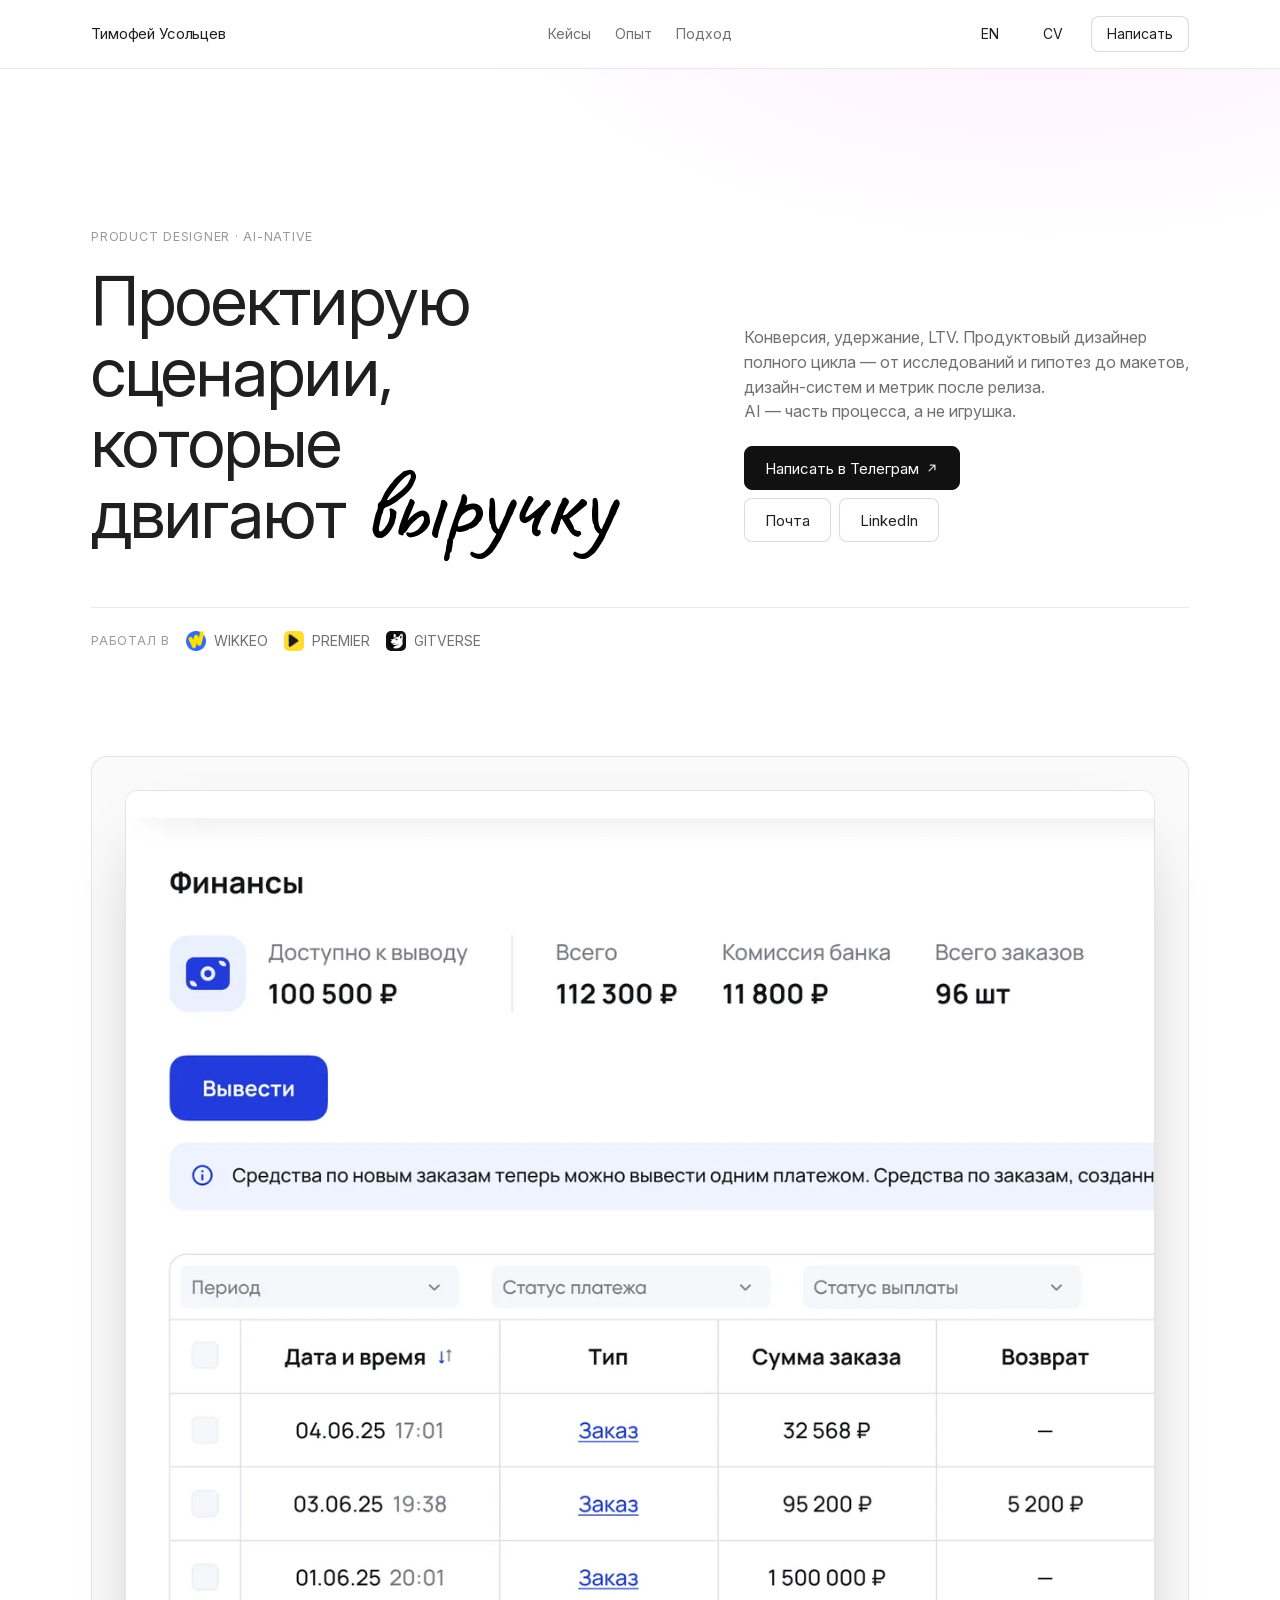
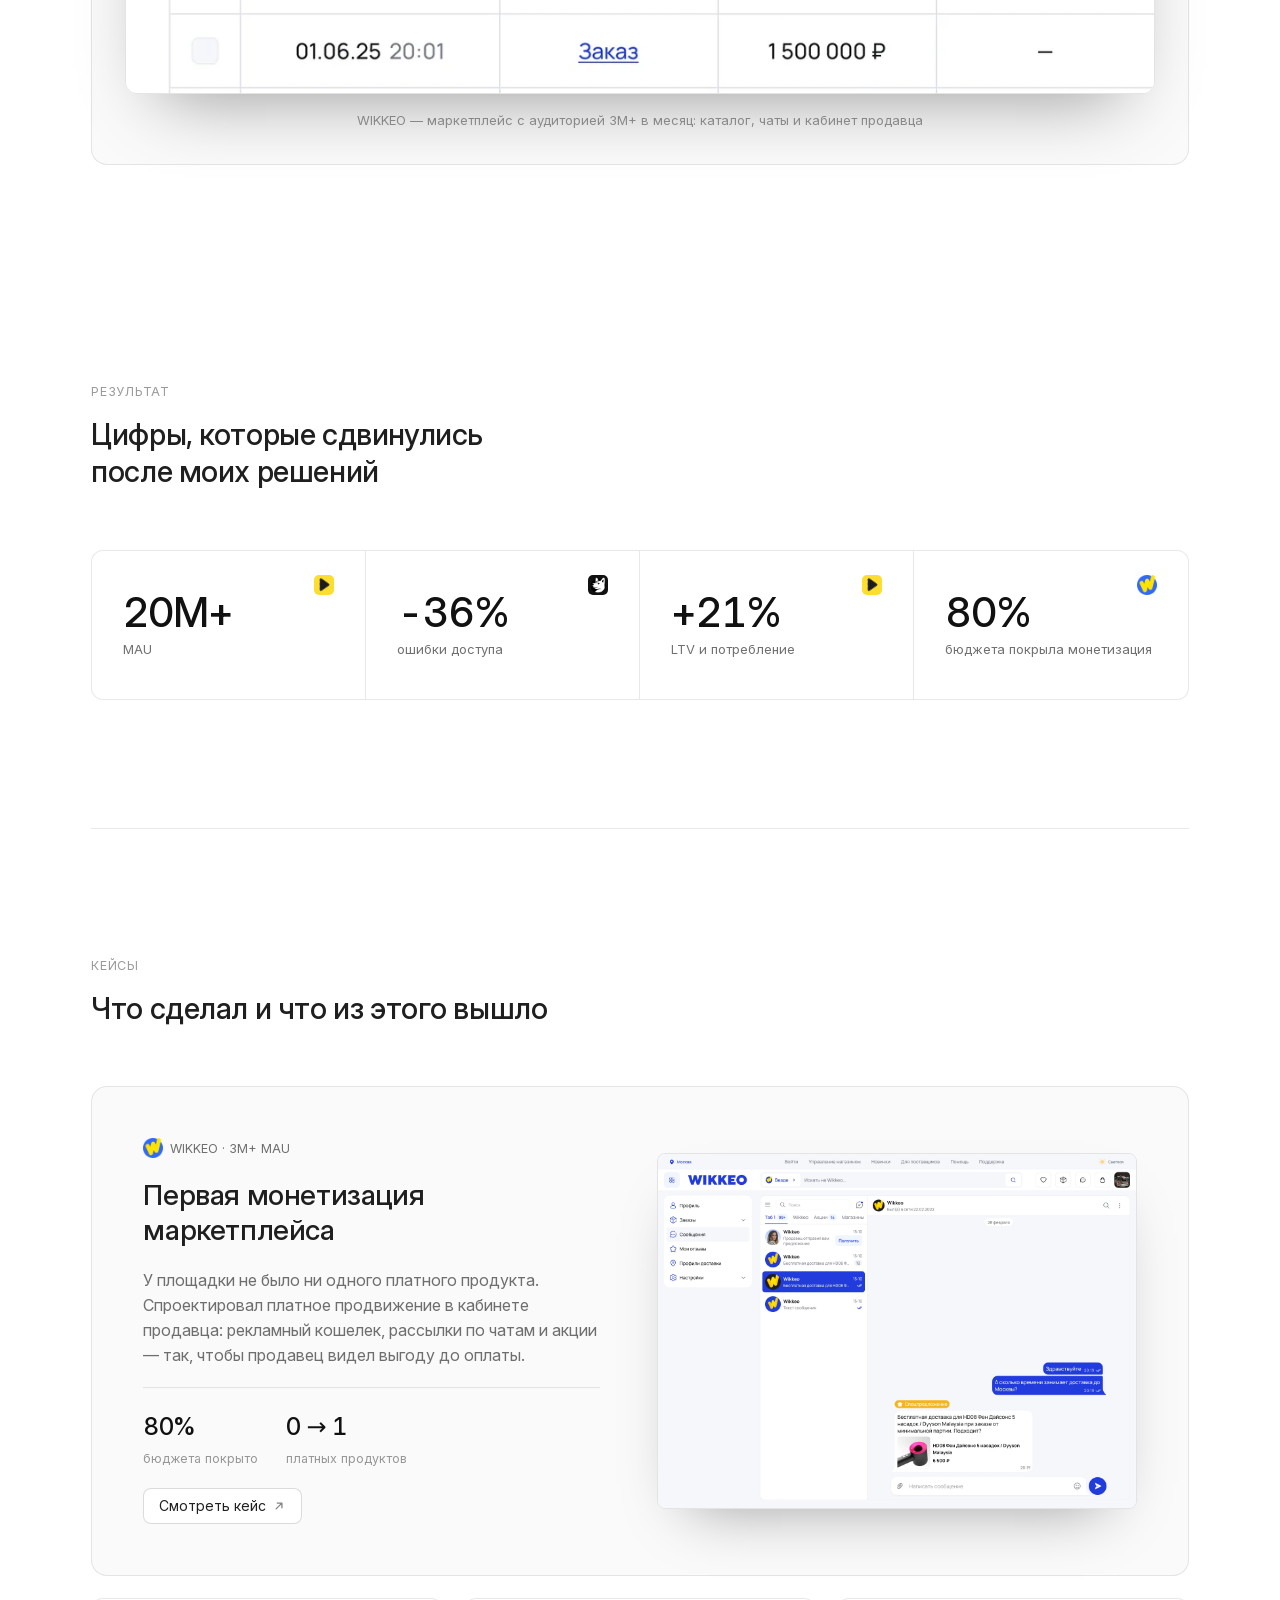
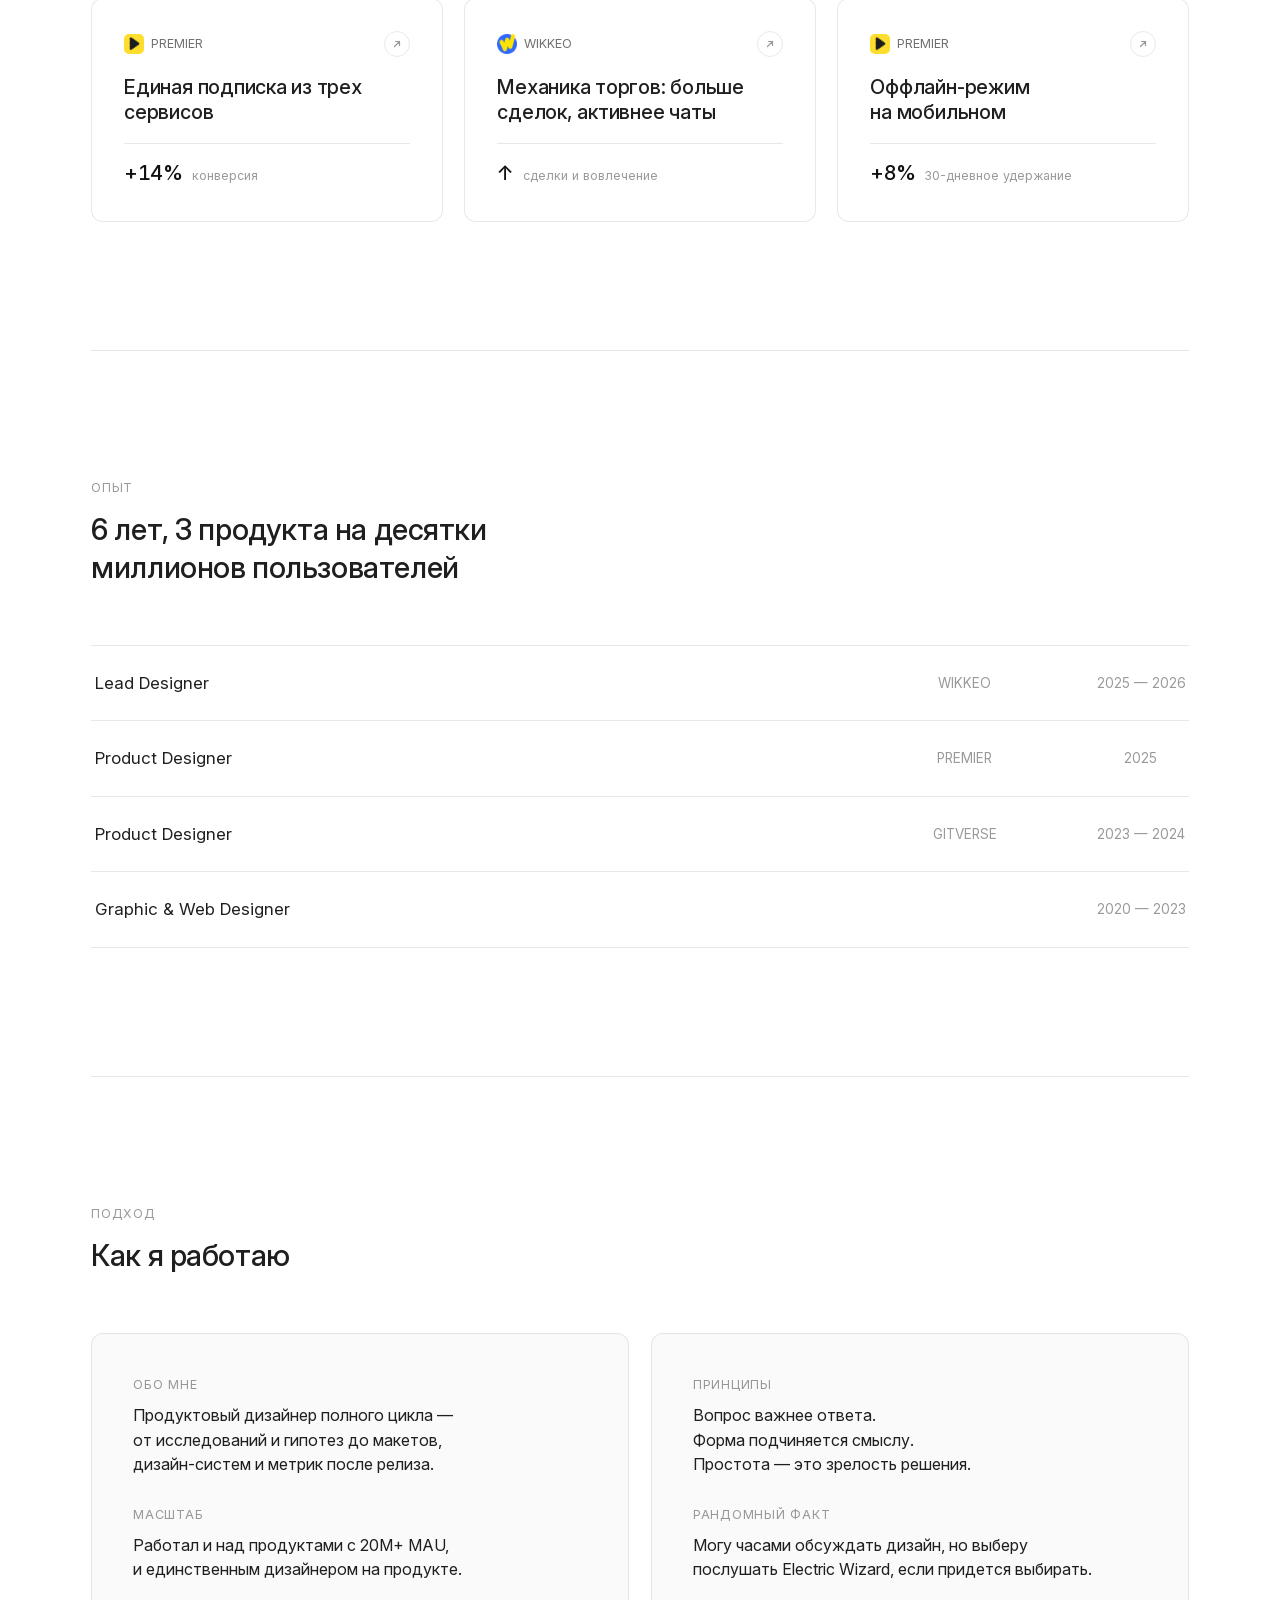
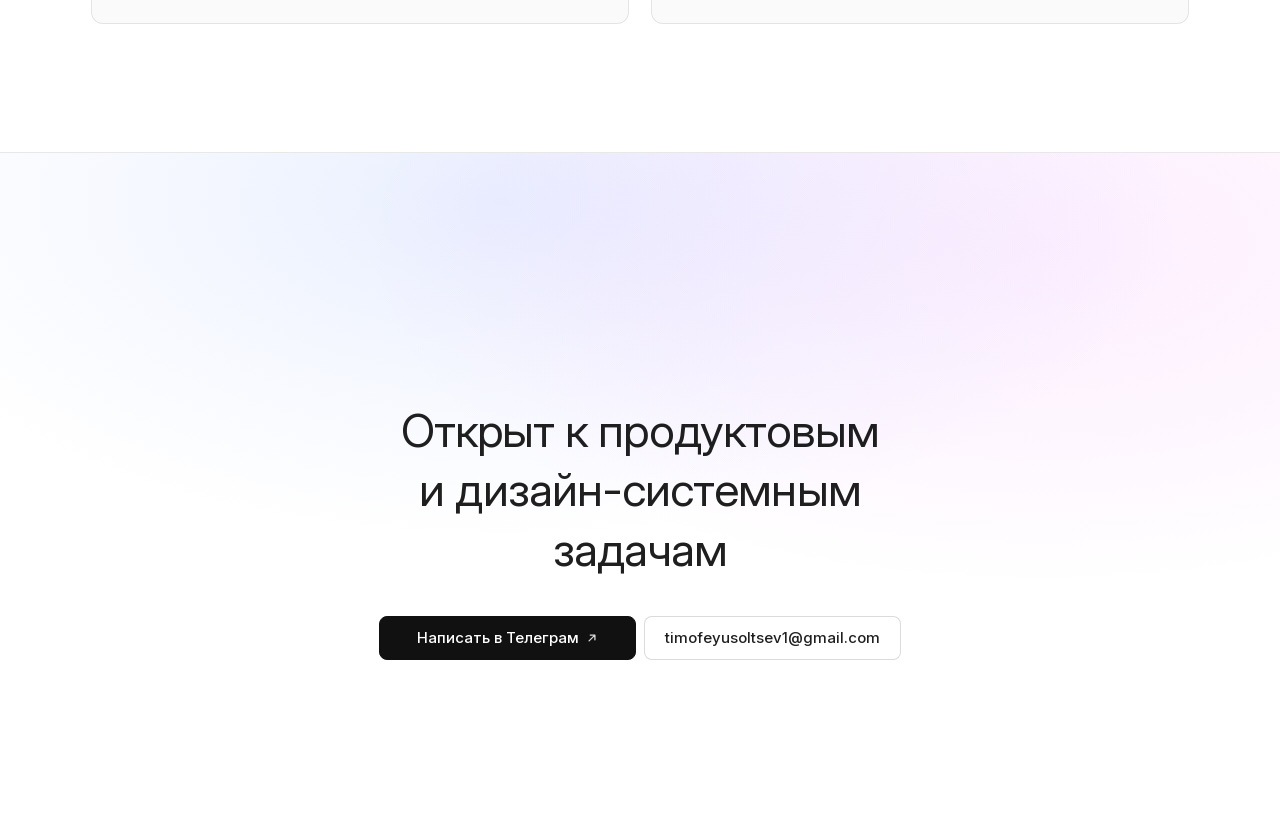
<file: index.html>
<!DOCTYPE html>
<html lang="ru" data-font="inter">
<head>
<meta charset="utf-8">
<meta name="viewport" content="width=device-width, initial-scale=1">
<title>Тимофей Усольцев</title>
<meta name="description" content="Продуктовый дизайнер полного цикла. PREMIER (20M+ MAU), WIKKEO, GITVERSE. Конверсия, удержание, LTV — от исследований и гипотез до макетов, дизайн-систем и метрик после релиза.">
<script>document.documentElement.classList.add('js')</script>

<meta property="og:type" content="profile">
<meta property="og:title" content="Проектирую сценарии, которые двигают выручку">
<meta property="og:description" content="20M+ MAU · LTV +21% · конверсия ×3 · отток −11%">
<meta property="og:locale" content="ru_RU">
<meta property="og:site_name" content="Продуктовый дизайнер">
<!-- Превью ссылки. Адрес абсолютный — он же меняется вместе с og:url
     при переезде на usoltsev.design. -->
<meta property="og:image" content="https://timofeyusoltsev.github.io/assets/og/og-home.png">
<meta property="og:image:width" content="1200">
<meta property="og:image:height" content="630">
<meta property="og:image:alt" content="Проектирую сценарии, которые двигают выручку. 20M+ MAU, LTV +21%, конверсия ×3, отток −11%">
<meta name="twitter:card" content="summary_large_image">

<link rel="canonical" href="https://timofeyusoltsev.github.io/">
<meta property="og:url" content="https://timofeyusoltsev.github.io/">
<link rel="alternate" hreflang="ru" href="https://timofeyusoltsev.github.io/">
<link rel="alternate" hreflang="en" href="https://timofeyusoltsev.github.io/en/">
<link rel="alternate" hreflang="x-default" href="https://timofeyusoltsev.github.io/en/">
<link rel="icon" href="/favicon-32.png" sizes="32x32" type="image/png">
<link rel="icon" href="/favicon-96.png" sizes="96x96" type="image/png">
<link rel="apple-touch-icon" href="/apple-touch-icon.png">
<link rel="preload" href="assets/fonts/inter-cyrillic.woff2" as="font" type="font/woff2" crossorigin>
<link rel="preload" href="assets/fonts/caveat-cyrillic.woff2" as="font" type="font/woff2" crossorigin>
<link rel="stylesheet" href="site.css?v=ed82edd1">
<!-- Figma capture bridge: loaded only when the page is opened with a
     #figmacapture=... hash, so the third-party script never ships to visitors. -->
<script>
if (location.hash.includes('figmacapture')) {
  const s = document.createElement('script');
  s.src = 'https://mcp.figma.com/mcp/html-to-design/capture.js';
  s.async = true;
  document.head.appendChild(s);
}
</script>
<!-- Разметка для поиска: помогает связать сайт с именем и профилями.
     Только проверяемые факты — ничего сверх того, что есть на странице. -->
<script type="application/ld+json">
{
  "@context": "https://schema.org",
  "@type": "Person",
  "name": "Тимофей Усольцев",
  "alternateName": "Timofey Usoltsev",
  "jobTitle": "Продуктовый дизайнер",
  "url": "https://timofeyusoltsev.github.io/",
  "sameAs": [
    "https://www.linkedin.com/in/timofey-usoltsev/",
    "https://t.me/norse_tm"
  ]
}
</script>
</head>
<body>

<!-- ═══ NAV ═══ -->
<nav class="nav">
  <div class="nav__in">
    <a class="nav__name" href="#top"><span class="nm-full">Тимофей Усольцев</span><span class="nm-short">Т. Усольцев</span></a>
    <div class="nav__links">
      <a href="#cases">Кейсы</a>
      <a href="#exp">Опыт</a>
      <a href="#approach">Подход</a>
    </div>
    <div class="nav__acts">
      <a class="btn btn--bare btn--lang" href="/en/" hreflang="en" lang="en" title="Переключить на английский">EN</a>
      <a class="btn btn--bare" href="https://drive.google.com/file/d/1oHrbRZ41Jqhdutdr8XZwaJY3U4UAe5Hu/view?usp=sharing" target="_blank" rel="noopener">CV</a>
      <a class="btn" href="https://t.me/norse_tm" target="_blank" rel="noopener">Написать</a>
    </div>
  </div>
</nav>

<main id="top">

  <!-- ═══ HERO ═══ -->
  <header class="hero">
    <div class="wrap hero__in rv">
      <div>
        <span class="eyebrow">Product Designer · AI-native</span>
        <h1>Проектирую<br>сценарии,<br>которые<br>двигают <span class="script">выручку</span></h1>
      </div>
      <div class="hero__side">
        <p class="t2 measure">Конверсия, удержание, LTV.<br class="mb"> Продуктовый дизайнер полного цикла —
        от исследований и гипотез до макетов, дизайн-систем и метрик после релиза.<br>
        AI — часть процесса, а не игрушка.</p>
        <div class="hero__acts">
          <a class="btn btn--primary btn--lg" href="https://t.me/norse_tm" target="_blank" rel="noopener">
            Написать в Телеграм
            <svg viewBox="0 0 24 24" fill="none" stroke="currentColor" stroke-width="2.2" stroke-linecap="round" stroke-linejoin="round" aria-hidden="true"><path d="M7 17 17 7M9 7h8v8"/></svg>
          </a>
          <div class="hero__acts__row">
            <a class="btn btn--lg" href="mailto:timofeyusoltsev1@gmail.com">Почта</a>
            <a class="btn btn--lg" href="https://www.linkedin.com/in/timofey-usoltsev/" target="_blank" rel="noopener">LinkedIn</a>
          </div>
        </div>
      </div>
    </div>

    <div class="wrap">
      <div class="at rv">
        <span class="eyebrow">Работал в</span>
        <a class="at__co" href="https://wikkeo.com" target="_blank" rel="noopener">
          <img class="mark mark--img" src="assets/logo-wikkeo.png" alt="" aria-hidden="true">WIKKEO
        </a>
        <a class="at__co" href="https://premier.one" target="_blank" rel="noopener">
          <span class="mark mark--pr" aria-hidden="true"><img src="assets/logo-premier.png" alt=""></span>PREMIER
        </a>
        <a class="at__co" href="https://dsworks.ru" target="_blank" rel="noopener">
          <span class="mark mark--plate" aria-hidden="true"><img src="assets/logo-gitverse.png" alt=""></span>GITVERSE
        </a>
      </div>

      <!-- Визуал ведет в кейс: у карточек кейсов ниже стрелка и переход,
           и блок с названием продукта обязан говорить на том же языке —
           иначе он читается как кейс, который почему-то не открывается. -->
      <figure class="showcase rv">
        <a class="showcase__shot" href="case-wikkeo-monetization.html">
          <picture>
            <!-- На телефоне страница целиком ужалась бы в 0.16 натуральной
                 величины. Отдаем кадр без сайдбара: заголовок, деньги,
                 действие и структура таблицы читаются. -->
            <source media="(max-width:700px)" srcset="assets/hero-wikkeo-m.webp"
                    width="1507" height="1324">
            <img src="assets/hero-wikkeo.webp" width="1920" height="1230"
                 alt="Кабинет продавца WIKKEO: раздел «Финансы» с балансом и выводом средств">
          </picture>
        </a>
        <figcaption>WIKKEO — маркетплейс с аудиторией 3M+ в месяц: каталог, чаты и кабинет продавца</figcaption>
      </figure>
    </div>
  </header>

  <!-- ═══ METRICS ═══ -->
  <section class="sec wrap">
    <div class="sec__head rv">
      <span class="eyebrow">Результат</span>
      <h2>Цифры, которые сдвинулись<br>после моих решений</h2>
    </div>
    <div class="stats rv">
      <div><b>20M+</b><span>MAU</span>
        <span class="mark mark--pr" aria-hidden="true"><img src="assets/logo-premier.png" alt=""></span></div>
      <div><b>-36%</b><span>ошибки доступа</span>
        <span class="mark mark--plate" aria-hidden="true"><img src="assets/logo-gitverse.png" alt=""></span></div>
      <div><b>+21%</b><span>LTV и потребление</span>
        <span class="mark mark--pr" aria-hidden="true"><img src="assets/logo-premier.png" alt=""></span></div>
      <div><b>80%</b><span>бюджета покрыла монетизация</span>
        <img class="mark mark--img" src="assets/logo-wikkeo.png" alt="" aria-hidden="true"></div>
    </div>
  </section>

  <!-- ═══ CASES ═══ -->
  <section class="sec sec--line wrap" id="cases">
    <div class="sec__head rv">
      <span class="eyebrow">Кейсы</span>
      <h2>Что сделал и что из этого вышло</h2>
    </div>

    <article class="feature rv">
      <div class="feature__body">
        <span class="case__co"><img class="mark mark--img" src="assets/logo-wikkeo.png" alt="" aria-hidden="true">WIKKEO · 3M+ MAU</span>
        <h3 class="feature__ttl">Первая монетизация маркетплейса</h3>
        <p class="t2">У площадки не было ни одного платного продукта. Спроектировал платное
        продвижение в кабинете продавца: рекламный кошелек, рассылки по чатам и акции —
        так, чтобы продавец видел выгоду до оплаты.</p>
        <div class="feature__stats">
          <div><b>80%</b><span>бюджета покрыто</span></div>
          <div><b>0 → 1</b><span>платных продуктов</span></div>
        </div>
        <a class="btn" href="case-wikkeo-monetization.html" style="align-self:flex-start">
          Смотреть кейс
          <svg viewBox="0 0 24 24" fill="none" stroke="currentColor" stroke-width="2.2" stroke-linecap="round" stroke-linejoin="round" aria-hidden="true"><path d="M7 17 17 7M9 7h8v8"/></svg>
        </a>
      </div>
      <div class="feature__media">
        <img src="assets/wikkeo-cabinet.webp" width="728" height="540"
             alt="Кабинет продавца WIKKEO: раздел продвижения с рассылкой по чатам">
      </div>
    </article>

    <div class="cases stg">
      <a class="case" href="case-premier-subscription.html">
        <div class="case__top">
          <span class="case__co"><span class="mark mark--pr" aria-hidden="true"><img src="assets/logo-premier.png" alt=""></span>PREMIER</span>
          <span class="case__go" aria-hidden="true"><svg viewBox="0 0 24 24" fill="none" stroke="currentColor" stroke-width="2.4" stroke-linecap="round" stroke-linejoin="round"><path d="M7 17 17 7M9 7h8v8"/></svg></span>
        </div>
        <h3 class="case__ttl">Единая подписка из трех сервисов</h3>
        <div class="case__foot"><b>+14%</b><span>конверсия</span></div>
      </a>

      <a class="case" href="case-wikkeo-bargaining.html">
        <div class="case__top">
          <span class="case__co"><img class="mark mark--img" src="assets/logo-wikkeo.png" alt="" aria-hidden="true">WIKKEO</span>
          <span class="case__go" aria-hidden="true"><svg viewBox="0 0 24 24" fill="none" stroke="currentColor" stroke-width="2.4" stroke-linecap="round" stroke-linejoin="round"><path d="M7 17 17 7M9 7h8v8"/></svg></span>
        </div>
        <h3 class="case__ttl">Механика торгов: больше сделок, активнее чаты</h3>
        <div class="case__foot"><b>↑</b><span>сделки и вовлечение</span></div>
      </a>

      <a class="case" href="case-premier-offline.html">
        <div class="case__top">
          <span class="case__co"><span class="mark mark--pr" aria-hidden="true"><img src="assets/logo-premier.png" alt=""></span>PREMIER</span>
          <span class="case__go" aria-hidden="true"><svg viewBox="0 0 24 24" fill="none" stroke="currentColor" stroke-width="2.4" stroke-linecap="round" stroke-linejoin="round"><path d="M7 17 17 7M9 7h8v8"/></svg></span>
        </div>
        <h3 class="case__ttl">Оффлайн-режим на мобильном</h3>
        <div class="case__foot"><b>+8%</b><span>30-дневное удержание</span></div>
      </a>
    </div>
  </section>

  <!-- ═══ EXPERIENCE ═══ -->
  <section class="sec sec--line wrap" id="exp">
    <div class="sec__head rv">
      <span class="eyebrow">Опыт</span>
      <h2>6 лет, 3 продукта на десятки миллионов пользователей</h2>
    </div>
    <ul class="exp stg">
      <li>
        <span class="role">Lead Designer</span>
        <span class="exp__meta"><span class="place">WIKKEO</span><span class="yr">2025 — 2026</span></span>
      </li>
      <li>
        <span class="role">Product Designer</span>
        <span class="exp__meta"><span class="place">PREMIER</span><span class="yr">2025</span></span>
      </li>
      <li>
        <span class="role">Product Designer</span>
        <span class="exp__meta"><span class="place">GITVERSE</span><span class="yr">2023 — 2024</span></span>
      </li>
      <li>
        <span class="role">Graphic &amp; Web Designer</span>
        <span class="exp__meta"><span class="yr">2020 — 2023</span></span>
      </li>
    </ul>
  </section>

  <!-- ═══ APPROACH ═══ -->
  <section class="sec sec--line wrap" id="approach">
    <div class="sec__head rv">
      <span class="eyebrow">Подход</span>
      <h2>Как я работаю</h2>
    </div>

    <div class="duo stg">
      <div class="panel">
        <div class="panel__grp">
          <span class="eyebrow">Обо мне</span>
          <p>Продуктовый дизайнер полного цикла — <br class="nb">от исследований и гипотез до макетов, <br class="nb">дизайн-систем и метрик после релиза.</p>
        </div>
        <div class="panel__grp">
          <span class="eyebrow">Масштаб</span>
          <p>Работал и над продуктами с 20M+ MAU, <br class="nb">и единственным дизайнером на продукте.</p>
        </div>
      </div>

      <div class="panel">
        <div class="panel__grp">
          <span class="eyebrow">Принципы</span>
          <p>Вопрос важнее ответа.<br>Форма подчиняется смыслу.<br>Простота — это зрелость решения.</p>
        </div>
        <div class="panel__grp">
          <span class="eyebrow">Рандомный факт</span>
          <p>Могу часами обсуждать дизайн, но выберу <br class="nb">послушать Electric Wizard, если придется выбирать.</p>
        </div>
      </div>
    </div>
  </section>

  <!-- ═══ CTA ═══ -->
  <section class="ctaband" id="contact">
    <div class="wrap">
      <div class="cta rv">
        <h2>Открыт к продуктовым<br>и дизайн-системным<br>задачам</h2>
        <div class="hero__acts" style="justify-content:center">
          <a class="btn btn--primary btn--lg" href="https://t.me/norse_tm" target="_blank" rel="noopener">
            Написать в Телеграм
            <svg viewBox="0 0 24 24" fill="none" stroke="currentColor" stroke-width="2.2" stroke-linecap="round" stroke-linejoin="round" aria-hidden="true"><path d="M7 17 17 7M9 7h8v8"/></svg>
          </a>
          <a class="btn btn--lg" href="mailto:timofeyusoltsev1@gmail.com">timofeyusoltsev1@gmail.com</a>
        </div>
      </div>
    </div>
  </section>

  <div class="wrap">
    <footer class="foot">
      <span>© 2026 Тимофей Усольцев</span>
      <span>Сделано руками</span>
    </footer>
  </div>

</main>

<script src="site.js?v=440fd595" defer></script>
</body>
</html>
</file>
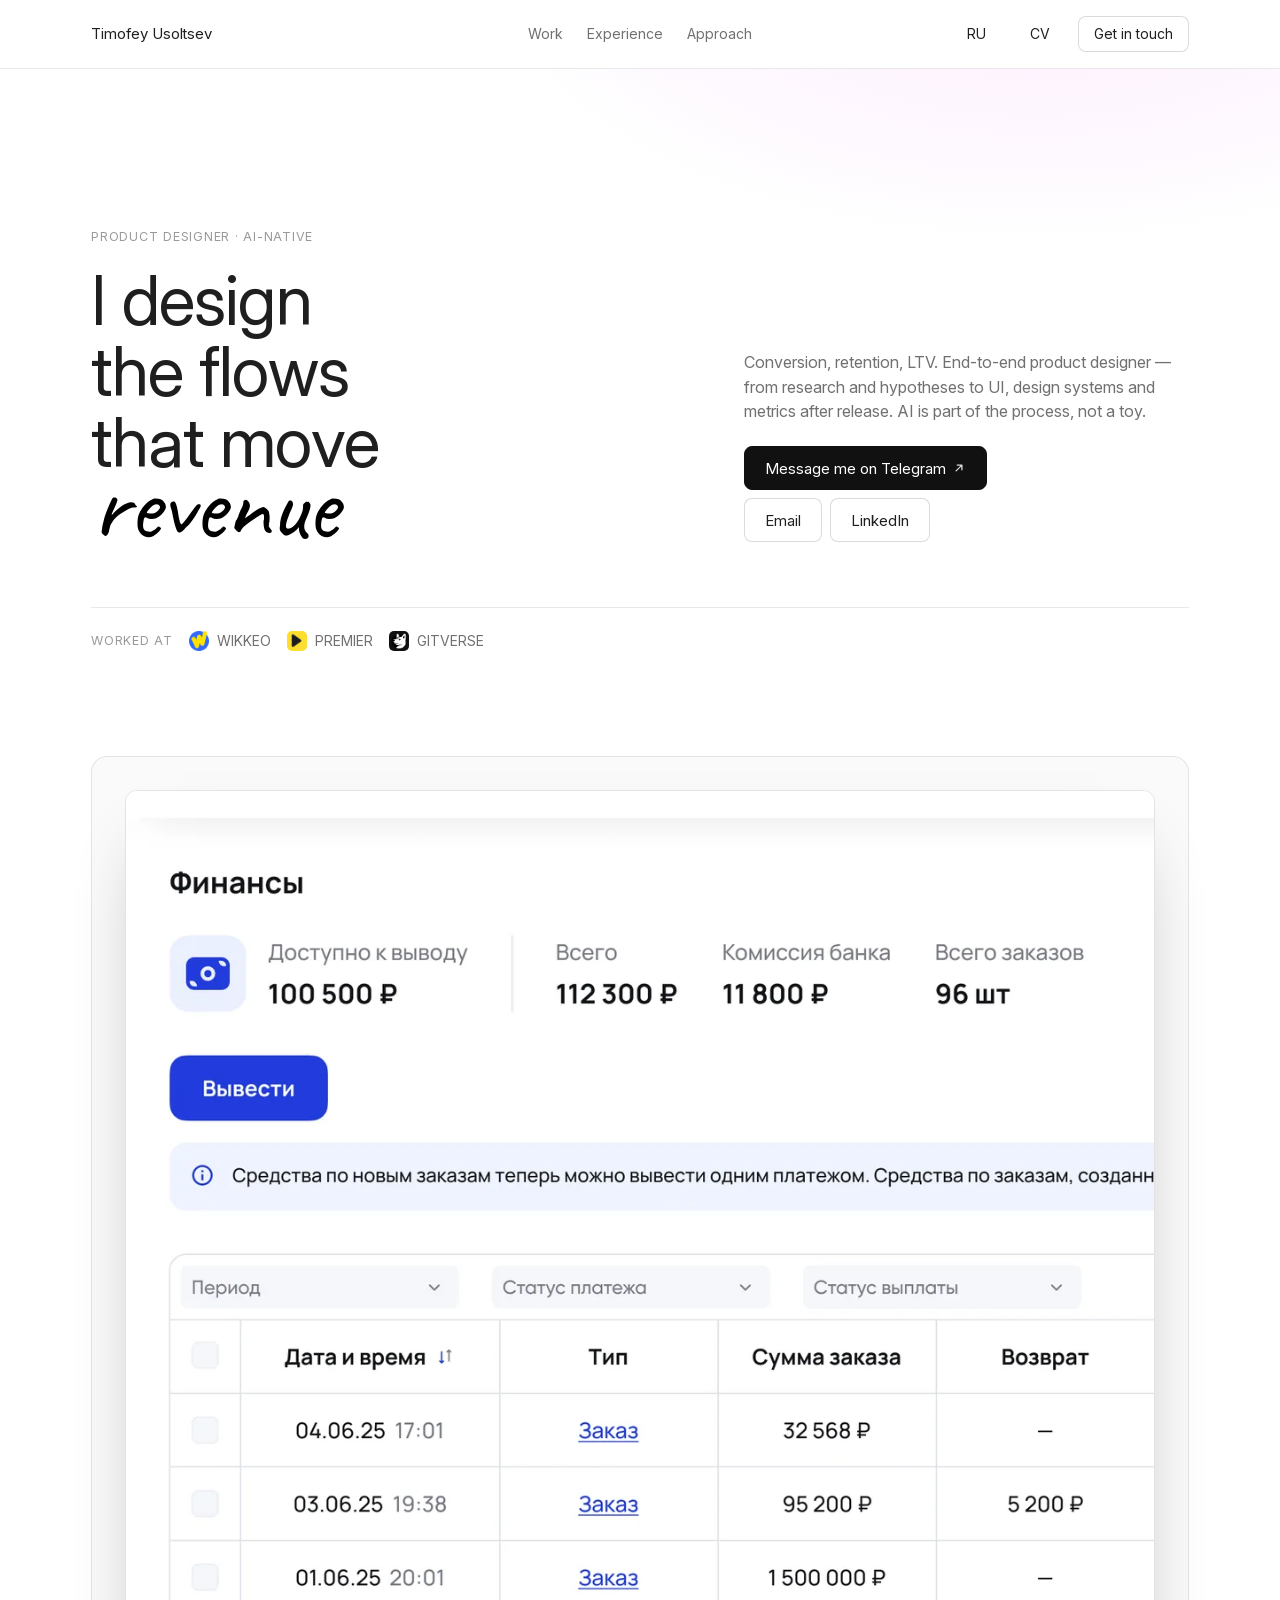
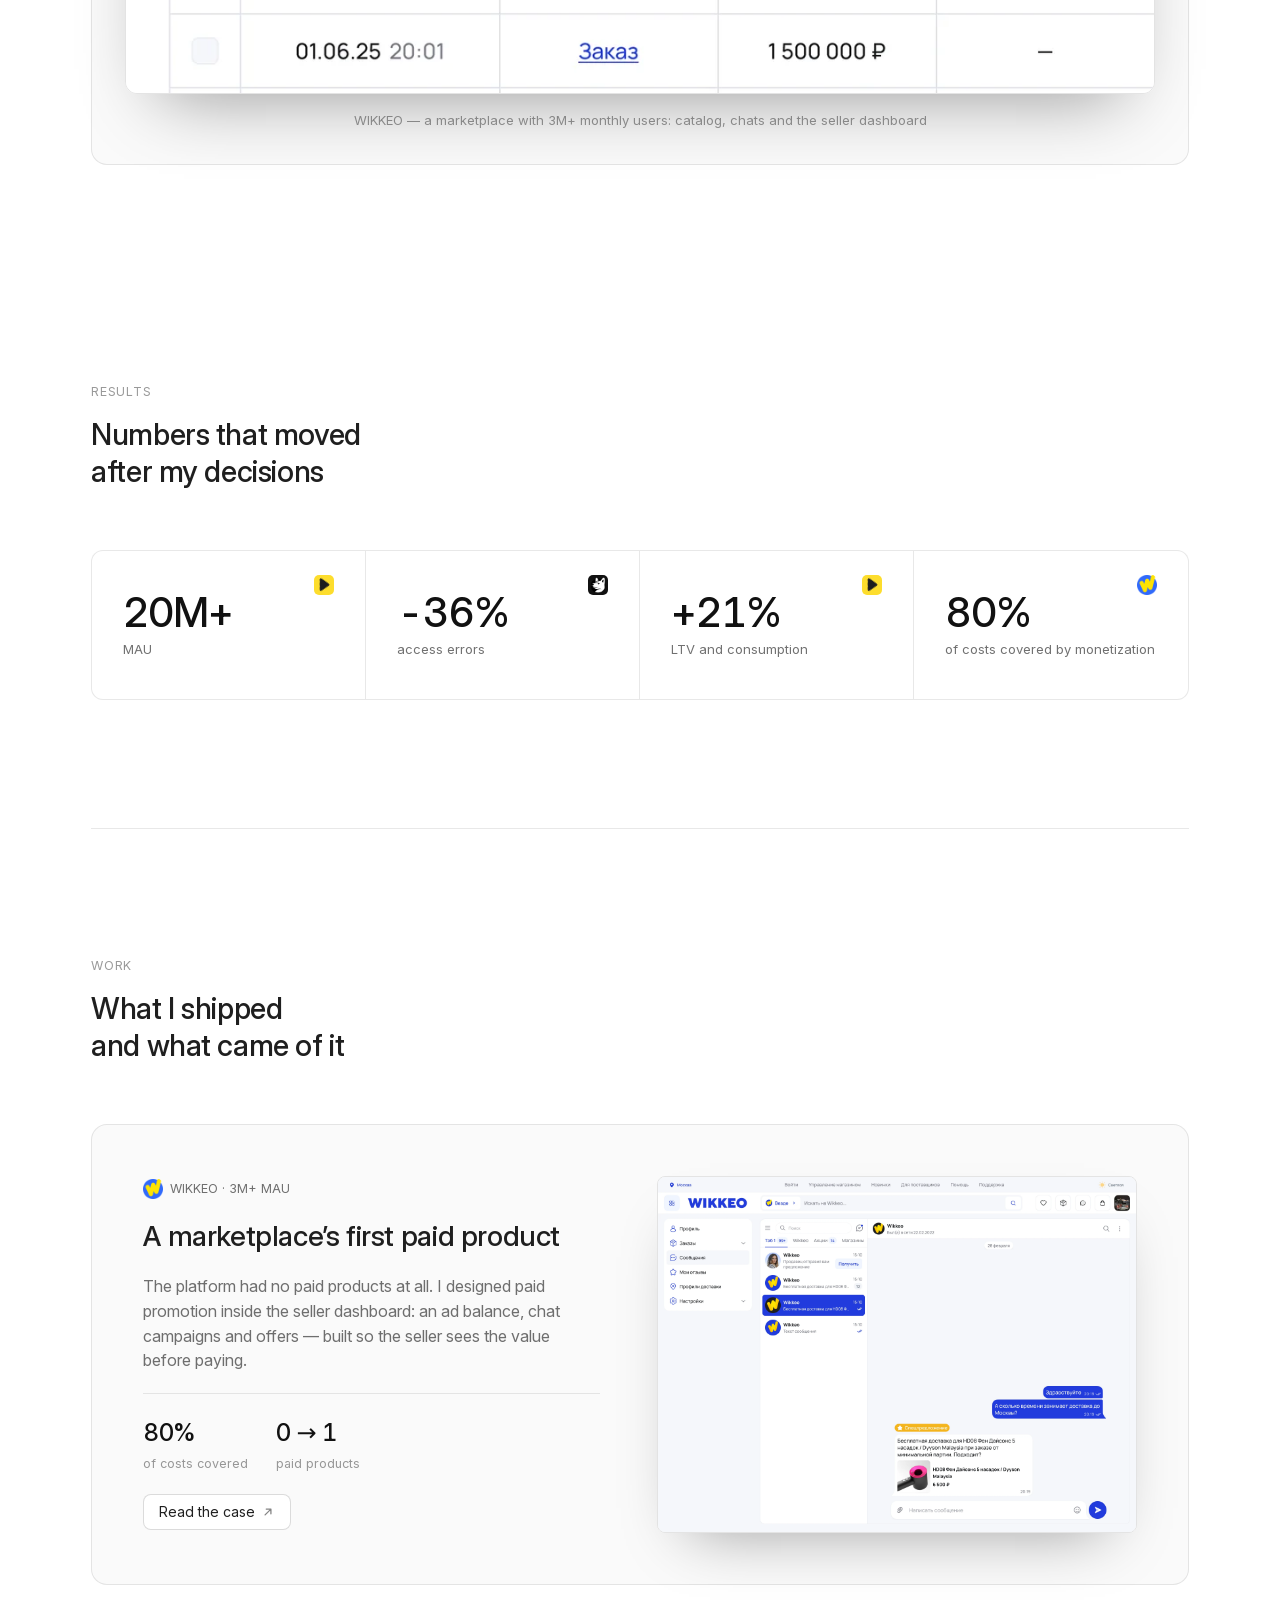
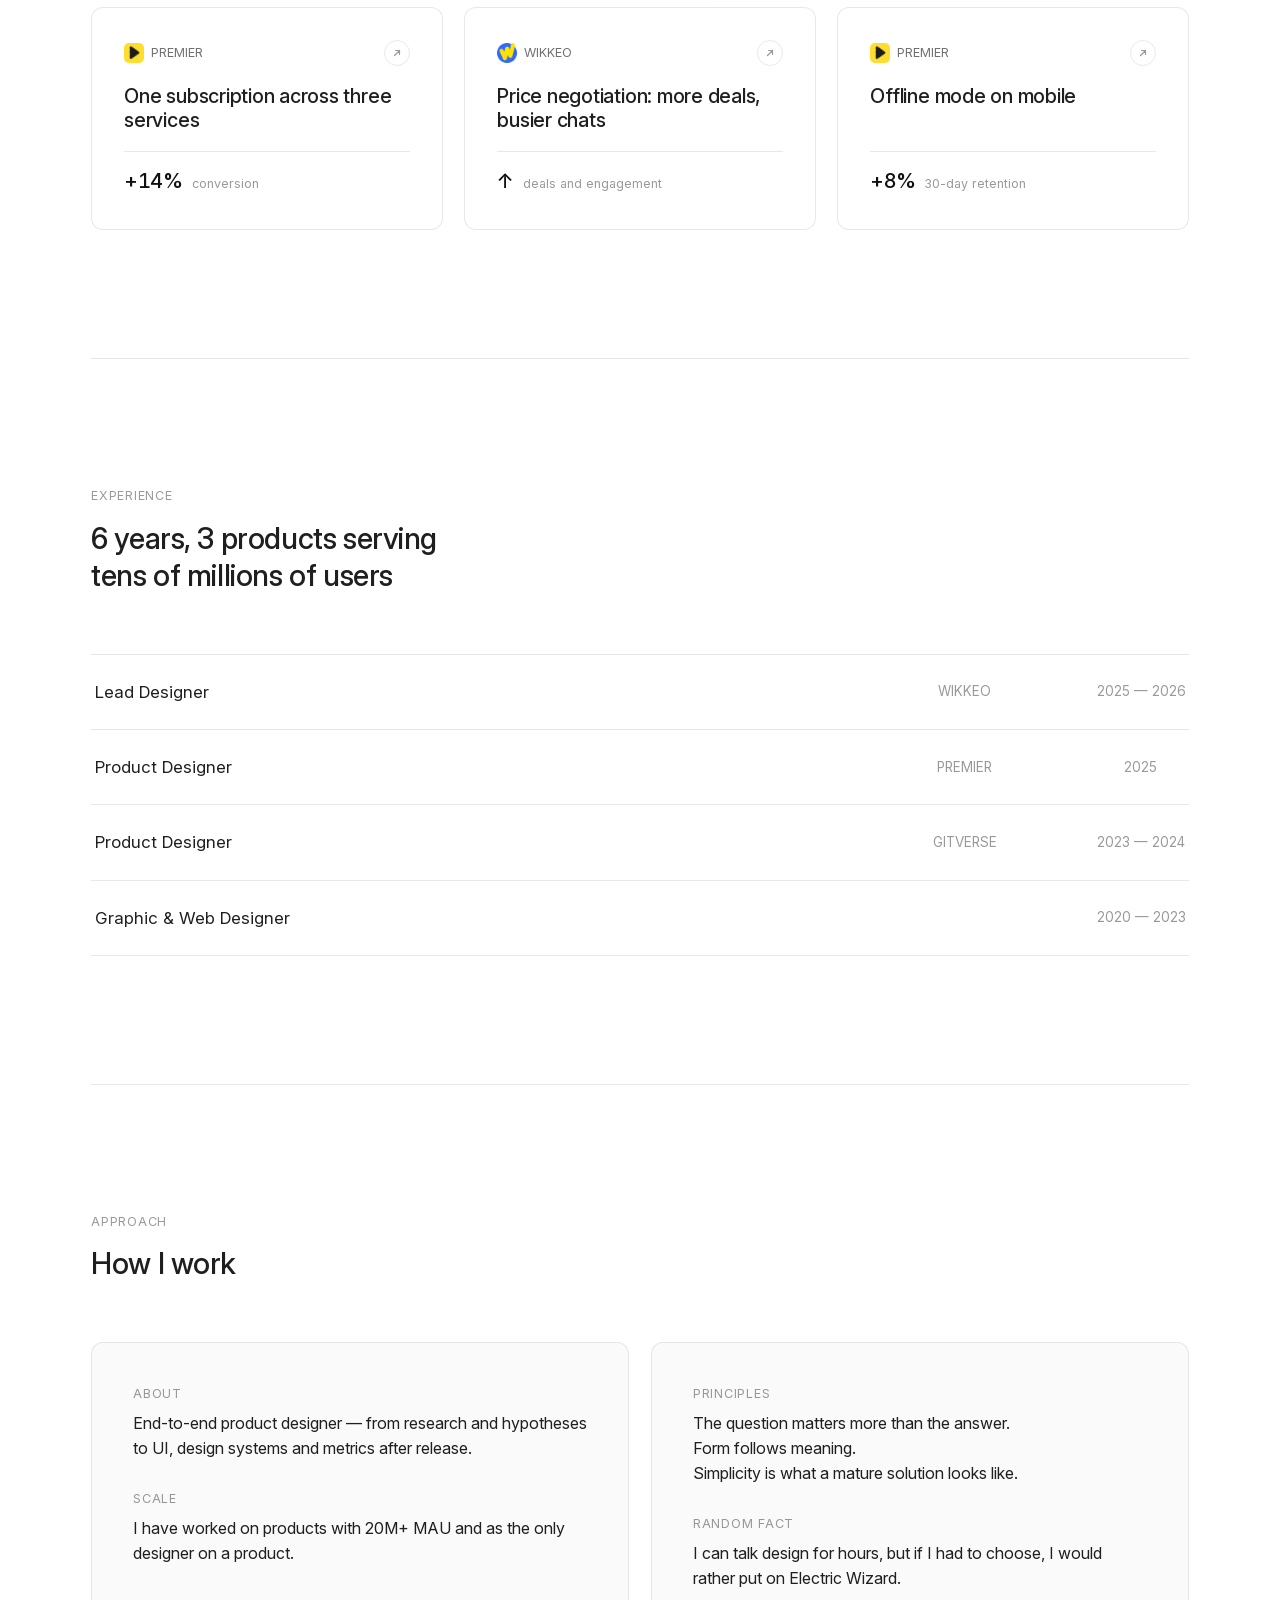
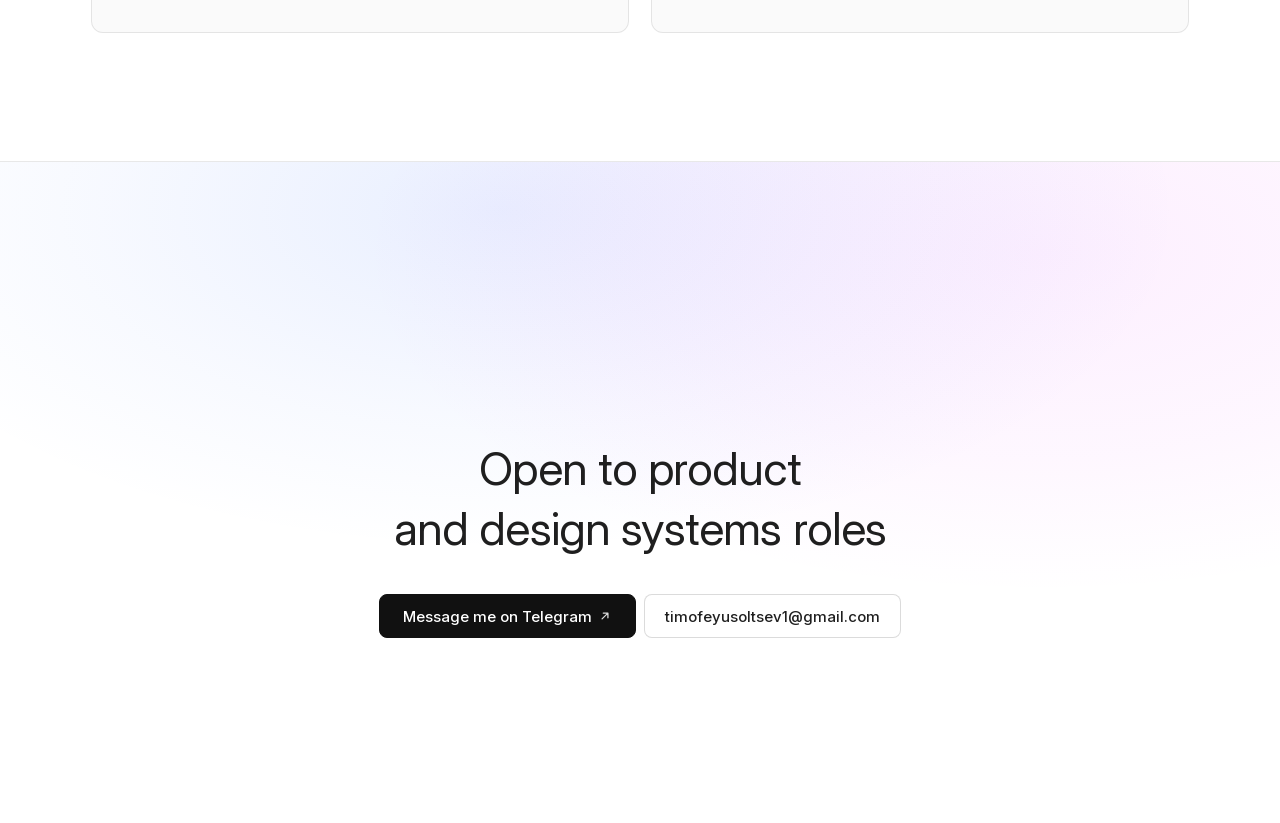
<file: en/index.html>
<!DOCTYPE html>
<html lang="en" data-font="inter">
<head>
<meta charset="utf-8">
<meta name="viewport" content="width=device-width, initial-scale=1">
<title>Timofey Usoltsev</title>
<meta name="description" content="End-to-end product designer. PREMIER (20M+ MAU), WIKKEO, GITVERSE. Conversion, retention, LTV — from research and hypotheses to UI, design systems and metrics after release.">
<script>document.documentElement.classList.add('js')</script>

<meta property="og:type" content="profile">
<meta property="og:title" content="I design the flows that move revenue">
<meta property="og:description" content="20M+ MAU · LTV +21% · conversion ×3 · churn −11%">
<meta property="og:locale" content="en_US">
<meta property="og:site_name" content="Product Designer">
<!-- Превью ссылки. Адрес абсолютный — он же меняется вместе с og:url
     при переезде на usoltsev.design. -->
<meta property="og:image" content="https://timofeyusoltsev.github.io/assets/og/og-home-en.png">
<meta property="og:image:width" content="1200">
<meta property="og:image:height" content="630">
<meta property="og:image:alt" content="I design the flows that move revenue. 20M+ MAU, LTV +21%, conversion x3, churn -11%">
<meta name="twitter:card" content="summary_large_image">

<link rel="canonical" href="https://timofeyusoltsev.github.io/en/">
<meta property="og:url" content="https://timofeyusoltsev.github.io/en/">
<link rel="alternate" hreflang="ru" href="https://timofeyusoltsev.github.io/">
<link rel="alternate" hreflang="en" href="https://timofeyusoltsev.github.io/en/">
<link rel="alternate" hreflang="x-default" href="https://timofeyusoltsev.github.io/en/">
<link rel="icon" href="/favicon-32.png" sizes="32x32" type="image/png">
<link rel="icon" href="/favicon-96.png" sizes="96x96" type="image/png">
<link rel="apple-touch-icon" href="/apple-touch-icon.png">
<link rel="preload" href="/assets/fonts/inter-latin.woff2" as="font" type="font/woff2" crossorigin>
<link rel="preload" href="/assets/fonts/caveat-latin.woff2" as="font" type="font/woff2" crossorigin>
<link rel="stylesheet" href="/site.css?v=ed82edd1">
<!-- Figma capture bridge: loaded only when the page is opened with a
     #figmacapture=... hash, so the third-party script never ships to visitors. -->
<script>
if (location.hash.includes('figmacapture')) {
  const s = document.createElement('script');
  s.src = 'https://mcp.figma.com/mcp/html-to-design/capture.js';
  s.async = true;
  document.head.appendChild(s);
}
</script>
<!-- Разметка для поиска: помогает связать сайт с именем и профилями.
     Только проверяемые факты — ничего сверх того, что есть на странице. -->
<script type="application/ld+json">
{
  "@context": "https://schema.org",
  "@type": "Person",
  "name": "Timofey Usoltsev",
  "alternateName": "Тимофей Усольцев",
  "jobTitle": "Product Designer",
  "url": "https://timofeyusoltsev.github.io/en/",
  "sameAs": [
    "https://www.linkedin.com/in/timofey-usoltsev/",
    "https://t.me/norse_tm"
  ]
}
</script>
</head>
<body>

<!-- ═══ NAV ═══ -->
<nav class="nav">
  <div class="nav__in">
    <a class="nav__name" href="#top"><span class="nm-full">Timofey Usoltsev</span><span class="nm-short">T. Usoltsev</span></a>
    <div class="nav__links">
      <a href="#cases">Work</a>
      <a href="#exp">Experience</a>
      <a href="#approach">Approach</a>
    </div>
    <div class="nav__acts">
      <a class="btn btn--bare btn--lang" href="/" hreflang="ru" lang="ru" title="Switch to Russian">RU</a>
      <a class="btn btn--bare" href="https://drive.google.com/file/d/1Va3g7VDwjTGnI2e7ANqRNPqAumtL66ml/view?usp=sharing" target="_blank" rel="noopener">CV</a>
      <a class="btn" href="https://t.me/norse_tm" target="_blank" rel="noopener">Get in touch</a>
    </div>
  </div>
</nav>

<main id="top">

  <!-- ═══ HERO ═══ -->
  <header class="hero">
    <div class="wrap hero__in rv">
      <div>
        <span class="eyebrow">Product Designer · AI-native</span>
        <h1>I design<br>the flows<br>that move<br><span class="script">revenue</span></h1>
      </div>
      <div class="hero__side">
        <p class="t2 measure">Conversion, retention, LTV. End-to-end product designer — from research and hypotheses to UI, design systems and metrics after release. AI is part of the process, not a toy.</p>
        <div class="hero__acts">
          <a class="btn btn--primary btn--lg" href="https://t.me/norse_tm" target="_blank" rel="noopener">
            Message me on Telegram
            <svg viewBox="0 0 24 24" fill="none" stroke="currentColor" stroke-width="2.2" stroke-linecap="round" stroke-linejoin="round" aria-hidden="true"><path d="M7 17 17 7M9 7h8v8"/></svg>
          </a>
          <div class="hero__acts__row">
            <a class="btn btn--lg" href="mailto:timofeyusoltsev1@gmail.com">Email</a>
            <a class="btn btn--lg" href="https://www.linkedin.com/in/timofey-usoltsev/" target="_blank" rel="noopener">LinkedIn</a>
          </div>
        </div>
      </div>
    </div>

    <div class="wrap">
      <div class="at rv">
        <span class="eyebrow">Worked at</span>
        <a class="at__co" href="https://wikkeo.com" target="_blank" rel="noopener">
          <img class="mark mark--img" src="/assets/logo-wikkeo.png" alt="" aria-hidden="true">WIKKEO
        </a>
        <a class="at__co" href="https://premier.one" target="_blank" rel="noopener">
          <span class="mark mark--pr" aria-hidden="true"><img src="/assets/logo-premier.png" alt=""></span>PREMIER
        </a>
        <a class="at__co" href="https://dsworks.ru" target="_blank" rel="noopener">
          <span class="mark mark--plate" aria-hidden="true"><img src="/assets/logo-gitverse.png" alt=""></span>GITVERSE
        </a>
      </div>

      <!-- Визуал ведет в кейс: у карточек кейсов ниже стрелка и переход,
           и блок с названием продукта обязан говорить на том же языке —
           иначе он читается как кейс, который почему-то не открывается. -->
      <figure class="showcase rv">
        <a class="showcase__shot" href="case-wikkeo-monetization.html">
          <picture>
            <!-- На телефоне страница целиком ужалась бы в 0.16 натуральной
                 величины. Отдаем кадр без сайдбара: заголовок, деньги,
                 действие и структура таблицы читаются. -->
            <source media="(max-width:700px)" srcset="/assets/hero-wikkeo-m.webp"
                    width="1507" height="1324">
            <img src="/assets/hero-wikkeo.webp" width="1920" height="1230"
                 alt="WIKKEO seller dashboard: the Finance section with balance and payouts">
          </picture>
        </a>
        <figcaption>WIKKEO — a marketplace with 3M+ monthly users: catalog, chats and the seller dashboard</figcaption>
      </figure>
    </div>
  </header>

  <!-- ═══ METRICS ═══ -->
  <section class="sec wrap">
    <div class="sec__head rv">
      <span class="eyebrow">Results</span>
      <h2>Numbers that moved<br>after my decisions</h2>
    </div>
    <div class="stats rv">
      <div><b>20M+</b><span>MAU</span>
        <span class="mark mark--pr" aria-hidden="true"><img src="/assets/logo-premier.png" alt=""></span></div>
      <div><b>-36%</b><span>access errors</span>
        <span class="mark mark--plate" aria-hidden="true"><img src="/assets/logo-gitverse.png" alt=""></span></div>
      <div><b>+21%</b><span>LTV and consumption</span>
        <span class="mark mark--pr" aria-hidden="true"><img src="/assets/logo-premier.png" alt=""></span></div>
      <div><b>80%</b><span>of costs covered by monetization</span>
        <img class="mark mark--img" src="/assets/logo-wikkeo.png" alt="" aria-hidden="true"></div>
    </div>
  </section>

  <!-- ═══ CASES ═══ -->
  <section class="sec sec--line wrap" id="cases">
    <div class="sec__head rv">
      <span class="eyebrow">Work</span>
      <h2>What I shipped<br>and what came of it</h2>
    </div>

    <article class="feature rv">
      <div class="feature__body">
        <span class="case__co"><img class="mark mark--img" src="/assets/logo-wikkeo.png" alt="" aria-hidden="true">WIKKEO · 3M+ MAU</span>
        <h3 class="feature__ttl">A marketplace’s first paid product</h3>
        <p class="t2">The platform had no paid products at all. I designed paid promotion inside the seller dashboard: an ad balance, chat campaigns and offers — built so the seller sees the value before paying.</p>
        <div class="feature__stats">
          <div><b>80%</b><span>of costs covered</span></div>
          <div><b>0 → 1</b><span>paid products</span></div>
        </div>
        <a class="btn" href="case-wikkeo-monetization.html" style="align-self:flex-start">
          Read the case
          <svg viewBox="0 0 24 24" fill="none" stroke="currentColor" stroke-width="2.2" stroke-linecap="round" stroke-linejoin="round" aria-hidden="true"><path d="M7 17 17 7M9 7h8v8"/></svg>
        </a>
      </div>
      <div class="feature__media">
        <img src="/assets/wikkeo-cabinet.webp" width="728" height="540"
             alt="WIKKEO seller dashboard: the promotion section with chat campaigns">
      </div>
    </article>

    <div class="cases stg">
      <a class="case" href="case-premier-subscription.html">
        <div class="case__top">
          <span class="case__co"><span class="mark mark--pr" aria-hidden="true"><img src="/assets/logo-premier.png" alt=""></span>PREMIER</span>
          <span class="case__go" aria-hidden="true"><svg viewBox="0 0 24 24" fill="none" stroke="currentColor" stroke-width="2.4" stroke-linecap="round" stroke-linejoin="round"><path d="M7 17 17 7M9 7h8v8"/></svg></span>
        </div>
        <h3 class="case__ttl">One subscription across three services</h3>
        <div class="case__foot"><b>+14%</b><span>conversion</span></div>
      </a>

      <a class="case" href="case-wikkeo-bargaining.html">
        <div class="case__top">
          <span class="case__co"><img class="mark mark--img" src="/assets/logo-wikkeo.png" alt="" aria-hidden="true">WIKKEO</span>
          <span class="case__go" aria-hidden="true"><svg viewBox="0 0 24 24" fill="none" stroke="currentColor" stroke-width="2.4" stroke-linecap="round" stroke-linejoin="round"><path d="M7 17 17 7M9 7h8v8"/></svg></span>
        </div>
        <h3 class="case__ttl">Price negotiation: more deals, busier chats</h3>
        <div class="case__foot"><b>↑</b><span>deals and engagement</span></div>
      </a>

      <a class="case" href="case-premier-offline.html">
        <div class="case__top">
          <span class="case__co"><span class="mark mark--pr" aria-hidden="true"><img src="/assets/logo-premier.png" alt=""></span>PREMIER</span>
          <span class="case__go" aria-hidden="true"><svg viewBox="0 0 24 24" fill="none" stroke="currentColor" stroke-width="2.4" stroke-linecap="round" stroke-linejoin="round"><path d="M7 17 17 7M9 7h8v8"/></svg></span>
        </div>
        <h3 class="case__ttl">Offline mode on mobile</h3>
        <div class="case__foot"><b>+8%</b><span>30-day retention</span></div>
      </a>
    </div>
  </section>

  <!-- ═══ EXPERIENCE ═══ -->
  <section class="sec sec--line wrap" id="exp">
    <div class="sec__head rv">
      <span class="eyebrow">Experience</span>
      <h2>6 years, 3 products serving<br>tens of millions of users</h2>
    </div>
    <ul class="exp stg">
      <li>
        <span class="role">Lead Designer</span>
        <span class="exp__meta"><span class="place">WIKKEO</span><span class="yr">2025 — 2026</span></span>
      </li>
      <li>
        <span class="role">Product Designer</span>
        <span class="exp__meta"><span class="place">PREMIER</span><span class="yr">2025</span></span>
      </li>
      <li>
        <span class="role">Product Designer</span>
        <span class="exp__meta"><span class="place">GITVERSE</span><span class="yr">2023 — 2024</span></span>
      </li>
      <li>
        <span class="role">Graphic &amp; Web Designer</span>
        <span class="exp__meta"><span class="yr">2020 — 2023</span></span>
      </li>
    </ul>
  </section>

  <!-- ═══ APPROACH ═══ -->
  <section class="sec sec--line wrap" id="approach">
    <div class="sec__head rv">
      <span class="eyebrow">Approach</span>
      <h2>How I work</h2>
    </div>

    <div class="duo stg">
      <div class="panel">
        <div class="panel__grp">
          <span class="eyebrow">About</span>
          <p>End-to-end product designer — from research and hypotheses to UI, design systems and metrics after release.</p>
        </div>
        <div class="panel__grp">
          <span class="eyebrow">Scale</span>
          <p>I have worked on products with 20M+ MAU and as the only designer on a product.</p>
        </div>
      </div>

      <div class="panel">
        <div class="panel__grp">
          <span class="eyebrow">Principles</span>
          <p>The question matters more than the answer.<br class="keep">Form follows meaning.<br class="keep">Simplicity is what a mature solution looks like.</p>
        </div>
        <div class="panel__grp">
          <span class="eyebrow">Random fact</span>
          <p>I can talk design for hours, but if I had to choose, I would rather put on Electric Wizard.</p>
        </div>
      </div>
    </div>
  </section>

  <!-- ═══ CTA ═══ -->
  <section class="ctaband" id="contact">
    <div class="wrap">
      <div class="cta rv">
        <h2>Open to product<br>and design systems roles</h2>
        <div class="hero__acts" style="justify-content:center">
          <a class="btn btn--primary btn--lg" href="https://t.me/norse_tm" target="_blank" rel="noopener">
            Message me on Telegram
            <svg viewBox="0 0 24 24" fill="none" stroke="currentColor" stroke-width="2.2" stroke-linecap="round" stroke-linejoin="round" aria-hidden="true"><path d="M7 17 17 7M9 7h8v8"/></svg>
          </a>
          <a class="btn btn--lg" href="mailto:timofeyusoltsev1@gmail.com">timofeyusoltsev1@gmail.com</a>
        </div>
      </div>
    </div>
  </section>

  <div class="wrap">
    <footer class="foot">
      <span>© 2026 Timofey Usoltsev</span>
      <span>Made by hand</span>
    </footer>
  </div>

</main>

<script src="/site.js?v=440fd595" defer></script>
</body>
</html>
</file>
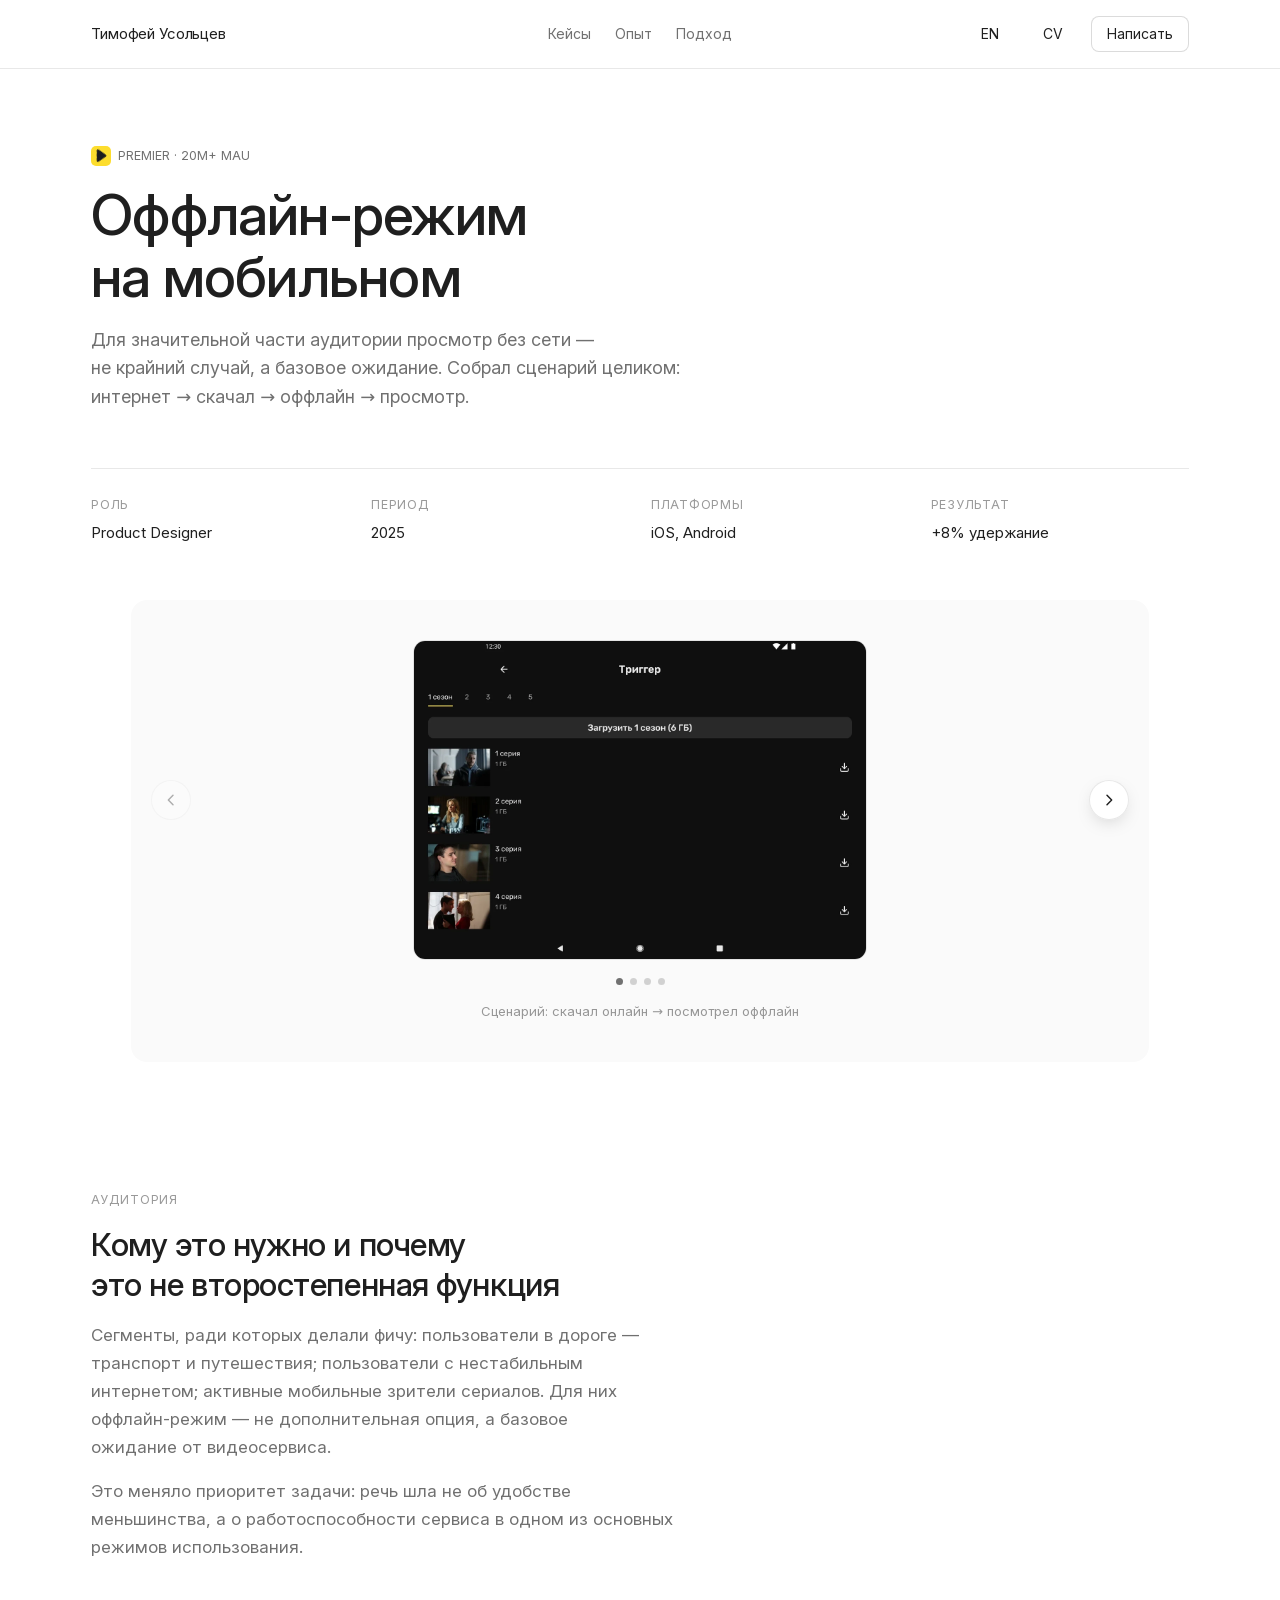
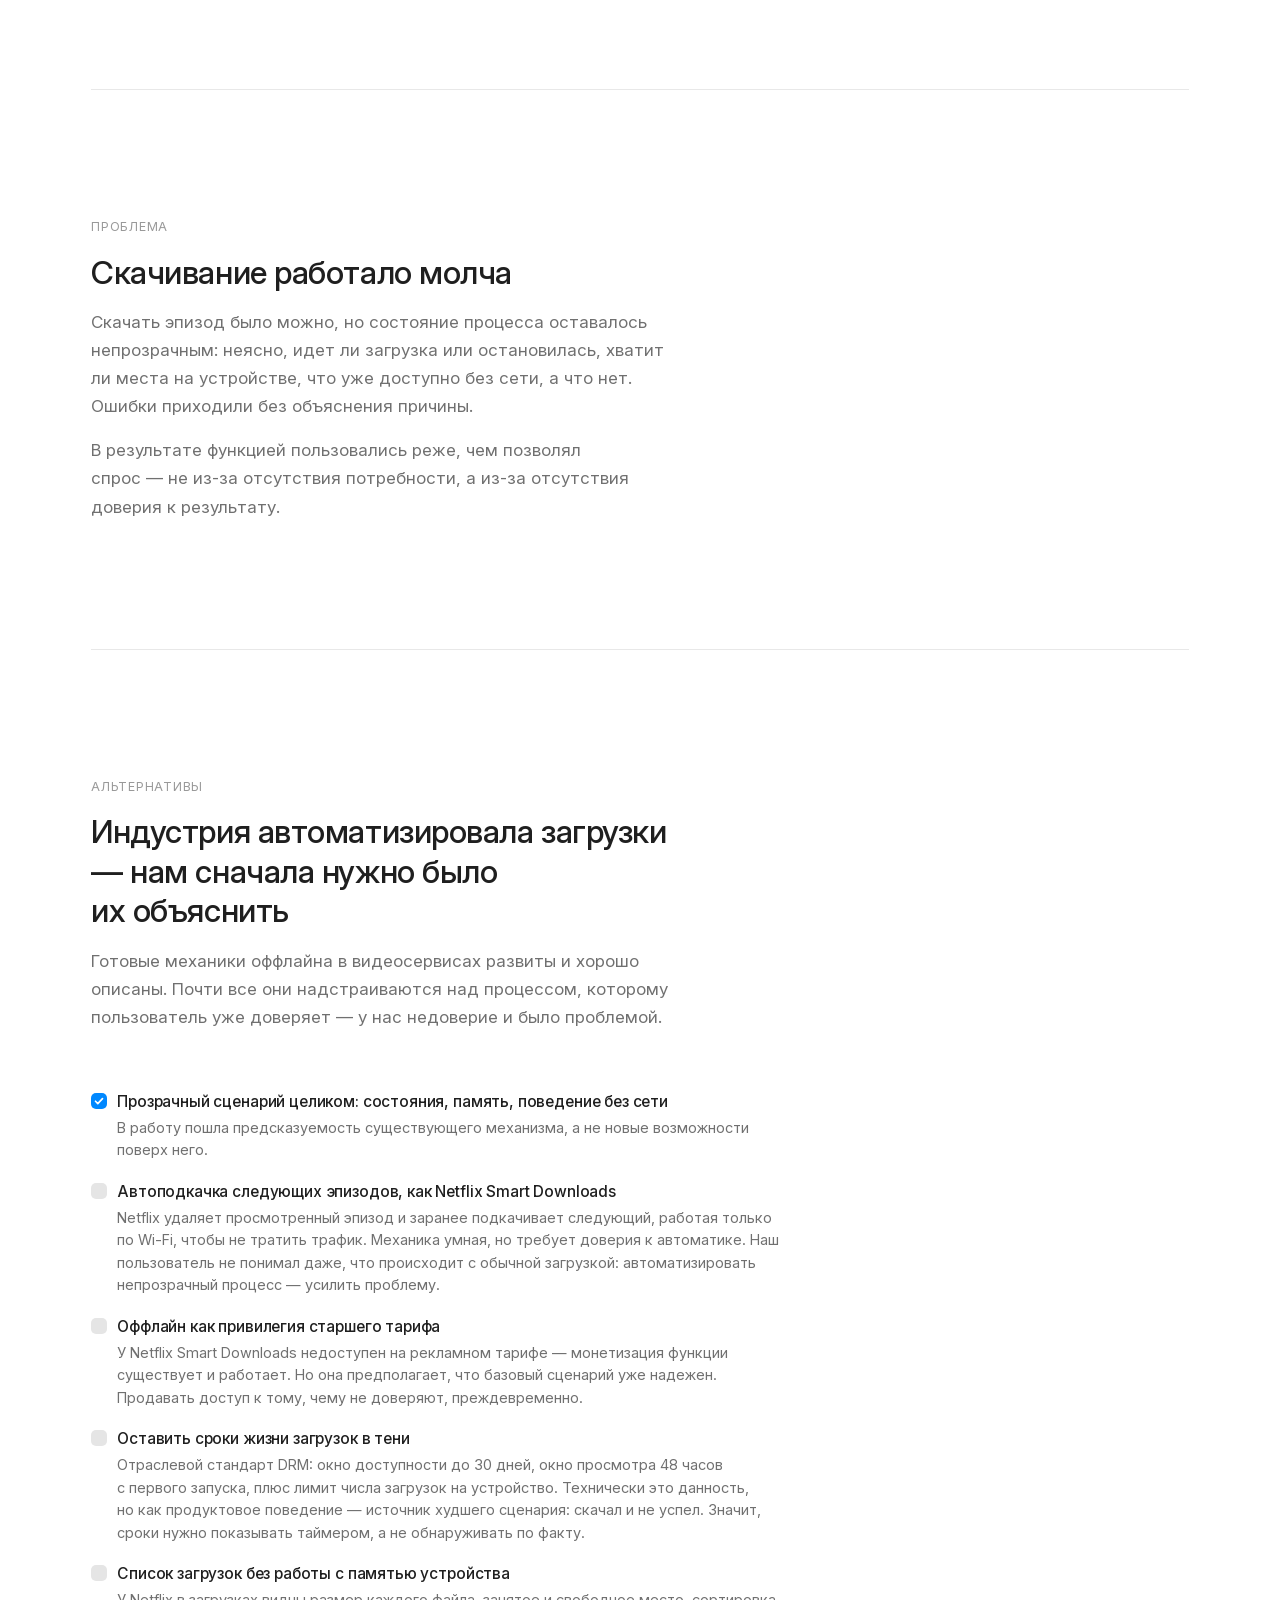
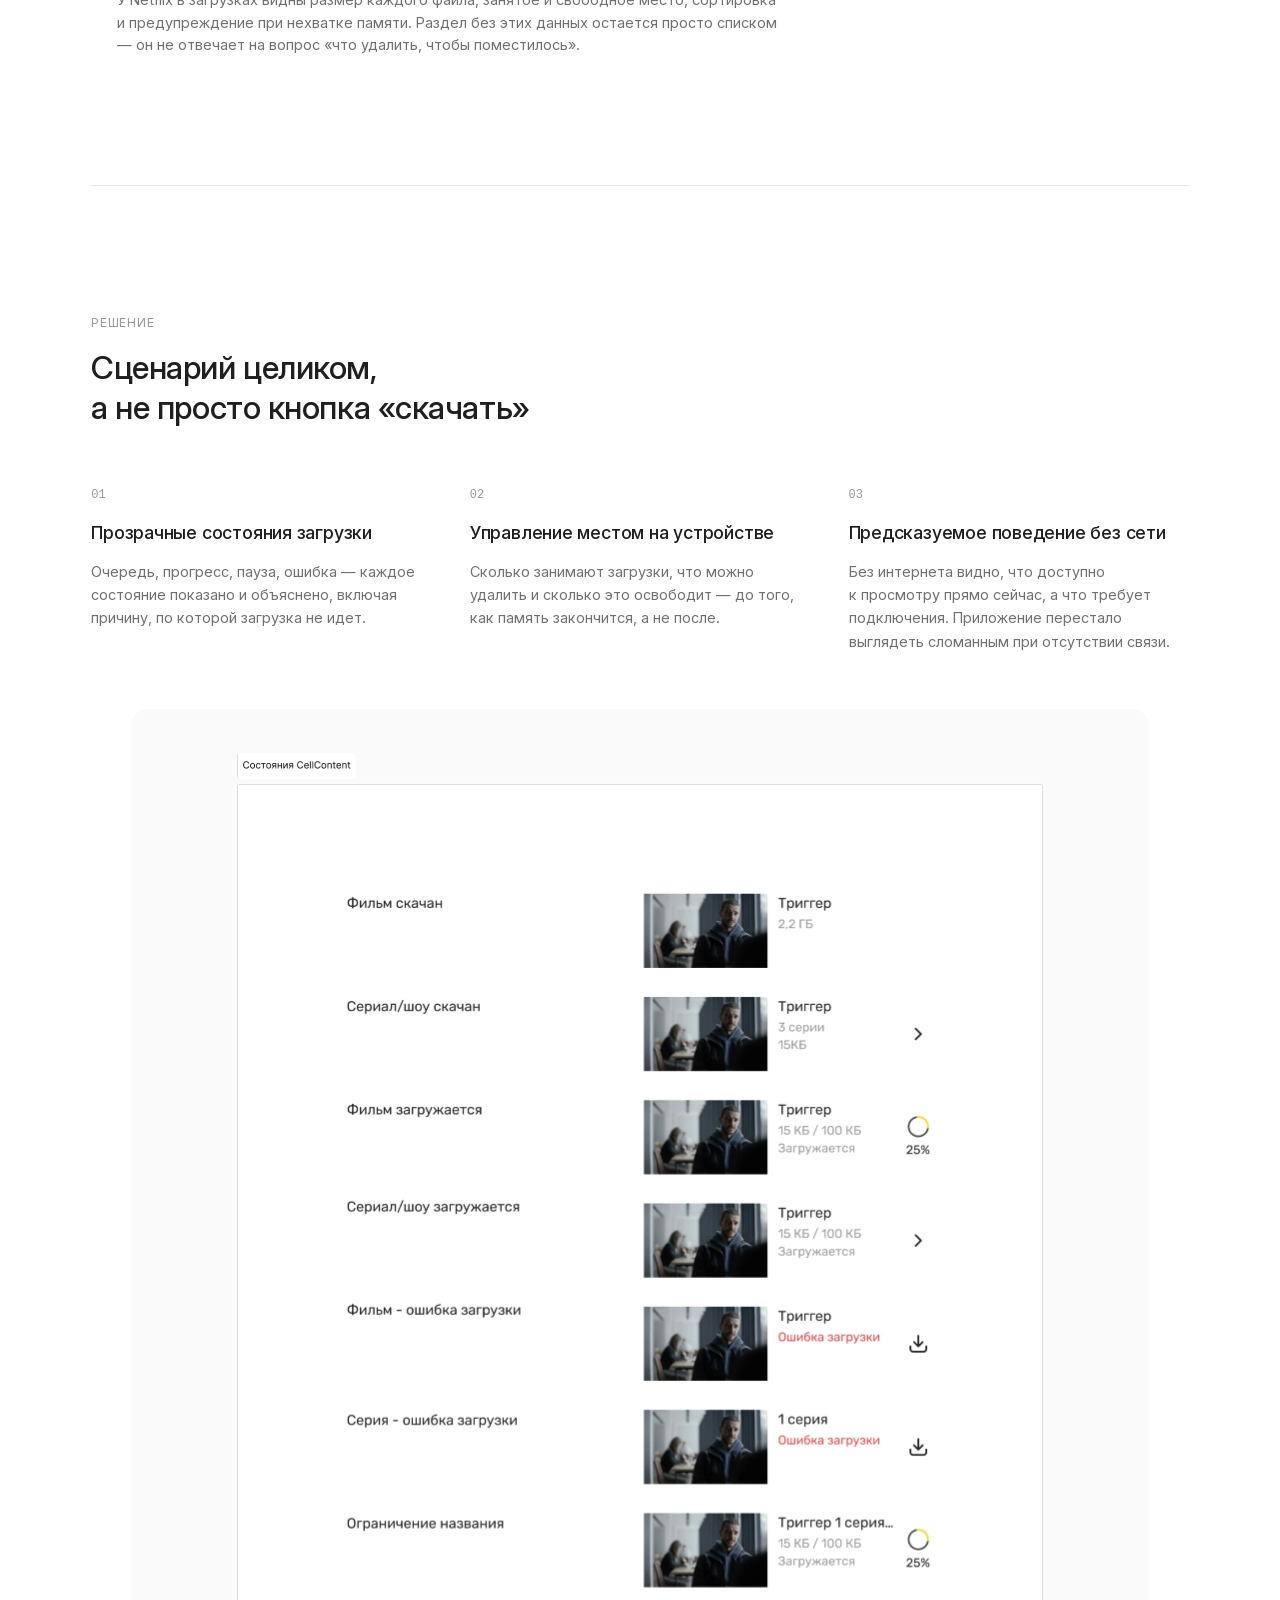
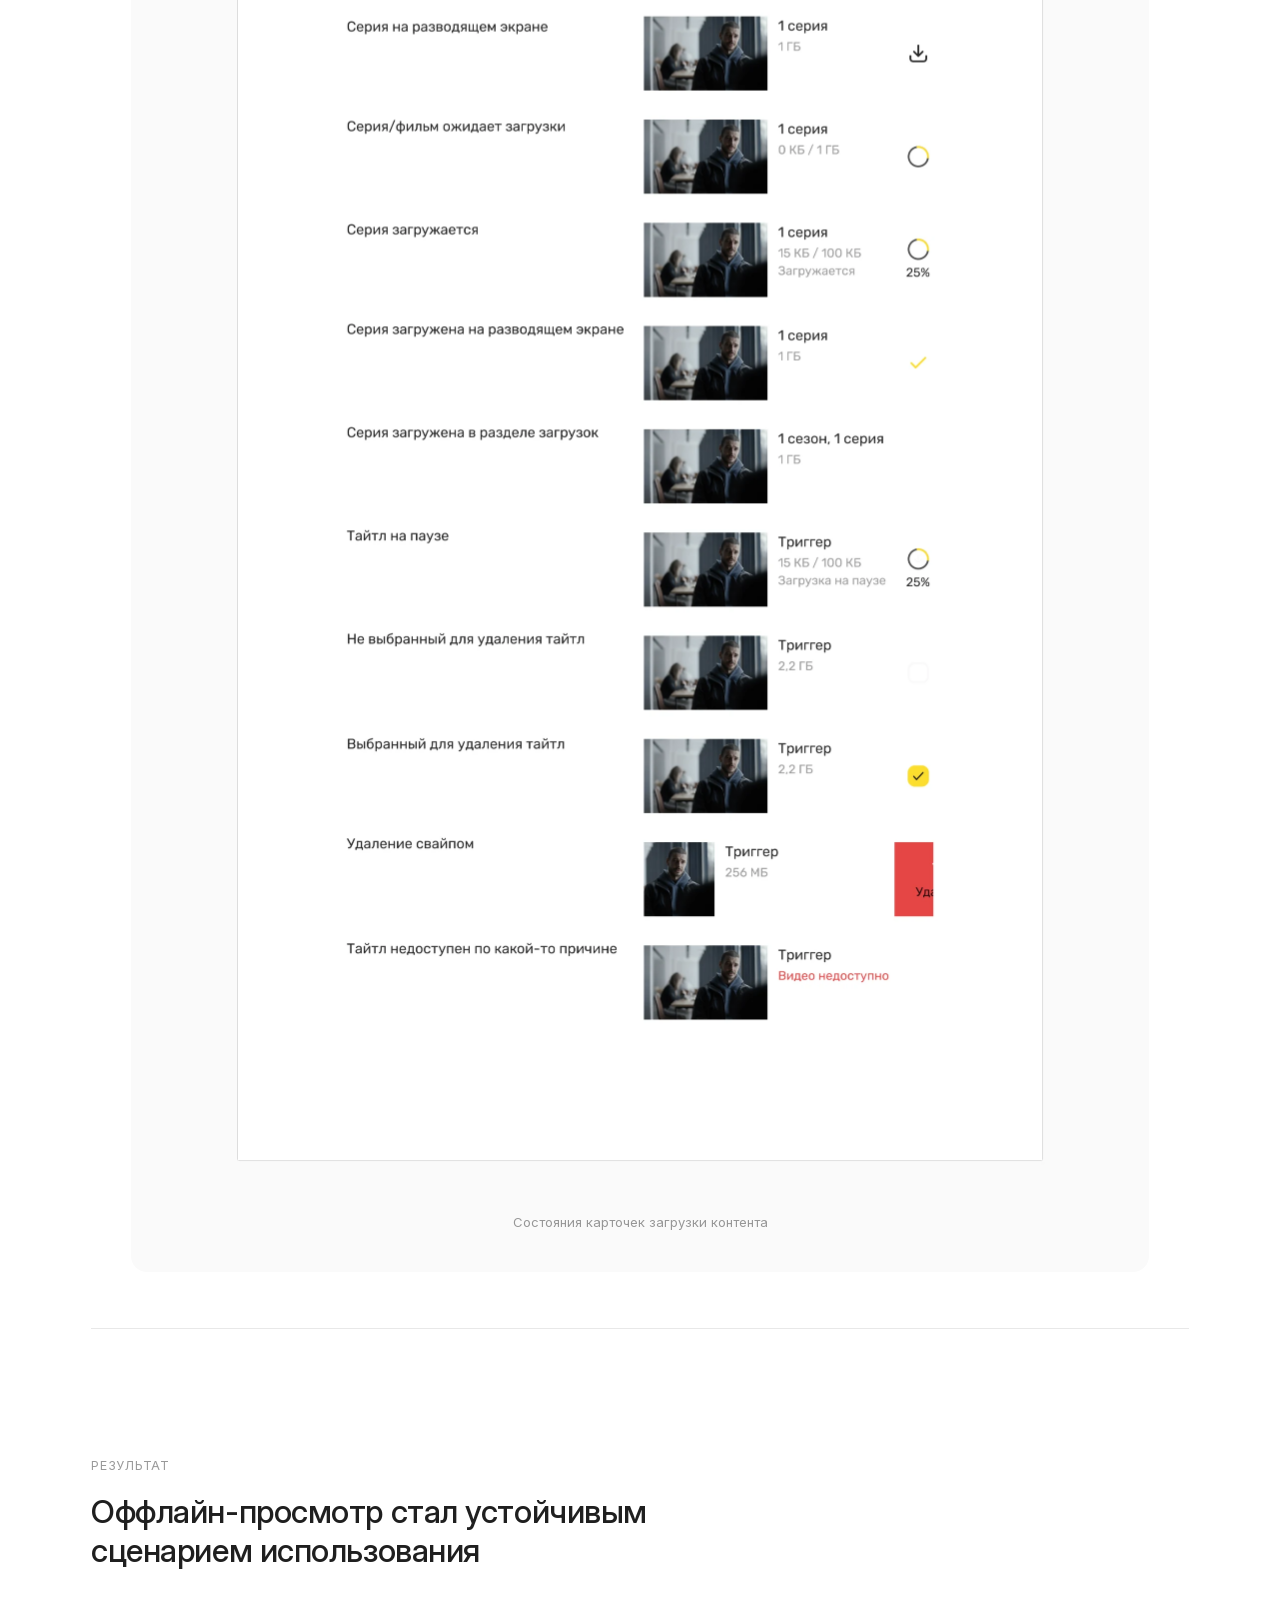
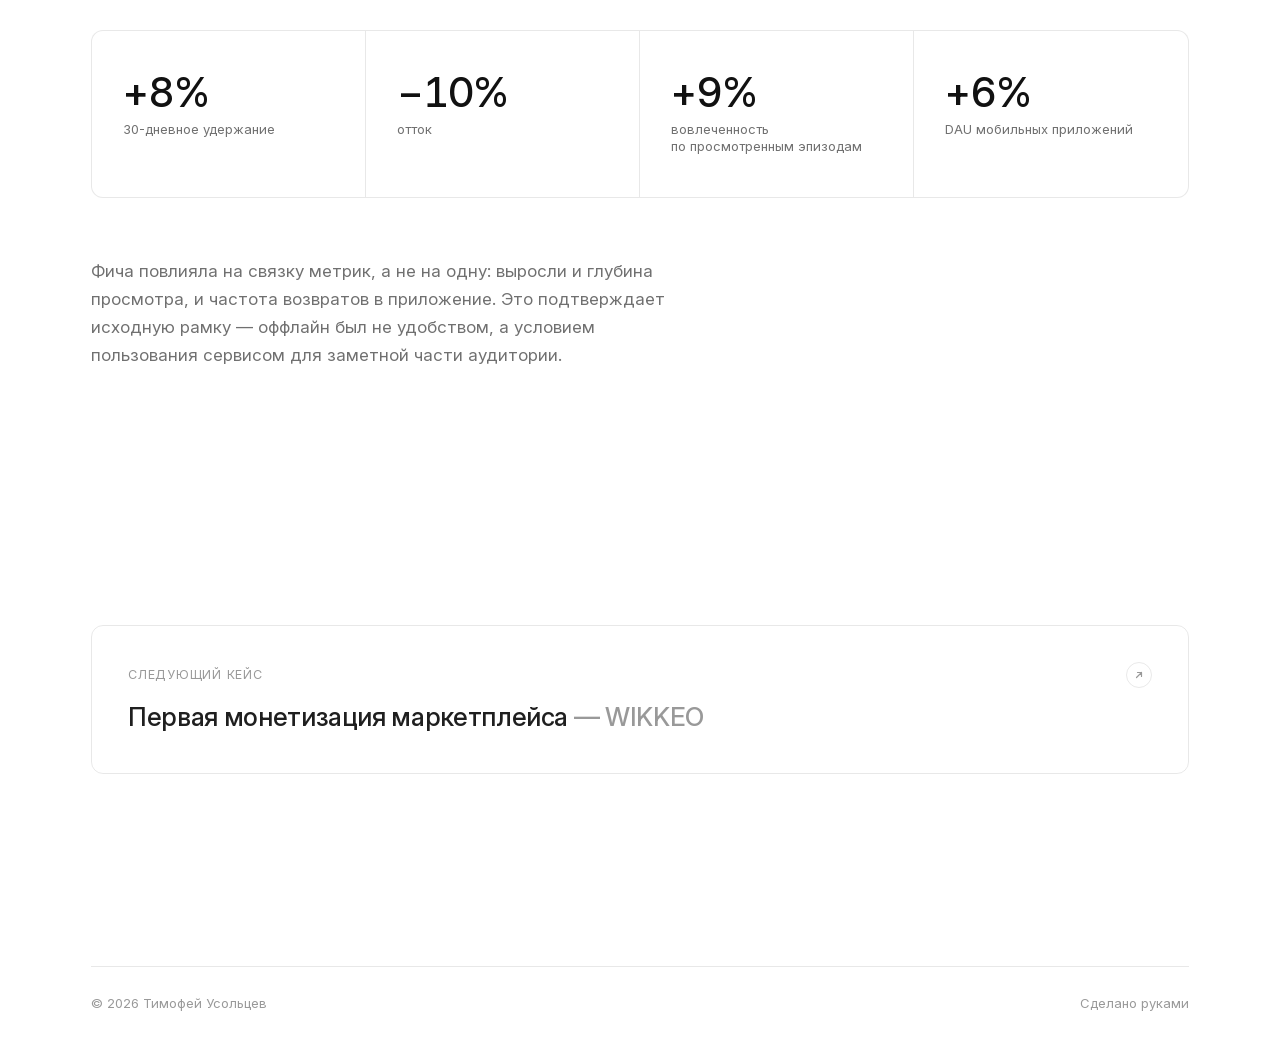
<file: case-premier-offline.html>
<!DOCTYPE html>
<html lang="ru" data-font="inter">
<head>
<meta charset="utf-8">
<meta name="viewport" content="width=device-width, initial-scale=1">
<title>Оффлайн-режим на мобильном</title>
<meta name="description" content="Собрал сценарий просмотра без сети в мобильном PREMIER: интернет → скачал → оффлайн → просмотр. 30-дневное удержание +8%, отток −10%, вовлеченность +9%, DAU +6%.">
<script>document.documentElement.classList.add('js')</script>

<meta property="og:type" content="article">
<meta property="og:title" content="Оффлайн-режим на мобильном">
<meta property="og:description" content="Удержание +8% · вовлеченность +9% · отток −10% · DAU +6%">
<meta property="og:locale" content="ru_RU">
<meta property="og:site_name" content="Продуктовый дизайнер">
<!-- Превью ссылки. Адрес абсолютный — он же меняется вместе с og:url
     при переезде на usoltsev.design. -->
<meta property="og:image" content="https://timofeyusoltsev.github.io/assets/og/og-offline.png">
<meta property="og:image:width" content="1200">
<meta property="og:image:height" content="630">
<meta property="og:image:alt" content="Оффлайн-режим на мобильном: удержание +8%, вовлеченность +9%, отток −10%, DAU +6%">
<meta name="twitter:card" content="summary_large_image">

<link rel="canonical" href="https://timofeyusoltsev.github.io/case-premier-offline.html">
<meta property="og:url" content="https://timofeyusoltsev.github.io/case-premier-offline.html">
<link rel="alternate" hreflang="ru" href="https://timofeyusoltsev.github.io/case-premier-offline.html">
<link rel="alternate" hreflang="en" href="https://timofeyusoltsev.github.io/en/case-premier-offline.html">
<link rel="alternate" hreflang="x-default" href="https://timofeyusoltsev.github.io/en/case-premier-offline.html">
<link rel="icon" href="/favicon-32.png" sizes="32x32" type="image/png">
<link rel="icon" href="/favicon-96.png" sizes="96x96" type="image/png">
<link rel="apple-touch-icon" href="/apple-touch-icon.png">
<link rel="preload" href="assets/fonts/inter-cyrillic.woff2" as="font" type="font/woff2" crossorigin>
<link rel="stylesheet" href="site.css?v=ed82edd1">
<!-- Мост захвата в Figma: грузится только при открытии страницы
     с хешем #figmacapture=..., поэтому посетителям сторонний скрипт не уходит. -->
<script>
if (location.hash.includes('figmacapture')) {
  const s = document.createElement('script');
  s.src = 'https://mcp.figma.com/mcp/html-to-design/capture.js';
  s.async = true;
  document.head.appendChild(s);
}
</script>
</head>
<body>

<nav class="nav">
  <div class="nav__in">
    <a class="nav__name" href="index.html"><span class="nm-full">Тимофей Усольцев</span><span class="nm-short">Т. Усольцев</span></a>
    <div class="nav__links">
      <a href="index.html#cases">Кейсы</a>
      <a href="index.html#exp">Опыт</a>
      <a href="index.html#approach">Подход</a>
    </div>
    <div class="nav__acts">
      <a class="btn btn--bare btn--lang" href="/en/case-premier-offline.html" hreflang="en" lang="en" title="Переключить на английский">EN</a>
      <a class="btn btn--bare" href="https://drive.google.com/file/d/1oHrbRZ41Jqhdutdr8XZwaJY3U4UAe5Hu/view?usp=sharing" target="_blank" rel="noopener">CV</a>
      <a class="btn" href="https://t.me/norse_tm" target="_blank" rel="noopener">Написать</a>
    </div>
  </div>
</nav>

<main id="top">

  <header class="chero wrap rv">
    <span class="case__co"><span class="mark mark--pr" aria-hidden="true"><img src="assets/logo-premier.png" alt=""></span>PREMIER · 20M+ MAU</span>
    <h1>Оффлайн-режим на мобильном</h1>
    <p class="chero__lead">Для значительной части аудитории просмотр без сети — не крайний
    случай, а базовое ожидание. Собрал сценарий целиком: интернет → скачал → оффлайн → просмотр.</p>
  </header>

  <div class="wrap">
    <dl class="facts rv">
      <div><dt>Роль</dt><dd>Product Designer</dd></div>
      <div><dt>Период</dt><dd>2025</dd></div>
      <div><dt>Платформы</dt><dd>iOS, Android</dd></div>
      <div><dt>Результат</dt><dd>+8% удержание</dd></div>
    </dl>

    <figure class="fig rv">
      <div class="carousel carousel--wide" data-carousel>
        <div class="carousel__viewport">
          <div class="carousel__track">
            <div class="carousel__pane">
              <img class="carousel__slide" src="assets/case/off-hero-1.webp" width="640" height="450"
                   alt="Список серий с кнопкой «Загрузить 1 сезон»">
            </div>
            <div class="carousel__pane">
              <img class="carousel__slide" src="assets/case/off-hero-2.webp" width="640" height="450"
                   alt="Настройки качества загрузки и лимита по Wi-Fi">
            </div>
            <div class="carousel__pane">
              <img class="carousel__slide" src="assets/case/off-hero-3.webp" width="640" height="450"
                   alt="Загрузка в процессе: прогресс по каждой серии">
            </div>
            <div class="carousel__pane">
              <img class="carousel__slide" src="assets/case/off-hero-4.webp" width="640" height="450"
                   alt="Раздел загрузок с ошибкой на одной из серий">
            </div>
          </div>
        </div>
      </div>
      <figcaption>Сценарий: скачал онлайн → посмотрел оффлайн</figcaption>
    </figure>
  </div>

  <section class="sec wrap">
    <div class="cs rv">
      <span class="eyebrow">Аудитория</span>
      <h2>Кому это нужно и почему<br>это не второстепенная функция</h2>
      <p class="t2">Сегменты, ради которых делали фичу: пользователи в дороге — транспорт
      и путешествия; пользователи с нестабильным интернетом; активные мобильные зрители
      сериалов. Для них оффлайн-режим — не дополнительная опция, а базовое ожидание
      от видеосервиса.</p>
      <p class="t2">Это меняло приоритет задачи: речь шла не об удобстве меньшинства,
      а о работоспособности сервиса в одном из основных режимов использования.</p>
    </div>
  </section>

  <section class="sec sec--line wrap">
    <div class="cs rv">
      <span class="eyebrow">Проблема</span>
      <h2>Скачивание работало молча</h2>
      <p class="t2">Скачать эпизод было можно, но состояние процесса оставалось непрозрачным:
      неясно, идет ли загрузка или остановилась, хватит ли места на устройстве, что уже
      доступно без сети, а что нет.<br>Ошибки приходили без объяснения причины.</p>
      <p class="t2">В результате функцией пользовались реже, чем позволял спрос — не из-за
      отсутствия потребности, а из-за отсутствия доверия к результату.</p>
    </div>
  </section>

  <section class="sec sec--line wrap">
    <div class="cs rv">
      <span class="eyebrow">Альтернативы</span>
      <h2>Индустрия автоматизировала загрузки — нам сначала нужно было их объяснить</h2>
      <p class="t2">Готовые механики оффлайна в видеосервисах развиты и хорошо описаны.
      Почти все они надстраиваются над процессом, которому пользователь уже доверяет —
      у нас недоверие и было проблемой.</p>
    </div>

    <ul class="calls rv">
      <li><span class="mk mk--yes" aria-hidden="true"><svg viewBox="0 0 24 24" fill="none" stroke="currentColor" stroke-width="3.4" stroke-linecap="round" stroke-linejoin="round"><path d="M5 12.5l4.6 4.6L19 7.4"/></svg></span>
        <b>Прозрачный сценарий целиком: состояния, память, поведение без сети</b>
        <span>В работу пошла предсказуемость существующего механизма, а не новые
        возможности поверх него.</span></li>
      <li><span class="mk" aria-hidden="true">—</span>
        <b>Автоподкачка следующих эпизодов, как Netflix Smart Downloads</b>
        <span>Netflix удаляет просмотренный эпизод и заранее подкачивает следующий,
        работая только по Wi-Fi, чтобы не тратить трафик. Механика умная, но требует
        доверия к автоматике. Наш пользователь не понимал даже, что происходит с обычной
        загрузкой: автоматизировать непрозрачный процесс — усилить проблему.</span></li>
      <li><span class="mk" aria-hidden="true">—</span>
        <b>Оффлайн как привилегия старшего тарифа</b>
        <span>У Netflix Smart Downloads недоступен на рекламном тарифе — монетизация
        функции существует и работает. Но она предполагает, что базовый сценарий уже
        надежен. Продавать доступ к тому, чему не доверяют, преждевременно.</span></li>
      <li><span class="mk" aria-hidden="true">—</span>
        <b>Оставить сроки жизни загрузок в тени</b>
        <span>Отраслевой стандарт DRM: окно доступности до 30 дней, окно просмотра
        48 часов с первого запуска, плюс лимит числа загрузок на устройство. Технически
        это данность, но как продуктовое поведение — источник худшего сценария: скачал
        и не успел. Значит, сроки нужно показывать таймером, а не обнаруживать по факту.</span></li>
      <li><span class="mk" aria-hidden="true">—</span>
        <b>Список загрузок без работы с памятью устройства</b>
        <span>У Netflix в загрузках видны размер каждого файла, занятое и свободное место,
        сортировка и предупреждение при нехватке памяти. Раздел без этих данных остается
        просто списком — он не отвечает на вопрос «что удалить, чтобы поместилось».</span></li>
    </ul>
  </section>

  <section class="sec sec--line wrap">
    <div class="cs rv">
      <span class="eyebrow">Решение</span>
      <h2>Сценарий целиком,<br>а не просто кнопка «скачать»</h2>
    </div>

    <div class="steps stg">
      <div class="step">
        <span class="step__n">01</span>
        <h3>Прозрачные состояния загрузки</h3>
        <p>Очередь, прогресс, пауза, ошибка — каждое состояние показано и объяснено,
        включая причину, по которой загрузка не идет.</p>
      </div>
      <div class="step">
        <span class="step__n">02</span>
        <h3>Управление местом на устройстве</h3>
        <p>Сколько занимают загрузки, что можно удалить и сколько это освободит — до того,
        как память закончится, а не после.</p>
      </div>
      <div class="step">
        <span class="step__n">03</span>
        <h3>Предсказуемое поведение без сети</h3>
        <p>Без интернета видно, что доступно к просмотру прямо сейчас, а что требует
        подключения. Приложение перестало выглядеть сломанным при отсутствии связи.</p>
      </div>
    </div>

    <figure class="fig rv">
      <img class="fig__img" src="assets/case/off-states.webp" width="876" height="2048"
           alt="Состояния карточек загрузки: очередь, прогресс, пауза, ошибка, нехватка памяти">
      <figcaption>Состояния карточек загрузки контента</figcaption>
    </figure>
  </section>

  <section class="sec sec--line wrap">
    <div class="cs rv">
      <span class="eyebrow">Результат</span>
      <h2>Оффлайн-просмотр стал устойчивым сценарием использования</h2>
    </div>
    <div class="stats rv">
      <div><b>+8%</b><span>30-дневное удержание</span></div>
      <div><b>−10%</b><span>отток</span></div>
      <div><b>+9%</b><span>вовлеченность по просмотренным эпизодам</span></div>
      <div><b>+6%</b><span>DAU мобильных приложений</span></div>
    </div>
    <div class="cs rv" style="margin-top:var(--head-gap)">
      <p class="t2">Фича повлияла на связку метрик, а не на одну: выросли и глубина просмотра,
      и частота возвратов в приложение. Это подтверждает исходную рамку — оффлайн был не
      удобством, а условием пользования сервисом для заметной части аудитории.</p>
    </div>
  </section>

  <section class="sec wrap">
    <a class="nextcase rv" href="case-wikkeo-monetization.html">
      <div class="nextcase__top">
        <span class="eyebrow">Следующий кейс</span>
        <span class="case__go" aria-hidden="true"><svg viewBox="0 0 24 24" fill="none" stroke="currentColor" stroke-width="2.4" stroke-linecap="round" stroke-linejoin="round"><path d="M7 17 17 7M9 7h8v8"/></svg></span>
      </div>
      <span class="nextcase__ttl">Первая монетизация маркетплейса<span class="nextcase__co"> — WIKKEO</span></span>
    </a>
  </section>

  <div class="wrap">
    <footer class="foot">
      <span>© 2026 Тимофей Усольцев</span>
      <span>Сделано руками</span>
    </footer>
  </div>

</main>

<script src="site.js?v=440fd595" defer></script>
</body>
</html>
</file>
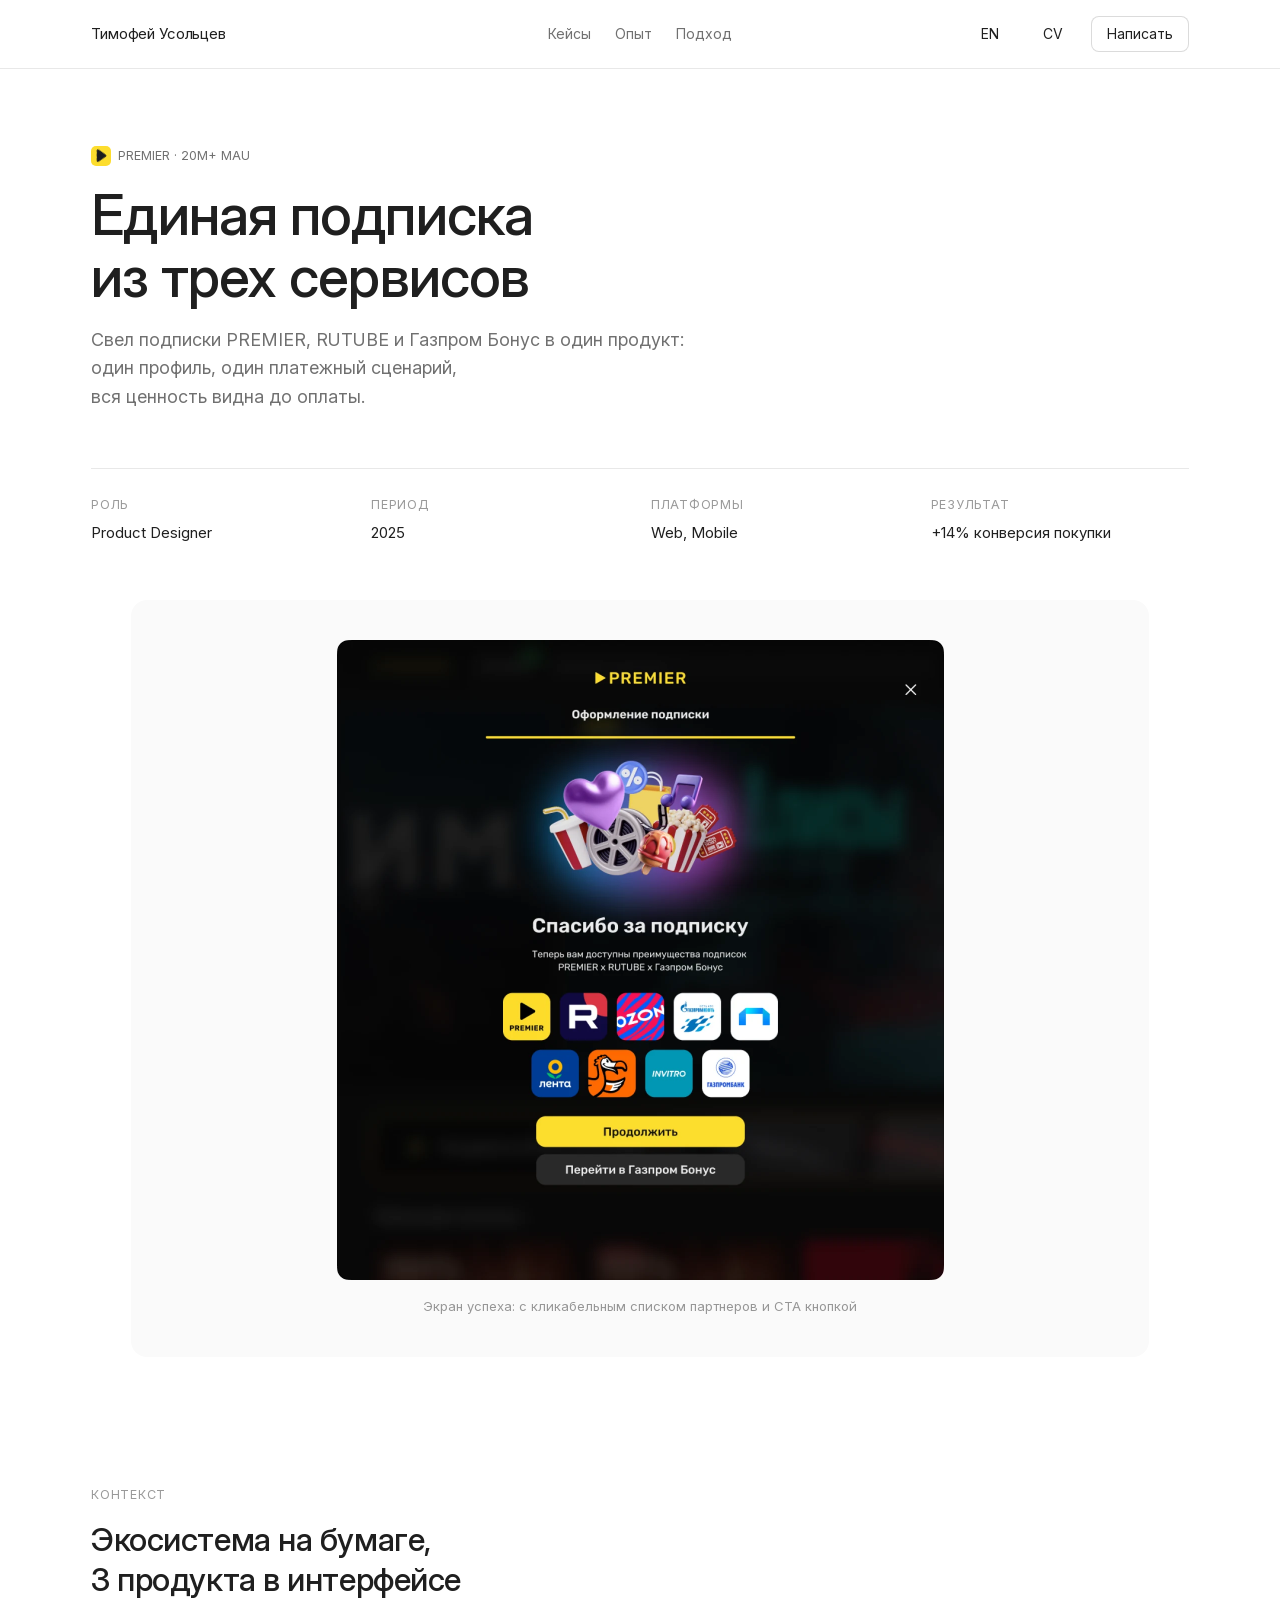
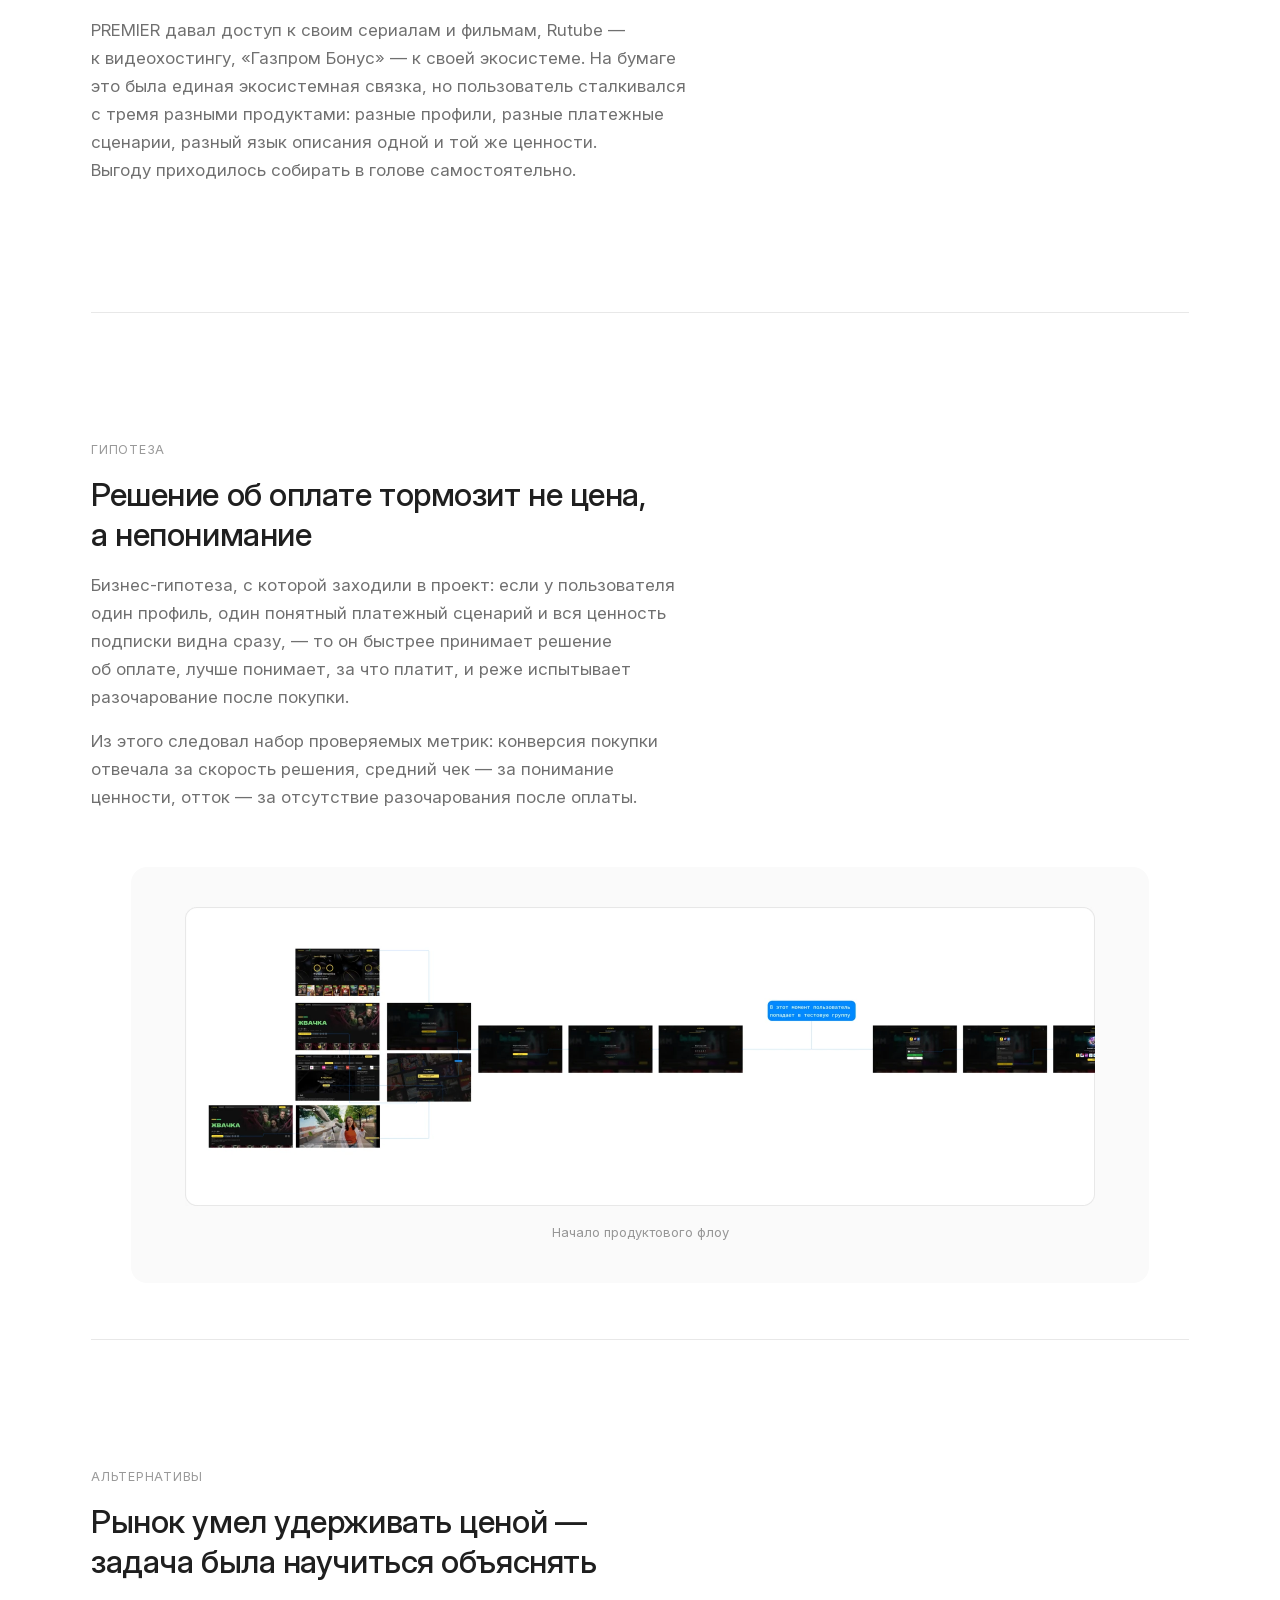
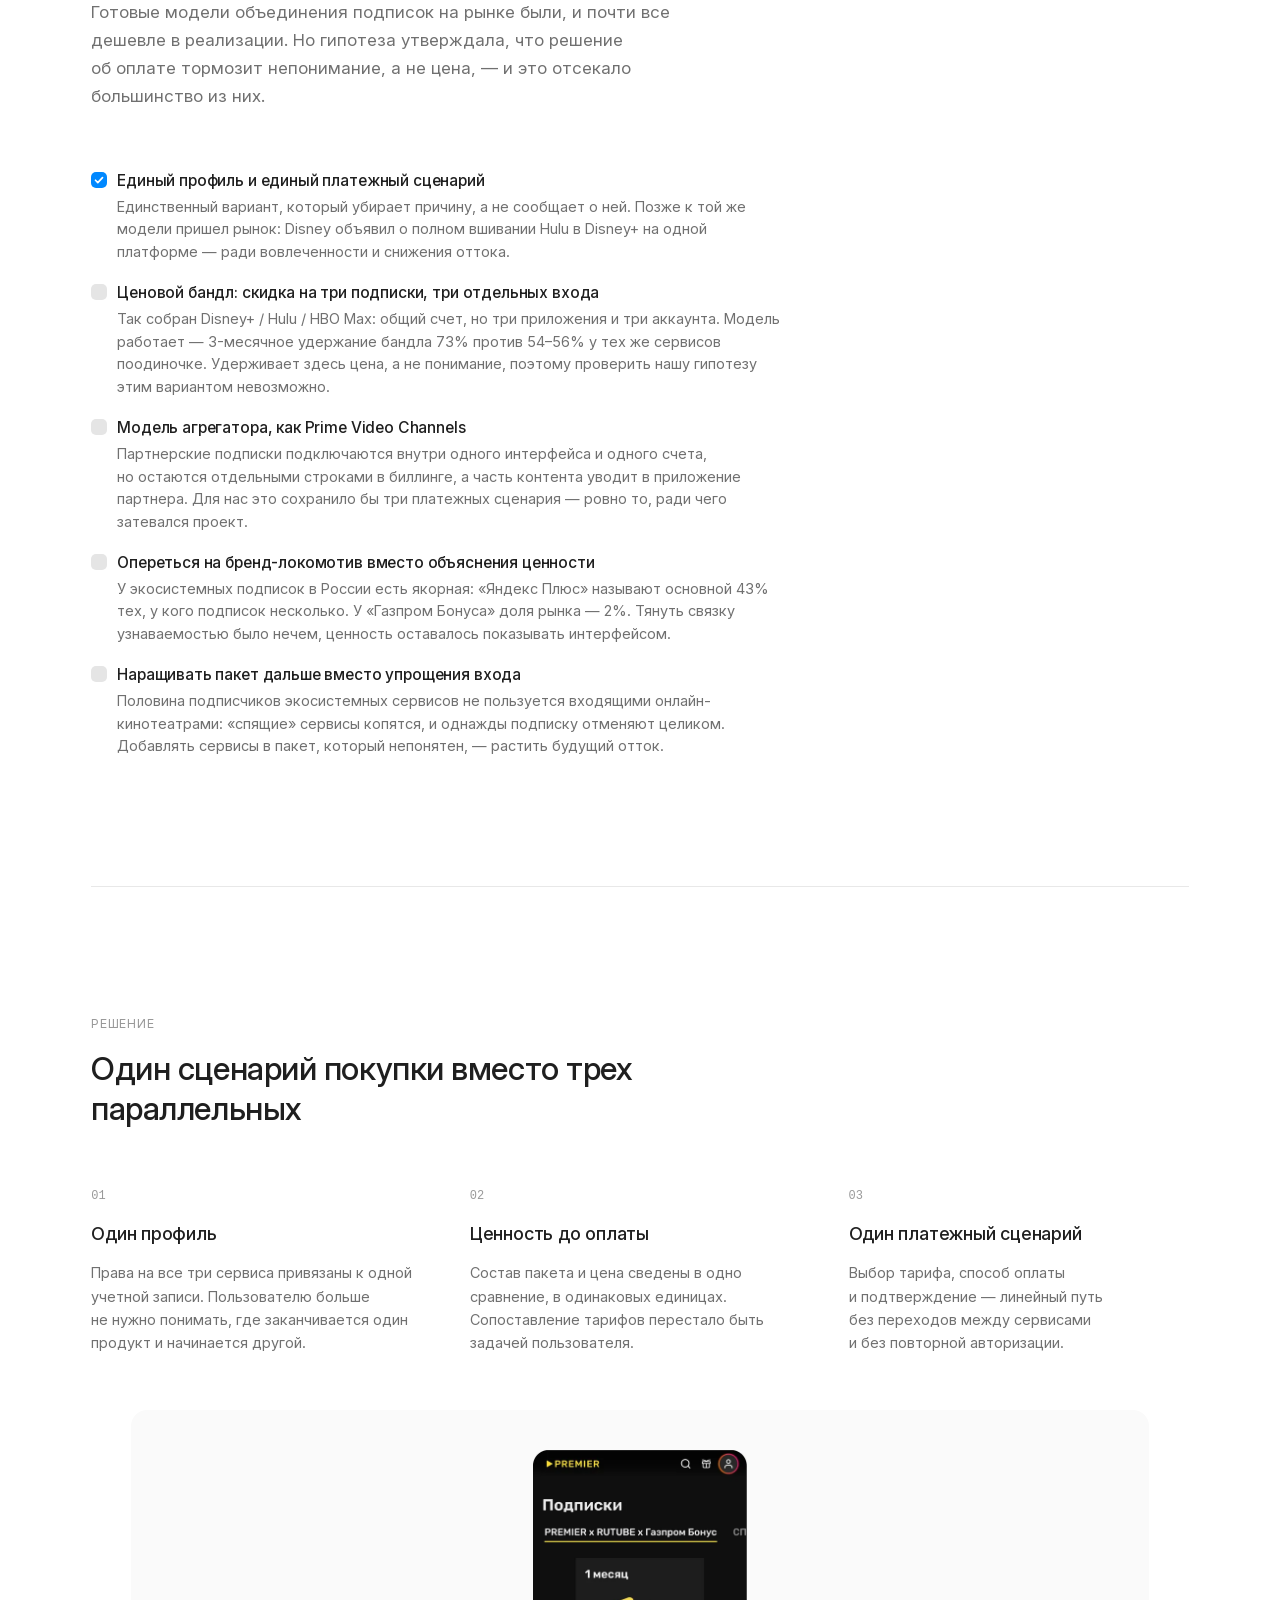
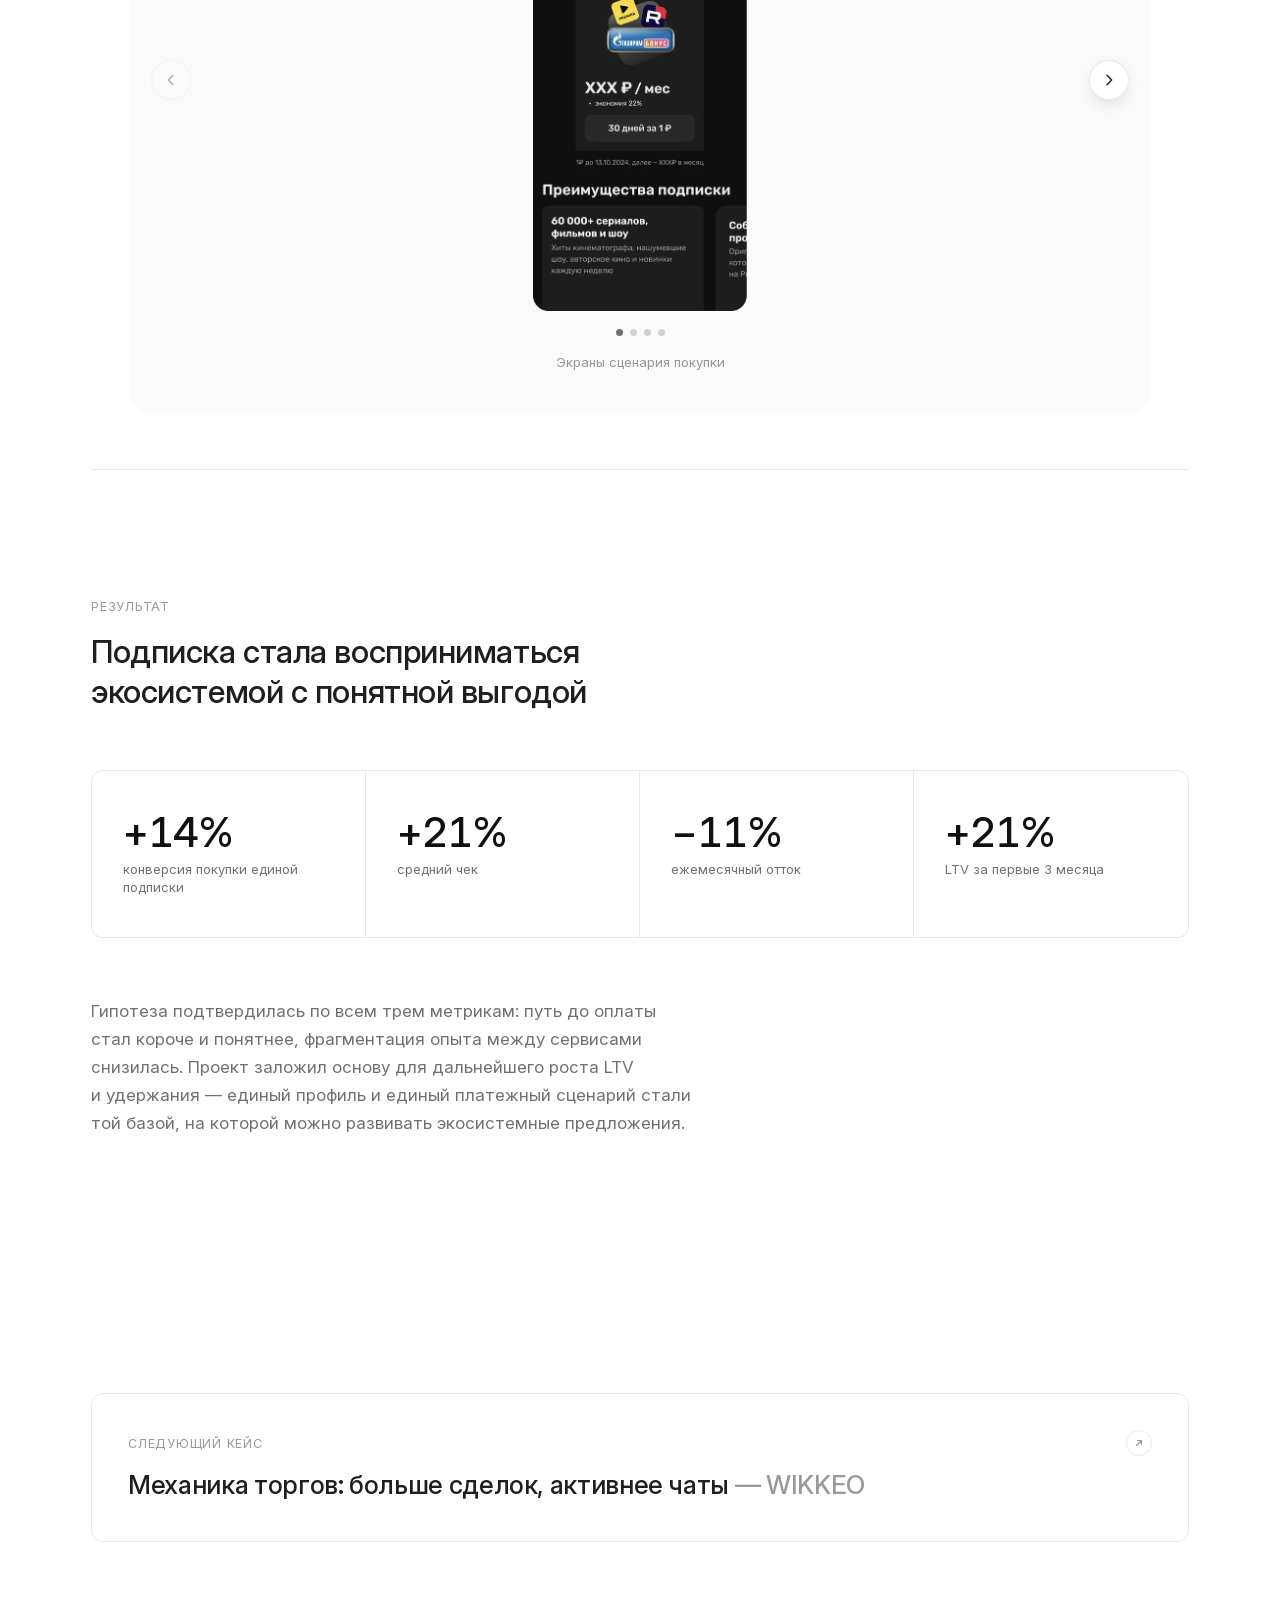
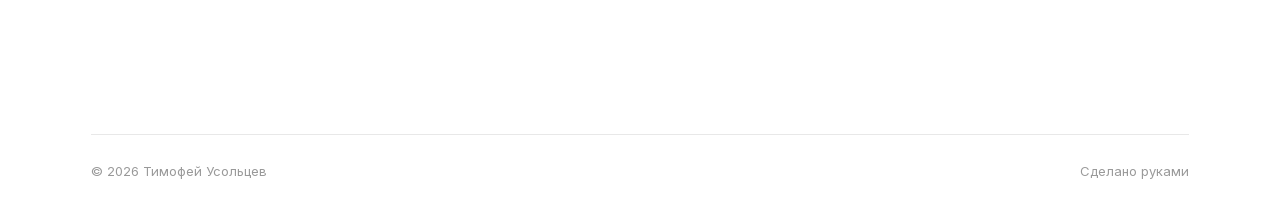
<file: case-premier-subscription.html>
<!DOCTYPE html>
<html lang="ru" data-font="inter">
<head>
<meta charset="utf-8">
<meta name="viewport" content="width=device-width, initial-scale=1">
<title>Единая подписка из трех сервисов</title>
<meta name="description" content="Свел подписки PREMIER, RUTUBE и Газпром Бонус в один продукт: один профиль, один платежный сценарий. Конверсия покупки +14%, средний чек +21%, отток −11%, LTV +21%.">
<script>document.documentElement.classList.add('js')</script>

<meta property="og:type" content="article">
<meta property="og:title" content="Единая подписка из трех сервисов">
<meta property="og:description" content="Конверсия +14% · чек +21% · LTV +21% · отток −11%">
<meta property="og:locale" content="ru_RU">
<meta property="og:site_name" content="Продуктовый дизайнер">
<!-- Превью ссылки. Адрес абсолютный — он же меняется вместе с og:url
     при переезде на usoltsev.design. -->
<meta property="og:image" content="https://timofeyusoltsev.github.io/assets/og/og-subscription.png">
<meta property="og:image:width" content="1200">
<meta property="og:image:height" content="630">
<meta property="og:image:alt" content="Единая подписка из трех сервисов: конверсия +14%, чек +21%, LTV +21%, отток −11%">
<meta name="twitter:card" content="summary_large_image">

<link rel="canonical" href="https://timofeyusoltsev.github.io/case-premier-subscription.html">
<meta property="og:url" content="https://timofeyusoltsev.github.io/case-premier-subscription.html">
<link rel="alternate" hreflang="ru" href="https://timofeyusoltsev.github.io/case-premier-subscription.html">
<link rel="alternate" hreflang="en" href="https://timofeyusoltsev.github.io/en/case-premier-subscription.html">
<link rel="alternate" hreflang="x-default" href="https://timofeyusoltsev.github.io/en/case-premier-subscription.html">
<link rel="icon" href="/favicon-32.png" sizes="32x32" type="image/png">
<link rel="icon" href="/favicon-96.png" sizes="96x96" type="image/png">
<link rel="apple-touch-icon" href="/apple-touch-icon.png">
<link rel="preload" href="assets/fonts/inter-cyrillic.woff2" as="font" type="font/woff2" crossorigin>
<link rel="stylesheet" href="site.css?v=ed82edd1">
<!-- Мост захвата в Figma: грузится только при открытии страницы
     с хешем #figmacapture=..., поэтому посетителям сторонний скрипт не уходит. -->
<script>
if (location.hash.includes('figmacapture')) {
  const s = document.createElement('script');
  s.src = 'https://mcp.figma.com/mcp/html-to-design/capture.js';
  s.async = true;
  document.head.appendChild(s);
}
</script>
</head>
<body>

<nav class="nav">
  <div class="nav__in">
    <a class="nav__name" href="index.html"><span class="nm-full">Тимофей Усольцев</span><span class="nm-short">Т. Усольцев</span></a>
    <div class="nav__links">
      <a href="index.html#cases">Кейсы</a>
      <a href="index.html#exp">Опыт</a>
      <a href="index.html#approach">Подход</a>
    </div>
    <div class="nav__acts">
      <a class="btn btn--bare btn--lang" href="/en/case-premier-subscription.html" hreflang="en" lang="en" title="Переключить на английский">EN</a>
      <a class="btn btn--bare" href="https://drive.google.com/file/d/1oHrbRZ41Jqhdutdr8XZwaJY3U4UAe5Hu/view?usp=sharing" target="_blank" rel="noopener">CV</a>
      <a class="btn" href="https://t.me/norse_tm" target="_blank" rel="noopener">Написать</a>
    </div>
  </div>
</nav>

<main id="top">

  <header class="chero wrap rv">
    <span class="case__co"><span class="mark mark--pr" aria-hidden="true"><img src="assets/logo-premier.png" alt=""></span>PREMIER · 20M+ MAU</span>
    <h1>Единая подписка<br>из трех сервисов</h1>
    <p class="chero__lead">Свел подписки PREMIER, RUTUBE и Газпром Бонус в один продукт:
    один профиль, один платежный сценарий,<br>вся ценность видна до оплаты.</p>
  </header>

  <div class="wrap">
    <dl class="facts rv">
      <div><dt>Роль</dt><dd>Product Designer</dd></div>
      <div><dt>Период</dt><dd>2025</dd></div>
      <div><dt>Платформы</dt><dd>Web, Mobile</dd></div>
      <div><dt>Результат</dt><dd>+14% конверсия покупки</dd></div>
    </dl>

    <figure class="fig rv">
      <img class="fig__img" src="assets/case/sub-hero.webp" width="607" height="640"
           alt="Экран успеха после оформления подписки PREMIER с кликабельным списком партнеров">
      <figcaption>Экран успеха: с кликабельным списком партнеров и СТА кнопкой</figcaption>
    </figure>
  </div>

  <section class="sec wrap">
    <div class="cs rv">
      <span class="eyebrow">Контекст</span>
      <h2>Экосистема на бумаге,<br>3 продукта в интерфейсе</h2>
      <p class="t2">PREMIER давал доступ к своим сериалам и фильмам, Rutube — к видеохостингу,
      «Газпром Бонус» — к своей экосистеме. На бумаге это была единая экосистемная связка,
      но пользователь сталкивался с тремя разными продуктами: разные профили, разные платежные
      сценарии, разный язык описания одной и той же ценности.<br>Выгоду приходилось собирать
      в голове самостоятельно.</p>
    </div>
  </section>

  <section class="sec sec--line wrap">
    <div class="cs rv">
      <span class="eyebrow">Гипотеза</span>
      <h2>Решение об оплате тормозит не цена, а непонимание</h2>
      <p class="t2">Бизнес-гипотеза, с которой заходили в проект: если у пользователя один профиль,
      один понятный платежный сценарий и вся ценность подписки видна сразу, — то он быстрее
      принимает решение об оплате, лучше понимает, за что платит, и реже испытывает
      разочарование после покупки.</p>
      <p class="t2">Из этого следовал набор проверяемых метрик: конверсия покупки отвечала
      за скорость решения, средний чек — за понимание ценности, отток — за отсутствие
      разочарования после оплаты.</p>
    </div>

    <figure class="fig rv">
      <img class="fig__img" src="assets/case/sub-flow.webp" width="910" height="299"
           alt="Начало продуктового флоу единой подписки PREMIER">
      <figcaption>Начало продуктового флоу</figcaption>
    </figure>
  </section>

  <section class="sec sec--line wrap">
    <div class="cs rv">
      <span class="eyebrow">Альтернативы</span>
      <h2>Рынок умел удерживать ценой — задача была научиться объяснять</h2>
      <p class="t2">Готовые модели объединения подписок на рынке были, и почти все дешевле
      в реализации. Но гипотеза утверждала, что решение об оплате тормозит непонимание,
      а не цена, — и это отсекало большинство из них.</p>
    </div>

    <ul class="calls rv">
      <li><span class="mk mk--yes" aria-hidden="true"><svg viewBox="0 0 24 24" fill="none" stroke="currentColor" stroke-width="3.4" stroke-linecap="round" stroke-linejoin="round"><path d="M5 12.5l4.6 4.6L19 7.4"/></svg></span>
        <b>Единый профиль и единый платежный сценарий</b>
        <span>Единственный вариант, который убирает причину, а не сообщает о ней. Позже к той же
        модели пришел рынок: Disney объявил о полном вшивании Hulu в Disney+ на одной платформе —
        ради вовлеченности и снижения оттока.</span></li>
      <li><span class="mk" aria-hidden="true">—</span>
        <b>Ценовой бандл: скидка на три подписки, три отдельных входа</b>
        <span>Так собран Disney+ / Hulu / HBO Max: общий счет, но три приложения и три аккаунта.
        Модель работает — 3-месячное удержание бандла 73% против 54–56% у тех же сервисов
        поодиночке. Удерживает здесь цена, а не понимание, поэтому проверить нашу гипотезу
        этим вариантом невозможно.</span></li>
      <li><span class="mk" aria-hidden="true">—</span>
        <b>Модель агрегатора, как Prime Video Channels</b>
        <span>Партнерские подписки подключаются внутри одного интерфейса и одного счета,
        но остаются отдельными строками в биллинге, а часть контента уводит в приложение
        партнера. Для нас это сохранило бы три платежных сценария — ровно то, ради чего
        затевался проект.</span></li>
      <li><span class="mk" aria-hidden="true">—</span>
        <b>Опереться на бренд-локомотив вместо объяснения ценности</b>
        <span>У экосистемных подписок в России есть якорная: «Яндекс Плюс» называют основной
        43% тех, у кого подписок несколько. У «Газпром Бонуса» доля рынка — 2%. Тянуть связку
        узнаваемостью было нечем, ценность оставалось показывать интерфейсом.</span></li>
      <li><span class="mk" aria-hidden="true">—</span>
        <b>Наращивать пакет дальше вместо упрощения входа</b>
        <span>Половина подписчиков экосистемных сервисов не пользуется входящими
        онлайн-кинотеатрами: «спящие» сервисы копятся, и однажды подписку отменяют целиком.
        Добавлять сервисы в пакет, который непонятен, — растить будущий отток.</span></li>
    </ul>
  </section>

  <section class="sec sec--line wrap">
    <div class="cs rv">
      <span class="eyebrow">Решение</span>
      <h2>Один сценарий покупки вместо трех параллельных</h2>
    </div>

    <div class="steps stg">
      <div class="step">
        <span class="step__n">01</span>
        <h3>Один профиль</h3>
        <p>Права на все три сервиса привязаны к одной учетной записи. Пользователю больше
        не нужно понимать, где заканчивается один продукт и начинается другой.</p>
      </div>
      <div class="step">
        <span class="step__n">02</span>
        <h3>Ценность до оплаты</h3>
        <p>Состав пакета и цена сведены в одно сравнение, в одинаковых единицах. Сопоставление
        тарифов перестало быть задачей пользователя.</p>
      </div>
      <div class="step">
        <span class="step__n">03</span>
        <h3>Один платежный сценарий</h3>
        <p>Выбор тарифа, способ оплаты и подтверждение — линейный путь без переходов между
        сервисами и без повторной авторизации.</p>
      </div>
    </div>

    <figure class="fig rv">
      <div class="carousel carousel--phones" data-carousel>
        <div class="carousel__viewport">
          <div class="carousel__track">
            <div class="carousel__pane">
              <img class="carousel__slide" src="assets/case/sub-screens-1.webp" width="218" height="470"
                   alt="Витрина подписки: состав пакета и тарифы">
            </div>
            <div class="carousel__pane">
              <img class="carousel__slide" src="assets/case/sub-screens-2.webp" width="218" height="470"
                   alt="Оформление подписки и выбор способа оплаты">
            </div>
            <div class="carousel__pane">
              <img class="carousel__slide" src="assets/case/sub-screens-3.webp" width="218" height="470"
                   alt="Экран успеха после оплаты">
            </div>
            <div class="carousel__pane">
              <img class="carousel__slide" src="assets/case/sub-screens-4.webp" width="218" height="470"
                   alt="Активная подписка в профиле">
            </div>
          </div>
        </div>
      </div>
      <figcaption>Экраны сценария покупки</figcaption>
    </figure>
  </section>

  <section class="sec sec--line wrap">
    <div class="cs rv">
      <span class="eyebrow">Результат</span>
      <h2>Подписка стала восприниматься экосистемой с понятной выгодой</h2>
    </div>
    <div class="stats rv">
      <div><b>+14%</b><span>конверсия покупки единой подписки</span></div>
      <div><b>+21%</b><span>средний чек</span></div>
      <div><b>−11%</b><span>ежемесячный отток</span></div>
      <div><b>+21%</b><span>LTV за первые 3 месяца</span></div>
    </div>
    <div class="cs rv" style="margin-top:var(--head-gap)">
      <p class="t2">Гипотеза подтвердилась по всем трем метрикам: путь до оплаты стал короче
      и понятнее, фрагментация опыта между сервисами снизилась. Проект заложил основу
      для дальнейшего роста LTV и удержания — единый профиль и единый платежный сценарий
      стали той базой, на которой можно развивать экосистемные предложения.</p>
    </div>
  </section>

  <section class="sec wrap">
    <a class="nextcase rv" href="case-wikkeo-bargaining.html">
      <div class="nextcase__top">
        <span class="eyebrow">Следующий кейс</span>
        <span class="case__go" aria-hidden="true"><svg viewBox="0 0 24 24" fill="none" stroke="currentColor" stroke-width="2.4" stroke-linecap="round" stroke-linejoin="round"><path d="M7 17 17 7M9 7h8v8"/></svg></span>
      </div>
      <span class="nextcase__ttl">Механика торгов: больше сделок, активнее чаты<span class="nextcase__co"> — WIKKEO</span></span>
    </a>
  </section>

  <div class="wrap">
    <footer class="foot">
      <span>© 2026 Тимофей Усольцев</span>
      <span>Сделано руками</span>
    </footer>
  </div>

</main>

<script src="site.js?v=440fd595" defer></script>
</body>
</html>
</file>
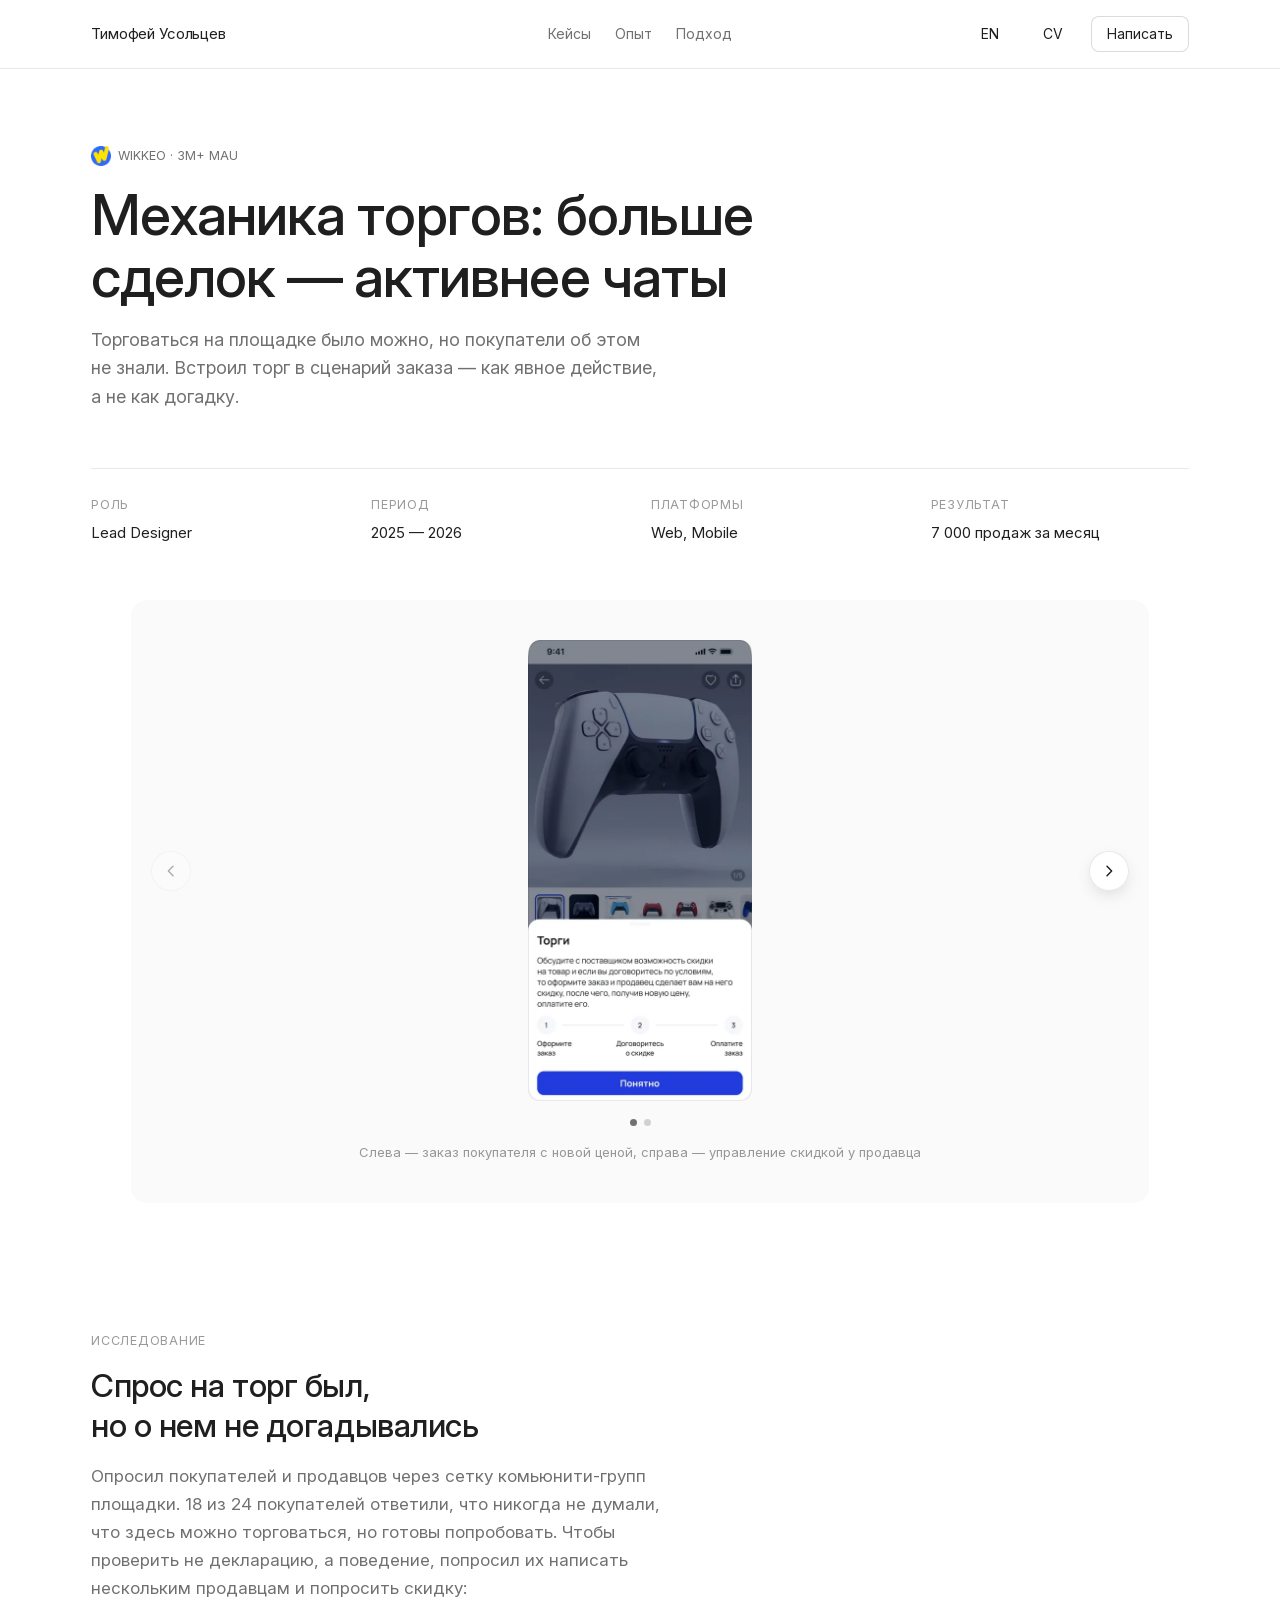
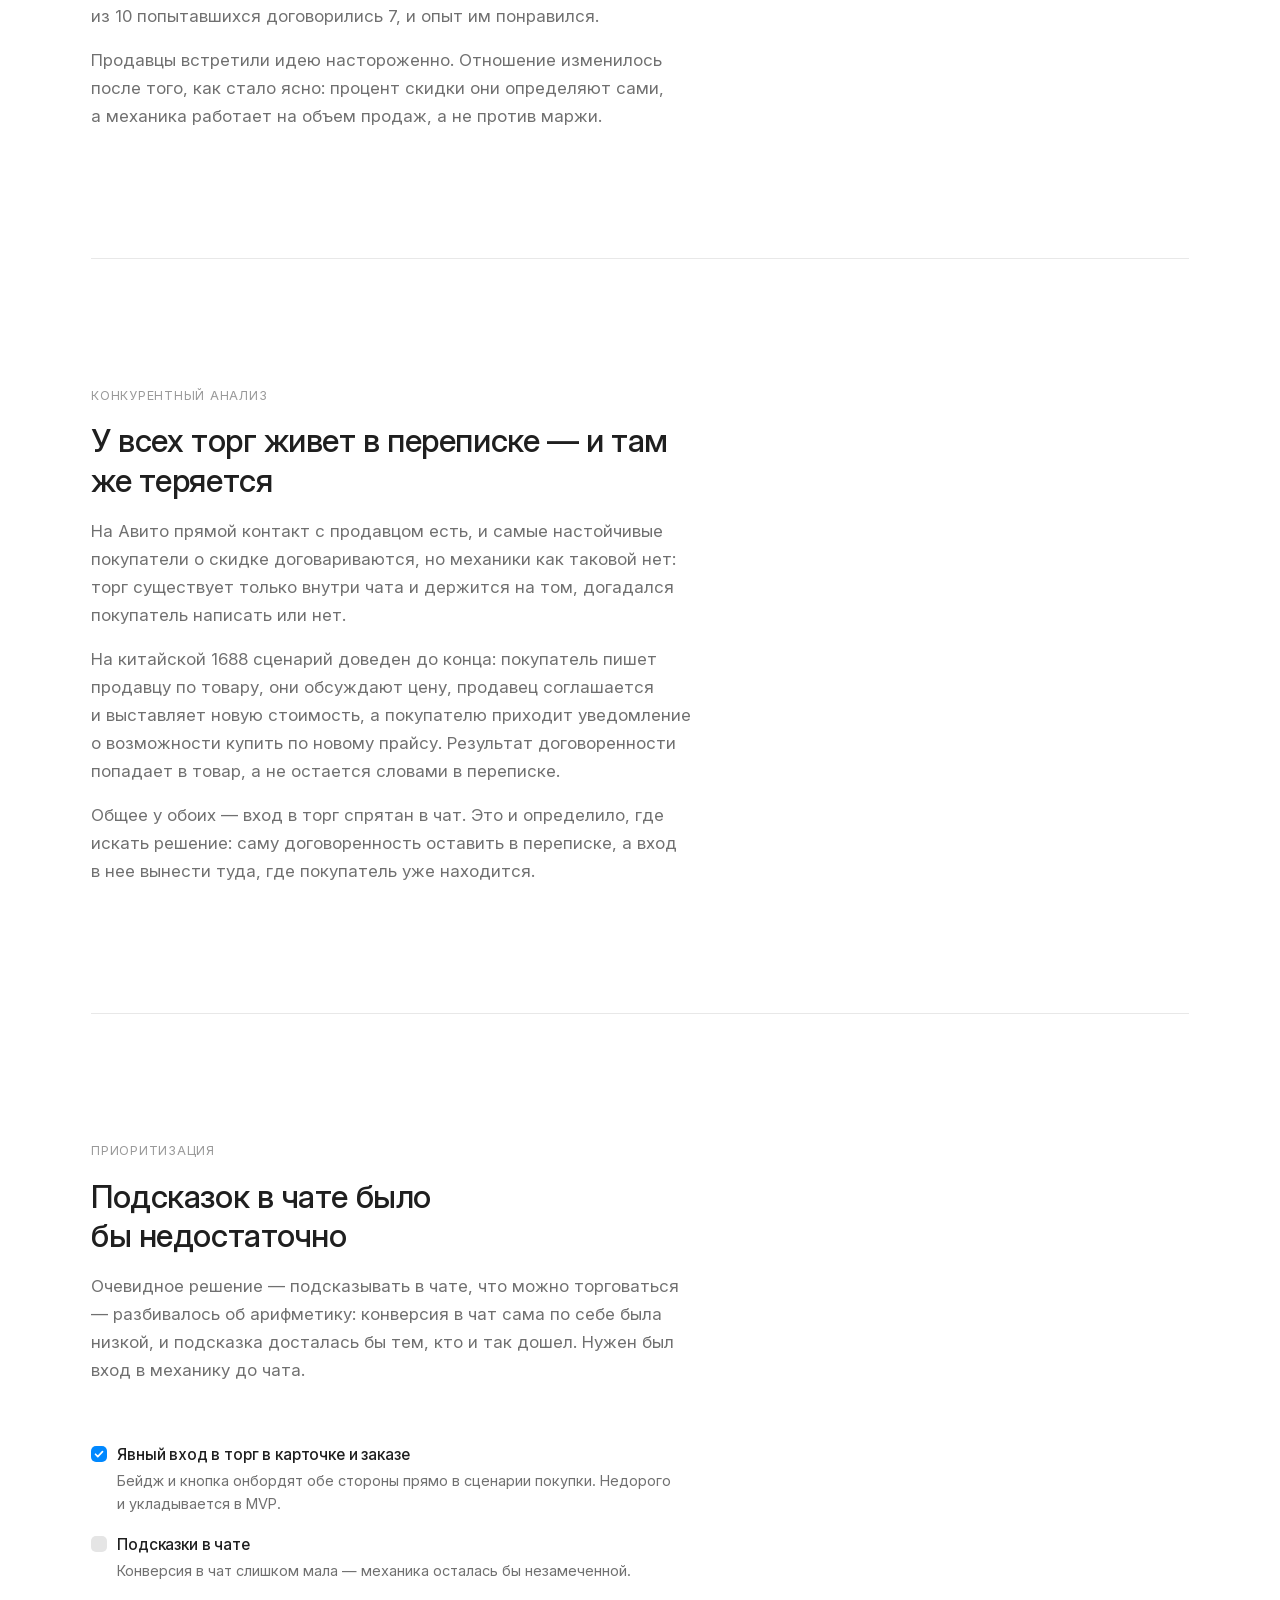
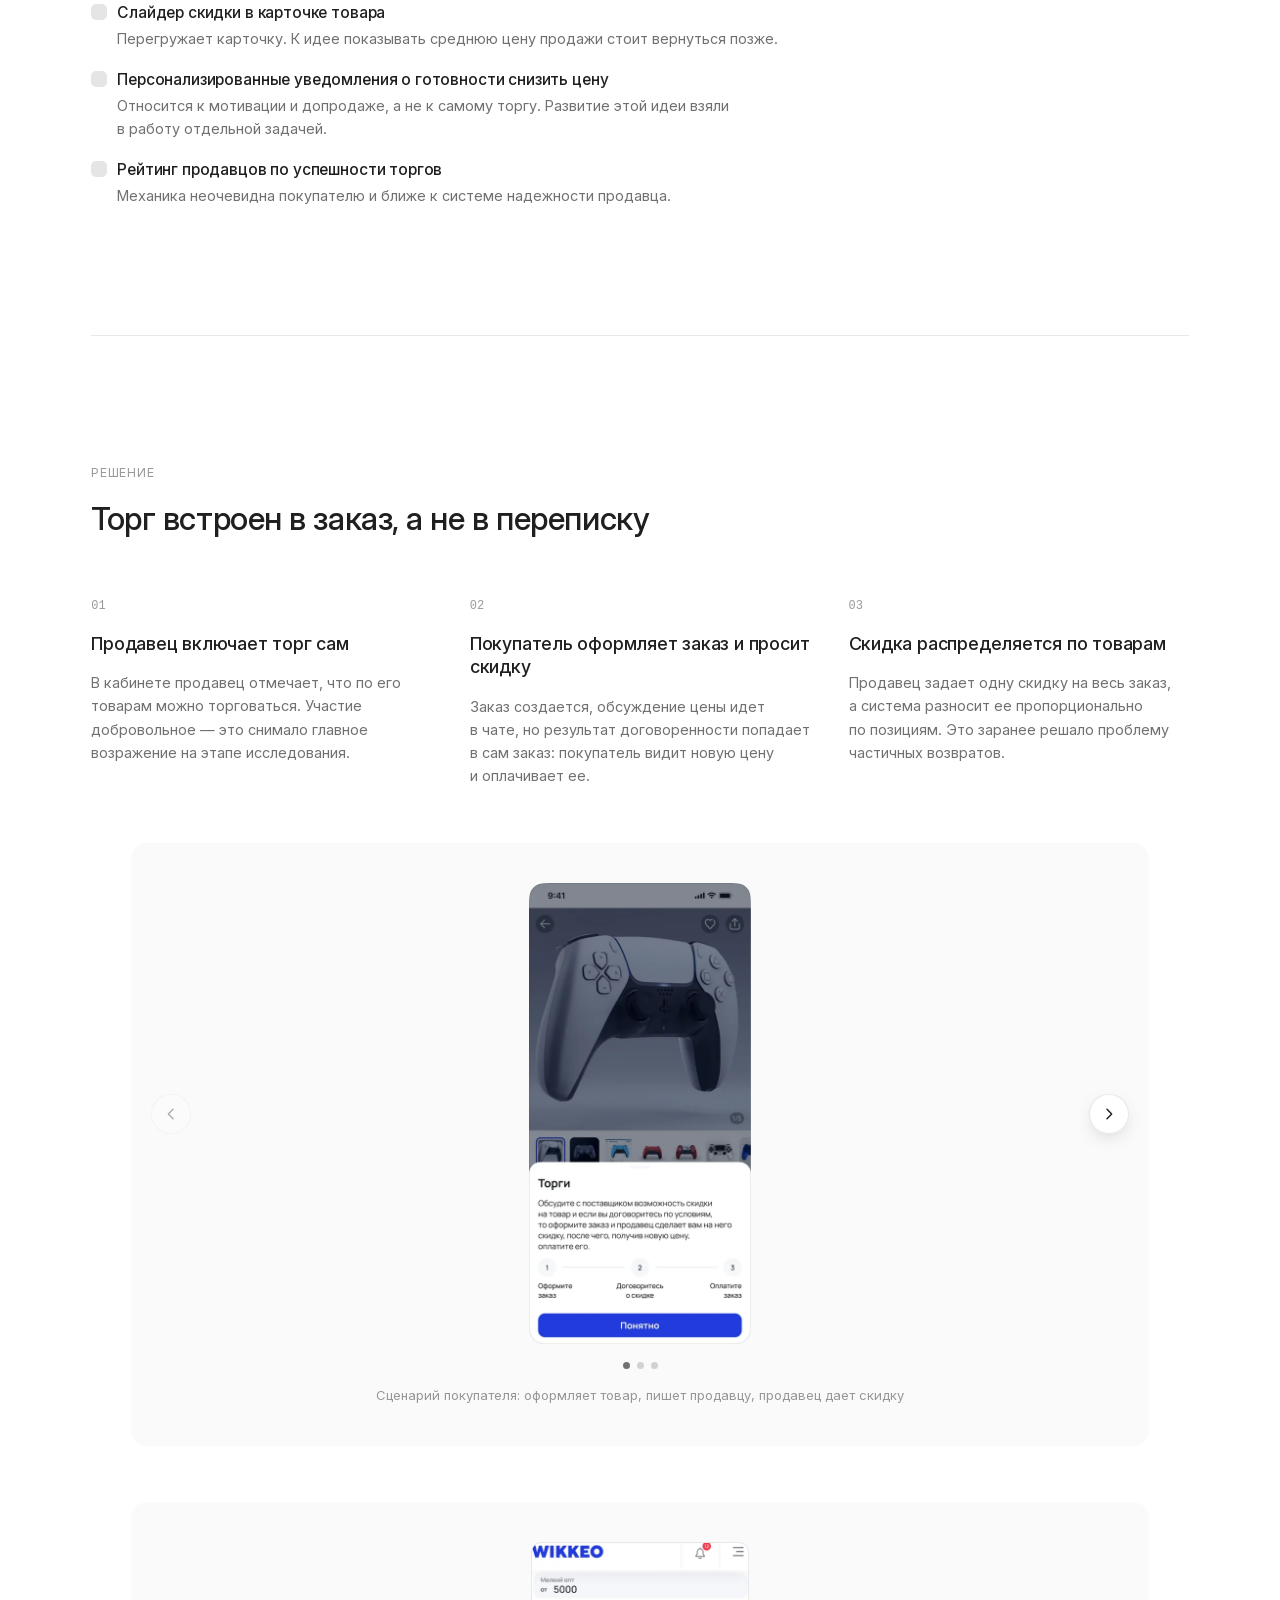
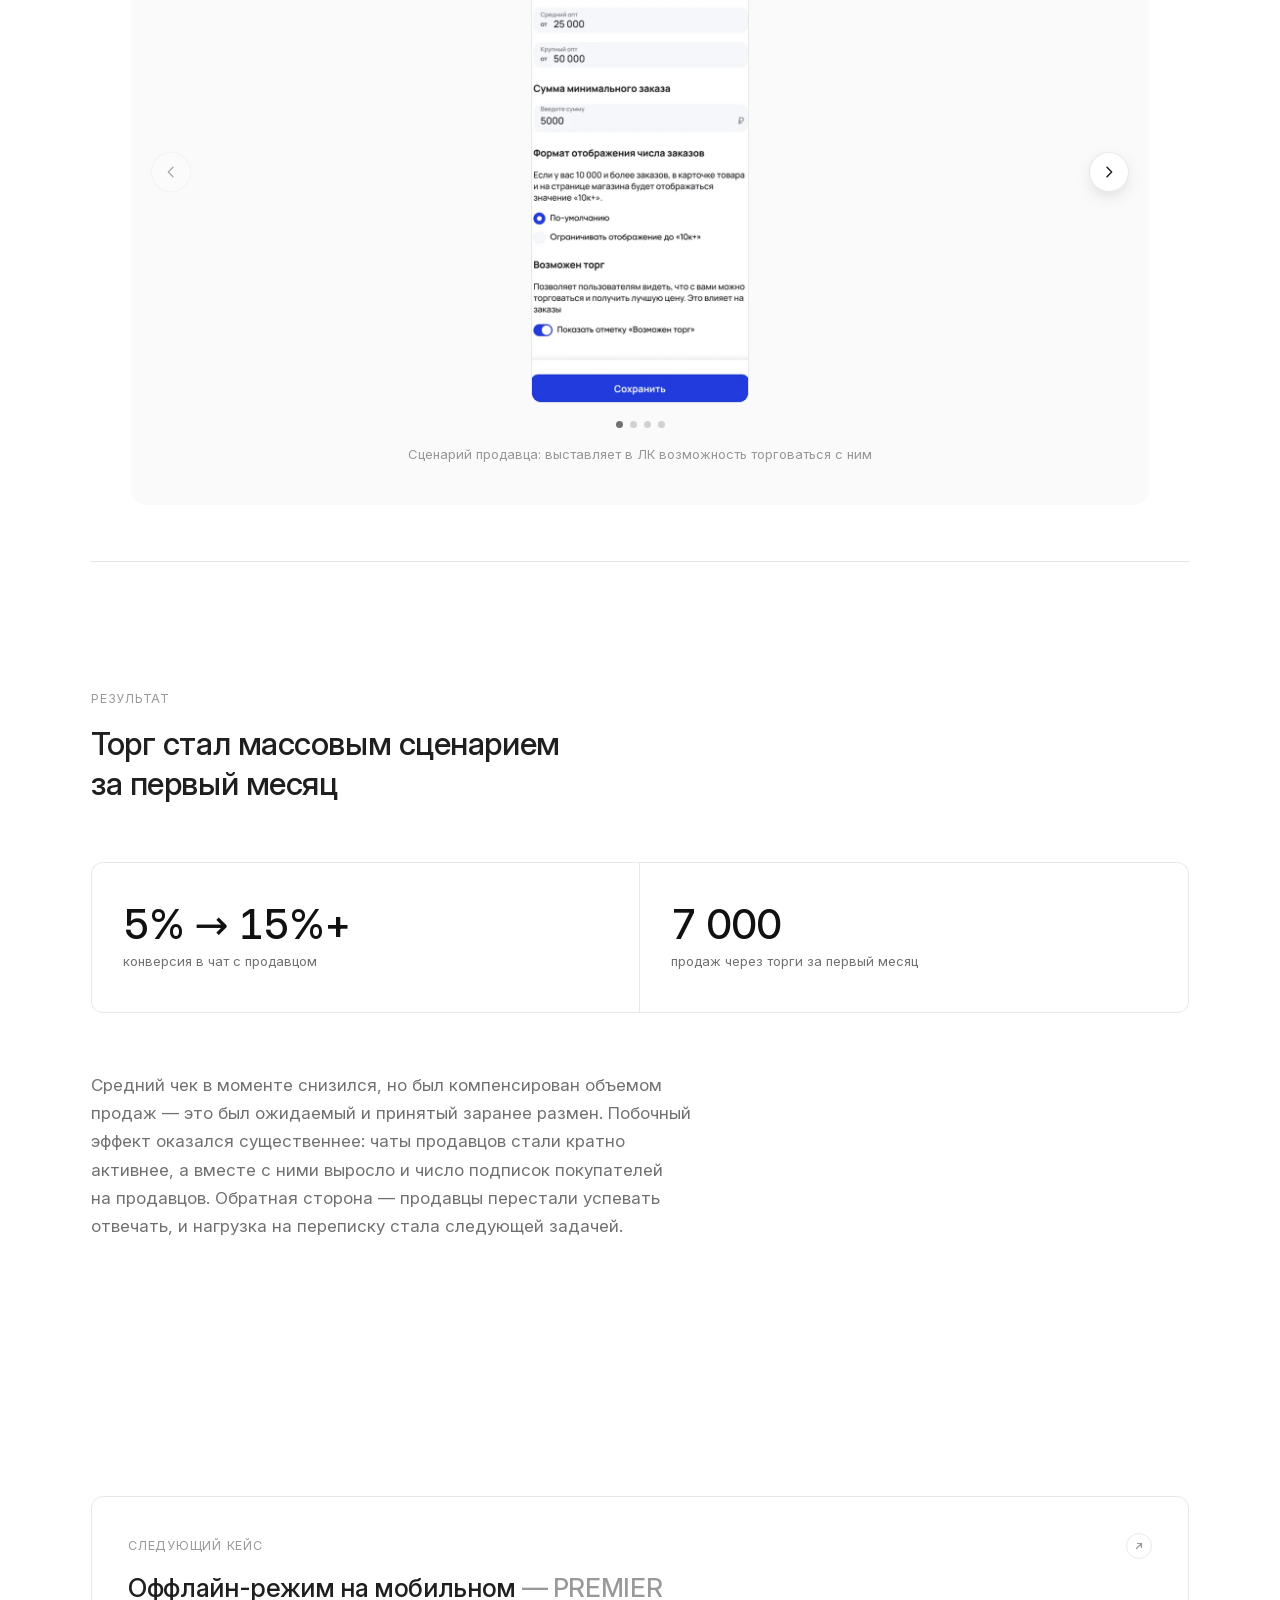
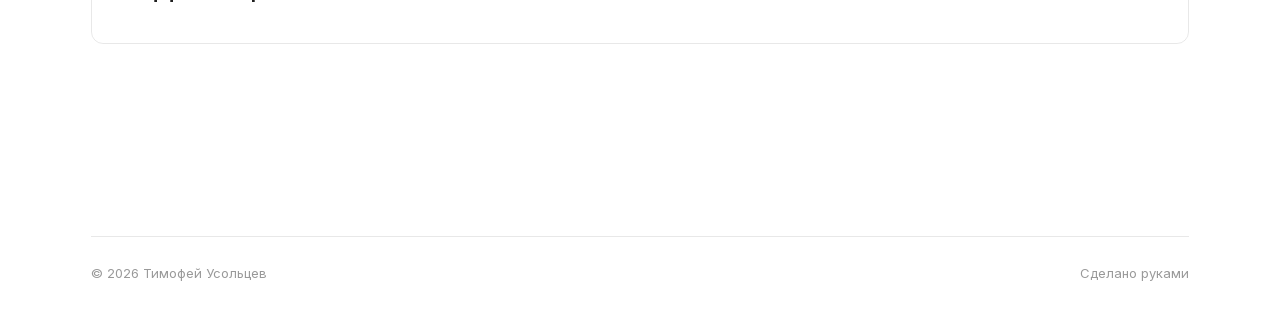
<file: case-wikkeo-bargaining.html>
<!DOCTYPE html>
<html lang="ru" data-font="inter">
<head>
<meta charset="utf-8">
<meta name="viewport" content="width=device-width, initial-scale=1">
<title>Механика торгов</title>
<meta name="description" content="Покупатели не знали, что на площадке можно торговаться. Встроил торг в сценарий заказа: конверсия в чат с продавцом выросла с 5% до 15%+, 7 тысяч продаж через торги за первый месяц.">
<script>document.documentElement.classList.add('js')</script>

<meta property="og:type" content="article">
<meta property="og:title" content="Механика торгов: больше сделок — активнее чаты">
<meta property="og:description" content="Конверсия в чат ×3 · 7 000 продаж за месяц">
<meta property="og:locale" content="ru_RU">
<meta property="og:site_name" content="Продуктовый дизайнер">
<!-- Превью ссылки. Адрес абсолютный — он же меняется вместе с og:url
     при переезде на usoltsev.design. -->
<meta property="og:image" content="https://timofeyusoltsev.github.io/assets/og/og-bargaining.png">
<meta property="og:image:width" content="1200">
<meta property="og:image:height" content="630">
<meta property="og:image:alt" content="Механика торгов: конверсия в чат ×3, 7 000 продаж за месяц">
<meta name="twitter:card" content="summary_large_image">

<link rel="canonical" href="https://timofeyusoltsev.github.io/case-wikkeo-bargaining.html">
<meta property="og:url" content="https://timofeyusoltsev.github.io/case-wikkeo-bargaining.html">
<link rel="alternate" hreflang="ru" href="https://timofeyusoltsev.github.io/case-wikkeo-bargaining.html">
<link rel="alternate" hreflang="en" href="https://timofeyusoltsev.github.io/en/case-wikkeo-bargaining.html">
<link rel="alternate" hreflang="x-default" href="https://timofeyusoltsev.github.io/en/case-wikkeo-bargaining.html">
<link rel="icon" href="/favicon-32.png" sizes="32x32" type="image/png">
<link rel="icon" href="/favicon-96.png" sizes="96x96" type="image/png">
<link rel="apple-touch-icon" href="/apple-touch-icon.png">
<link rel="preload" href="assets/fonts/inter-cyrillic.woff2" as="font" type="font/woff2" crossorigin>
<link rel="stylesheet" href="site.css?v=ed82edd1">
<!-- Мост захвата в Figma: грузится только при открытии страницы
     с хешем #figmacapture=..., поэтому посетителям сторонний скрипт не уходит. -->
<script>
if (location.hash.includes('figmacapture')) {
  const s = document.createElement('script');
  s.src = 'https://mcp.figma.com/mcp/html-to-design/capture.js';
  s.async = true;
  document.head.appendChild(s);
}
</script>
</head>
<body>

<nav class="nav">
  <div class="nav__in">
    <a class="nav__name" href="index.html"><span class="nm-full">Тимофей Усольцев</span><span class="nm-short">Т. Усольцев</span></a>
    <div class="nav__links">
      <a href="index.html#cases">Кейсы</a>
      <a href="index.html#exp">Опыт</a>
      <a href="index.html#approach">Подход</a>
    </div>
    <div class="nav__acts">
      <a class="btn btn--bare btn--lang" href="/en/case-wikkeo-bargaining.html" hreflang="en" lang="en" title="Переключить на английский">EN</a>
      <a class="btn btn--bare" href="https://drive.google.com/file/d/1oHrbRZ41Jqhdutdr8XZwaJY3U4UAe5Hu/view?usp=sharing" target="_blank" rel="noopener">CV</a>
      <a class="btn" href="https://t.me/norse_tm" target="_blank" rel="noopener">Написать</a>
    </div>
  </div>
</nav>

<main id="top">

  <header class="chero wrap rv">
    <span class="case__co"><img class="mark mark--img" src="assets/logo-wikkeo.png" alt="" aria-hidden="true">WIKKEO · 3M+ MAU</span>
    <h1>Механика торгов: больше сделок — активнее чаты</h1>
    <p class="chero__lead">Торговаться на площадке было можно, но покупатели об этом не знали.
    Встроил торг в сценарий заказа — как явное действие,<br>а не как догадку.</p>
  </header>

  <div class="wrap">
    <dl class="facts rv">
      <div><dt>Роль</dt><dd>Lead Designer</dd></div>
      <div><dt>Период</dt><dd>2025 — 2026</dd></div>
      <div><dt>Платформы</dt><dd>Web, Mobile</dd></div>
      <div><dt>Результат</dt><dd>7 000 продаж за месяц</dd></div>
    </dl>

    <figure class="fig rv">
      <div class="carousel carousel--phones" data-carousel>
        <div class="carousel__viewport">
          <div class="carousel__track">
            <div class="carousel__pane">
              <img class="carousel__slide" src="assets/case/bar-hero-1.webp" width="228" height="470"
                   alt="Заказ покупателя с новой ценой после торга">
            </div>
            <div class="carousel__pane">
              <img class="carousel__slide" src="assets/case/bar-hero-2.webp" width="228" height="470"
                   alt="Управление скидкой на заказ в кабинете продавца">
            </div>
          </div>
        </div>
      </div>
      <figcaption>Слева — заказ покупателя с новой ценой, справа — управление скидкой у продавца</figcaption>
    </figure>
  </div>

  <section class="sec wrap">
    <div class="cs rv">
      <span class="eyebrow">Исследование</span>
      <h2>Спрос на торг был,<br>но о нем не догадывались</h2>
      <p class="t2">Опросил покупателей и продавцов через сетку комьюнити-групп площадки.
      18 из 24 покупателей ответили, что никогда не думали, что здесь можно торговаться,
      но готовы попробовать. Чтобы проверить не декларацию, а поведение, попросил их написать
      нескольким продавцам и попросить скидку:<br>из 10 попытавшихся договорились 7,
      и опыт им понравился.</p>
      <p class="t2">Продавцы встретили идею настороженно. Отношение изменилось после того,
      как стало ясно: процент скидки они определяют сами, а механика работает на объем продаж,
      а не против маржи.</p>
    </div>
  </section>

  <section class="sec sec--line wrap">
    <div class="cs rv">
      <span class="eyebrow">Конкурентный анализ</span>
      <h2>У всех торг живет в переписке — и там же теряется</h2>
      <p class="t2">На Авито прямой контакт с продавцом есть, и самые настойчивые покупатели
      о скидке договариваются, но механики как таковой нет: торг существует только внутри
      чата и держится на том, догадался покупатель написать или нет.</p>
      <p class="t2">На китайской 1688 сценарий доведен до конца: покупатель пишет продавцу
      по товару, они обсуждают цену, продавец соглашается и выставляет новую стоимость,
      а покупателю приходит уведомление о возможности купить по новому прайсу. Результат
      договоренности попадает в товар, а не остается словами в переписке.</p>
      <p class="t2">Общее у обоих — вход в торг спрятан в чат. Это и определило, где
      искать решение: саму договоренность оставить в переписке, а вход в нее вынести
      туда, где покупатель уже находится.</p>
    </div>
  </section>

  <section class="sec sec--line wrap">
    <div class="cs rv">
      <span class="eyebrow">Приоритизация</span>
      <h2>Подсказок в чате было бы недостаточно</h2>
      <p class="t2">Очевидное решение — подсказывать в чате, что можно торговаться — разбивалось
      об арифметику: конверсия в чат сама по себе была низкой, и подсказка досталась бы тем,
      кто и так дошел. Нужен был вход в механику до чата.</p>
    </div>

    <ul class="calls rv">
      <li><span class="mk mk--yes" aria-hidden="true"><svg viewBox="0 0 24 24" fill="none" stroke="currentColor" stroke-width="3.4" stroke-linecap="round" stroke-linejoin="round"><path d="M5 12.5l4.6 4.6L19 7.4"/></svg></span>
        <b>Явный вход в торг в карточке и заказе</b>
        <span>Бейдж и кнопка онбордят обе стороны прямо в сценарии покупки.
        Недорого и укладывается в MVP.</span></li>
      <li><span class="mk" aria-hidden="true">—</span>
        <b>Подсказки в чате</b>
        <span>Конверсия в чат слишком мала — механика осталась бы незамеченной.</span></li>
      <li><span class="mk" aria-hidden="true">—</span>
        <b>Слайдер скидки в карточке товара</b>
        <span>Перегружает карточку. К идее показывать среднюю цену продажи стоит вернуться позже.</span></li>
      <li><span class="mk" aria-hidden="true">—</span>
        <b>Персонализированные уведомления о готовности снизить цену</b>
        <span>Относится к мотивации и допродаже, а не к самому торгу. Развитие этой идеи
        взяли в работу отдельной задачей.</span></li>
      <li><span class="mk" aria-hidden="true">—</span>
        <b>Рейтинг продавцов по успешности торгов</b>
        <span>Механика неочевидна покупателю и ближе к системе надежности продавца.</span></li>
    </ul>
  </section>

  <section class="sec sec--line wrap">
    <div class="cs rv">
      <span class="eyebrow">Решение</span>
      <h2>Торг встроен в заказ, а не в переписку</h2>
    </div>

    <div class="steps stg">
      <div class="step">
        <span class="step__n">01</span>
        <h3>Продавец включает торг сам</h3>
        <p>В кабинете продавец отмечает, что по его товарам можно торговаться. Участие
        добровольное — это снимало главное возражение на этапе исследования.</p>
      </div>
      <div class="step">
        <span class="step__n">02</span>
        <h3>Покупатель оформляет заказ и просит скидку</h3>
        <p>Заказ создается, обсуждение цены идет в чате, но результат договоренности
        попадает в сам заказ: покупатель видит новую цену и оплачивает ее.</p>
      </div>
      <div class="step">
        <span class="step__n">03</span>
        <h3>Скидка распределяется по товарам</h3>
        <p>Продавец задает одну скидку на весь заказ, а система разносит ее пропорционально
        по позициям. Это заранее решало проблему частичных возвратов.</p>
      </div>
    </div>

    <figure class="fig rv">
      <div class="carousel carousel--phones" data-carousel>
        <div class="carousel__viewport">
          <div class="carousel__track">
            <div class="carousel__pane">
              <img class="carousel__slide" src="assets/case/bar-buyer-1.webp" width="227" height="470"
                   alt="Карточка товара с онбордингом торга">
            </div>
            <div class="carousel__pane">
              <img class="carousel__slide" src="assets/case/bar-buyer-2.webp" width="228" height="470"
                   alt="Товар с бейджем «Возможен торг»">
            </div>
            <div class="carousel__pane">
              <img class="carousel__slide" src="assets/case/bar-buyer-3.webp" width="227" height="470"
                   alt="Заказ покупателя с новой ценой после торга">
            </div>
          </div>
        </div>
      </div>
      <figcaption>Сценарий покупателя: оформляет товар, пишет продавцу, продавец дает скидку</figcaption>
    </figure>

    <figure class="fig rv">
      <div class="carousel carousel--phones" data-carousel>
        <div class="carousel__viewport">
          <div class="carousel__track">
            <div class="carousel__pane">
              <img class="carousel__slide" src="assets/case/bar-seller-1.webp" width="223" height="470"
                   alt="Настройка «Возможен торг» в кабинете продавца">
            </div>
            <div class="carousel__pane">
              <img class="carousel__slide" src="assets/case/bar-seller-2.webp" width="220" height="470"
                   alt="Детали заказа со скидкой за торг">
            </div>
            <div class="carousel__pane">
              <img class="carousel__slide" src="assets/case/bar-seller-3.webp" width="226" height="470"
                   alt="Новая стоимость заказа">
            </div>
            <div class="carousel__pane">
              <img class="carousel__slide" src="assets/case/bar-seller-4.webp" width="216" height="470"
                   alt="Итог заказа после торга">
            </div>
          </div>
        </div>
      </div>
      <figcaption>Сценарий продавца: выставляет в ЛК возможность торговаться с ним</figcaption>
    </figure>
  </section>

  <section class="sec sec--line wrap">
    <div class="cs rv">
      <span class="eyebrow">Результат</span>
      <h2>Торг стал массовым сценарием за первый месяц</h2>
    </div>
    <div class="stats rv" style="grid-template-columns:repeat(2,1fr)">
      <div><b>5% → 15%+</b><span>конверсия в чат с продавцом</span></div>
      <div><b>7 000</b><span>продаж через торги за первый месяц</span></div>
    </div>
    <div class="cs rv" style="margin-top:var(--head-gap)">
      <p class="t2">Средний чек в моменте снизился, но был компенсирован объемом продаж —
      это был ожидаемый и принятый заранее размен. Побочный эффект оказался существеннее:
      чаты продавцов стали кратно активнее, а вместе с ними выросло и число подписок
      покупателей на продавцов. Обратная сторона — продавцы перестали успевать отвечать,
      и нагрузка на переписку стала следующей задачей.</p>
    </div>
  </section>

  <section class="sec wrap">
    <a class="nextcase rv" href="case-premier-offline.html">
      <div class="nextcase__top">
        <span class="eyebrow">Следующий кейс</span>
        <span class="case__go" aria-hidden="true"><svg viewBox="0 0 24 24" fill="none" stroke="currentColor" stroke-width="2.4" stroke-linecap="round" stroke-linejoin="round"><path d="M7 17 17 7M9 7h8v8"/></svg></span>
      </div>
      <span class="nextcase__ttl">Оффлайн-режим на мобильном<span class="nextcase__co"> — PREMIER</span></span>
    </a>
  </section>

  <div class="wrap">
    <footer class="foot">
      <span>© 2026 Тимофей Усольцев</span>
      <span>Сделано руками</span>
    </footer>
  </div>

</main>

<script src="site.js?v=440fd595" defer></script>
</body>
</html>
</file>
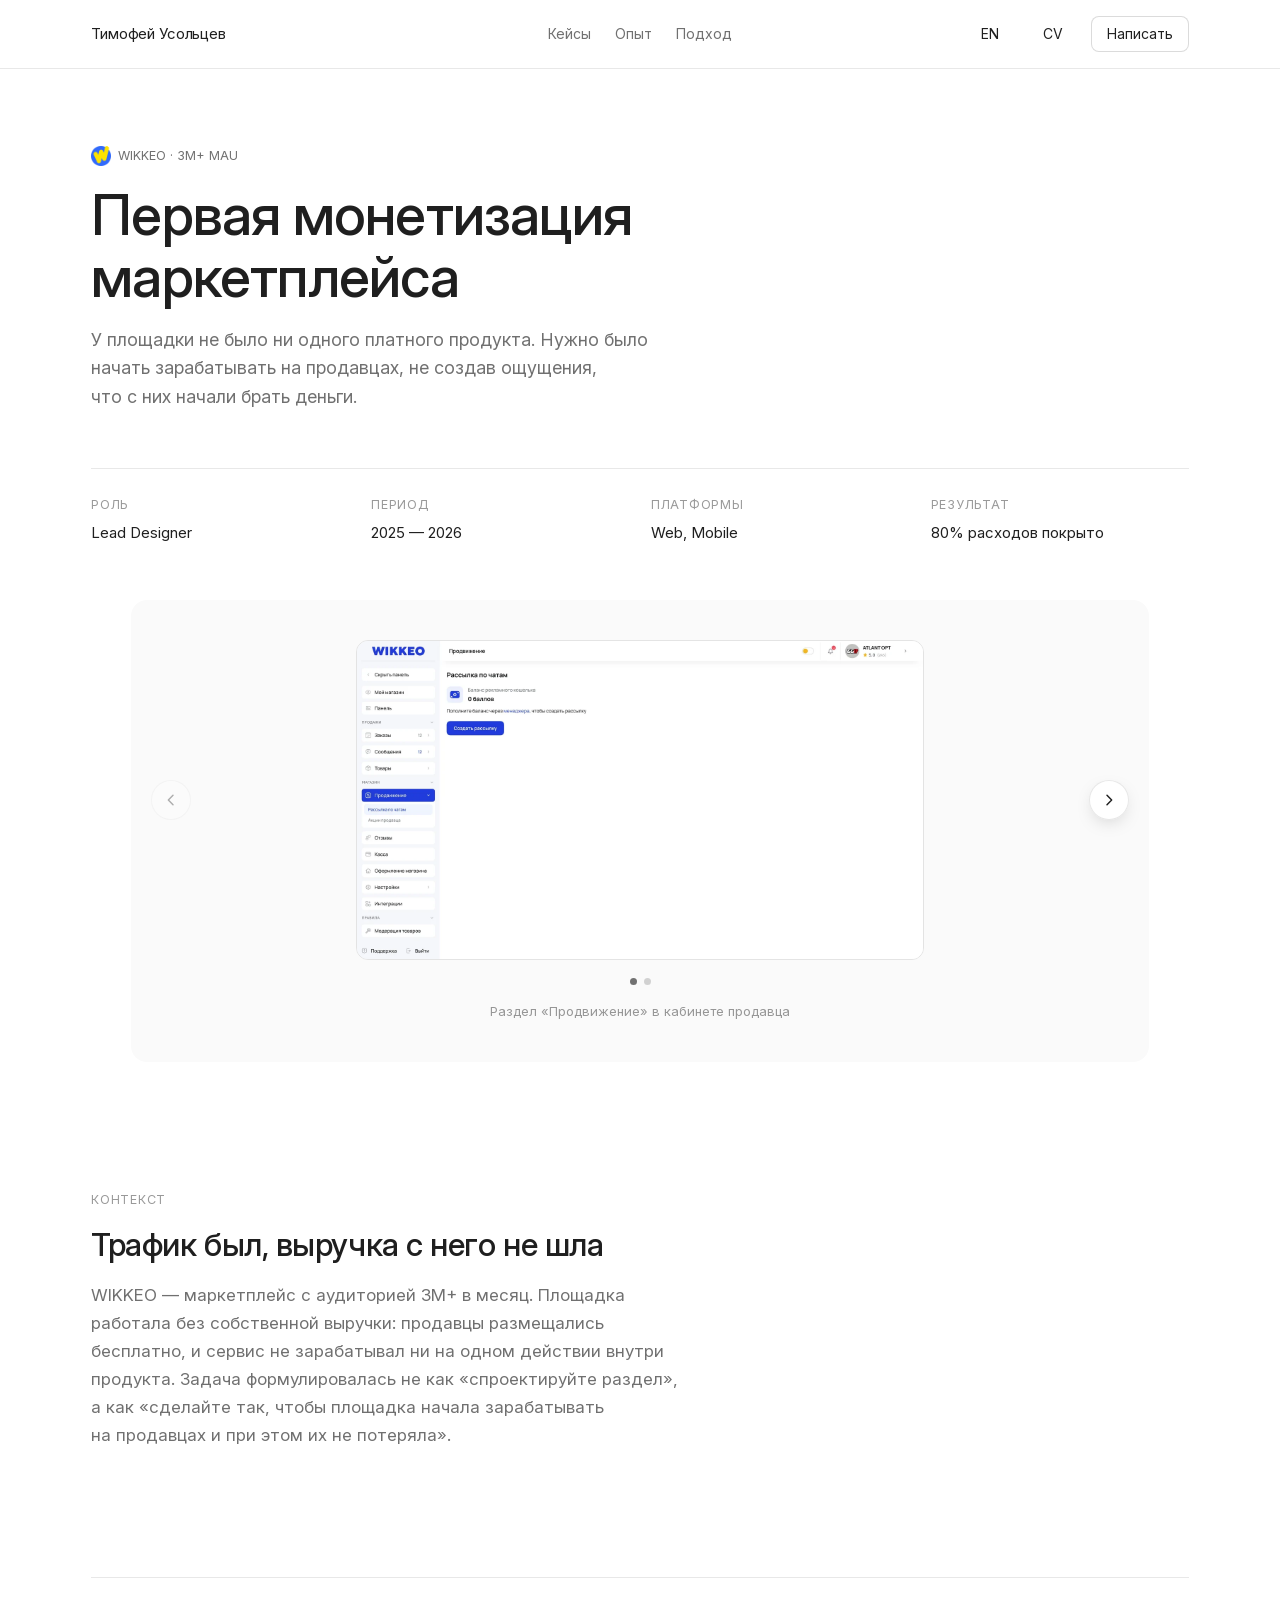
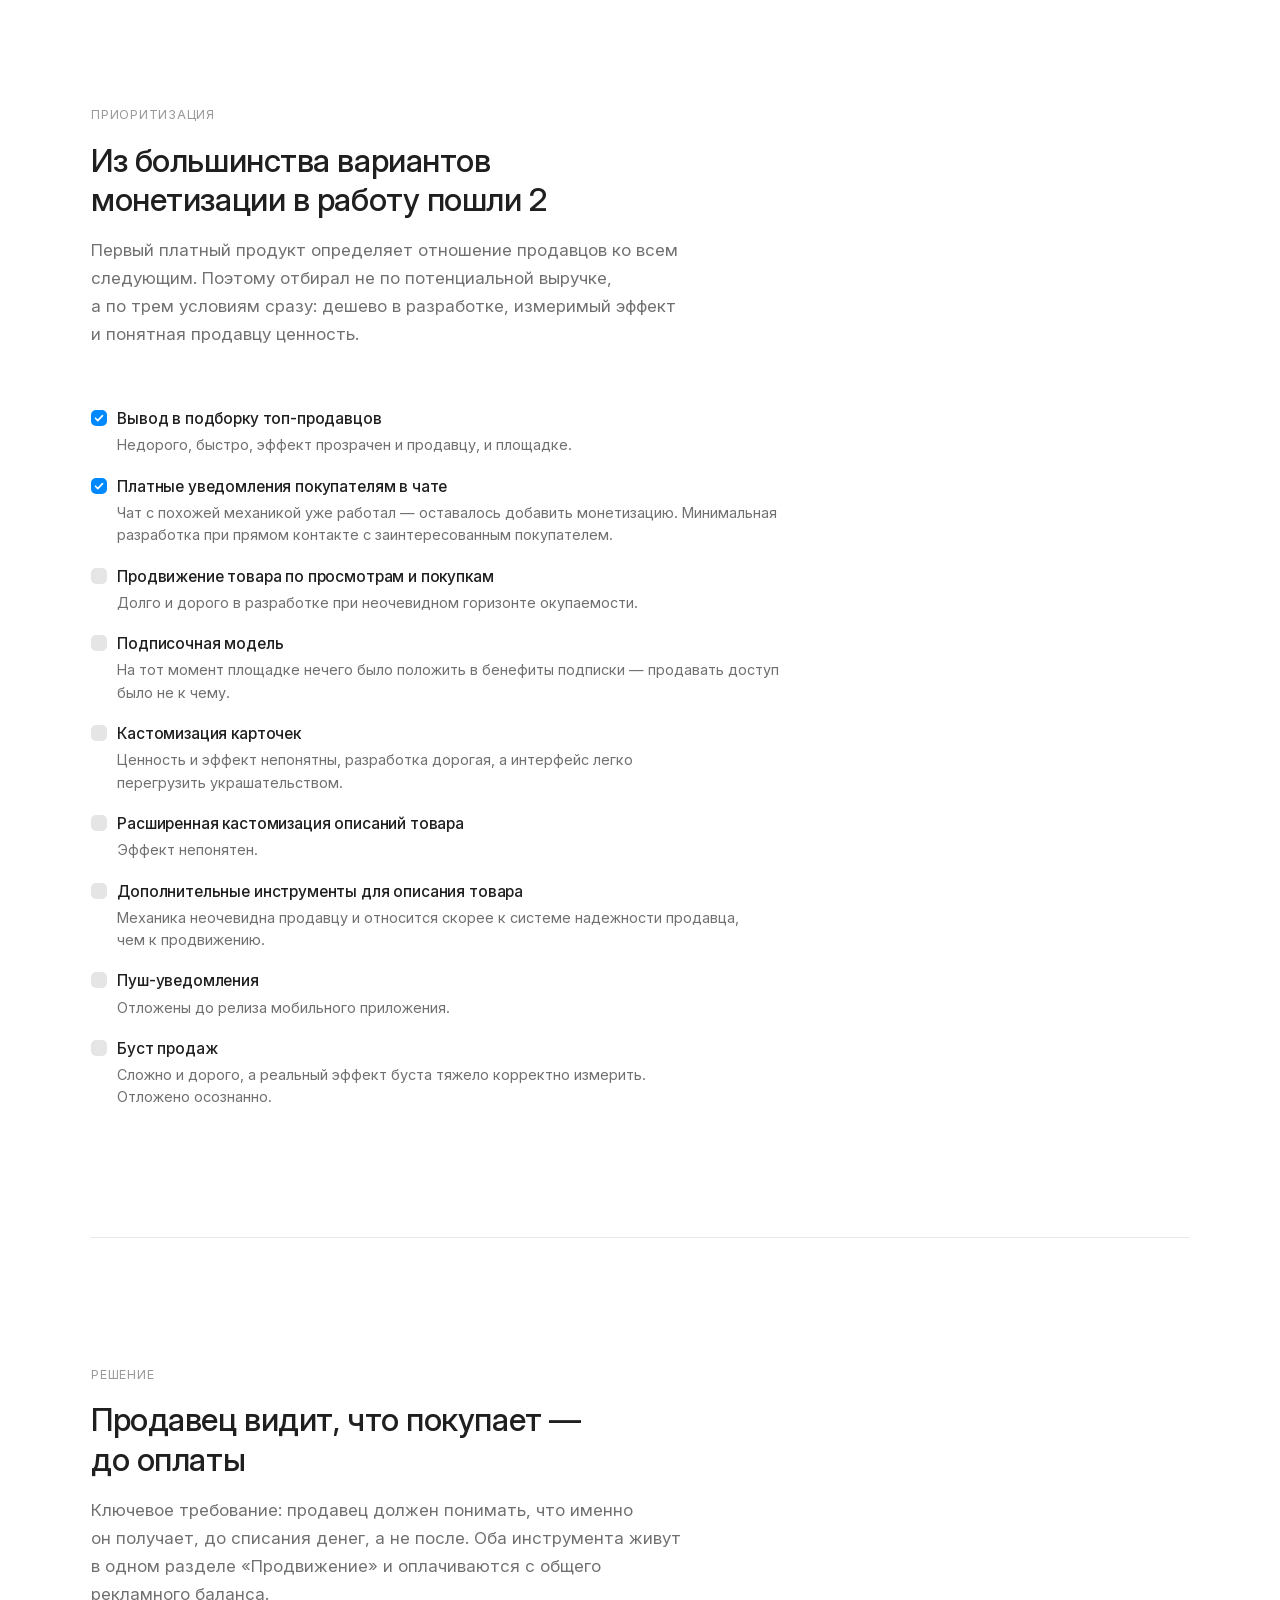
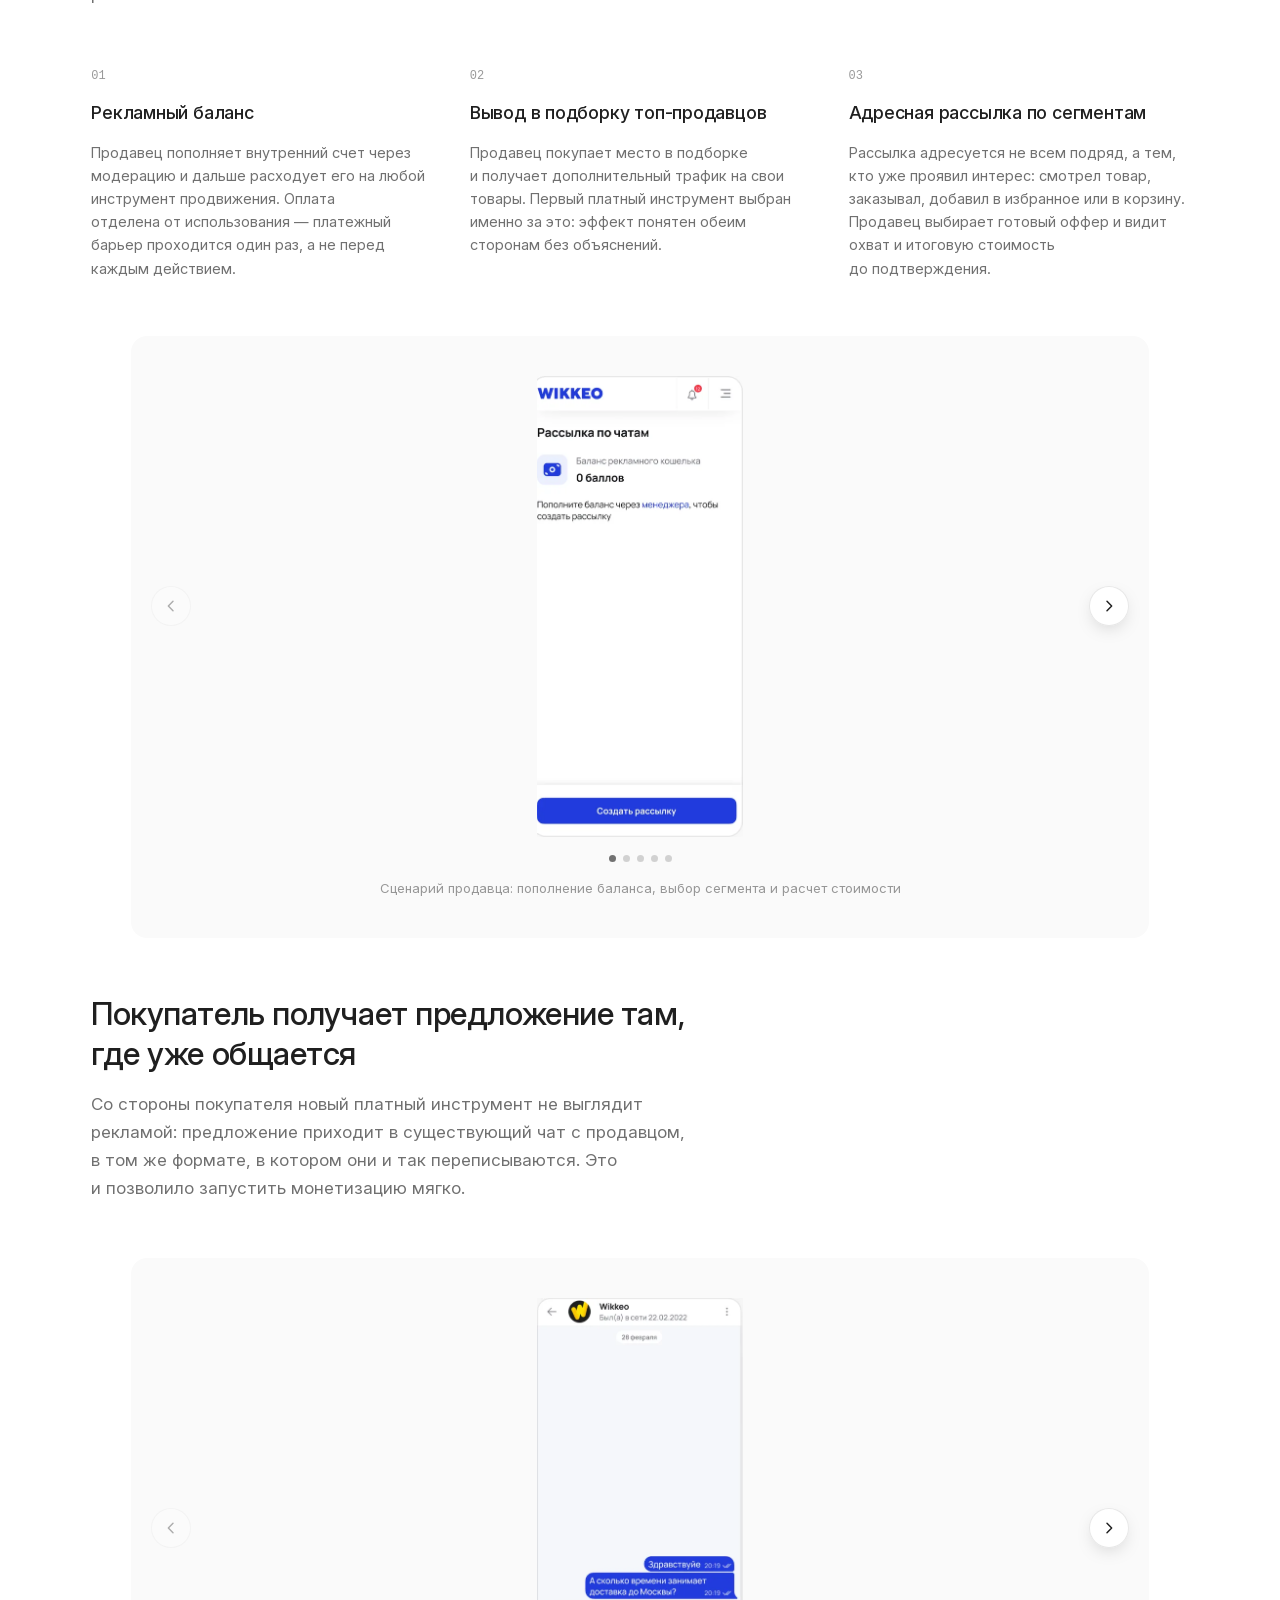
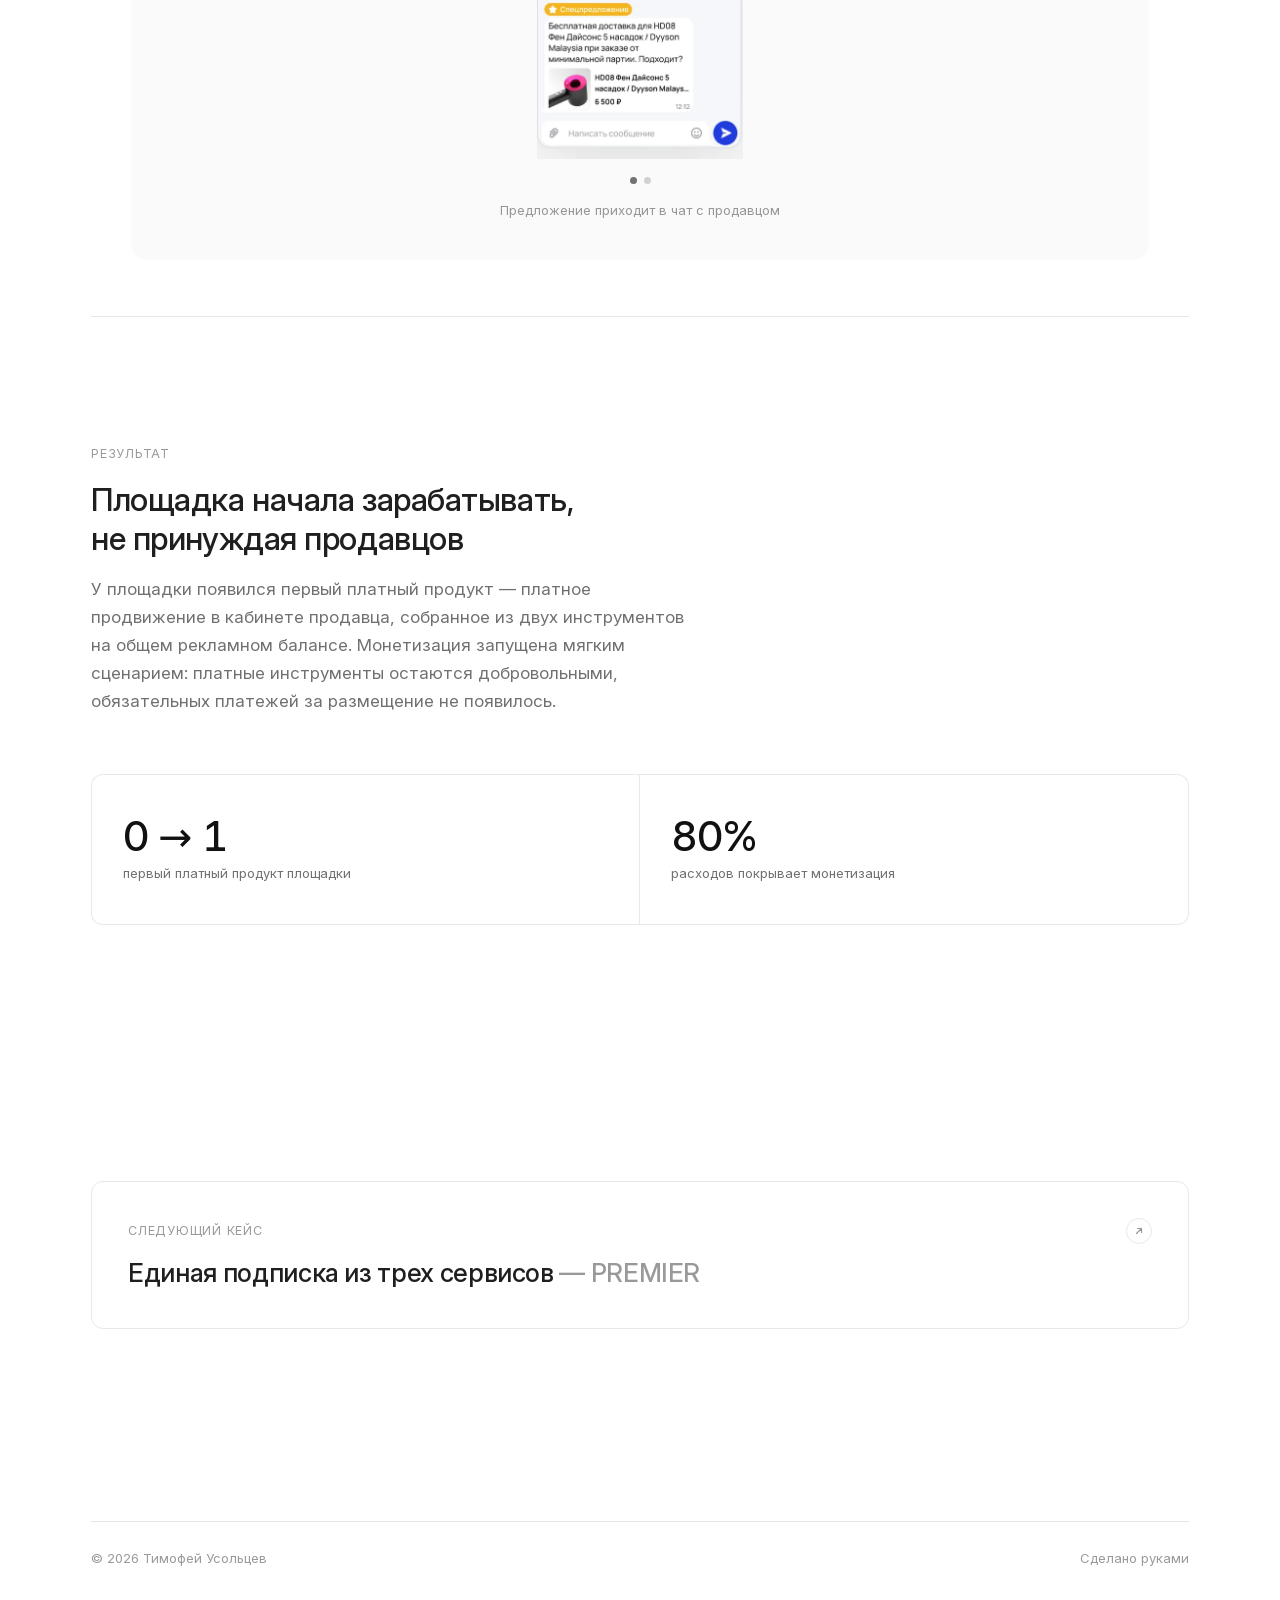
<file: case-wikkeo-monetization.html>
<!DOCTYPE html>
<html lang="ru" data-font="inter">
<head>
<meta charset="utf-8">
<meta name="viewport" content="width=device-width, initial-scale=1">
<title>Первая монетизация маркетплейса</title>
<meta name="description" content="У маркетплейса WIKKEO (3M+ MAU) не было ни одного платного продукта. Спроектировал платное продвижение в кабинете продавца: рекламный баланс, вывод в подборку топ-продавцов и адресные рассылки по сегментам. Монетизация покрыла 80% расходов площадки.">
<script>document.documentElement.classList.add('js')</script>

<meta property="og:type" content="article">
<meta property="og:title" content="Первая монетизация маркетплейса">
<meta property="og:description" content="0 → 1 платный продукт · 80% расходов площадки">
<meta property="og:locale" content="ru_RU">
<meta property="og:site_name" content="Продуктовый дизайнер">
<!-- Превью ссылки. Адрес абсолютный — он же меняется вместе с og:url
     при переезде на usoltsev.design. -->
<meta property="og:image" content="https://timofeyusoltsev.github.io/assets/og/og-monetization.png">
<meta property="og:image:width" content="1200">
<meta property="og:image:height" content="630">
<meta property="og:image:alt" content="Первая монетизация маркетплейса: 0 → 1 платный продукт, 80% расходов площадки">
<meta name="twitter:card" content="summary_large_image">

<link rel="canonical" href="https://timofeyusoltsev.github.io/case-wikkeo-monetization.html">
<meta property="og:url" content="https://timofeyusoltsev.github.io/case-wikkeo-monetization.html">
<link rel="alternate" hreflang="ru" href="https://timofeyusoltsev.github.io/case-wikkeo-monetization.html">
<link rel="alternate" hreflang="en" href="https://timofeyusoltsev.github.io/en/case-wikkeo-monetization.html">
<link rel="alternate" hreflang="x-default" href="https://timofeyusoltsev.github.io/en/case-wikkeo-monetization.html">
<link rel="icon" href="/favicon-32.png" sizes="32x32" type="image/png">
<link rel="icon" href="/favicon-96.png" sizes="96x96" type="image/png">
<link rel="apple-touch-icon" href="/apple-touch-icon.png">
<link rel="preload" href="assets/fonts/inter-cyrillic.woff2" as="font" type="font/woff2" crossorigin>
<link rel="stylesheet" href="site.css?v=ed82edd1">
<!-- Мост захвата в Figma: грузится только при открытии страницы
     с хешем #figmacapture=..., поэтому посетителям сторонний скрипт не уходит. -->
<script>
if (location.hash.includes('figmacapture')) {
  const s = document.createElement('script');
  s.src = 'https://mcp.figma.com/mcp/html-to-design/capture.js';
  s.async = true;
  document.head.appendChild(s);
}
</script>
</head>
<body>

<nav class="nav">
  <div class="nav__in">
    <a class="nav__name" href="index.html"><span class="nm-full">Тимофей Усольцев</span><span class="nm-short">Т. Усольцев</span></a>
    <div class="nav__links">
      <a href="index.html#cases">Кейсы</a>
      <a href="index.html#exp">Опыт</a>
      <a href="index.html#approach">Подход</a>
    </div>
    <div class="nav__acts">
      <a class="btn btn--bare btn--lang" href="/en/case-wikkeo-monetization.html" hreflang="en" lang="en" title="Переключить на английский">EN</a>
      <a class="btn btn--bare" href="https://drive.google.com/file/d/1oHrbRZ41Jqhdutdr8XZwaJY3U4UAe5Hu/view?usp=sharing" target="_blank" rel="noopener">CV</a>
      <a class="btn" href="https://t.me/norse_tm" target="_blank" rel="noopener">Написать</a>
    </div>
  </div>
</nav>

<main id="top">

  <header class="chero wrap rv">
    <span class="case__co"><img class="mark mark--img" src="assets/logo-wikkeo.png" alt="" aria-hidden="true">WIKKEO · 3M+ MAU</span>
    <h1>Первая монетизация маркетплейса</h1>
    <p class="chero__lead">У площадки не было ни одного платного продукта. Нужно было начать
    зарабатывать на продавцах, не создав ощущения,<br>что с них начали брать деньги.</p>
  </header>

  <div class="wrap">
    <dl class="facts rv">
      <div><dt>Роль</dt><dd>Lead Designer</dd></div>
      <div><dt>Период</dt><dd>2025 — 2026</dd></div>
      <div><dt>Платформы</dt><dd>Web, Mobile</dd></div>
      <div><dt>Результат</dt><dd>80% расходов покрыто</dd></div>
    </dl>

    <figure class="fig rv">
      <div class="carousel carousel--wide" data-carousel>
        <div class="carousel__viewport">
          <div class="carousel__track">
            <div class="carousel__pane">
              <img class="carousel__slide" src="assets/case/mon-hero-1.webp" width="800" height="450"
                   alt="Раздел «Продвижение» с пустым балансом: рассылок еще нет">
            </div>
            <div class="carousel__pane">
              <img class="carousel__slide" src="assets/case/mon-hero-2.webp" width="800" height="450"
                   alt="Список запущенных рассылок со статусами и пополненным балансом">
            </div>
          </div>
        </div>
      </div>
      <figcaption>Раздел «Продвижение» в кабинете продавца</figcaption>
    </figure>
  </div>

  <section class="sec wrap">
    <div class="cs rv">
      <span class="eyebrow">Контекст</span>
      <h2>Трафик был, выручка с него не шла</h2>
      <p class="t2">WIKKEO — маркетплейс с аудиторией 3M+ в месяц. Площадка работала без
      собственной выручки: продавцы размещались бесплатно, и сервис не зарабатывал ни на одном
      действии внутри продукта. Задача формулировалась не как «спроектируйте раздел», а как
      «сделайте так, чтобы площадка начала зарабатывать на продавцах и при этом их не потеряла».</p>
    </div>
  </section>

  <section class="sec sec--line wrap">
    <div class="cs rv">
      <span class="eyebrow">Приоритизация</span>
      <h2>Из большинства вариантов монетизации в работу пошли 2</h2>
      <p class="t2">Первый платный продукт определяет отношение продавцов ко всем следующим.
      Поэтому отбирал не по потенциальной выручке, а по трем условиям сразу: дешево в разработке,
      измеримый эффект и понятная продавцу ценность.</p>
    </div>

    <ul class="calls rv">
      <li><span class="mk mk--yes" aria-hidden="true"><svg viewBox="0 0 24 24" fill="none" stroke="currentColor" stroke-width="3.4" stroke-linecap="round" stroke-linejoin="round"><path d="M5 12.5l4.6 4.6L19 7.4"/></svg></span>
        <b>Вывод в подборку топ-продавцов</b>
        <span>Недорого, быстро, эффект прозрачен и продавцу, и площадке.</span></li>
      <li><span class="mk mk--yes" aria-hidden="true"><svg viewBox="0 0 24 24" fill="none" stroke="currentColor" stroke-width="3.4" stroke-linecap="round" stroke-linejoin="round"><path d="M5 12.5l4.6 4.6L19 7.4"/></svg></span>
        <b>Платные уведомления покупателям в чате</b>
        <span>Чат с похожей механикой уже работал — оставалось добавить монетизацию.
        Минимальная разработка при прямом контакте с заинтересованным покупателем.</span></li>
      <li><span class="mk" aria-hidden="true">—</span>
        <b>Продвижение товара по просмотрам и покупкам</b>
        <span>Долго и дорого в разработке при неочевидном горизонте окупаемости.</span></li>
      <li><span class="mk" aria-hidden="true">—</span>
        <b>Подписочная модель</b>
        <span>На тот момент площадке нечего было положить в бенефиты подписки — продавать доступ
        было не к чему.</span></li>
      <li><span class="mk" aria-hidden="true">—</span>
        <b>Кастомизация карточек</b>
        <span>Ценность и эффект непонятны, разработка дорогая, а интерфейс легко перегрузить
        украшательством.</span></li>
      <li><span class="mk" aria-hidden="true">—</span>
        <b>Расширенная кастомизация описаний товара</b>
        <span>Эффект непонятен.</span></li>
      <li><span class="mk" aria-hidden="true">—</span>
        <b>Дополнительные инструменты для описания товара</b>
        <span>Механика неочевидна продавцу и относится скорее к системе надежности продавца,
        чем к продвижению.</span></li>
      <li><span class="mk" aria-hidden="true">—</span>
        <b>Пуш-уведомления</b>
        <span>Отложены до релиза мобильного приложения.</span></li>
      <li><span class="mk" aria-hidden="true">—</span>
        <b>Буст продаж</b>
        <span>Сложно и дорого, а реальный эффект буста тяжело корректно измерить.
        Отложено осознанно.</span></li>
    </ul>
  </section>

  <section class="sec sec--line wrap">
    <div class="cs rv">
      <span class="eyebrow">Решение</span>
      <h2>Продавец видит, что покупает — до оплаты</h2>
      <p class="t2">Ключевое требование: продавец должен понимать, что именно он получает,
      до списания денег, а не после. Оба инструмента живут в одном разделе «Продвижение»
      и оплачиваются с общего рекламного баланса.</p>
    </div>

    <div class="steps stg">
      <div class="step">
        <span class="step__n">01</span>
        <h3>Рекламный баланс</h3>
        <p>Продавец пополняет внутренний счет через модерацию и дальше расходует его на любой
        инструмент продвижения. Оплата отделена от использования — платежный барьер проходится
        один раз, а не перед каждым действием.</p>
      </div>
      <div class="step">
        <span class="step__n">02</span>
        <h3>Вывод в подборку топ-продавцов</h3>
        <p>Продавец покупает место в подборке и получает дополнительный трафик на свои товары.
        Первый платный инструмент выбран именно за это: эффект понятен обеим сторонам
        без объяснений.</p>
      </div>
      <div class="step">
        <span class="step__n">03</span>
        <h3>Адресная рассылка по сегментам</h3>
        <p>Рассылка адресуется не всем подряд, а тем, кто уже проявил интерес: смотрел товар,
        заказывал, добавил в избранное или в корзину. Продавец выбирает готовый оффер и видит
        охват и итоговую стоимость до подтверждения.</p>
      </div>
    </div>

    <figure class="fig rv">
      <div class="carousel carousel--phones" data-carousel>
        <div class="carousel__viewport">
          <div class="carousel__track">
            <div class="carousel__pane">
              <img class="carousel__slide" src="assets/case/mon-flow-1.webp" width="210" height="470"
                   alt="Рассылка по чатам: баланс пуст, рассылок еще нет">
            </div>
            <div class="carousel__pane">
              <img class="carousel__slide" src="assets/case/mon-flow-2.webp" width="216" height="470"
                   alt="Создание рассылки: выбор товара и тип аудитории">
            </div>
            <div class="carousel__pane">
              <img class="carousel__slide" src="assets/case/mon-flow-3.webp" width="217" height="470"
                   alt="Выбор товара из каталога продавца">
            </div>
            <div class="carousel__pane">
              <img class="carousel__slide" src="assets/case/mon-flow-4.webp" width="218" height="470"
                   alt="Расчет охвата и стоимости перед запуском">
            </div>
            <div class="carousel__pane">
              <img class="carousel__slide" src="assets/case/mon-flow-5.webp" width="217" height="470"
                   alt="Готовое предложение в чате у покупателя">
            </div>
          </div>
        </div>
      </div>
      <figcaption>Сценарий продавца: пополнение баланса, выбор сегмента и расчет стоимости</figcaption>
    </figure>

    <div class="cs rv">
      <h2>Покупатель получает предложение там, где уже общается</h2>
      <p class="t2">Со стороны покупателя новый платный инструмент не выглядит рекламой:
      предложение приходит в существующий чат с продавцом, в том же формате, в котором они
      и так переписываются. Это и позволило запустить монетизацию мягко.</p>
    </div>

    <figure class="fig rv">
      <div class="carousel carousel--phones" data-carousel>
        <div class="carousel__viewport">
          <div class="carousel__track">
            <div class="carousel__pane">
              <img class="carousel__slide" src="assets/case/mon-chat-1.webp" width="210" height="470"
                   alt="Предложение от продавца в чате покупателя">
            </div>
            <div class="carousel__pane">
              <img class="carousel__slide" src="assets/case/mon-chat-2.webp" width="632" height="470"
                   alt="Тот же чат со стороны кабинета продавца">
            </div>
          </div>
        </div>
      </div>
      <figcaption>Предложение приходит в чат с продавцом</figcaption>
    </figure>
  </section>

  <section class="sec sec--line wrap">
    <div class="cs rv">
      <span class="eyebrow">Результат</span>
      <h2>Площадка начала зарабатывать,<br>не принуждая продавцов</h2>
      <p class="t2">У площадки появился первый платный продукт — платное продвижение
      в кабинете продавца, собранное из двух инструментов на общем рекламном балансе.
      Монетизация запущена мягким сценарием: платные инструменты остаются добровольными,
      обязательных платежей за размещение не появилось.</p>
    </div>
    <div class="stats rv" style="grid-template-columns:repeat(2,1fr)">
      <div><b>0 → 1</b><span>первый платный продукт площадки</span></div>
      <div><b>80%</b><span>расходов покрывает монетизация</span></div>
    </div>
  </section>

  <section class="sec wrap">
    <a class="nextcase rv" href="case-premier-subscription.html">
      <div class="nextcase__top">
        <span class="eyebrow">Следующий кейс</span>
        <span class="case__go" aria-hidden="true"><svg viewBox="0 0 24 24" fill="none" stroke="currentColor" stroke-width="2.4" stroke-linecap="round" stroke-linejoin="round"><path d="M7 17 17 7M9 7h8v8"/></svg></span>
      </div>
      <span class="nextcase__ttl">Единая подписка из трех сервисов<span class="nextcase__co"> — PREMIER</span></span>
    </a>
  </section>

  <div class="wrap">
    <footer class="foot">
      <span>© 2026 Тимофей Усольцев</span>
      <span>Сделано руками</span>
    </footer>
  </div>

</main>

<script src="site.js?v=440fd595" defer></script>
</body>
</html>
</file>
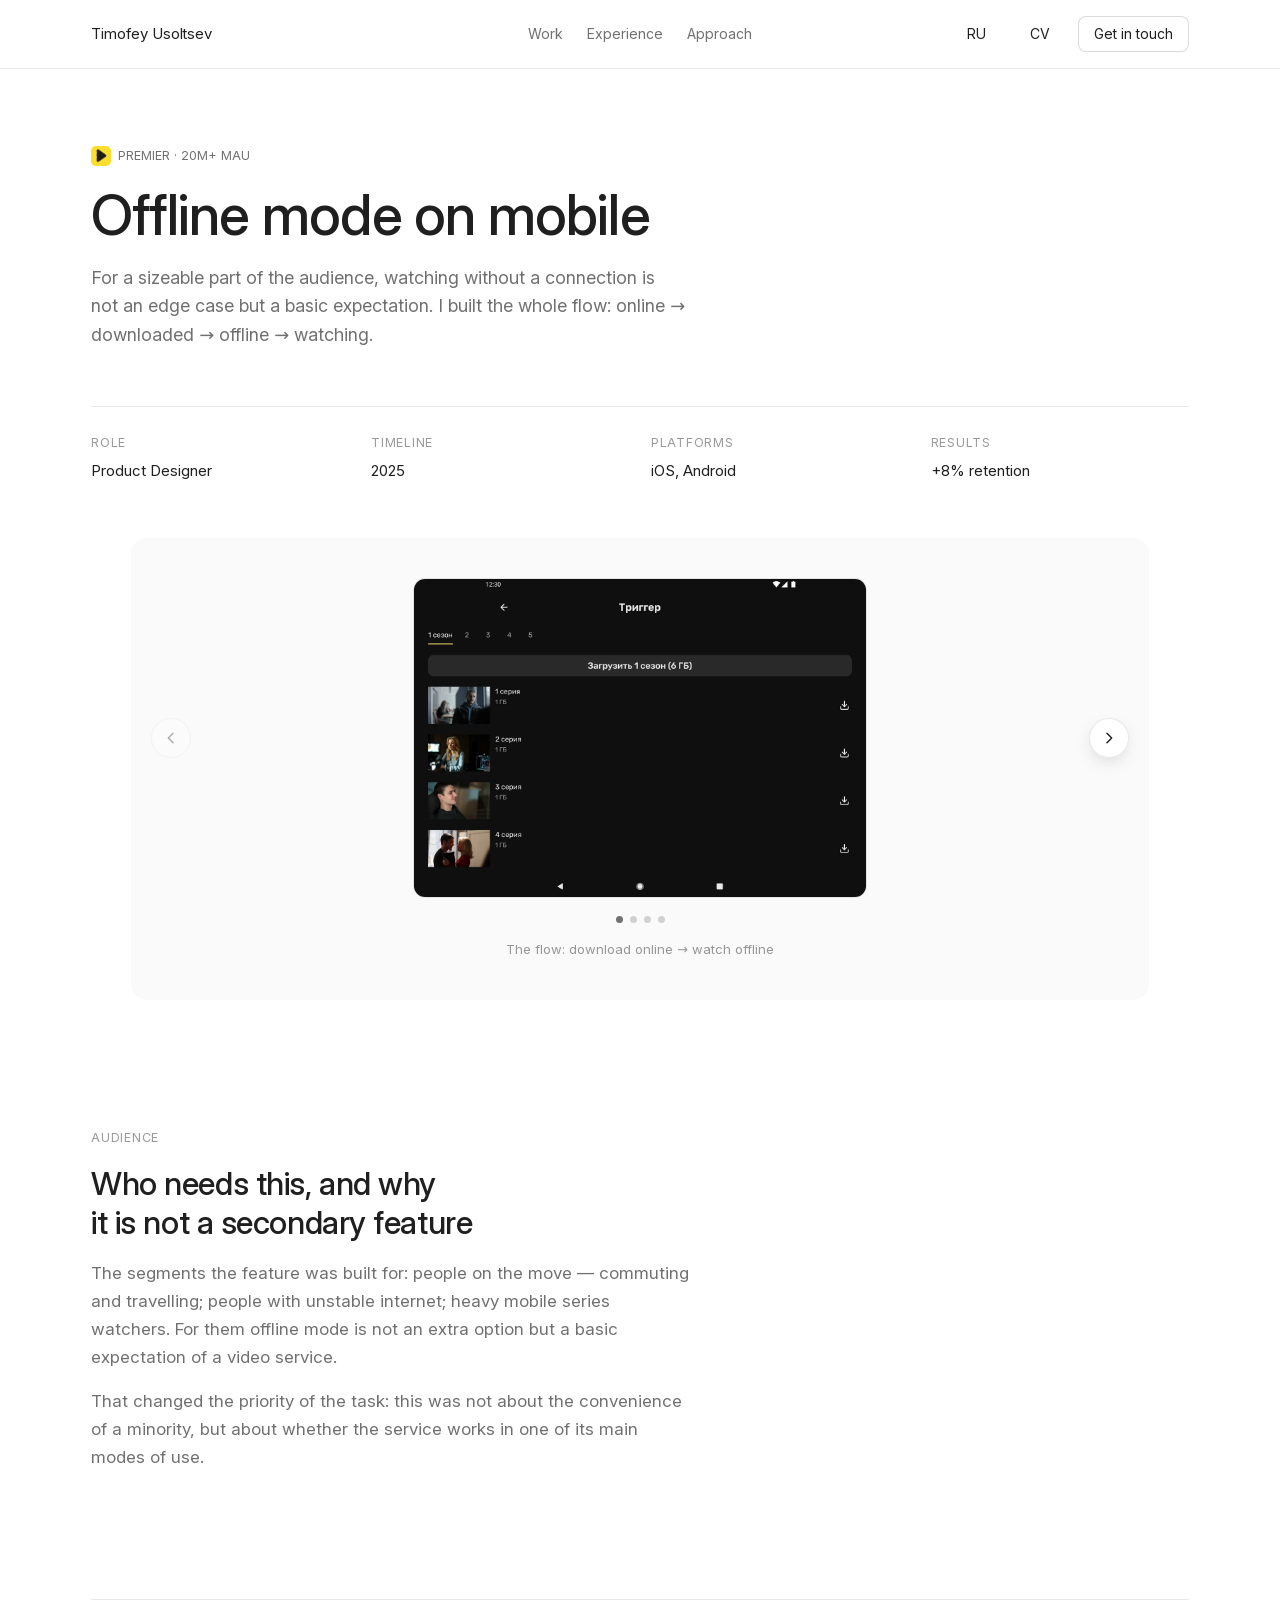
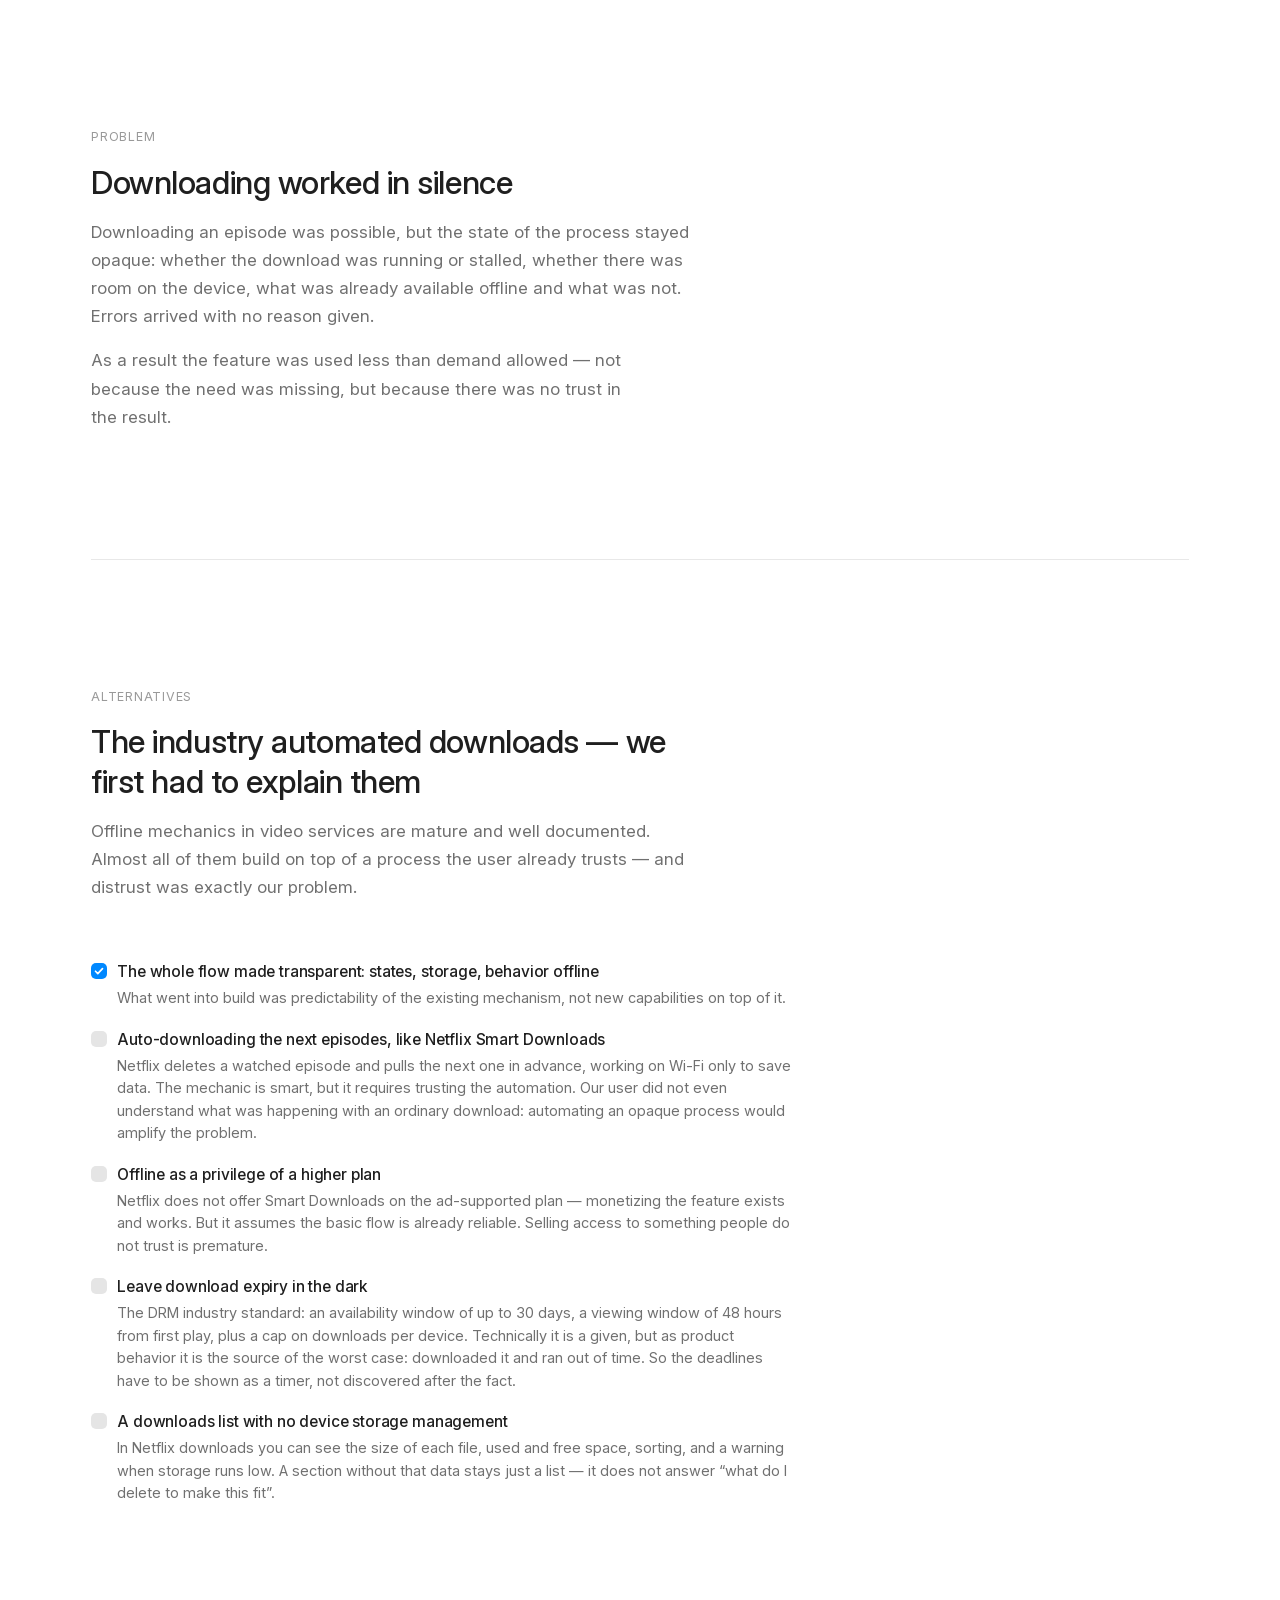
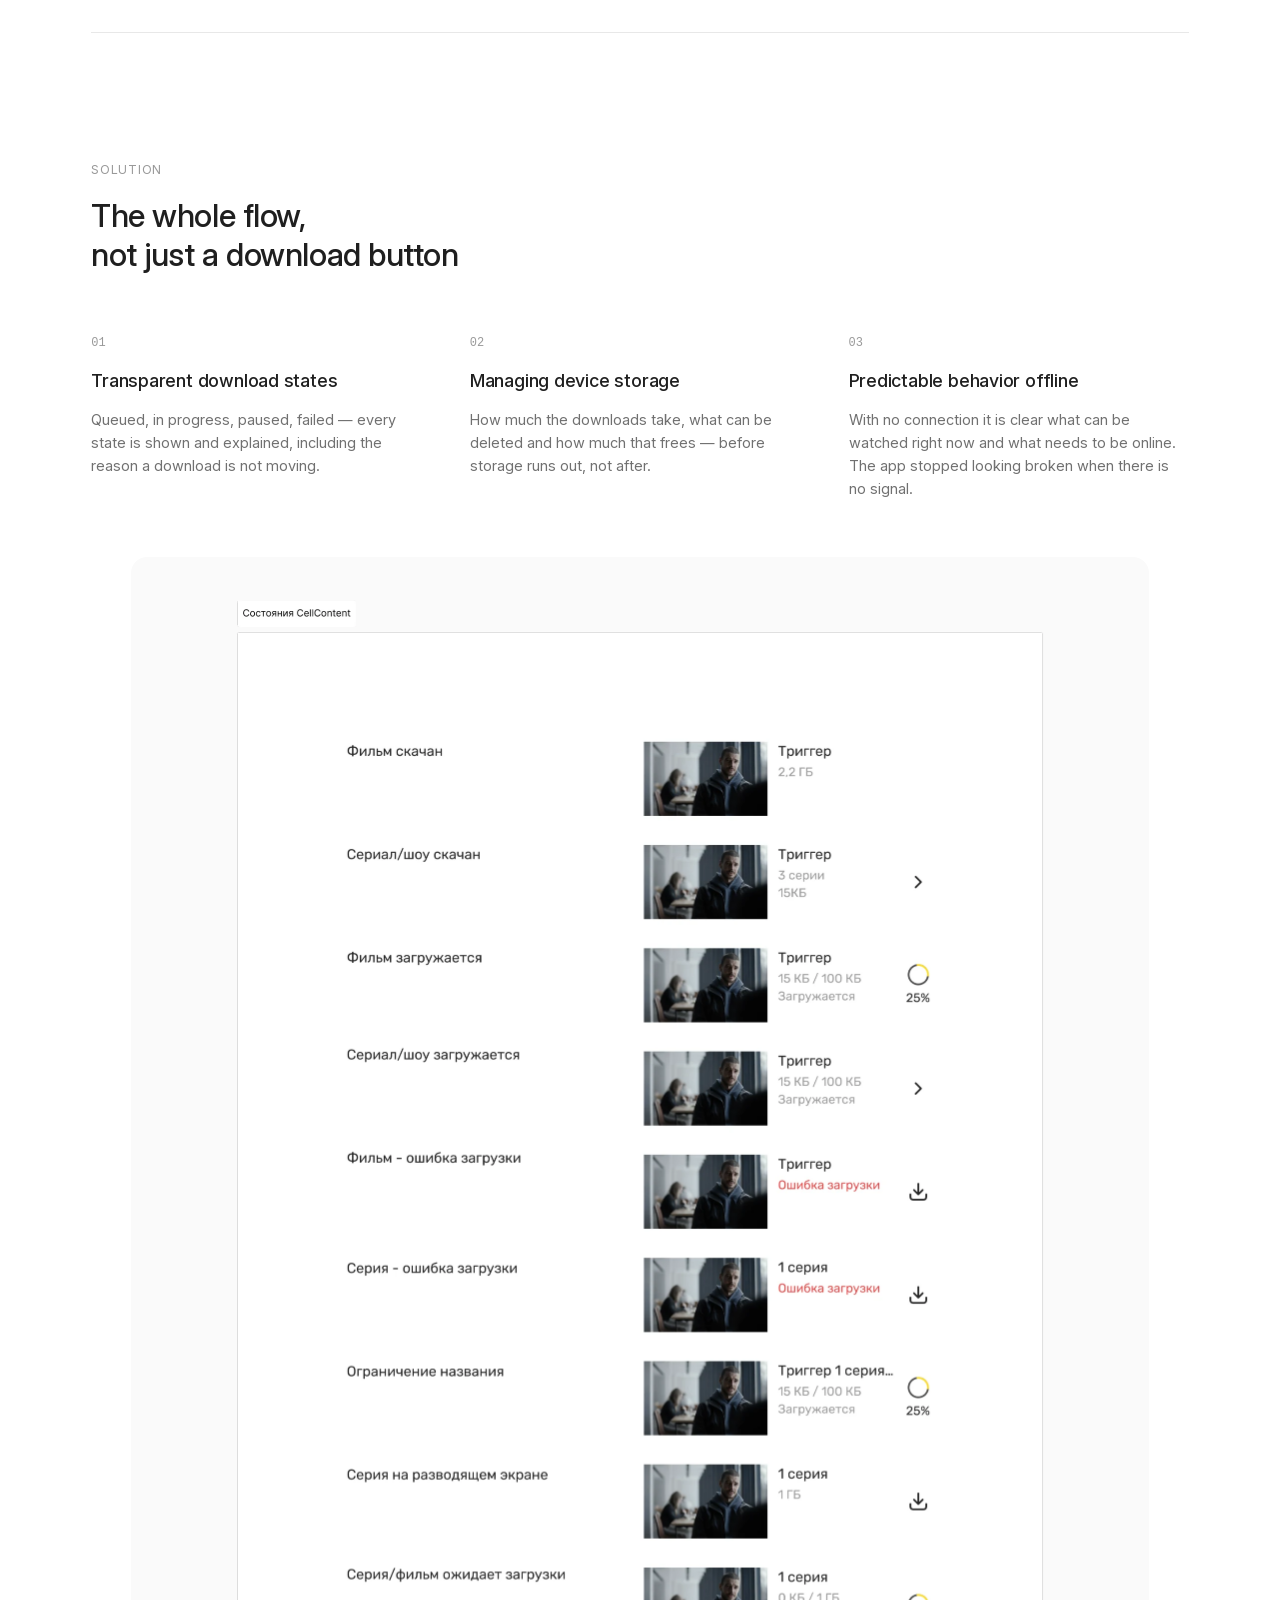
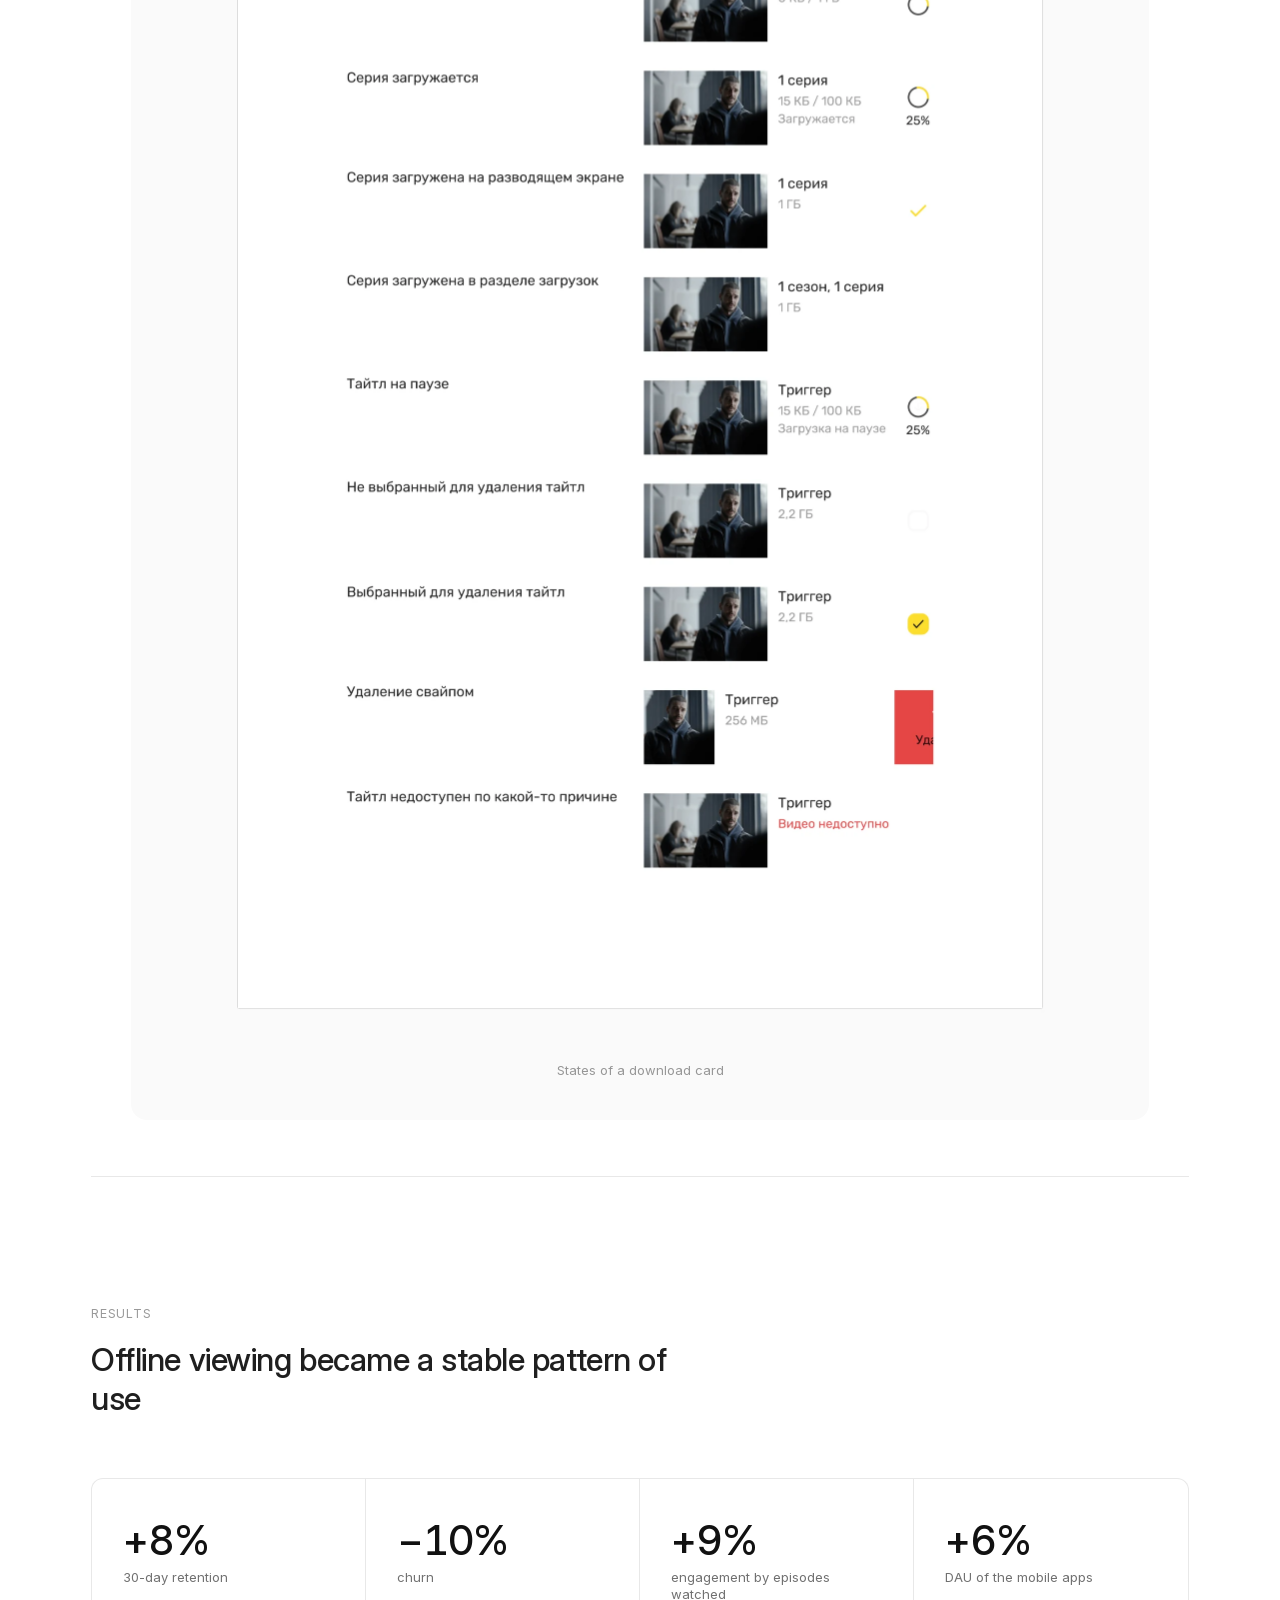
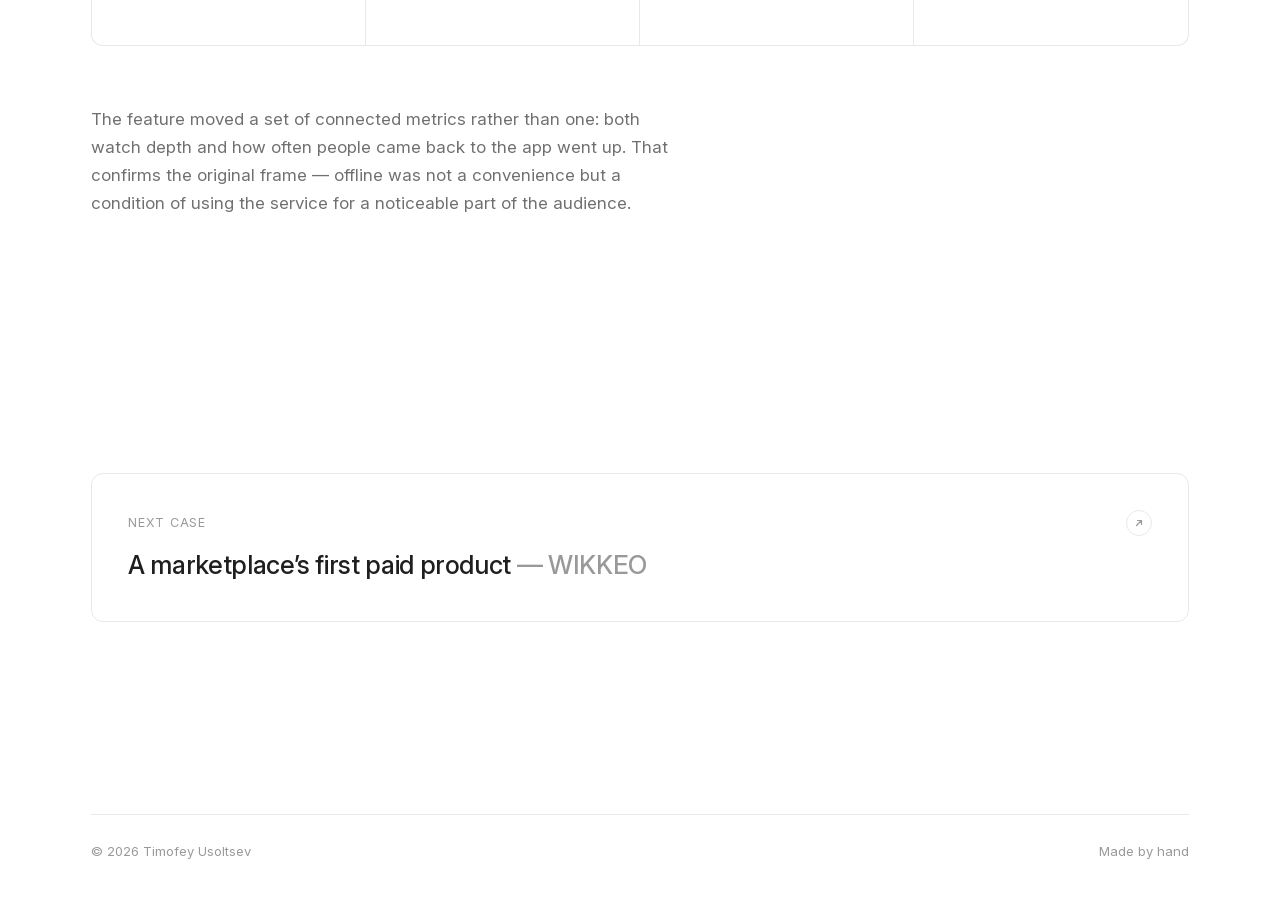
<file: en/case-premier-offline.html>
<!DOCTYPE html>
<html lang="en" data-font="inter">
<head>
<meta charset="utf-8">
<meta name="viewport" content="width=device-width, initial-scale=1">
<title>Offline mode on mobile</title>
<meta name="description" content="I built the whole no-connection viewing flow in the PREMIER mobile app: online → downloaded → offline → watching. 30-day retention +8%, churn -10%, engagement +9%, DAU +6%.">
<script>document.documentElement.classList.add('js')</script>

<meta property="og:type" content="article">
<meta property="og:title" content="Offline mode on mobile">
<meta property="og:description" content="Retention +8% · engagement +9% · churn −10% · DAU +6%">
<meta property="og:locale" content="en_US">
<meta property="og:site_name" content="Product Designer">
<!-- Превью ссылки. Адрес абсолютный — он же меняется вместе с og:url
     при переезде на usoltsev.design. -->
<meta property="og:image" content="https://timofeyusoltsev.github.io/assets/og/og-offline-en.png">
<meta property="og:image:width" content="1200">
<meta property="og:image:height" content="630">
<meta property="og:image:alt" content="Offline mode on mobile: retention +8%, engagement +9%, churn -10%, DAU +6%">
<meta name="twitter:card" content="summary_large_image">

<link rel="canonical" href="https://timofeyusoltsev.github.io/en/case-premier-offline.html">
<meta property="og:url" content="https://timofeyusoltsev.github.io/en/case-premier-offline.html">
<link rel="alternate" hreflang="ru" href="https://timofeyusoltsev.github.io/case-premier-offline.html">
<link rel="alternate" hreflang="en" href="https://timofeyusoltsev.github.io/en/case-premier-offline.html">
<link rel="alternate" hreflang="x-default" href="https://timofeyusoltsev.github.io/en/case-premier-offline.html">
<link rel="icon" href="/favicon-32.png" sizes="32x32" type="image/png">
<link rel="icon" href="/favicon-96.png" sizes="96x96" type="image/png">
<link rel="apple-touch-icon" href="/apple-touch-icon.png">
<link rel="preload" href="/assets/fonts/inter-latin.woff2" as="font" type="font/woff2" crossorigin>
<link rel="stylesheet" href="/site.css?v=ed82edd1">
<!-- Мост захвата в Figma: грузится только при открытии страницы
     с хешем #figmacapture=..., поэтому посетителям сторонний скрипт не уходит. -->
<script>
if (location.hash.includes('figmacapture')) {
  const s = document.createElement('script');
  s.src = 'https://mcp.figma.com/mcp/html-to-design/capture.js';
  s.async = true;
  document.head.appendChild(s);
}
</script>
</head>
<body>

<nav class="nav">
  <div class="nav__in">
    <a class="nav__name" href="index.html"><span class="nm-full">Timofey Usoltsev</span><span class="nm-short">T. Usoltsev</span></a>
    <div class="nav__links">
      <a href="index.html#cases">Work</a>
      <a href="index.html#exp">Experience</a>
      <a href="index.html#approach">Approach</a>
    </div>
    <div class="nav__acts">
      <a class="btn btn--bare btn--lang" href="/case-premier-offline.html" hreflang="ru" lang="ru" title="Switch to Russian">RU</a>
      <a class="btn btn--bare" href="https://drive.google.com/file/d/1Va3g7VDwjTGnI2e7ANqRNPqAumtL66ml/view?usp=sharing" target="_blank" rel="noopener">CV</a>
      <a class="btn" href="https://t.me/norse_tm" target="_blank" rel="noopener">Get in touch</a>
    </div>
  </div>
</nav>

<main id="top">

  <header class="chero wrap rv">
    <span class="case__co"><span class="mark mark--pr" aria-hidden="true"><img src="/assets/logo-premier.png" alt=""></span>PREMIER · 20M+ MAU</span>
    <h1>Offline mode on mobile</h1>
    <p class="chero__lead">For a sizeable part of the audience, watching without a connection is not an edge case but a basic expectation. I built the whole flow: online → downloaded → offline → watching.</p>
  </header>

  <div class="wrap">
    <dl class="facts rv">
      <div><dt>Role</dt><dd>Product Designer</dd></div>
      <div><dt>Timeline</dt><dd>2025</dd></div>
      <div><dt>Platforms</dt><dd>iOS, Android</dd></div>
      <div><dt>Results</dt><dd>+8% retention</dd></div>
    </dl>

    <figure class="fig rv">
      <div class="carousel carousel--wide" data-carousel>
        <div class="carousel__viewport">
          <div class="carousel__track">
            <div class="carousel__pane">
              <img class="carousel__slide" src="/assets/case/off-hero-1.webp" width="640" height="450"
                   alt="Episode list with a Download season 1 button">
            </div>
            <div class="carousel__pane">
              <img class="carousel__slide" src="/assets/case/off-hero-2.webp" width="640" height="450"
                   alt="Download quality settings and the Wi-Fi limit">
            </div>
            <div class="carousel__pane">
              <img class="carousel__slide" src="/assets/case/off-hero-3.webp" width="640" height="450"
                   alt="Download in progress: per-episode progress">
            </div>
            <div class="carousel__pane">
              <img class="carousel__slide" src="/assets/case/off-hero-4.webp" width="640" height="450"
                   alt="The downloads section with an error on one episode">
            </div>
          </div>
        </div>
      </div>
      <figcaption>The flow: download online → watch offline</figcaption>
    </figure>
  </div>

  <section class="sec wrap">
    <div class="cs rv">
      <span class="eyebrow">Audience</span>
      <h2>Who needs this, and why<br>it is not a secondary feature</h2>
      <p class="t2">The segments the feature was built for: people on the move — commuting and travelling; people with unstable internet; heavy mobile series watchers. For them offline mode is not an extra option but a basic expectation of a video service.</p>
      <p class="t2">That changed the priority of the task: this was not about the convenience of a minority, but about whether the service works in one of its main modes of use.</p>
    </div>
  </section>

  <section class="sec sec--line wrap">
    <div class="cs rv">
      <span class="eyebrow">Problem</span>
      <h2>Downloading worked in silence</h2>
      <p class="t2">Downloading an episode was possible, but the state of the process stayed opaque: whether the download was running or stalled, whether there was room on the device, what was already available offline and what was not. Errors arrived with no reason given.</p>
      <p class="t2">As a result the feature was used less than demand allowed — not because the need was missing, but because there was no trust in the result.</p>
    </div>
  </section>

  <section class="sec sec--line wrap">
    <div class="cs rv">
      <span class="eyebrow">Alternatives</span>
      <h2>The industry automated downloads — we first had to explain them</h2>
      <p class="t2">Offline mechanics in video services are mature and well documented. Almost all of them build on top of a process the user already trusts — and distrust was exactly our problem.</p>
    </div>

    <ul class="calls rv">
      <li><span class="mk mk--yes" aria-hidden="true"><svg viewBox="0 0 24 24" fill="none" stroke="currentColor" stroke-width="3.4" stroke-linecap="round" stroke-linejoin="round"><path d="M5 12.5l4.6 4.6L19 7.4"/></svg></span>
        <b>The whole flow made transparent: states, storage, behavior offline</b>
        <span>What went into build was predictability of the existing mechanism, not new capabilities on top of it.</span></li>
      <li><span class="mk" aria-hidden="true">—</span>
        <b>Auto-downloading the next episodes, like Netflix Smart Downloads</b>
        <span>Netflix deletes a watched episode and pulls the next one in advance, working on Wi-Fi only to save data. The mechanic is smart, but it requires trusting the automation. Our user did not even understand what was happening with an ordinary download: automating an opaque process would amplify the problem.</span></li>
      <li><span class="mk" aria-hidden="true">—</span>
        <b>Offline as a privilege of a higher plan</b>
        <span>Netflix does not offer Smart Downloads on the ad-supported plan — monetizing the feature exists and works. But it assumes the basic flow is already reliable. Selling access to something people do not trust is premature.</span></li>
      <li><span class="mk" aria-hidden="true">—</span>
        <b>Leave download expiry in the dark</b>
        <span>The DRM industry standard: an availability window of up to 30 days, a viewing window of 48 hours from first play, plus a cap on downloads per device. Technically it is a given, but as product behavior it is the source of the worst case: downloaded it and ran out of time. So the deadlines have to be shown as a timer, not discovered after the fact.</span></li>
      <li><span class="mk" aria-hidden="true">—</span>
        <b>A downloads list with no device storage management</b>
        <span>In Netflix downloads you can see the size of each file, used and free space, sorting, and a warning when storage runs low. A section without that data stays just a list — it does not answer “what do I delete to make this fit”.</span></li>
    </ul>
  </section>

  <section class="sec sec--line wrap">
    <div class="cs rv">
      <span class="eyebrow">Solution</span>
      <h2>The whole flow,<br>not just a download button</h2>
    </div>

    <div class="steps stg">
      <div class="step">
        <span class="step__n">01</span>
        <h3>Transparent download states</h3>
        <p>Queued, in progress, paused, failed — every state is shown and explained, including the reason a download is not moving.</p>
      </div>
      <div class="step">
        <span class="step__n">02</span>
        <h3>Managing device storage</h3>
        <p>How much the downloads take, what can be deleted and how much that frees — before storage runs out, not after.</p>
      </div>
      <div class="step">
        <span class="step__n">03</span>
        <h3>Predictable behavior offline</h3>
        <p>With no connection it is clear what can be watched right now and what needs to be online. The app stopped looking broken when there is no signal.</p>
      </div>
    </div>

    <figure class="fig rv">
      <img class="fig__img" src="/assets/case/off-states.webp" width="876" height="2048"
           alt="Download card states: queued, in progress, paused, failed, out of storage">
      <figcaption>States of a download card</figcaption>
    </figure>
  </section>

  <section class="sec sec--line wrap">
    <div class="cs rv">
      <span class="eyebrow">Results</span>
      <h2>Offline viewing became a stable pattern of use</h2>
    </div>
    <div class="stats rv">
      <div><b>+8%</b><span>30-day retention</span></div>
      <div><b>−10%</b><span>churn</span></div>
      <div><b>+9%</b><span>engagement by episodes watched</span></div>
      <div><b>+6%</b><span>DAU of the mobile apps</span></div>
    </div>
    <div class="cs rv" style="margin-top:var(--head-gap)">
      <p class="t2">The feature moved a set of connected metrics rather than one: both watch depth and how often people came back to the app went up. That confirms the original frame — offline was not a convenience but a condition of using the service for a noticeable part of the audience.</p>
    </div>
  </section>

  <section class="sec wrap">
    <a class="nextcase rv" href="case-wikkeo-monetization.html">
      <div class="nextcase__top">
        <span class="eyebrow">Next case</span>
        <span class="case__go" aria-hidden="true"><svg viewBox="0 0 24 24" fill="none" stroke="currentColor" stroke-width="2.4" stroke-linecap="round" stroke-linejoin="round"><path d="M7 17 17 7M9 7h8v8"/></svg></span>
      </div>
      <span class="nextcase__ttl">A marketplace’s first paid product<span class="nextcase__co"> — WIKKEO</span></span>
    </a>
  </section>

  <div class="wrap">
    <footer class="foot">
      <span>© 2026 Timofey Usoltsev</span>
      <span>Made by hand</span>
    </footer>
  </div>

</main>

<script src="/site.js?v=440fd595" defer></script>
</body>
</html>
</file>
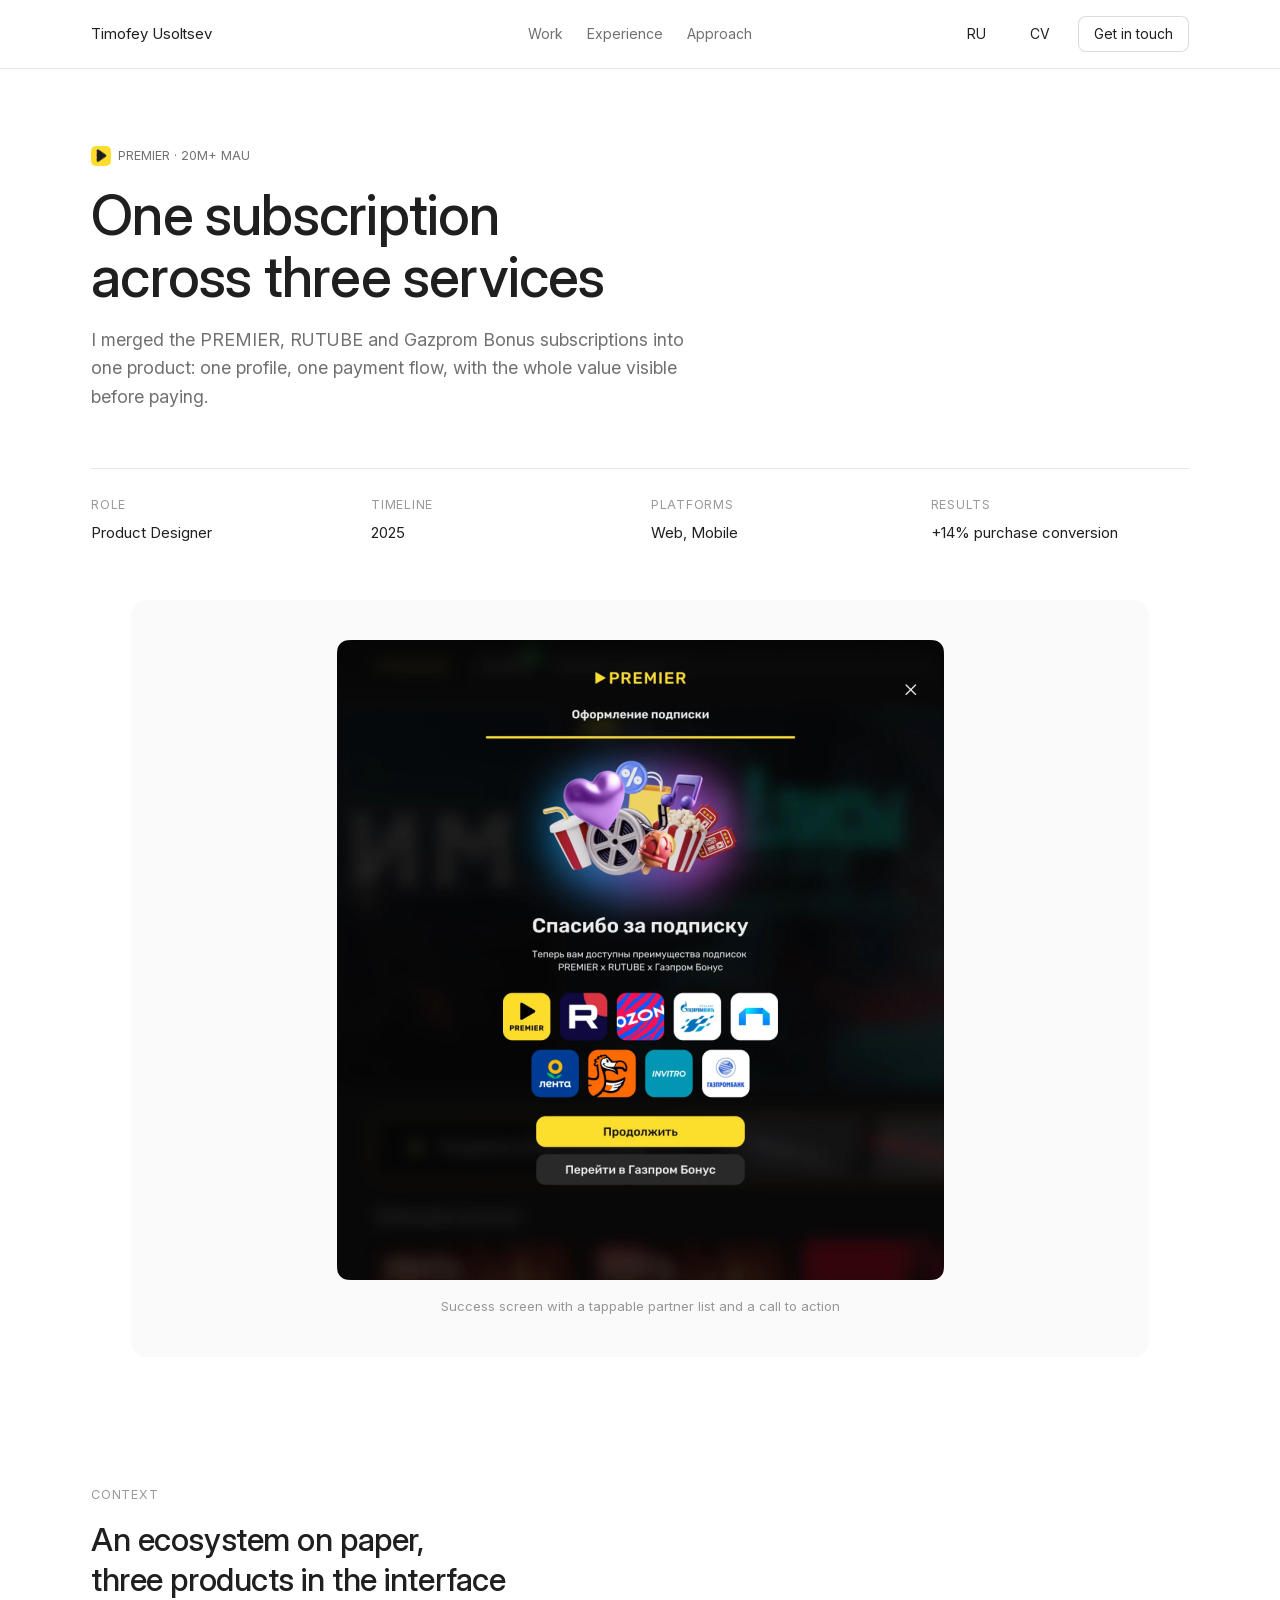
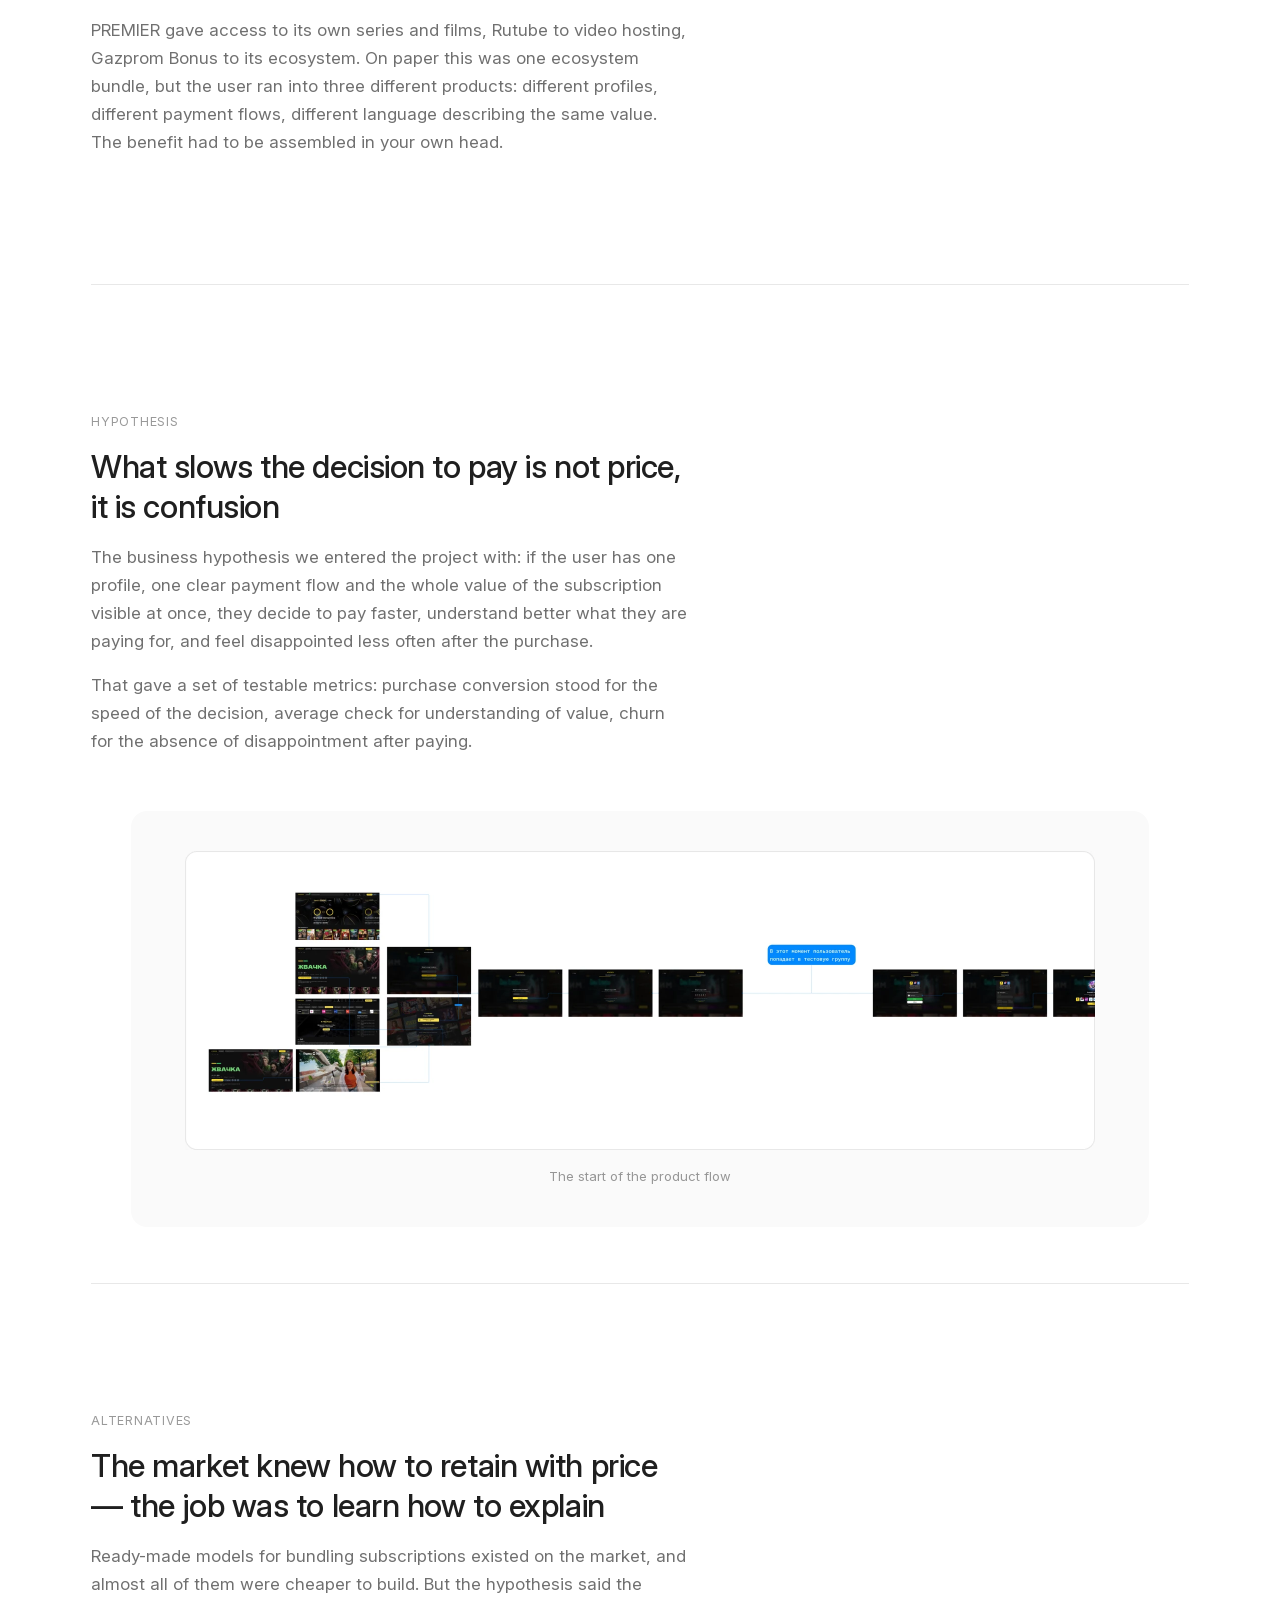
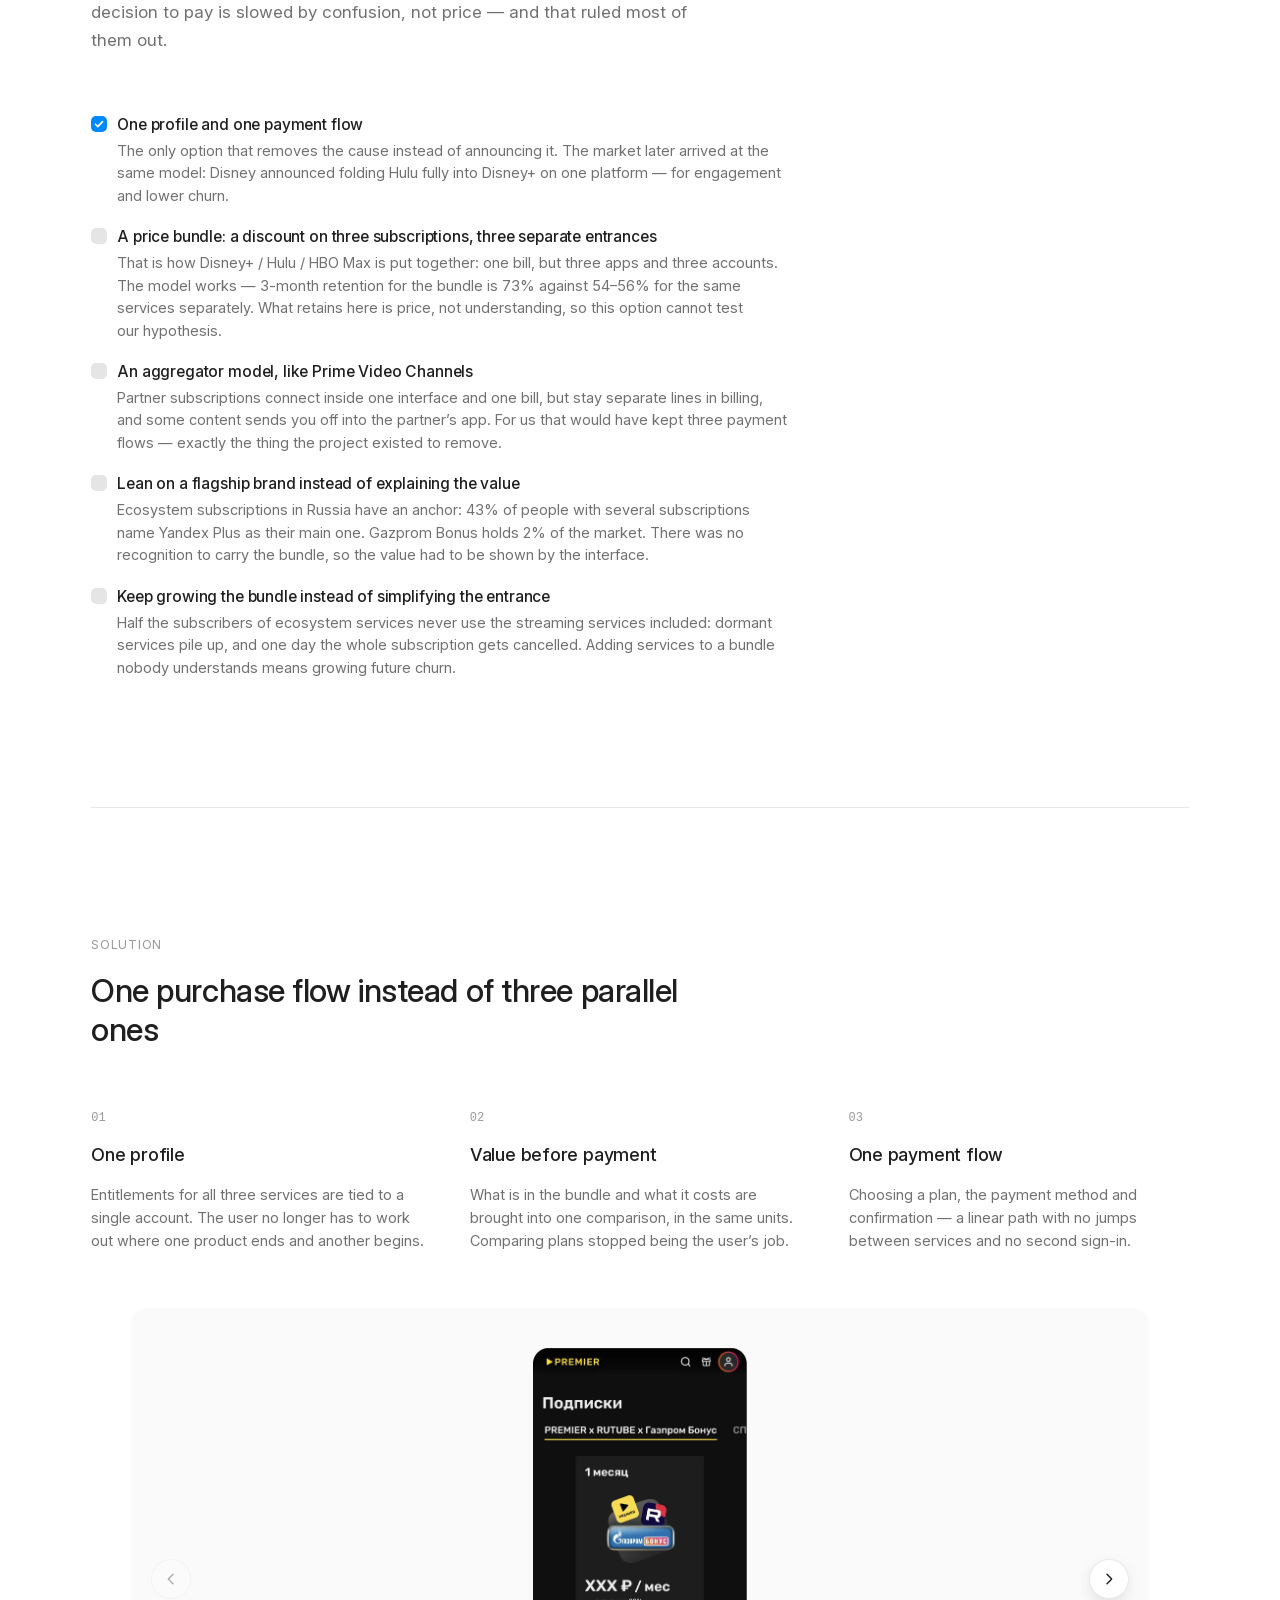
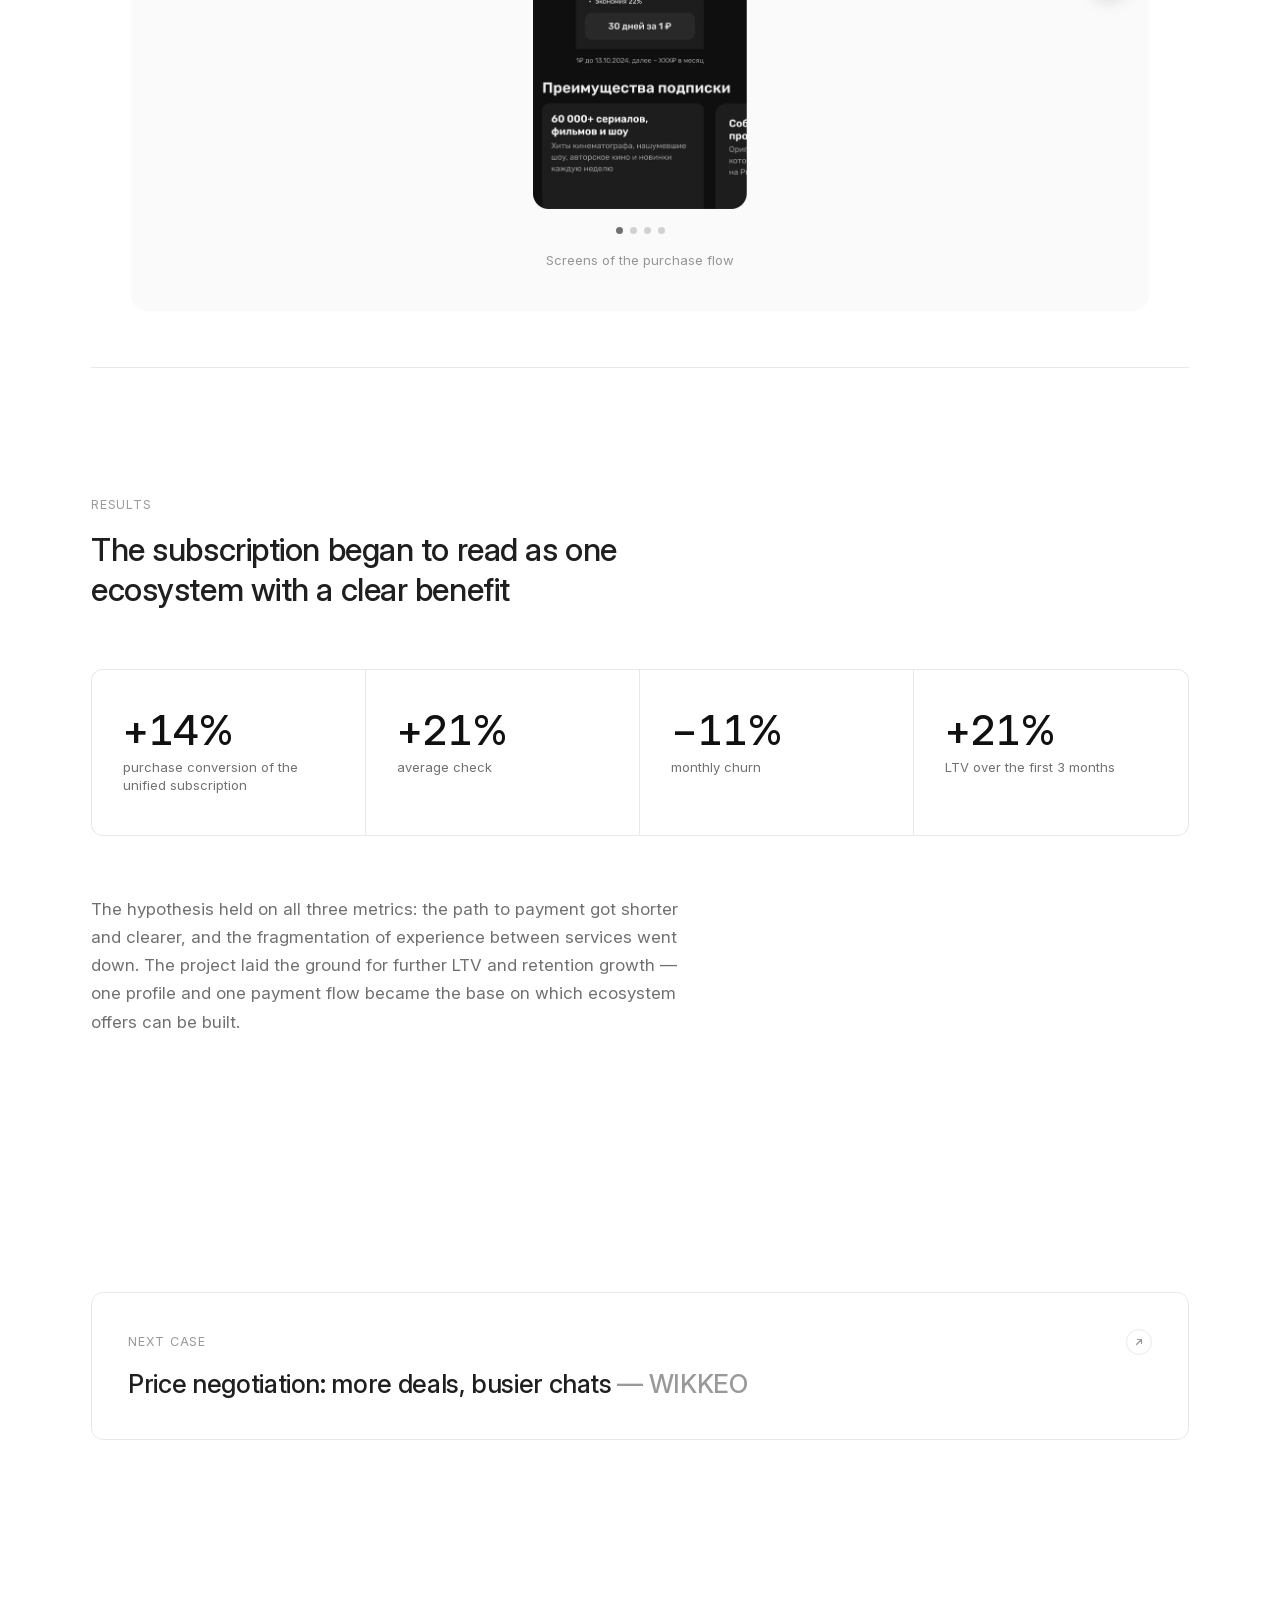
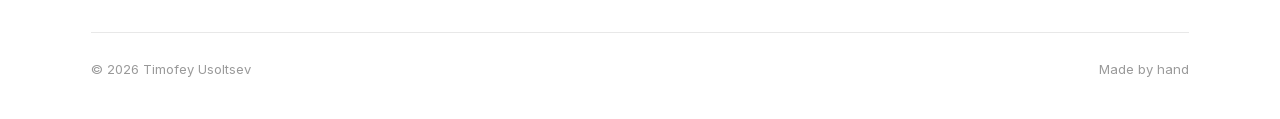
<file: en/case-premier-subscription.html>
<!DOCTYPE html>
<html lang="en" data-font="inter">
<head>
<meta charset="utf-8">
<meta name="viewport" content="width=device-width, initial-scale=1">
<title>One subscription across three services</title>
<meta name="description" content="I merged the PREMIER, RUTUBE and Gazprom Bonus subscriptions into one product: one profile, one payment flow. Purchase conversion +14%, average check +21%, churn -11%, LTV +21%.">
<script>document.documentElement.classList.add('js')</script>

<meta property="og:type" content="article">
<meta property="og:title" content="One subscription across three services">
<meta property="og:description" content="Conversion +14% · check +21% · LTV +21% · churn −11%">
<meta property="og:locale" content="en_US">
<meta property="og:site_name" content="Product Designer">
<!-- Превью ссылки. Адрес абсолютный — он же меняется вместе с og:url
     при переезде на usoltsev.design. -->
<meta property="og:image" content="https://timofeyusoltsev.github.io/assets/og/og-subscription-en.png">
<meta property="og:image:width" content="1200">
<meta property="og:image:height" content="630">
<meta property="og:image:alt" content="One subscription across three services: conversion +14%, check +21%, LTV +21%, churn -11%">
<meta name="twitter:card" content="summary_large_image">

<link rel="canonical" href="https://timofeyusoltsev.github.io/en/case-premier-subscription.html">
<meta property="og:url" content="https://timofeyusoltsev.github.io/en/case-premier-subscription.html">
<link rel="alternate" hreflang="ru" href="https://timofeyusoltsev.github.io/case-premier-subscription.html">
<link rel="alternate" hreflang="en" href="https://timofeyusoltsev.github.io/en/case-premier-subscription.html">
<link rel="alternate" hreflang="x-default" href="https://timofeyusoltsev.github.io/en/case-premier-subscription.html">
<link rel="icon" href="/favicon-32.png" sizes="32x32" type="image/png">
<link rel="icon" href="/favicon-96.png" sizes="96x96" type="image/png">
<link rel="apple-touch-icon" href="/apple-touch-icon.png">
<link rel="preload" href="/assets/fonts/inter-latin.woff2" as="font" type="font/woff2" crossorigin>
<link rel="stylesheet" href="/site.css?v=ed82edd1">
<!-- Мост захвата в Figma: грузится только при открытии страницы
     с хешем #figmacapture=..., поэтому посетителям сторонний скрипт не уходит. -->
<script>
if (location.hash.includes('figmacapture')) {
  const s = document.createElement('script');
  s.src = 'https://mcp.figma.com/mcp/html-to-design/capture.js';
  s.async = true;
  document.head.appendChild(s);
}
</script>
</head>
<body>

<nav class="nav">
  <div class="nav__in">
    <a class="nav__name" href="index.html"><span class="nm-full">Timofey Usoltsev</span><span class="nm-short">T. Usoltsev</span></a>
    <div class="nav__links">
      <a href="index.html#cases">Work</a>
      <a href="index.html#exp">Experience</a>
      <a href="index.html#approach">Approach</a>
    </div>
    <div class="nav__acts">
      <a class="btn btn--bare btn--lang" href="/case-premier-subscription.html" hreflang="ru" lang="ru" title="Switch to Russian">RU</a>
      <a class="btn btn--bare" href="https://drive.google.com/file/d/1Va3g7VDwjTGnI2e7ANqRNPqAumtL66ml/view?usp=sharing" target="_blank" rel="noopener">CV</a>
      <a class="btn" href="https://t.me/norse_tm" target="_blank" rel="noopener">Get in touch</a>
    </div>
  </div>
</nav>

<main id="top">

  <header class="chero wrap rv">
    <span class="case__co"><span class="mark mark--pr" aria-hidden="true"><img src="/assets/logo-premier.png" alt=""></span>PREMIER · 20M+ MAU</span>
    <h1>One subscription<br>across three services</h1>
    <p class="chero__lead">I merged the PREMIER, RUTUBE and Gazprom Bonus subscriptions into one product: one profile, one payment flow, with the whole value visible before paying.</p>
  </header>

  <div class="wrap">
    <dl class="facts rv">
      <div><dt>Role</dt><dd>Product Designer</dd></div>
      <div><dt>Timeline</dt><dd>2025</dd></div>
      <div><dt>Platforms</dt><dd>Web, Mobile</dd></div>
      <div><dt>Results</dt><dd>+14% purchase conversion</dd></div>
    </dl>

    <figure class="fig rv">
      <img class="fig__img" src="/assets/case/sub-hero.webp" width="607" height="640"
           alt="Success screen after subscribing to PREMIER, with a tappable partner list">
      <figcaption>Success screen with a tappable partner list and a call to action</figcaption>
    </figure>
  </div>

  <section class="sec wrap">
    <div class="cs rv">
      <span class="eyebrow">Context</span>
      <h2>An ecosystem on paper,<br>three products in the interface</h2>
      <p class="t2">PREMIER gave access to its own series and films, Rutube to video hosting, Gazprom Bonus to its ecosystem. On paper this was one ecosystem bundle, but the user ran into three different products: different profiles, different payment flows, different language describing the same value. The benefit had to be assembled in your own head.</p>
    </div>
  </section>

  <section class="sec sec--line wrap">
    <div class="cs rv">
      <span class="eyebrow">Hypothesis</span>
      <h2>What slows the decision to pay is not price, it is confusion</h2>
      <p class="t2">The business hypothesis we entered the project with: if the user has one profile, one clear payment flow and the whole value of the subscription visible at once, they decide to pay faster, understand better what they are paying for, and feel disappointed less often after the purchase.</p>
      <p class="t2">That gave a set of testable metrics: purchase conversion stood for the speed of the decision, average check for understanding of value, churn for the absence of disappointment after paying.</p>
    </div>

    <figure class="fig rv">
      <img class="fig__img" src="/assets/case/sub-flow.webp" width="910" height="299"
           alt="The start of the PREMIER unified subscription flow">
      <figcaption>The start of the product flow</figcaption>
    </figure>
  </section>

  <section class="sec sec--line wrap">
    <div class="cs rv">
      <span class="eyebrow">Alternatives</span>
      <h2>The market knew how to retain with price — the job was to learn how to explain</h2>
      <p class="t2">Ready-made models for bundling subscriptions existed on the market, and almost all of them were cheaper to build. But the hypothesis said the decision to pay is slowed by confusion, not price — and that ruled most of them out.</p>
    </div>

    <ul class="calls rv">
      <li><span class="mk mk--yes" aria-hidden="true"><svg viewBox="0 0 24 24" fill="none" stroke="currentColor" stroke-width="3.4" stroke-linecap="round" stroke-linejoin="round"><path d="M5 12.5l4.6 4.6L19 7.4"/></svg></span>
        <b>One profile and one payment flow</b>
        <span>The only option that removes the cause instead of announcing it. The market later arrived at the same model: Disney announced folding Hulu fully into Disney+ on one platform — for engagement and lower churn.</span></li>
      <li><span class="mk" aria-hidden="true">—</span>
        <b>A price bundle: a discount on three subscriptions, three separate entrances</b>
        <span>That is how Disney+ / Hulu / HBO Max is put together: one bill, but three apps and three accounts. The model works — 3-month retention for the bundle is 73% against 54–56% for the same services separately. What retains here is price, not understanding, so this option cannot test our hypothesis.</span></li>
      <li><span class="mk" aria-hidden="true">—</span>
        <b>An aggregator model, like Prime Video Channels</b>
        <span>Partner subscriptions connect inside one interface and one bill, but stay separate lines in billing, and some content sends you off into the partner’s app. For us that would have kept three payment flows — exactly the thing the project existed to remove.</span></li>
      <li><span class="mk" aria-hidden="true">—</span>
        <b>Lean on a flagship brand instead of explaining the value</b>
        <span>Ecosystem subscriptions in Russia have an anchor: 43% of people with several subscriptions name Yandex Plus as their main one. Gazprom Bonus holds 2% of the market. There was no recognition to carry the bundle, so the value had to be shown by the interface.</span></li>
      <li><span class="mk" aria-hidden="true">—</span>
        <b>Keep growing the bundle instead of simplifying the entrance</b>
        <span>Half the subscribers of ecosystem services never use the streaming services included: dormant services pile up, and one day the whole subscription gets cancelled. Adding services to a bundle nobody understands means growing future churn.</span></li>
    </ul>
  </section>

  <section class="sec sec--line wrap">
    <div class="cs rv">
      <span class="eyebrow">Solution</span>
      <h2>One purchase flow instead of three parallel ones</h2>
    </div>

    <div class="steps stg">
      <div class="step">
        <span class="step__n">01</span>
        <h3>One profile</h3>
        <p>Entitlements for all three services are tied to a single account. The user no longer has to work out where one product ends and another begins.</p>
      </div>
      <div class="step">
        <span class="step__n">02</span>
        <h3>Value before payment</h3>
        <p>What is in the bundle and what it costs are brought into one comparison, in the same units. Comparing plans stopped being the user’s job.</p>
      </div>
      <div class="step">
        <span class="step__n">03</span>
        <h3>One payment flow</h3>
        <p>Choosing a plan, the payment method and confirmation — a linear path with no jumps between services and no second sign-in.</p>
      </div>
    </div>

    <figure class="fig rv">
      <div class="carousel carousel--phones" data-carousel>
        <div class="carousel__viewport">
          <div class="carousel__track">
            <div class="carousel__pane">
              <img class="carousel__slide" src="/assets/case/sub-screens-1.webp" width="218" height="470"
                   alt="Subscription storefront: what is in the bundle and the plans">
            </div>
            <div class="carousel__pane">
              <img class="carousel__slide" src="/assets/case/sub-screens-2.webp" width="218" height="470"
                   alt="Subscribing and choosing a payment method">
            </div>
            <div class="carousel__pane">
              <img class="carousel__slide" src="/assets/case/sub-screens-3.webp" width="218" height="470"
                   alt="Success screen after payment">
            </div>
            <div class="carousel__pane">
              <img class="carousel__slide" src="/assets/case/sub-screens-4.webp" width="218" height="470"
                   alt="An active subscription in the profile">
            </div>
          </div>
        </div>
      </div>
      <figcaption>Screens of the purchase flow</figcaption>
    </figure>
  </section>

  <section class="sec sec--line wrap">
    <div class="cs rv">
      <span class="eyebrow">Results</span>
      <h2>The subscription began to read as one ecosystem with a clear benefit</h2>
    </div>
    <div class="stats rv">
      <div><b>+14%</b><span>purchase conversion of the unified subscription</span></div>
      <div><b>+21%</b><span>average check</span></div>
      <div><b>−11%</b><span>monthly churn</span></div>
      <div><b>+21%</b><span>LTV over the first 3 months</span></div>
    </div>
    <div class="cs rv" style="margin-top:var(--head-gap)">
      <p class="t2">The hypothesis held on all three metrics: the path to payment got shorter and clearer, and the fragmentation of experience between services went down. The project laid the ground for further LTV and retention growth — one profile and one payment flow became the base on which ecosystem offers can be built.</p>
    </div>
  </section>

  <section class="sec wrap">
    <a class="nextcase rv" href="case-wikkeo-bargaining.html">
      <div class="nextcase__top">
        <span class="eyebrow">Next case</span>
        <span class="case__go" aria-hidden="true"><svg viewBox="0 0 24 24" fill="none" stroke="currentColor" stroke-width="2.4" stroke-linecap="round" stroke-linejoin="round"><path d="M7 17 17 7M9 7h8v8"/></svg></span>
      </div>
      <span class="nextcase__ttl">Price negotiation: more deals, busier chats<span class="nextcase__co"> — WIKKEO</span></span>
    </a>
  </section>

  <div class="wrap">
    <footer class="foot">
      <span>© 2026 Timofey Usoltsev</span>
      <span>Made by hand</span>
    </footer>
  </div>

</main>

<script src="/site.js?v=440fd595" defer></script>
</body>
</html>
</file>
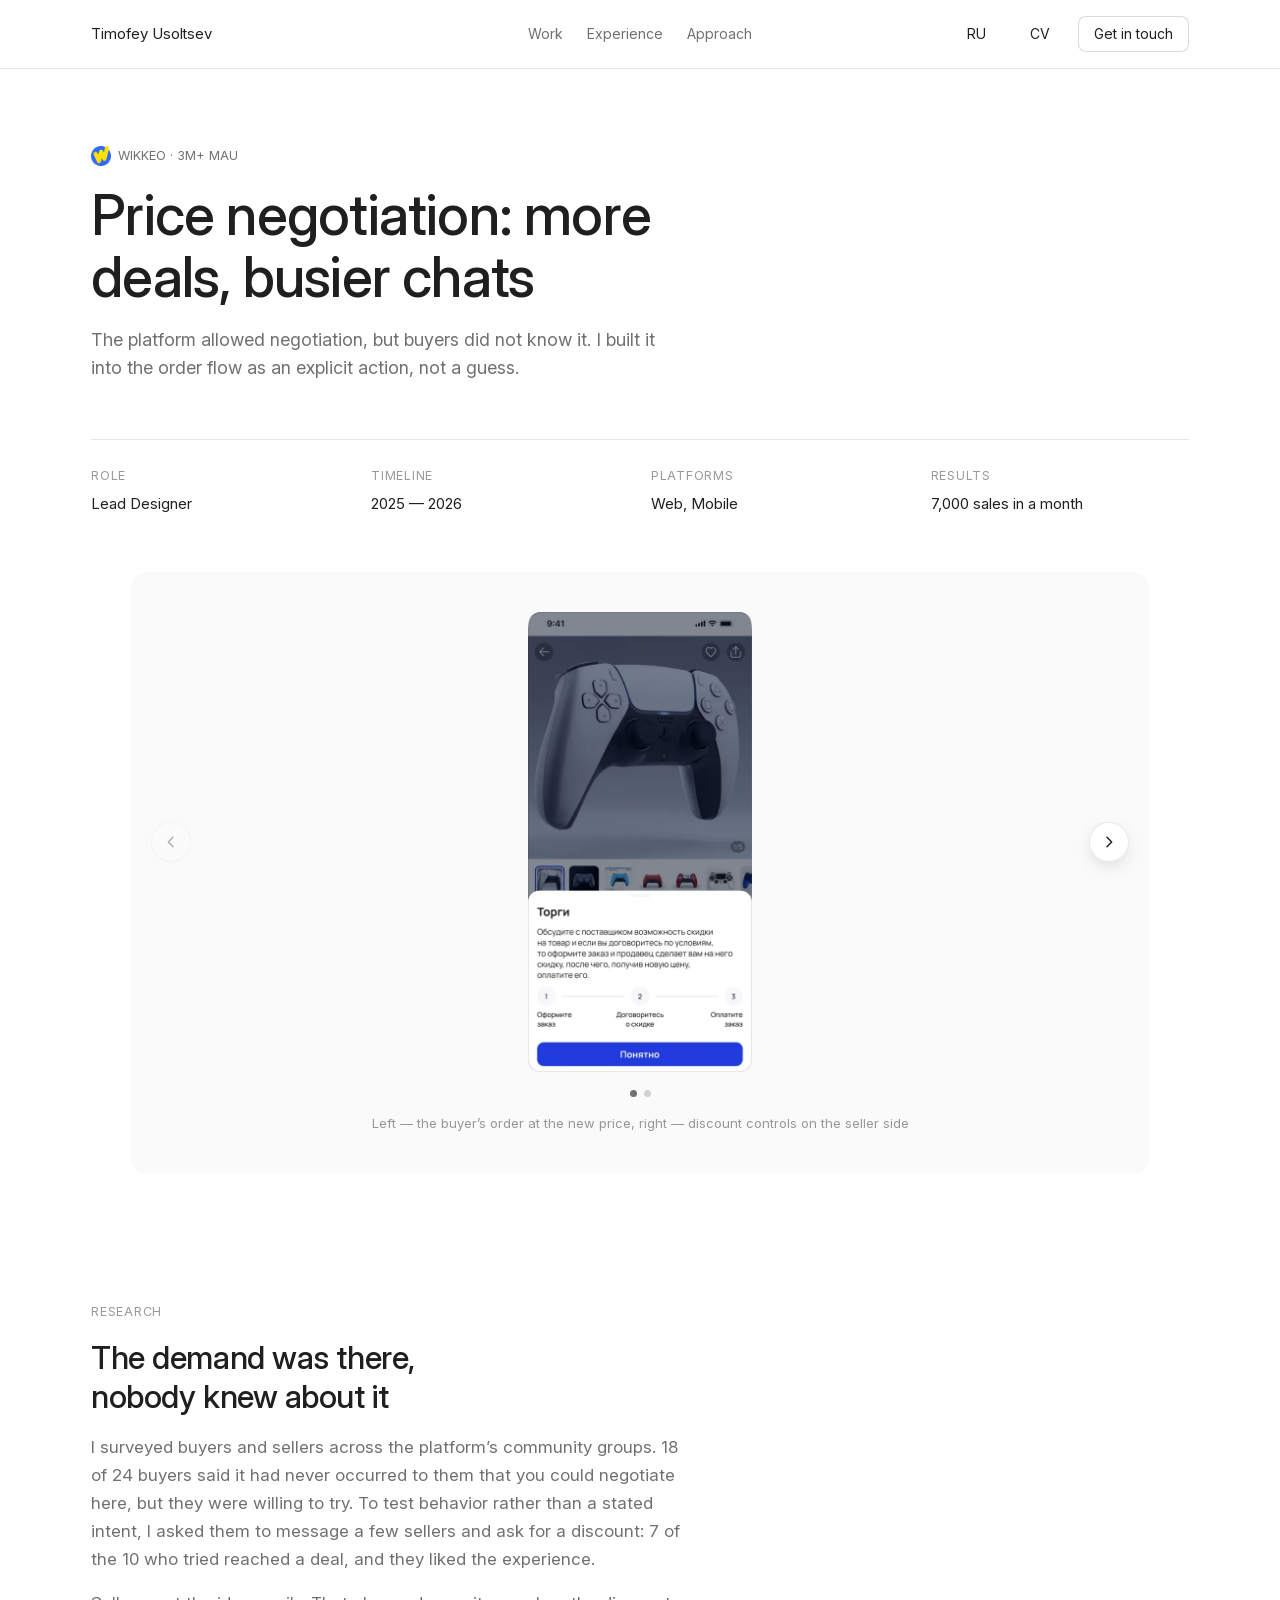
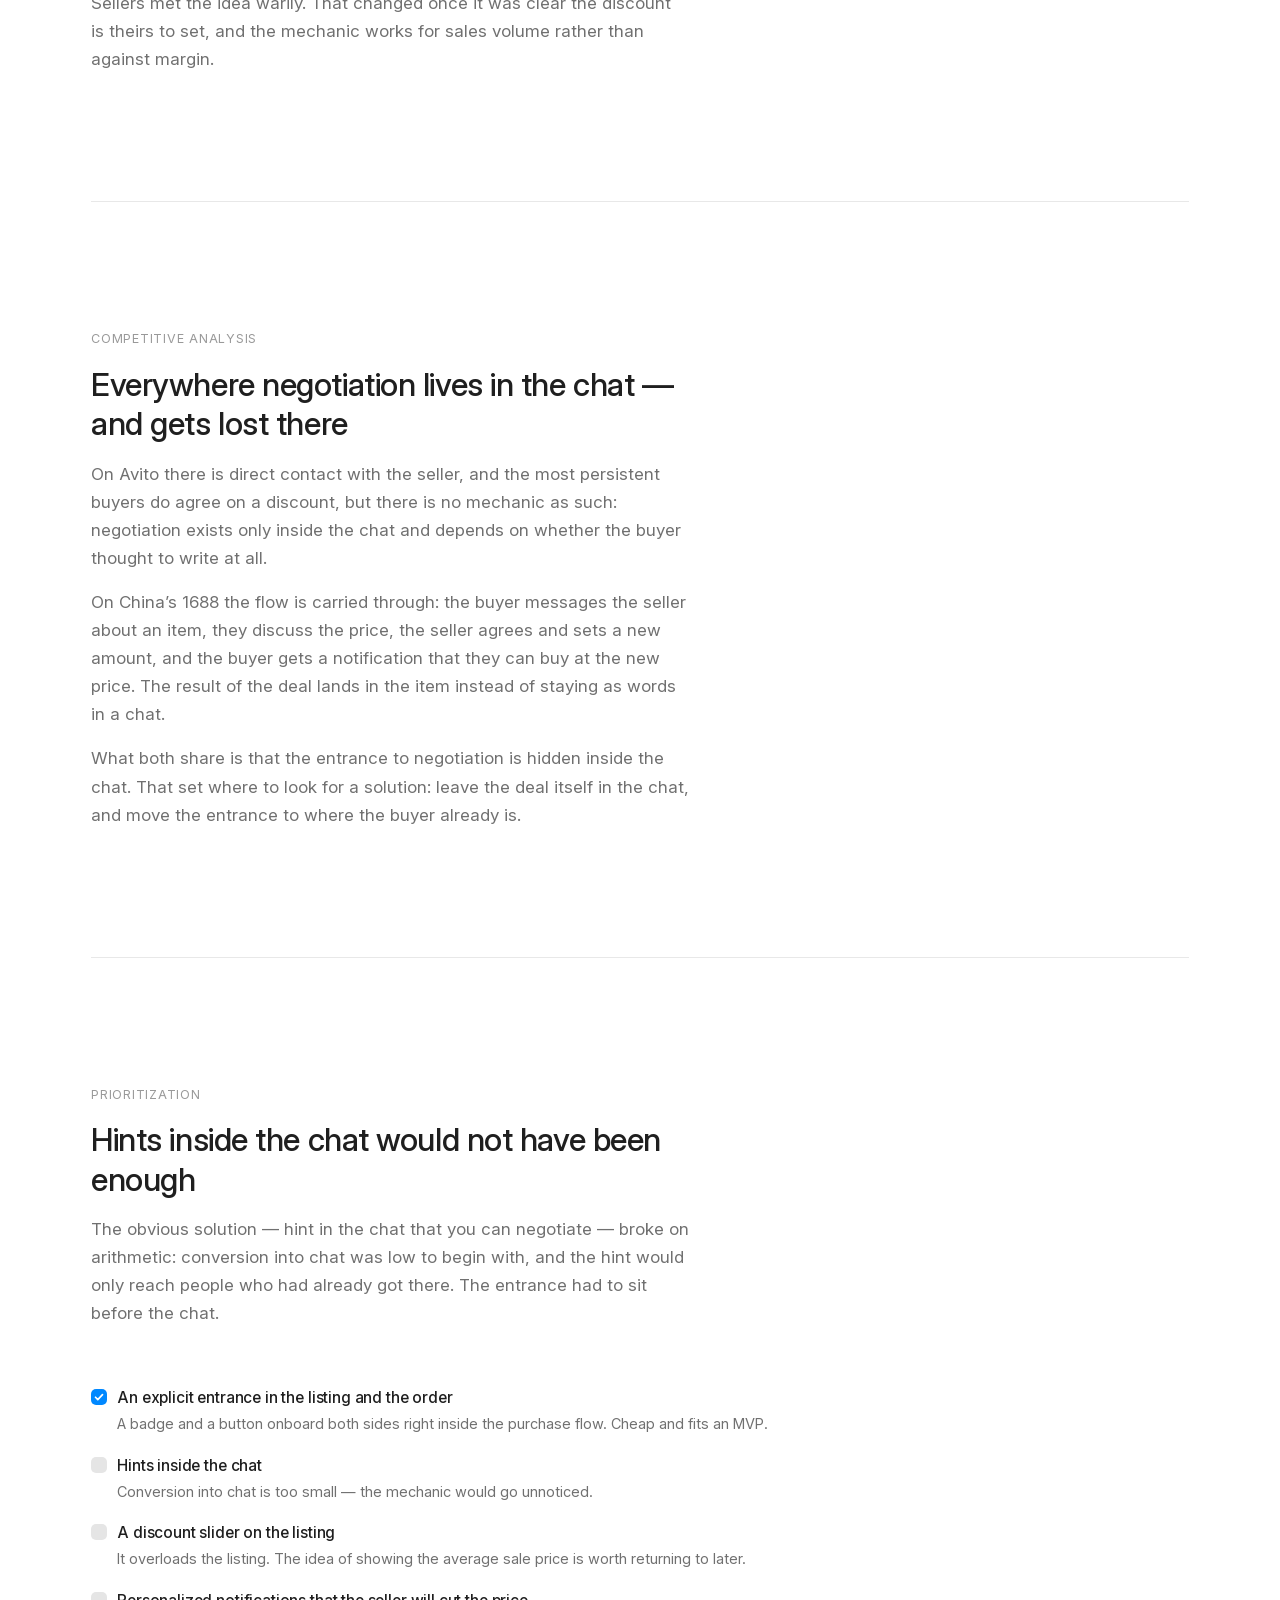
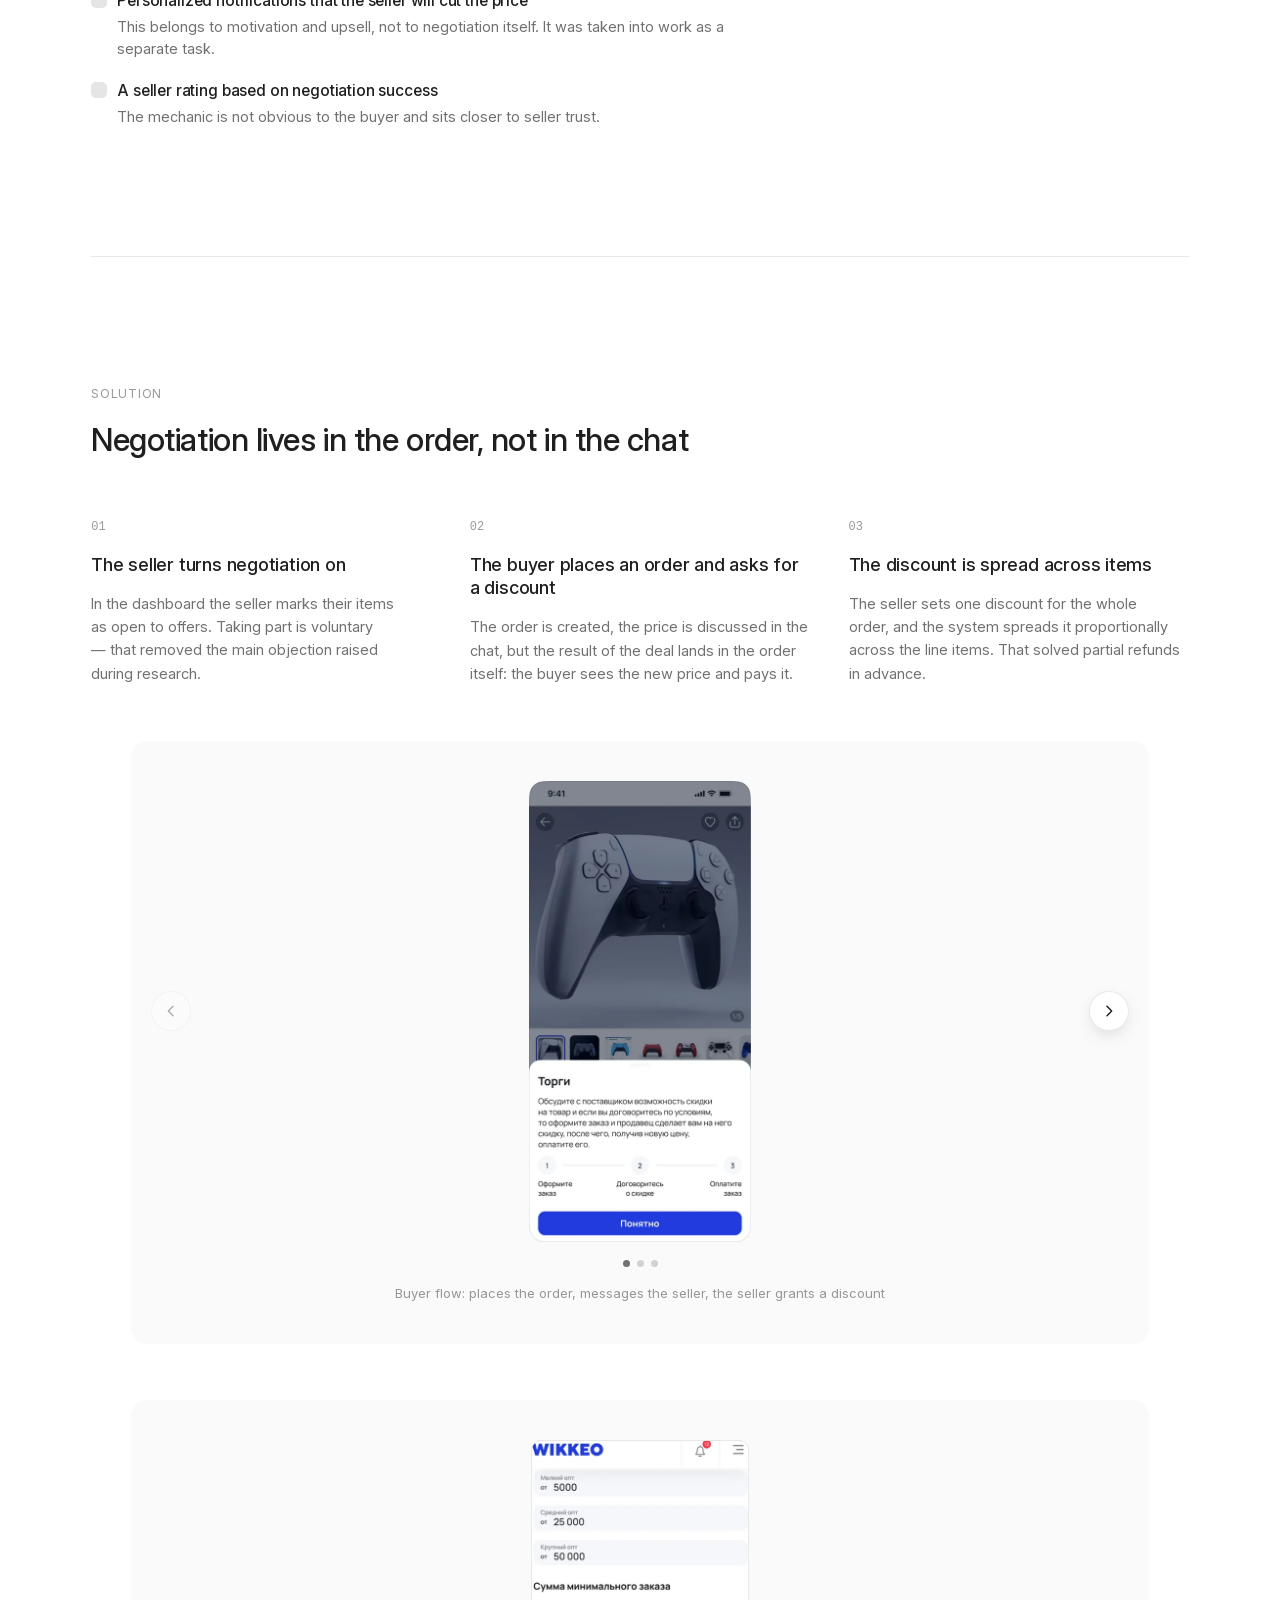
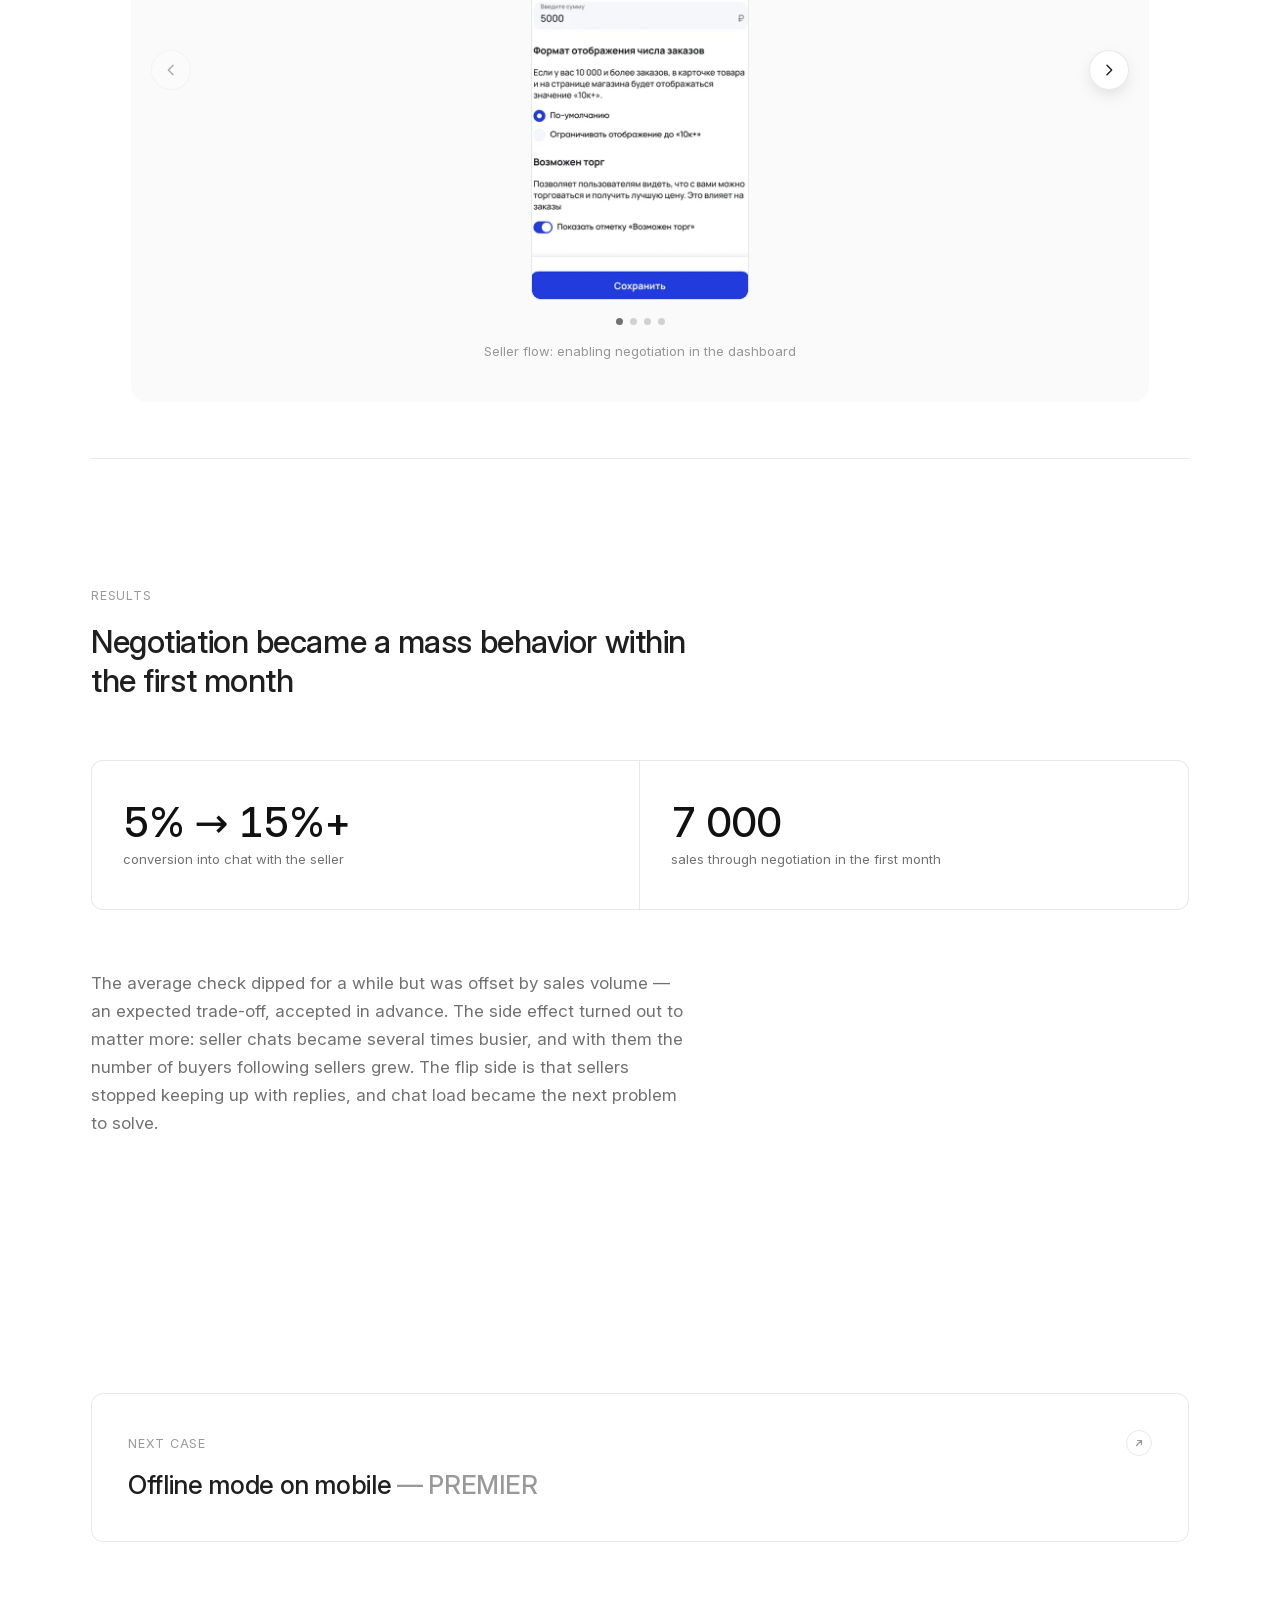
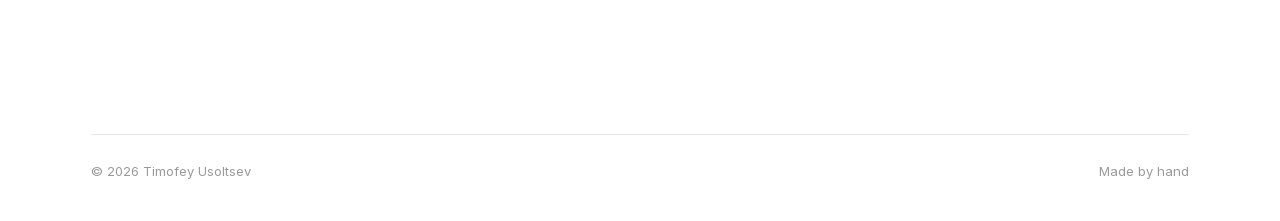
<file: en/case-wikkeo-bargaining.html>
<!DOCTYPE html>
<html lang="en" data-font="inter">
<head>
<meta charset="utf-8">
<meta name="viewport" content="width=device-width, initial-scale=1">
<title>Price negotiation</title>
<meta name="description" content="Buyers did not know the platform allowed negotiation. I built it into the order flow: conversion into chat with the seller grew from 5% to 15%+, with 7,000 sales through negotiation in the first month.">
<script>document.documentElement.classList.add('js')</script>

<meta property="og:type" content="article">
<meta property="og:title" content="Price negotiation: more deals, busier chats">
<meta property="og:description" content="Conversion into chat ×3 · 7,000 sales in a month">
<meta property="og:locale" content="en_US">
<meta property="og:site_name" content="Product Designer">
<!-- Превью ссылки. Адрес абсолютный — он же меняется вместе с og:url
     при переезде на usoltsev.design. -->
<meta property="og:image" content="https://timofeyusoltsev.github.io/assets/og/og-bargaining-en.png">
<meta property="og:image:width" content="1200">
<meta property="og:image:height" content="630">
<meta property="og:image:alt" content="Price negotiation: conversion into chat x3, 7,000 sales in a month">
<meta name="twitter:card" content="summary_large_image">

<link rel="canonical" href="https://timofeyusoltsev.github.io/en/case-wikkeo-bargaining.html">
<meta property="og:url" content="https://timofeyusoltsev.github.io/en/case-wikkeo-bargaining.html">
<link rel="alternate" hreflang="ru" href="https://timofeyusoltsev.github.io/case-wikkeo-bargaining.html">
<link rel="alternate" hreflang="en" href="https://timofeyusoltsev.github.io/en/case-wikkeo-bargaining.html">
<link rel="alternate" hreflang="x-default" href="https://timofeyusoltsev.github.io/en/case-wikkeo-bargaining.html">
<link rel="icon" href="/favicon-32.png" sizes="32x32" type="image/png">
<link rel="icon" href="/favicon-96.png" sizes="96x96" type="image/png">
<link rel="apple-touch-icon" href="/apple-touch-icon.png">
<link rel="preload" href="/assets/fonts/inter-latin.woff2" as="font" type="font/woff2" crossorigin>
<link rel="stylesheet" href="/site.css?v=ed82edd1">
<!-- Мост захвата в Figma: грузится только при открытии страницы
     с хешем #figmacapture=..., поэтому посетителям сторонний скрипт не уходит. -->
<script>
if (location.hash.includes('figmacapture')) {
  const s = document.createElement('script');
  s.src = 'https://mcp.figma.com/mcp/html-to-design/capture.js';
  s.async = true;
  document.head.appendChild(s);
}
</script>
</head>
<body>

<nav class="nav">
  <div class="nav__in">
    <a class="nav__name" href="index.html"><span class="nm-full">Timofey Usoltsev</span><span class="nm-short">T. Usoltsev</span></a>
    <div class="nav__links">
      <a href="index.html#cases">Work</a>
      <a href="index.html#exp">Experience</a>
      <a href="index.html#approach">Approach</a>
    </div>
    <div class="nav__acts">
      <a class="btn btn--bare btn--lang" href="/case-wikkeo-bargaining.html" hreflang="ru" lang="ru" title="Switch to Russian">RU</a>
      <a class="btn btn--bare" href="https://drive.google.com/file/d/1Va3g7VDwjTGnI2e7ANqRNPqAumtL66ml/view?usp=sharing" target="_blank" rel="noopener">CV</a>
      <a class="btn" href="https://t.me/norse_tm" target="_blank" rel="noopener">Get in touch</a>
    </div>
  </div>
</nav>

<main id="top">

  <header class="chero wrap rv">
    <span class="case__co"><img class="mark mark--img" src="/assets/logo-wikkeo.png" alt="" aria-hidden="true">WIKKEO · 3M+ MAU</span>
    <h1>Price negotiation: more deals, busier chats</h1>
    <p class="chero__lead">The platform allowed negotiation, but buyers did not know it. I built it into the order flow as an explicit action, not a guess.</p>
  </header>

  <div class="wrap">
    <dl class="facts rv">
      <div><dt>Role</dt><dd>Lead Designer</dd></div>
      <div><dt>Timeline</dt><dd>2025 — 2026</dd></div>
      <div><dt>Platforms</dt><dd>Web, Mobile</dd></div>
      <div><dt>Results</dt><dd>7,000 sales in a month</dd></div>
    </dl>

    <figure class="fig rv">
      <div class="carousel carousel--phones" data-carousel>
        <div class="carousel__viewport">
          <div class="carousel__track">
            <div class="carousel__pane">
              <img class="carousel__slide" src="/assets/case/bar-hero-1.webp" width="228" height="470"
                   alt="The buyer order at the new price after negotiation">
            </div>
            <div class="carousel__pane">
              <img class="carousel__slide" src="/assets/case/bar-hero-2.webp" width="228" height="470"
                   alt="Order discount controls in the seller dashboard">
            </div>
          </div>
        </div>
      </div>
      <figcaption>Left — the buyer’s order at the new price, right — discount controls on the seller side</figcaption>
    </figure>
  </div>

  <section class="sec wrap">
    <div class="cs rv">
      <span class="eyebrow">Research</span>
      <h2>The demand was there,<br>nobody knew about it</h2>
      <p class="t2">I surveyed buyers and sellers across the platform’s community groups. 18 of 24 buyers said it had never occurred to them that you could negotiate here, but they were willing to try. To test behavior rather than a stated intent, I asked them to message a few sellers and ask for a discount: 7 of the 10 who tried reached a deal, and they liked the experience.</p>
      <p class="t2">Sellers met the idea warily. That changed once it was clear the discount is theirs to set, and the mechanic works for sales volume rather than against margin.</p>
    </div>
  </section>

  <section class="sec sec--line wrap">
    <div class="cs rv">
      <span class="eyebrow">Competitive analysis</span>
      <h2>Everywhere negotiation lives in the chat — and gets lost there</h2>
      <p class="t2">On Avito there is direct contact with the seller, and the most persistent buyers do agree on a discount, but there is no mechanic as such: negotiation exists only inside the chat and depends on whether the buyer thought to write at all.</p>
      <p class="t2">On China’s 1688 the flow is carried through: the buyer messages the seller about an item, they discuss the price, the seller agrees and sets a new amount, and the buyer gets a notification that they can buy at the new price. The result of the deal lands in the item instead of staying as words in a chat.</p>
      <p class="t2">What both share is that the entrance to negotiation is hidden inside the chat. That set where to look for a solution: leave the deal itself in the chat, and move the entrance to where the buyer already is.</p>
    </div>
  </section>

  <section class="sec sec--line wrap">
    <div class="cs rv">
      <span class="eyebrow">Prioritization</span>
      <h2>Hints inside the chat would not have been enough</h2>
      <p class="t2">The obvious solution — hint in the chat that you can negotiate — broke on arithmetic: conversion into chat was low to begin with, and the hint would only reach people who had already got there. The entrance had to sit before the chat.</p>
    </div>

    <ul class="calls rv">
      <li><span class="mk mk--yes" aria-hidden="true"><svg viewBox="0 0 24 24" fill="none" stroke="currentColor" stroke-width="3.4" stroke-linecap="round" stroke-linejoin="round"><path d="M5 12.5l4.6 4.6L19 7.4"/></svg></span>
        <b>An explicit entrance in the listing and the order</b>
        <span>A badge and a button onboard both sides right inside the purchase flow. Cheap and fits an MVP.</span></li>
      <li><span class="mk" aria-hidden="true">—</span>
        <b>Hints inside the chat</b>
        <span>Conversion into chat is too small — the mechanic would go unnoticed.</span></li>
      <li><span class="mk" aria-hidden="true">—</span>
        <b>A discount slider on the listing</b>
        <span>It overloads the listing. The idea of showing the average sale price is worth returning to later.</span></li>
      <li><span class="mk" aria-hidden="true">—</span>
        <b>Personalized notifications that the seller will cut the price</b>
        <span>This belongs to motivation and upsell, not to negotiation itself. It was taken into work as a separate task.</span></li>
      <li><span class="mk" aria-hidden="true">—</span>
        <b>A seller rating based on negotiation success</b>
        <span>The mechanic is not obvious to the buyer and sits closer to seller trust.</span></li>
    </ul>
  </section>

  <section class="sec sec--line wrap">
    <div class="cs rv">
      <span class="eyebrow">Solution</span>
      <h2>Negotiation lives in the order, not in the chat</h2>
    </div>

    <div class="steps stg">
      <div class="step">
        <span class="step__n">01</span>
        <h3>The seller turns negotiation on</h3>
        <p>In the dashboard the seller marks their items as open to offers. Taking part is voluntary — that removed the main objection raised during research.</p>
      </div>
      <div class="step">
        <span class="step__n">02</span>
        <h3>The buyer places an order and asks for a discount</h3>
        <p>The order is created, the price is discussed in the chat, but the result of the deal lands in the order itself: the buyer sees the new price and pays it.</p>
      </div>
      <div class="step">
        <span class="step__n">03</span>
        <h3>The discount is spread across items</h3>
        <p>The seller sets one discount for the whole order, and the system spreads it proportionally across the line items. That solved partial refunds in advance.</p>
      </div>
    </div>

    <figure class="fig rv">
      <div class="carousel carousel--phones" data-carousel>
        <div class="carousel__viewport">
          <div class="carousel__track">
            <div class="carousel__pane">
              <img class="carousel__slide" src="/assets/case/bar-buyer-1.webp" width="227" height="470"
                   alt="A listing with negotiation onboarding">
            </div>
            <div class="carousel__pane">
              <img class="carousel__slide" src="/assets/case/bar-buyer-2.webp" width="228" height="470"
                   alt="An item with the Open to offers badge">
            </div>
            <div class="carousel__pane">
              <img class="carousel__slide" src="/assets/case/bar-buyer-3.webp" width="227" height="470"
                   alt="The buyer order at the new price after negotiation">
            </div>
          </div>
        </div>
      </div>
      <figcaption>Buyer flow: places the order, messages the seller, the seller grants a discount</figcaption>
    </figure>

    <figure class="fig rv">
      <div class="carousel carousel--phones" data-carousel>
        <div class="carousel__viewport">
          <div class="carousel__track">
            <div class="carousel__pane">
              <img class="carousel__slide" src="/assets/case/bar-seller-1.webp" width="223" height="470"
                   alt="The Open to offers setting in the seller dashboard">
            </div>
            <div class="carousel__pane">
              <img class="carousel__slide" src="/assets/case/bar-seller-2.webp" width="220" height="470"
                   alt="Order details with the negotiated discount">
            </div>
            <div class="carousel__pane">
              <img class="carousel__slide" src="/assets/case/bar-seller-3.webp" width="226" height="470"
                   alt="The new order total">
            </div>
            <div class="carousel__pane">
              <img class="carousel__slide" src="/assets/case/bar-seller-4.webp" width="216" height="470"
                   alt="The order total after negotiation">
            </div>
          </div>
        </div>
      </div>
      <figcaption>Seller flow: enabling negotiation in the dashboard</figcaption>
    </figure>
  </section>

  <section class="sec sec--line wrap">
    <div class="cs rv">
      <span class="eyebrow">Results</span>
      <h2>Negotiation became a mass behavior within the first month</h2>
    </div>
    <div class="stats rv" style="grid-template-columns:repeat(2,1fr)">
      <div><b>5% → 15%+</b><span>conversion into chat with the seller</span></div>
      <div><b>7 000</b><span>sales through negotiation in the first month</span></div>
    </div>
    <div class="cs rv" style="margin-top:var(--head-gap)">
      <p class="t2">The average check dipped for a while but was offset by sales volume — an expected trade-off, accepted in advance. The side effect turned out to matter more: seller chats became several times busier, and with them the number of buyers following sellers grew. The flip side is that sellers stopped keeping up with replies, and chat load became the next problem to solve.</p>
    </div>
  </section>

  <section class="sec wrap">
    <a class="nextcase rv" href="case-premier-offline.html">
      <div class="nextcase__top">
        <span class="eyebrow">Next case</span>
        <span class="case__go" aria-hidden="true"><svg viewBox="0 0 24 24" fill="none" stroke="currentColor" stroke-width="2.4" stroke-linecap="round" stroke-linejoin="round"><path d="M7 17 17 7M9 7h8v8"/></svg></span>
      </div>
      <span class="nextcase__ttl">Offline mode on mobile<span class="nextcase__co"> — PREMIER</span></span>
    </a>
  </section>

  <div class="wrap">
    <footer class="foot">
      <span>© 2026 Timofey Usoltsev</span>
      <span>Made by hand</span>
    </footer>
  </div>

</main>

<script src="/site.js?v=440fd595" defer></script>
</body>
</html>
</file>
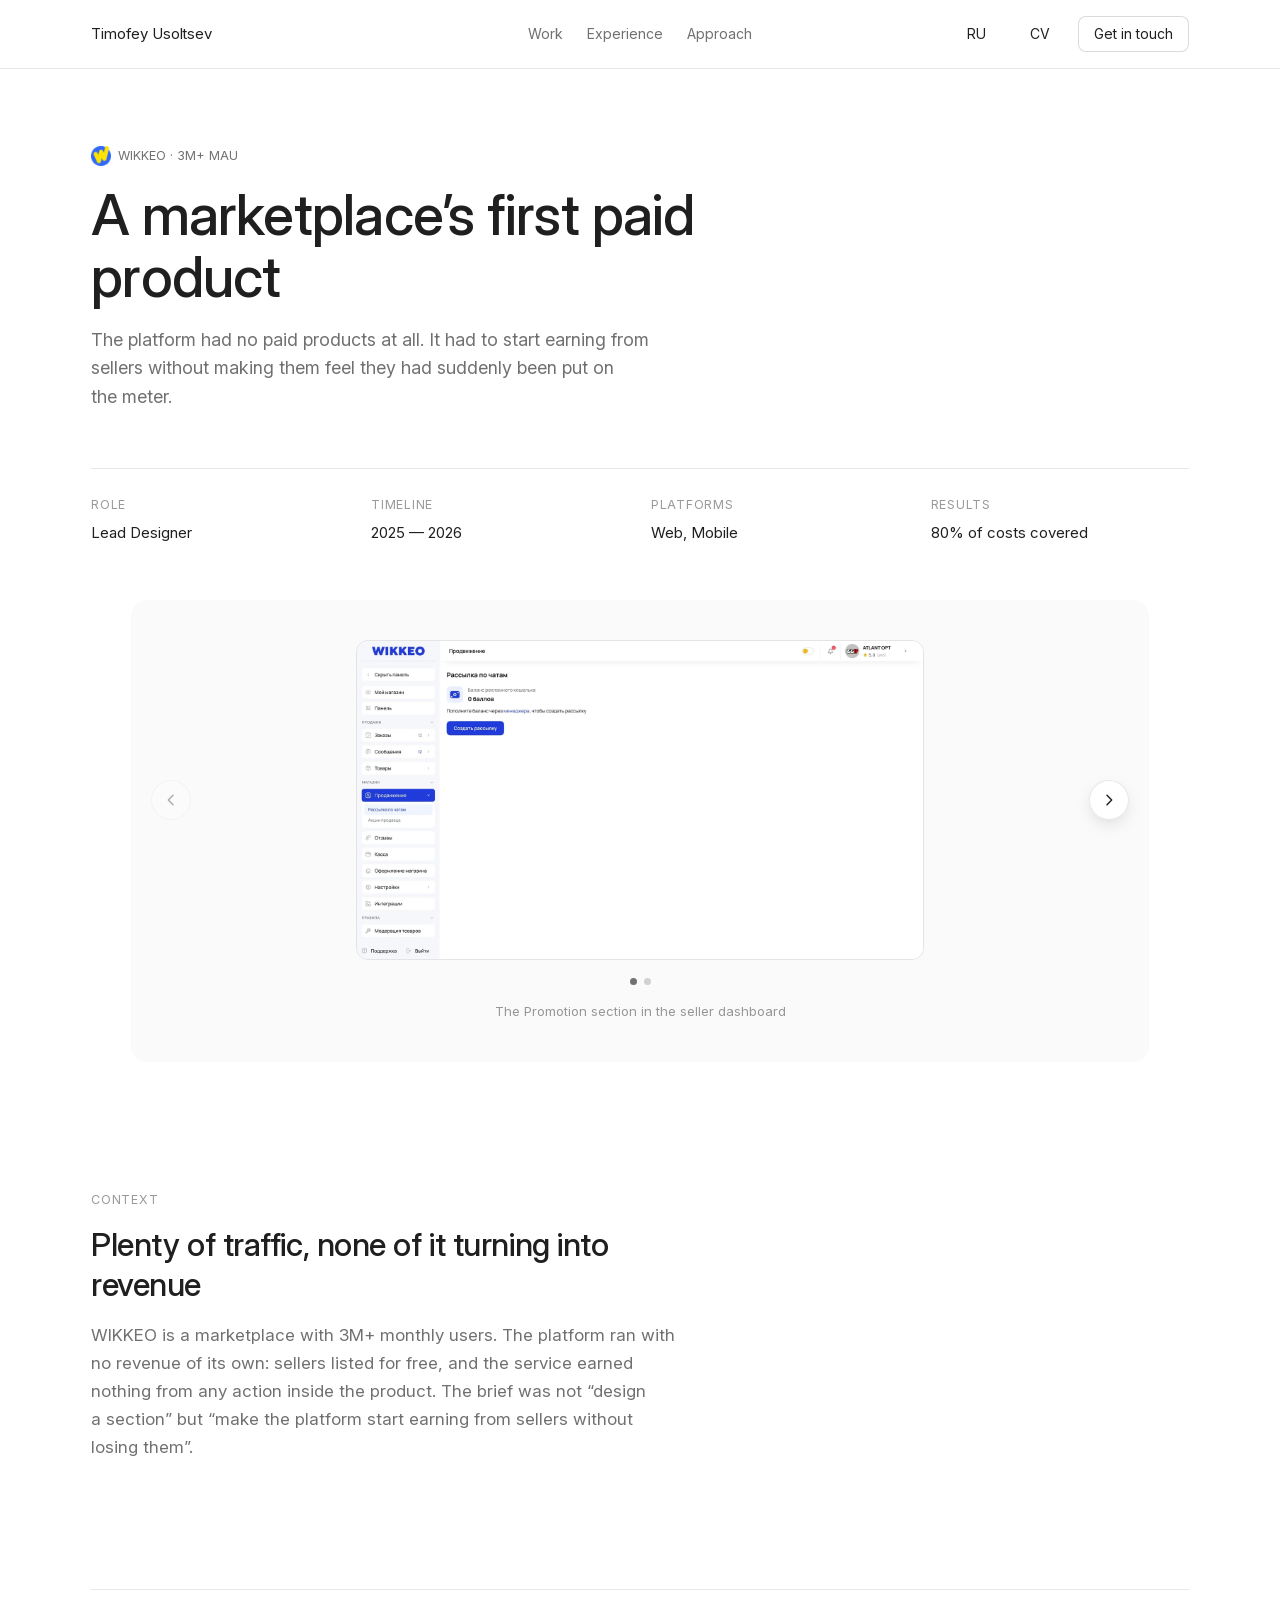
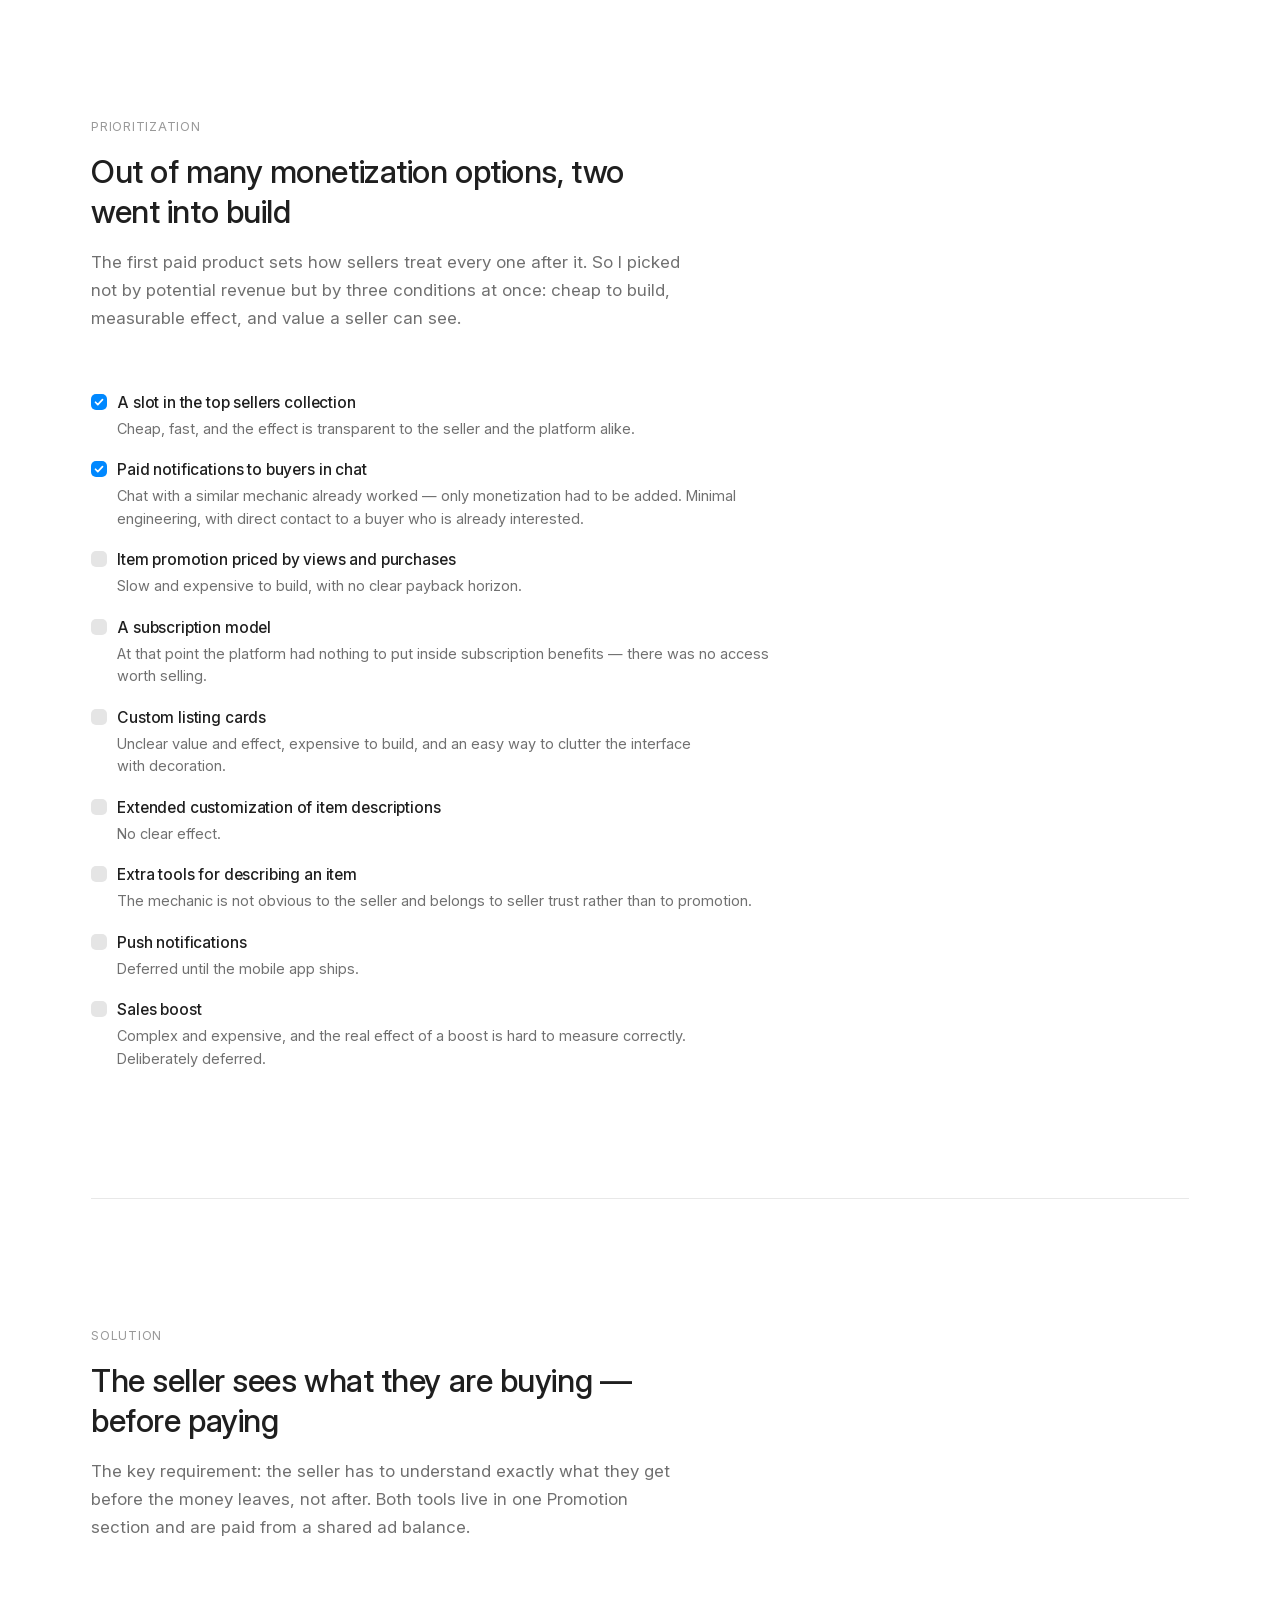
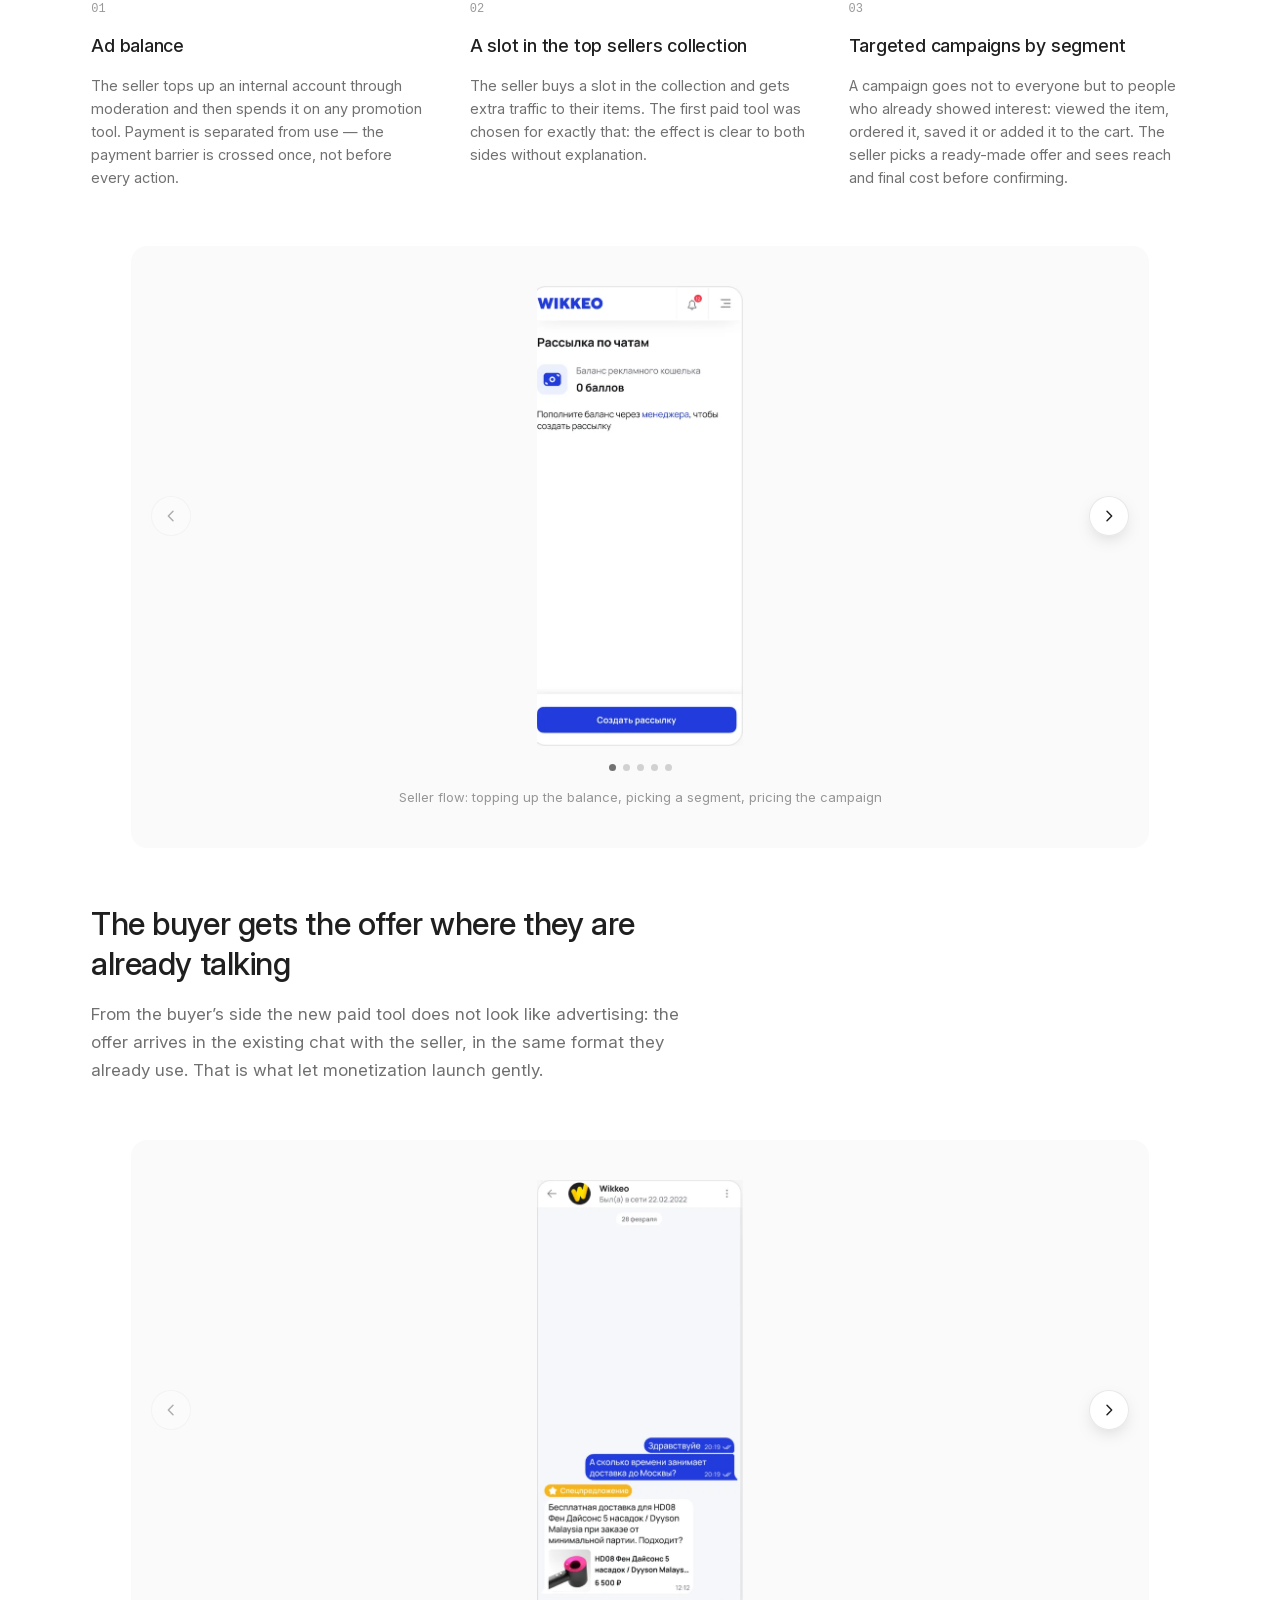
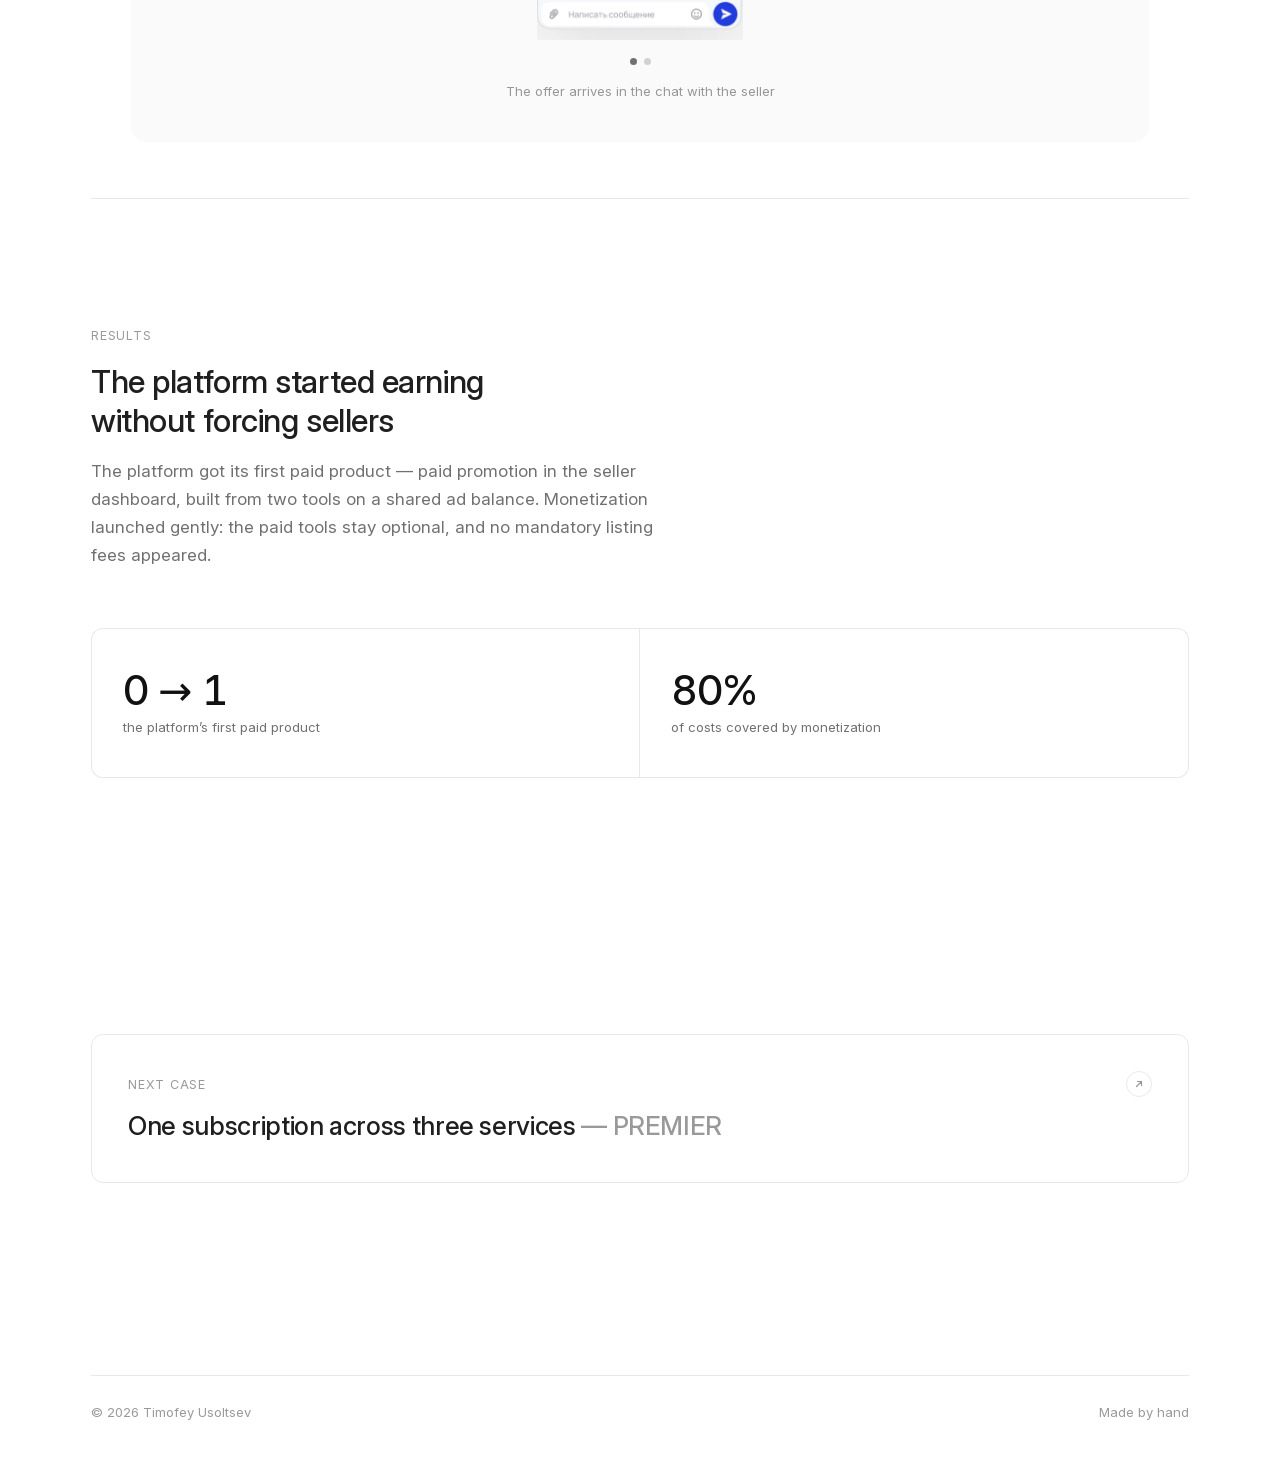
<file: en/case-wikkeo-monetization.html>
<!DOCTYPE html>
<html lang="en" data-font="inter">
<head>
<meta charset="utf-8">
<meta name="viewport" content="width=device-width, initial-scale=1">
<title>A marketplace’s first paid product</title>
<meta name="description" content="The WIKKEO marketplace (3M+ MAU) had no paid products at all. I designed paid promotion in the seller dashboard: an ad balance, a slot in the top sellers collection, and targeted campaigns by segment. Monetization covered 80% of the platform costs.">
<script>document.documentElement.classList.add('js')</script>

<meta property="og:type" content="article">
<meta property="og:title" content="A marketplace’s first paid product">
<meta property="og:description" content="0 → 1 paid product · 80% of platform costs">
<meta property="og:locale" content="en_US">
<meta property="og:site_name" content="Product Designer">
<!-- Превью ссылки. Адрес абсолютный — он же меняется вместе с og:url
     при переезде на usoltsev.design. -->
<meta property="og:image" content="https://timofeyusoltsev.github.io/assets/og/og-monetization-en.png">
<meta property="og:image:width" content="1200">
<meta property="og:image:height" content="630">
<meta property="og:image:alt" content="A marketplace’s first paid product: 0 to 1 paid product, 80% of platform costs">
<meta name="twitter:card" content="summary_large_image">

<link rel="canonical" href="https://timofeyusoltsev.github.io/en/case-wikkeo-monetization.html">
<meta property="og:url" content="https://timofeyusoltsev.github.io/en/case-wikkeo-monetization.html">
<link rel="alternate" hreflang="ru" href="https://timofeyusoltsev.github.io/case-wikkeo-monetization.html">
<link rel="alternate" hreflang="en" href="https://timofeyusoltsev.github.io/en/case-wikkeo-monetization.html">
<link rel="alternate" hreflang="x-default" href="https://timofeyusoltsev.github.io/en/case-wikkeo-monetization.html">
<link rel="icon" href="/favicon-32.png" sizes="32x32" type="image/png">
<link rel="icon" href="/favicon-96.png" sizes="96x96" type="image/png">
<link rel="apple-touch-icon" href="/apple-touch-icon.png">
<link rel="preload" href="/assets/fonts/inter-latin.woff2" as="font" type="font/woff2" crossorigin>
<link rel="stylesheet" href="/site.css?v=ed82edd1">
<!-- Мост захвата в Figma: грузится только при открытии страницы
     с хешем #figmacapture=..., поэтому посетителям сторонний скрипт не уходит. -->
<script>
if (location.hash.includes('figmacapture')) {
  const s = document.createElement('script');
  s.src = 'https://mcp.figma.com/mcp/html-to-design/capture.js';
  s.async = true;
  document.head.appendChild(s);
}
</script>
</head>
<body>

<nav class="nav">
  <div class="nav__in">
    <a class="nav__name" href="index.html"><span class="nm-full">Timofey Usoltsev</span><span class="nm-short">T. Usoltsev</span></a>
    <div class="nav__links">
      <a href="index.html#cases">Work</a>
      <a href="index.html#exp">Experience</a>
      <a href="index.html#approach">Approach</a>
    </div>
    <div class="nav__acts">
      <a class="btn btn--bare btn--lang" href="/case-wikkeo-monetization.html" hreflang="ru" lang="ru" title="Switch to Russian">RU</a>
      <a class="btn btn--bare" href="https://drive.google.com/file/d/1Va3g7VDwjTGnI2e7ANqRNPqAumtL66ml/view?usp=sharing" target="_blank" rel="noopener">CV</a>
      <a class="btn" href="https://t.me/norse_tm" target="_blank" rel="noopener">Get in touch</a>
    </div>
  </div>
</nav>

<main id="top">

  <header class="chero wrap rv">
    <span class="case__co"><img class="mark mark--img" src="/assets/logo-wikkeo.png" alt="" aria-hidden="true">WIKKEO · 3M+ MAU</span>
    <h1>A marketplace’s first paid product</h1>
    <p class="chero__lead">The platform had no paid products at all. It had to start earning from sellers without making them feel they had suddenly been put on the meter.</p>
  </header>

  <div class="wrap">
    <dl class="facts rv">
      <div><dt>Role</dt><dd>Lead Designer</dd></div>
      <div><dt>Timeline</dt><dd>2025 — 2026</dd></div>
      <div><dt>Platforms</dt><dd>Web, Mobile</dd></div>
      <div><dt>Results</dt><dd>80% of costs covered</dd></div>
    </dl>

    <figure class="fig rv">
      <div class="carousel carousel--wide" data-carousel>
        <div class="carousel__viewport">
          <div class="carousel__track">
            <div class="carousel__pane">
              <img class="carousel__slide" src="/assets/case/mon-hero-1.webp" width="800" height="450"
                   alt="The Promotion section with an empty balance: no campaigns yet">
            </div>
            <div class="carousel__pane">
              <img class="carousel__slide" src="/assets/case/mon-hero-2.webp" width="800" height="450"
                   alt="A list of running campaigns with statuses and a topped-up balance">
            </div>
          </div>
        </div>
      </div>
      <figcaption>The Promotion section in the seller dashboard</figcaption>
    </figure>
  </div>

  <section class="sec wrap">
    <div class="cs rv">
      <span class="eyebrow">Context</span>
      <h2>Plenty of traffic, none of it turning into revenue</h2>
      <p class="t2">WIKKEO is a marketplace with 3M+ monthly users. The platform ran with no revenue of its own: sellers listed for free, and the service earned nothing from any action inside the product. The brief was not “design a section” but “make the platform start earning from sellers without losing them”.</p>
    </div>
  </section>

  <section class="sec sec--line wrap">
    <div class="cs rv">
      <span class="eyebrow">Prioritization</span>
      <h2>Out of many monetization options, two went into build</h2>
      <p class="t2">The first paid product sets how sellers treat every one after it. So I picked not by potential revenue but by three conditions at once: cheap to build, measurable effect, and value a seller can see.</p>
    </div>

    <ul class="calls rv">
      <li><span class="mk mk--yes" aria-hidden="true"><svg viewBox="0 0 24 24" fill="none" stroke="currentColor" stroke-width="3.4" stroke-linecap="round" stroke-linejoin="round"><path d="M5 12.5l4.6 4.6L19 7.4"/></svg></span>
        <b>A slot in the top sellers collection</b>
        <span>Cheap, fast, and the effect is transparent to the seller and the platform alike.</span></li>
      <li><span class="mk mk--yes" aria-hidden="true"><svg viewBox="0 0 24 24" fill="none" stroke="currentColor" stroke-width="3.4" stroke-linecap="round" stroke-linejoin="round"><path d="M5 12.5l4.6 4.6L19 7.4"/></svg></span>
        <b>Paid notifications to buyers in chat</b>
        <span>Chat with a similar mechanic already worked — only monetization had to be added. Minimal engineering, with direct contact to a buyer who is already interested.</span></li>
      <li><span class="mk" aria-hidden="true">—</span>
        <b>Item promotion priced by views and purchases</b>
        <span>Slow and expensive to build, with no clear payback horizon.</span></li>
      <li><span class="mk" aria-hidden="true">—</span>
        <b>A subscription model</b>
        <span>At that point the platform had nothing to put inside subscription benefits — there was no access worth selling.</span></li>
      <li><span class="mk" aria-hidden="true">—</span>
        <b>Custom listing cards</b>
        <span>Unclear value and effect, expensive to build, and an easy way to clutter the interface with decoration.</span></li>
      <li><span class="mk" aria-hidden="true">—</span>
        <b>Extended customization of item descriptions</b>
        <span>No clear effect.</span></li>
      <li><span class="mk" aria-hidden="true">—</span>
        <b>Extra tools for describing an item</b>
        <span>The mechanic is not obvious to the seller and belongs to seller trust rather than to promotion.</span></li>
      <li><span class="mk" aria-hidden="true">—</span>
        <b>Push notifications</b>
        <span>Deferred until the mobile app ships.</span></li>
      <li><span class="mk" aria-hidden="true">—</span>
        <b>Sales boost</b>
        <span>Complex and expensive, and the real effect of a boost is hard to measure correctly. Deliberately deferred.</span></li>
    </ul>
  </section>

  <section class="sec sec--line wrap">
    <div class="cs rv">
      <span class="eyebrow">Solution</span>
      <h2>The seller sees what they are buying — before paying</h2>
      <p class="t2">The key requirement: the seller has to understand exactly what they get before the money leaves, not after. Both tools live in one Promotion section and are paid from a shared ad balance.</p>
    </div>

    <div class="steps stg">
      <div class="step">
        <span class="step__n">01</span>
        <h3>Ad balance</h3>
        <p>The seller tops up an internal account through moderation and then spends it on any promotion tool. Payment is separated from use — the payment barrier is crossed once, not before every action.</p>
      </div>
      <div class="step">
        <span class="step__n">02</span>
        <h3>A slot in the top sellers collection</h3>
        <p>The seller buys a slot in the collection and gets extra traffic to their items. The first paid tool was chosen for exactly that: the effect is clear to both sides without explanation.</p>
      </div>
      <div class="step">
        <span class="step__n">03</span>
        <h3>Targeted campaigns by segment</h3>
        <p>A campaign goes not to everyone but to people who already showed interest: viewed the item, ordered it, saved it or added it to the cart. The seller picks a ready-made offer and sees reach and final cost before confirming.</p>
      </div>
    </div>

    <figure class="fig rv">
      <div class="carousel carousel--phones" data-carousel>
        <div class="carousel__viewport">
          <div class="carousel__track">
            <div class="carousel__pane">
              <img class="carousel__slide" src="/assets/case/mon-flow-1.webp" width="210" height="470"
                   alt="Chat campaigns: the balance is empty, no campaigns yet">
            </div>
            <div class="carousel__pane">
              <img class="carousel__slide" src="/assets/case/mon-flow-2.webp" width="216" height="470"
                   alt="Creating a campaign: choosing an item and the audience type">
            </div>
            <div class="carousel__pane">
              <img class="carousel__slide" src="/assets/case/mon-flow-3.webp" width="217" height="470"
                   alt="Choosing an item from the seller catalog">
            </div>
            <div class="carousel__pane">
              <img class="carousel__slide" src="/assets/case/mon-flow-4.webp" width="218" height="470"
                   alt="Reach and cost calculated before launch">
            </div>
            <div class="carousel__pane">
              <img class="carousel__slide" src="/assets/case/mon-flow-5.webp" width="217" height="470"
                   alt="The finished offer in the buyer chat">
            </div>
          </div>
        </div>
      </div>
      <figcaption>Seller flow: topping up the balance, picking a segment, pricing the campaign</figcaption>
    </figure>

    <div class="cs rv">
      <h2>The buyer gets the offer where they are already talking</h2>
      <p class="t2">From the buyer’s side the new paid tool does not look like advertising: the offer arrives in the existing chat with the seller, in the same format they already use. That is what let monetization launch gently.</p>
    </div>

    <figure class="fig rv">
      <div class="carousel carousel--phones" data-carousel>
        <div class="carousel__viewport">
          <div class="carousel__track">
            <div class="carousel__pane">
              <img class="carousel__slide" src="/assets/case/mon-chat-1.webp" width="210" height="470"
                   alt="An offer from the seller in the buyer chat">
            </div>
            <div class="carousel__pane">
              <img class="carousel__slide" src="/assets/case/mon-chat-2.webp" width="632" height="470"
                   alt="The same chat from the seller dashboard side">
            </div>
          </div>
        </div>
      </div>
      <figcaption>The offer arrives in the chat with the seller</figcaption>
    </figure>
  </section>

  <section class="sec sec--line wrap">
    <div class="cs rv">
      <span class="eyebrow">Results</span>
      <h2>The platform started earning<br>without forcing sellers</h2>
      <p class="t2">The platform got its first paid product — paid promotion in the seller dashboard, built from two tools on a shared ad balance. Monetization launched gently: the paid tools stay optional, and no mandatory listing fees appeared.</p>
    </div>
    <div class="stats rv" style="grid-template-columns:repeat(2,1fr)">
      <div><b>0 → 1</b><span>the platform’s first paid product</span></div>
      <div><b>80%</b><span>of costs covered by monetization</span></div>
    </div>
  </section>

  <section class="sec wrap">
    <a class="nextcase rv" href="case-premier-subscription.html">
      <div class="nextcase__top">
        <span class="eyebrow">Next case</span>
        <span class="case__go" aria-hidden="true"><svg viewBox="0 0 24 24" fill="none" stroke="currentColor" stroke-width="2.4" stroke-linecap="round" stroke-linejoin="round"><path d="M7 17 17 7M9 7h8v8"/></svg></span>
      </div>
      <span class="nextcase__ttl">One subscription across three services<span class="nextcase__co"> — PREMIER</span></span>
    </a>
  </section>

  <div class="wrap">
    <footer class="foot">
      <span>© 2026 Timofey Usoltsev</span>
      <span>Made by hand</span>
    </footer>
  </div>

</main>

<script src="/site.js?v=440fd595" defer></script>
</body>
</html>
</file>
<file: site.css>
/* ═══════════════════════════════════════════════
   Портфолио Тимофея Усольцева
   Light base · Anthropic coral · hairlines, no ornament
   Референсы: nor.ma, interfere.com
   ═══════════════════════════════════════════════ */

@font-face{font-family:'Inter';font-style:normal;font-weight:400 700;font-display:swap;
  src:url('assets/fonts/inter-cyrillic.woff2') format('woff2');
  unicode-range:U+0301,U+0400-045F,U+0490-0491,U+04B0-04B1,U+2116;}
@font-face{font-family:'Inter';font-style:normal;font-weight:400 700;font-display:swap;
  src:url('assets/fonts/inter-cyrillic-ext.woff2') format('woff2');
  unicode-range:U+0460-052F,U+1C80-1C8A,U+20B4,U+2DE0-2DFF,U+A640-A69F,U+FE2E-FE2F;}
@font-face{font-family:'Inter';font-style:normal;font-weight:400 700;font-display:swap;
  src:url('assets/fonts/inter-latin.woff2') format('woff2');
  unicode-range:U+0000-00FF,U+0131,U+0152-0153,U+02BB-02BC,U+02C6,U+02DA,U+02DC,U+0304,U+0308,U+0329,U+2000-206F,U+20AC,U+2122,U+2191,U+2193,U+2212,U+2215,U+FEFF,U+FFFD;}
@font-face{font-family:'Inter';font-style:normal;font-weight:400 700;font-display:swap;
  src:url('assets/fonts/inter-latin-ext.woff2') format('woff2');
  unicode-range:U+0100-02BA,U+02BD-02C5,U+02C7-02CC,U+02CE-02D7,U+02DD-02FF,U+0304,U+0308,U+0329,U+1D00-1DBF,U+1E00-1E9F,U+1EF2-1EFF,U+2020,U+20A0-20AB,U+20AD-20C0,U+2113,U+2C60-2C7F,U+A720-A7FF;}

/* Caveat — рукописное начертание для одного слова в заголовке */
@font-face{font-family:'Caveat';font-style:normal;font-weight:400;font-display:swap;
  src:url('assets/fonts/caveat-cyrillic.woff2') format('woff2');
  unicode-range:U+0301,U+0400-045F,U+0490-0491,U+04B0-04B1,U+2116;}
@font-face{font-family:'Caveat';font-style:normal;font-weight:400;font-display:swap;
  src:url('assets/fonts/caveat-latin.woff2') format('woff2');
  unicode-range:U+0000-00FF,U+0131,U+0152-0153,U+02BB-02BC,U+02C6,U+02DA,U+02DC,U+0304,U+0308,U+0329,U+2000-206F,U+20AC,U+2122,U+2191,U+2193,U+2212,U+2215,U+FEFF,U+FFFD;}

@font-face{font-family:'Onest';font-style:normal;font-weight:400 700;font-display:swap;
  src:url('assets/fonts/onest-cyrillic.woff2') format('woff2');
  unicode-range:U+0301,U+0400-045F,U+0490-0491,U+04B0-04B1,U+2116;}
@font-face{font-family:'Onest';font-style:normal;font-weight:400 700;font-display:swap;
  src:url('assets/fonts/onest-latin.woff2') format('woff2');
  unicode-range:U+0000-00FF,U+0131,U+0152-0153,U+02BB-02BC,U+02C6,U+02DA,U+02DC,U+0304,U+0308,U+0329,U+2000-206F,U+20AC,U+2122,U+2191,U+2193,U+2212,U+2215,U+FEFF,U+FFFD;}
@font-face{font-family:'Manrope';font-style:normal;font-weight:400 700;font-display:swap;
  src:url('assets/fonts/manrope-cyrillic.woff2') format('woff2');
  unicode-range:U+0301,U+0400-045F,U+0490-0491,U+04B0-04B1,U+2116;}
@font-face{font-family:'Manrope';font-style:normal;font-weight:400 700;font-display:swap;
  src:url('assets/fonts/manrope-latin.woff2') format('woff2');
  unicode-range:U+0000-00FF,U+0131,U+0152-0153,U+02BB-02BC,U+02C6,U+02DA,U+02DC,U+0304,U+0308,U+0329,U+2000-206F,U+20AC,U+2122,U+2191,U+2193,U+2212,U+2215,U+FEFF,U+FFFD;}

:root{
  /* surfaces */
  --page:#FFFFFF;
  --fill:#FAFAFA;
  --fill-2:#F4F4F4;
  --dark:#111111;

  /* ink — softened, never pure black. This is what reads as «мягкий». */
  --ink:rgba(0,0,0,.88);
  --ink-2:rgba(0,0,0,.56);
  --ink-3:rgba(0,0,0,.40);
  --ink-on-dark:rgba(255,255,255,.94);
  --ink-on-dark-2:rgba(255,255,255,.60);

  --line:rgba(0,0,0,.09);
  --line-strong:rgba(0,0,0,.14);
  --line-dark:rgba(255,255,255,.14);

  /* monochrome — no accent hue anywhere. Hierarchy comes from size and weight,
     which is exactly how nor.ma and interfere stay clean. */
  --accent:#111111;
  --accent-hover:#2E2E2E;
  --accent-line:rgba(0,0,0,.24);
  --wash:rgba(108,112,124,.09);

  /* tight radii, as on both references */
  --r-xs:4px; --r-sm:6px; --r-md:8px; --r-lg:12px; --r-xl:16px; --r-pill:9999px;

  --track:-0.014em;
  --ease:cubic-bezier(.16,1,.3,1);
  /* snappy ease-out for pointer feedback — the page's expo curve is too slow for hover */
  --ease-out:cubic-bezier(0,0,.2,1);
  --nav-h:68px;
  --shell:clamp(20px,4vw,64px);
  --max:1200px;

  /* rhythm — measured off interfere.com: 96–144px section padding,
     modest headings, tall blocks. Air comes from block height, not type size. */
  --sec-pad:clamp(72px,10vw,144px);
  --head-gap:clamp(36px,4.6vw,64px);
  /* воздух вокруг карточки-визуала — одинаковый сверху и снизу */
  --fig-gap:clamp(34px,4.5vw,56px);
  --gap:clamp(14px,1.7vw,24px);

  --font:'Inter';
}
[data-font="onest"]   { --font:'Onest' }
[data-font="manrope"] { --font:'Manrope' }

*,*::before,*::after{box-sizing:border-box}
/* липкая полоса перекрывает заголовок, к которому ведет якорь, —
   отступ прокрутки равен ее высоте */
html{-webkit-text-size-adjust:100%; scroll-behavior:smooth; scroll-padding-top:var(--nav-h);
  background:var(--page)}
body{
  margin:0; background:var(--page); color:var(--ink);
  font-family:var(--font),-apple-system,system-ui,'Segoe UI',sans-serif;
  font-size:16px; line-height:1.55; -webkit-font-smoothing:antialiased;
  overflow-x:hidden;
}
h1,h2,h3,p{margin:0}
/* браузер по умолчанию отступает dd на 40px — из-за этого значения
   в блоке «Роль / Период / Платформы / Результат» съезжали вправо от подписей */
dl,dt,dd{margin:0}
/* у figure браузер тоже держит свои поля — 40px по бокам. Из-за них
   визуалы в кейсах оказывались уже колонки контента. */
figure{margin:0}

/* Абзац без ручных переносов норовит оставить последнее слово одно на строке.
   pretty перебалансирует хвост сам; браузеры без поддержки правило игнорируют.
   Заголовки не трогаем — там переносы расставлены руками и осознанно. */
p,.calls span,figcaption{text-wrap:pretty}
a{color:inherit; text-decoration:none}
ul{margin:0; padding:0; list-style:none}
img{display:block}

.wrap{max-width:var(--max); margin:0 auto; padding:0 var(--shell)}

.eyebrow{font-size:12.5px; letter-spacing:.06em; text-transform:uppercase; color:var(--ink-3)}
.t2{color:var(--ink-2)} .t3{color:var(--ink-3)}
.measure{max-width:46ch}

:focus-visible{outline:2px solid var(--accent); outline-offset:3px; border-radius:var(--r-xs)}

/* Переносы строк, выставленные под широкую колонку, на телефоне рвут абзац
   в лесенку: .nb — перенос только для десктопа, .mb — только для мобилы. */
.mb{display:none}
@media(max-width:700px){
  .nb{display:none}
  .mb{display:inline}
}

/* soft entrance only — no blur, no drift */
.js .rv{opacity:0; transform:translateY(8px); transition:opacity .8s var(--ease), transform .8s var(--ease)}
.js .rv.in{opacity:1; transform:none}
.js .stg > *{opacity:0; transform:translateY(6px); transition:opacity .7s var(--ease), transform .7s var(--ease)}
.js .stg.in > *{opacity:1; transform:none}
.js .stg.in > *:nth-child(1){transition-delay:.02s}
.js .stg.in > *:nth-child(2){transition-delay:.06s}
.js .stg.in > *:nth-child(3){transition-delay:.10s}
.js .stg.in > *:nth-child(4){transition-delay:.14s}

/* ═══ NAV ═══ */
.nav{position:sticky; top:0; z-index:30; background:var(--page);
  border-bottom:1px solid var(--line)}
/* Три колонки, а не space-between: имя слева уже блока кнопок справа,
   и при space-between середина уезжала влево вслед за разницей ширин.
   Боковые колонки по 1fr держат ссылки ровно по центру полосы. */
.nav__in{max-width:var(--max); margin:0 auto; padding:0 var(--shell); height:var(--nav-h);
  display:grid; grid-template-columns:1fr auto 1fr; align-items:center; gap:20px}
/* Без justify-self имя растягивалось на всю колонку 1fr — 433px вместо 136,
   и кликабельной становилась треть полосы с курсором-рукой над пустотой. */
.nav__name{justify-self:start}
.nav__links{justify-self:center}
.nav__acts{justify-self:end}
.nav__name{font-size:15px; font-weight:400; letter-spacing:-0.01em; color:var(--ink)}
/* links sit in their own chip: on hover a soft fill fades in behind the label
   and the text darkens — measured off interfere.com (28px tall, 6px radius, 150ms) */
.nav__links{display:flex; gap:8px; margin-inline:-8px; font-size:14px}
.nav__links a{display:inline-flex; align-items:center; height:28px; padding:0 8px;
  border-radius:var(--r-sm); color:var(--ink-2);
  transition:color .15s var(--ease-out), background-color .15s var(--ease-out)}
/* заливка на наведении — общий токен, тот же, что у кнопок полосы и у
   карточек кейсов. Здесь стояло разовое rgba(0,0,0,.08) мимо токенов:
   почти вдвое темнее, из-за чего середина полосы выбивалась из ряда */
.nav__links a:hover{background:var(--fill-2); color:var(--ink)}
.nav__acts{display:flex; align-items:center; gap:12px}
/* без средней колонки сетка схлопывается и кнопки уезжают в центр —
   на узком экране возвращаемся к простому флексу */
@media(max-width:820px){
  .nav__links{display:none}
  .nav__in{display:flex; justify-content:space-between}
}

/* Переключатель языка — обычная .btn--bare без собственных правил: там только
   код языка, и он по ширине совпадает с соседней кнопкой CV. */

/* Имя в полосе сокращается до инициала там, где полное перестает помещаться
   рядом с кнопками. Освободившееся место уходит под глобус — иначе на
   телефоне имя уезжало на вторую строку. Порог снят с замера: полное имя
   вместе с кнопками требует ~430px, инициал — ~330px. */
.nav__name .nm-short{display:none}
/* Сначала ужимаются шаги и поля — и только потом что-либо сокращается */
@media(max-width:460px){
  .nav__in{gap:12px}
  .nav__acts{gap:8px}
  .nav__acts .btn{padding:0 11px}
}
/* Имя сокращается до инициала только там, где полное перестает влезать:
   на 390px запас 10px, на 375 — ноль. Порог стоял на 460, пока место
   занимал глобус у переключателя языка; без него имя остается полным. */
@media(max-width:385px){
  .nav__name .nm-full{display:none}
  .nav__name .nm-short{display:inline}
}

/* ═══ BUTTONS ═══ */
.btn{display:inline-flex; align-items:center; gap:6px; height:36px; padding:0 15px;
  border-radius:var(--r-md); border:1px solid var(--line-strong); background:var(--page);
  font-size:14px; font-weight:400; color:var(--ink); white-space:nowrap;
  transition:background-color .3s var(--ease), border-color .3s var(--ease)}
.btn:hover{background:var(--fill-2)}
.btn--primary{background:var(--accent); border-color:var(--accent); color:#fff}
.btn--primary:hover{background:var(--accent-hover); border-color:var(--accent-hover)}
/* borderless variant — CV in the header, per the Figma */
.btn--bare{border-color:transparent; background:transparent}
.btn--bare:hover{background:var(--fill-2)}
.btn--lg{height:44px; padding:0 20px; font-size:15px}
.btn svg{width:14px; height:14px; opacity:.55}
.btn--primary svg{opacity:.85}

/* ═══ HERO ═══ */
.hero{position:relative; padding-block:clamp(88px,12vw,170px) clamp(56px,7vw,96px); overflow:hidden}
/* два градиентных пятна из макета — голубое и пурпурное, со смещением друг относительно друга.
   Геометрия снята с фреймов Bubble Blur: 1500×750, эллипс 70.71% от бокса. */
.hero::before, .hero::after{
  content:''; position:absolute; z-index:0; width:86.8%; aspect-ratio:2/1; pointer-events:none;
}
.hero::before{
  left:6.6%; top:-30%;
  background:radial-gradient(ellipse 70.71% 70.71% at 50% 50%,
    rgba(49,106,251,.11) 0%, rgba(49,106,251,.04) 42%, rgba(49,106,251,0) 70%);
}
.hero::after{
  left:37.7%; top:-21.3%;
  background:radial-gradient(ellipse 70.71% 70.71% at 50% 50%,
    rgba(227,49,251,.08) 0%, rgba(227,49,251,.04) 42%, rgba(227,49,251,0) 70%);
}
.hero__in{position:relative; z-index:1; display:grid; grid-template-columns:1.35fr 1fr;
  gap:clamp(28px,4vw,64px); align-items:end}
.hero h1{font-size:clamp(36px,5.4vw,68px); font-weight:400; letter-spacing:var(--track); line-height:1.04;
  margin-top:18px}
/* no colour highlight left — the headline reads as one block */
.hero h1 b{font-weight:500; color:inherit}
/* одно слово рукописным Caveat — 102px против 68px в макете, отсюда 1.5em.
   line-height прижат так, чтобы крупный кегль не раздвигал строку заголовка. */
.hero h1 .script{font-family:'Caveat',cursive; font-weight:400; font-size:1.5em;
  line-height:0; letter-spacing:-1px; color:#000}
.hero__side{display:flex; flex-direction:column; gap:22px; padding-bottom:6px}

.hero__acts{display:flex; flex-wrap:wrap; gap:8px}
/* Главная кнопка занимает свою строку, почта и LinkedIn — следующую.
   Раньше все три стояли в ряд и переносились сами, когда переставали влезать:
   на 1440 русской строке хватало 15px запаса, английской не хватало четырех —
   и версии выглядели по-разному. Раскладка задана, а не выведена из длины подписи. */
.hero__side .hero__acts{flex-direction:column; align-items:flex-start}
/* две второстепенные кнопки лежат в своей строке: на узком экране они уходят
   под главную, а шаг внутри пары остаётся тем же, что и до главной кнопки */
.hero__acts__row{display:flex; flex-wrap:wrap; gap:inherit}
@media(max-width:860px){
  .hero__in{grid-template-columns:1fr; align-items:start; gap:26px}
  /* пятна заданы процентами от высоты шапки. На телефоне шапка втрое выше
     своей ширины, и оба пятна уезжали за верхний край — привязываем к ширине. */
  .hero::before,.hero::after{width:127%}
  .hero::before{left:-13%; top:-60px}
  .hero::after{left:20%;  top:-90px}
}
/* на узком экране три кнопки в ряд не помещаются и «LinkedIn» повисает одна.
   Главное действие занимает первую строку, две второстепенные — вторую.
   Раньше это делал грид, но первая кнопка шире двух нижних вместе, и грид
   растягивал под неё колонки — «Почта» стояла в колонке шире себя самой,
   отчего просвет до «LinkedIn» был больше вертикального. */
@media(max-width:460px){
  .hero__side .hero__acts{flex-direction:column; align-items:flex-start; gap:12px}
}

/* logos strip */
.at{display:flex; flex-wrap:wrap; align-items:center; gap:16px;
  border-top:1px solid var(--line); padding-top:25px;
  margin-top:clamp(38px,4.6vw,60px); padding-top:22px; border-top:1px solid var(--line)}
.at__co{display:inline-flex; align-items:center; gap:8px; font-size:14px; color:var(--ink-2);
  transition:color .3s var(--ease)}
.at__co:hover{color:var(--ink)}
.mark{width:20px; height:20px; flex:none}
/* логотипы, выгруженные из макета, несут собственную подложку — плашка не нужна */
.mark--img{border-radius:25%; object-fit:contain}
.mark--pr{position:relative; border-radius:25%; background:#FDDD2D}
.mark--pr img{position:absolute; width:52.5%; height:52.5%; left:37.125%; top:50.375%;
  transform:translate(-50%,-50%) rotate(-135deg)}
.mark--plate{border-radius:25%; background:var(--dark); padding:2px}
.mark--plate img{width:100%; height:100%; object-fit:contain}

/* ═══ SECTION ═══ */
/* padding-block only — the shorthand would wipe out .wrap's horizontal padding */
.sec{padding-block:var(--sec-pad)}
/* разделитель идёт по ширине контента (1072px в макете), а не по всему контейнеру —
   поэтому линия рисуется псевдоэлементом с отступами, равными полям .wrap */
.sec--line{position:relative}
.sec--line::before{content:''; position:absolute; top:0; left:var(--shell); right:var(--shell);
  border-top:1px solid var(--line)}
.sec__head{display:flex; flex-direction:column; gap:14px; margin-bottom:var(--head-gap); max-width:52ch}
.sec__head h2{font-size:clamp(22px,2.3vw,30px); font-weight:500; letter-spacing:var(--track); line-height:1.28}

/* ═══ METRICS ═══ */
.stats{display:grid; grid-template-columns:repeat(4,1fr); border:1px solid var(--line);
  border-radius:var(--r-lg); overflow:hidden; background:var(--page)}
/* the strip carries no margin of its own, so it collided with whatever text
   introduced it — space it off the heading block that always precedes it */
.sec__head + .stats, .cs + .stats{margin-top:var(--head-gap)}
.stats > div{position:relative; padding:clamp(26px,3.2vw,42px) clamp(20px,2.4vw,32px);
  border-right:1px solid var(--line); display:flex; flex-direction:column; gap:8px}
.stats .mark{position:absolute; top:24px; right:clamp(20px,2.4vw,32px)}
.stats > div:last-child{border-right:0}
.stats b{font-size:clamp(26px,3.2vw,44px); font-weight:500; letter-spacing:-0.02em; line-height:1;
  font-variant-numeric:tabular-nums; color:var(--accent)}
.stats span{font-size:13px; color:var(--ink-2); line-height:1.35}
@media(max-width:760px){
  .stats{grid-template-columns:repeat(2,1fr)}
  .stats > div:nth-child(2n){border-right:0}
  .stats > div:nth-child(-n+2){border-bottom:1px solid var(--line)}
}

/* ═══ CASES ═══ */
.cases{display:grid; grid-template-columns:repeat(3,1fr); gap:var(--gap)}
.case{display:flex; flex-direction:column; gap:18px; padding:clamp(22px,2.6vw,32px); min-height:210px;
  border:1px solid var(--line); border-radius:var(--r-lg); background:var(--page);
  transition:border-color .3s var(--ease), background-color .3s var(--ease)}
.case:hover{border-color:var(--line-strong); background:var(--fill)}
.case__top{display:flex; align-items:center; justify-content:space-between; gap:12px}
.case__co{display:inline-flex; align-items:center; gap:7px; font-size:12.5px; color:var(--ink-2)}
.case__go{width:26px; height:26px; border-radius:var(--r-pill); border:1px solid var(--line);
  display:grid; place-items:center; color:var(--ink-3);
  transition:background-color .3s var(--ease), color .3s var(--ease), border-color .3s var(--ease)}
.case:hover .case__go{background:var(--dark); border-color:var(--dark); color:#fff}
.case__go svg{width:12px; height:12px}
.case__ttl{font-size:clamp(17px,1.55vw,21px); font-weight:500; letter-spacing:-0.012em; line-height:1.25}
.case__foot{margin-top:auto; padding-top:14px; border-top:1px solid var(--line);
  display:flex; align-items:baseline; gap:9px}
.case__foot b{font-size:20px; font-weight:500; letter-spacing:-0.02em; color:var(--accent);
  font-variant-numeric:tabular-nums}
.case__foot span{font-size:12.5px; color:var(--ink-3)}
@media(max-width:940px){ .cases{grid-template-columns:1fr} }

/* ═══ SHOWCASE — big product visual, as on interfere ═══ */
.showcase{position:relative; margin-top:104px; padding:clamp(20px,2.6vw,41px);
  border:1px solid var(--line); border-radius:var(--r-xl); background:var(--fill);
  cursor:pointer; transition:border-color .3s var(--ease), background-color .3s var(--ease)}
/* тот же прием, что у большой карточки кейса: ссылку растягиваем на весь блок,
   чтобы кликался и скрин, и подпись, а таб-стоп оставался один */
.showcase__shot{display:block}
.showcase__shot::after{content:''; position:absolute; inset:0; z-index:1;
  border-radius:var(--r-xl)}
.showcase img{width:100%; height:auto; border-radius:var(--r-lg); border:1px solid var(--line);
  box-shadow:0 34px 70px -34px rgba(0,0,0,.42);
  transition:border-color .3s var(--ease)}
/* отклик тот же, что у карточек кейсов: рамка крепчает, заливка углубляется.
   fill → fill-2, потому что fill у этой карточки уже стоит в покое.
   Кружка со стрелкой тут нет, и чернеть в блоке нечему — только эти два слоя */
.showcase:hover{border-color:var(--line-strong); background:var(--fill-2)}
.showcase:hover img{border-color:var(--line-strong)}
.showcase figcaption{margin-top:16px; font-size:13px; color:var(--ink-3); text-align:center}
/* на телефоне поля карточки съедают ширину, которой у кадра и так в обрез */
@media(max-width:700px){ .showcase{margin-top:64px; padding:14px} }

/* ═══ FEATURE — case block with visual ═══ */
.feature{position:relative; display:grid; grid-template-columns:1fr 1.05fr; gap:clamp(30px,4.4vw,72px);
  align-items:center; padding:clamp(28px,4vw,60px);
  border:1px solid var(--line); border-radius:var(--r-xl); background:var(--fill);
  margin-bottom:var(--gap); cursor:pointer;
  transition:border-color .3s var(--ease)}
/* вся карточка кликабельна: ссылку кнопки растягиваем на весь блок,
   чтобы не вкладывать <a> в <a> и оставить один таб-стоп */
.feature .btn::after{content:''; position:absolute; inset:0; z-index:1; border-radius:inherit}
/* тот же отклик, что у маленьких карточек: заливка углубляется, а кнопка
   чернеет так же, как там чернеет кружок со стрелкой.
   fill → fill-2, потому что fill у этой карточки уже стоит в покое */
.feature:hover{border-color:var(--line-strong); background:var(--fill-2)}
.feature .btn{transition:background-color .3s var(--ease), border-color .3s var(--ease),
  color .3s var(--ease)}
.feature:hover .btn{background:var(--dark); border-color:var(--dark); color:#fff}
.feature:hover .btn svg{opacity:.85}
.feature__body{display:flex; flex-direction:column; gap:20px}
.feature__ttl{font-size:clamp(21px,2.2vw,30px); font-weight:500; letter-spacing:var(--track); line-height:1.24}
.feature__stats{display:flex; flex-wrap:wrap; gap:28px; padding-top:20px; border-top:1px solid var(--line)}
.feature__stats div{display:flex; flex-direction:column; gap:3px}
.feature__stats b{font-size:24px; font-weight:500; letter-spacing:-0.02em; color:var(--accent);
  font-variant-numeric:tabular-nums}
.feature__stats span{font-size:12.5px; color:var(--ink-3)}
.feature__media img{width:100%; height:auto; border-radius:var(--r-md); border:1px solid var(--line);
  box-shadow:0 28px 60px -32px rgba(0,0,0,.4)}
/* mirrored variant so consecutive case blocks alternate sides */
.feature--rev{grid-template-columns:1.05fr 1fr}
.feature--rev .feature__body{order:2}
.feature--rev .feature__media{order:1}
@media(max-width:940px){
  .feature{grid-template-columns:1fr; gap:28px}
  .feature--rev{grid-template-columns:1fr}
  .feature--rev .feature__body{order:1}
  .feature--rev .feature__media{order:2}
}
/* на телефоне визуал в этой карточке снят: заголовок, текст, две цифры
   и кнопка уже рассказывают кейс, а скриншот кабинета на 350px нечитаем */
@media(max-width:700px){ .feature__media{display:none} }

/* ═══ EXPERIENCE TABLE ═══ */
/* строки таблицы сняты с макета: 24px по вертикали, роль 17px,
   справа пара «компания — годы» с шагом 88px, компания в колонке 88px по центру */
.exp{border-top:1px solid var(--line)}
.exp li{display:flex; align-items:center; justify-content:space-between; gap:24px;
  padding:24px 4px; border-bottom:1px solid var(--line)}
.exp .role{font-size:17px; line-height:1.55; color:var(--ink)}
.exp__meta{display:flex; align-items:center; gap:88px;
  font-size:13.5px; line-height:1.55; color:var(--ink-3)}
.exp .place{width:88px; text-align:center}
.exp .yr{width:88px; white-space:nowrap; font-variant-numeric:tabular-nums; text-align:center}
/* Колонки остаются жёсткими и на телефоне, иначе компания едет вслед за
   длиной должности. Размеры сняты с макета: компания 65, годы 88, шаг 12 —
   правый край годов ложится на край колонки контента. */
@media(max-width:720px){
  .exp__meta{gap:12px}
  .exp .place{width:65px}
  .exp .yr{width:88px}
  .exp .role{min-width:0}
}

/* ═══ STEPS — numbered columns, used on the case pages ═══ */
.steps{display:grid; grid-template-columns:repeat(3,1fr); gap:clamp(20px,3vw,44px)}
.step{display:flex; flex-direction:column; gap:16px}
.step__media{aspect-ratio:4/3; overflow:hidden; border:1px solid var(--line);
  border-radius:var(--r-lg); background:var(--fill)}
.step__media img{width:100%; height:100%; object-fit:cover; object-position:left top}
.step__n{font-family:ui-monospace,SFMono-Regular,Menlo,monospace; font-size:12px; color:var(--ink-3)}
.step h3{font-size:clamp(16px,1.4vw,19px); font-weight:500; letter-spacing:-0.012em; line-height:1.3}
.step p{font-size:14.5px; color:var(--ink-2); line-height:1.6}
@media(max-width:820px){ .steps{grid-template-columns:1fr; gap:34px} }

/* ═══ APPROACH ═══ */
.duo{display:grid; grid-template-columns:1fr 1fr; gap:var(--gap)}
.panel{padding:clamp(26px,3.2vw,45px); border:1px solid var(--line); border-radius:var(--r-lg);
  background:var(--fill); display:flex; flex-direction:column; gap:28px}
.panel__grp{display:flex; flex-direction:column; gap:8px}
.panel p + p{margin-top:9px}
@media(max-width:720px){ .duo{grid-template-columns:1fr} }

/* ═══ CTA ═══ */
/* геометрия снята с макета: секция 1200×704 внутри полосы 1728×754,
   то есть по 25px сверху и снизу. Пятна привязаны к секции, а не к полосе:
   голубое -300/-319, пурпурное 288/-275 при размере 1500×750. */
.ctaband{position:relative; overflow:hidden; padding-block:25px;
  border-top:1px solid var(--line)}
/* высота полосы снята с макетов: 754 на десктопе и 627 на телефоне вместе
   с полями полосы, то есть 704 и 577 у самой секции. Раньше на узком экране
   min-height просто обнулялся, и блок схлопывался до высоты текста. */
.cta{position:relative; min-height:clamp(577px,80vw,704px);
  display:flex; flex-direction:column; align-items:center; justify-content:center;
  text-align:center; gap:36px}
.cta::before, .cta::after{
  content:''; position:absolute; z-index:0; pointer-events:none;
  width:125%; aspect-ratio:2/1;
}
.cta::before{
  left:-25%; top:-45.3%;
  background:radial-gradient(ellipse 70.71% 70.71% at 50% 50%,
    rgba(49,106,251,.11) 0%, rgba(49,106,251,.04) 42%, rgba(49,106,251,0) 70%);
}
.cta::after{
  left:24%; top:-39.1%;
  background:radial-gradient(ellipse 70.71% 70.71% at 50% 50%,
    rgba(227,49,251,.08) 0%, rgba(227,49,251,.04) 42%, rgba(227,49,251,0) 70%);
}
/* содержимое поверх пятен */
.cta > *{position:relative; z-index:1}
.cta h2{font-size:clamp(28px,3.6vw,46px); font-weight:400; letter-spacing:-0.02em;
  line-height:1.298; max-width:512px}
.cta .btn{font-weight:500}
/* обе кнопки под заголовком одной ширины: колонки 1fr в гриде, ширина
   которого задана содержимым, выравниваются по самой длинной надписи */
.cta .hero__acts{display:grid; grid-auto-flow:column; grid-auto-columns:1fr;
  gap:8px; justify-content:center}
.cta .hero__acts .btn{justify-content:center}
@media(max-width:560px){
  .cta .hero__acts{grid-auto-flow:row; gap:12px}
}
@media(max-width:860px){
  /* та же история, что и в шапке: пятна привязаны к высоте блока */
  .cta::before,.cta::after{width:156%}
  .cta::before{left:-28%; top:-40px}
  .cta::after{left:2%;    top:-75px}
}

/* ═══ FOOTER ═══ */
.foot{padding:26px 0 40px; margin-top:clamp(40px,5vw,64px); border-top:1px solid var(--line);
  display:flex; flex-wrap:wrap; justify-content:space-between; gap:12px;
  font-size:13px; color:var(--ink-3)}

/* ═══ dev-only font switch ═══ */
.fswitch{position:fixed; right:16px; bottom:16px; z-index:40; display:flex; flex-direction:column; gap:6px;
  padding:9px 10px; border:1px solid var(--line-strong); border-radius:14px;
  background:rgba(255,255,255,.92); backdrop-filter:blur(12px);
  box-shadow:0 10px 30px -14px rgba(0,0,0,.35)}
.fswitch__row{display:flex; align-items:center; gap:6px}
.fswitch span{min-width:46px; font-size:10.5px; letter-spacing:.06em; text-transform:uppercase;
  color:var(--ink-3); padding-left:3px}
.fswitch button{height:26px; padding:0 10px; border-radius:var(--r-pill); border:1px solid transparent;
  background:transparent; font-family:inherit; font-size:12.5px; color:var(--ink-2); cursor:pointer;
  transition:background-color .25s var(--ease), color .25s var(--ease)}
.fswitch button[aria-pressed="true"]{background:var(--dark); color:#fff}
.fswitch .sw{width:24px; height:24px; padding:0; border-radius:50%; border:1px solid rgba(0,0,0,.15)}
.fswitch .sw[aria-pressed="true"]{box-shadow:0 0 0 2px #fff, 0 0 0 4px var(--dark)}

@media(prefers-reduced-motion:reduce){
  *{transition:none!important; animation:none!important}
  .js .rv,.js .stg > *{opacity:1; transform:none}
}

/* ═══ CASE PAGE ═══
   Shares every token with the homepage, so re-theming the site re-themes
   the case pages with it — nothing here hardcodes a colour or a size. */
.chero{padding-top:clamp(40px,6vw,80px); display:flex; flex-direction:column; align-items:flex-start; gap:18px}
.chero h1{font-size:clamp(30px,4.4vw,58px); font-weight:500; letter-spacing:var(--track);
  line-height:1.1; max-width:20ch}
.chero__lead{color:var(--ink-2); font-size:clamp(15px,1.4vw,18px); line-height:1.6; max-width:54ch}


.facts{display:grid; grid-template-columns:repeat(4,1fr); gap:var(--gap);
  margin-top:clamp(34px,4.5vw,56px); padding-top:26px; border-top:1px solid var(--line)}
.facts dt{font-size:12.5px; letter-spacing:.06em; text-transform:uppercase; color:var(--ink-3); margin-bottom:7px}
.facts dd{font-size:15px; color:var(--ink)}

.shot{margin-top:clamp(34px,4.5vw,56px); padding:clamp(18px,2.6vw,40px);
  border:1px solid var(--line); border-radius:var(--r-xl); background:var(--fill)}
.shot img{width:100%; height:auto; border-radius:var(--r-md); border:1px solid var(--line);
  box-shadow:0 34px 70px -34px rgba(0,0,0,.42)}
.shot figcaption{margin-top:16px; font-size:13px; color:var(--ink-3); text-align:center}

.cs{display:flex; flex-direction:column; gap:16px; max-width:60ch}
.cs h2{font-size:clamp(22px,2.5vw,34px); font-weight:500; letter-spacing:var(--track); line-height:1.24}
.cs p{font-size:clamp(15px,1.35vw,17px); line-height:1.65}
.cs + .steps{margin-top:var(--head-gap)}

/* новый блок из макета: подпись и стрелка в одной строке, заголовок под ними */
.nextcase{display:flex; flex-direction:column; gap:9px;
  padding:clamp(24px,3vw,36px); border:1px solid var(--line); border-radius:var(--r-lg);
  transition:border-color .3s var(--ease), background-color .3s var(--ease)}
.nextcase:hover{border-color:var(--line-strong); background:var(--fill)}
.nextcase__top{display:flex; align-items:center; justify-content:space-between; gap:16px}
.nextcase__ttl{font-size:clamp(19px,2vw,26px); font-weight:500;
  letter-spacing:var(--track); line-height:1.55}
.nextcase__co{color:var(--ink-3)}
.nextcase:hover .case__go{background:var(--dark); border-color:var(--dark); color:#fff}

@media(max-width:940px){
  .facts{grid-template-columns:repeat(2,1fr); gap:24px var(--gap)}
}

/* ═══ CASE PAGE — figures ═══ */
/* карточка из макета: 992 внутри колонки 1072 (отсюда поля по 40),
   фон #FAFAFA, радиус 16, внутренние поля 40, колонка контента 910.
   Экраны выгружены из фигмы в своём размере и стоят по центру карточки. */
.fig{margin-top:var(--fig-gap); margin-inline:40px;
  padding:40px; border-radius:16px; background:#FAFAFA;
  display:flex; flex-direction:column; align-items:center; gap:16px}
/* под карточкой столько же воздуха, сколько над ней: 144px внутри секции
   читались как разрыв между секциями, а не как пауза после картинки */
.fig + .cs, .fig + .steps, .fig + .calls{margin-top:var(--fig-gap)}
/* если визуал закрывает секцию, подрезаем её нижний отступ до той же величины */
.sec > .fig:last-child{margin-bottom:calc(var(--fig-gap) - var(--sec-pad))}
.fig figcaption{font-size:13px; line-height:1.6; color:var(--ink-3); text-align:center}
/* ── карусель экранов ──────────────────────────────────────────────
   Дорожка задана разметкой, стрелки и точки досыпает site.js.
   Зазор 40 и радиус 12 — из макета, тень повторяет эффект на самом экране. */
.carousel{display:flex; flex-direction:column; gap:18px; width:100%}
.carousel__viewport{position:relative}
.carousel__track{display:flex; overflow-x:auto;
  scroll-snap-type:x mandatory; overscroll-behavior-x:contain;
  scroll-behavior:smooth; scrollbar-width:none; cursor:grab}
.carousel__track::-webkit-scrollbar{display:none}
.carousel__track.is-drag{cursor:grabbing; scroll-snap-type:none; scroll-behavior:auto}
.carousel__track > *{flex:0 0 auto; scroll-snap-align:center}
/* Слайд задаётся ВЫСОТОЙ, а не шириной: только так экраны разной ширины
   (телефон рядом с кабинетом) стоят в ленте в одном масштабе.
   Высота тянется за шириной окна, чтобы на телефоне помещался один экран
   с подглядыванием следующего, а на десктопе — три. */
/* Потолок высоты задан исходниками: экраны выгружены из макетов в 940px,
   и растягивать их выше 470 CSS значит показывать апскейл. */
.carousel--phones{--slide-h:clamp(400px,36vw,470px)}
.carousel--wide{--slide-h:clamp(200px,25vw,450px)}
/* Один экран на вид. Иначе активным считался тот, что ближе к центру ленты,
   и при пяти видимых экранах индикация стартовала со второй точки. */
.carousel__pane{flex:0 0 100%; display:flex; justify-content:center; align-items:center}
.carousel__slide{height:var(--slide-h,450px); width:auto; max-width:100%;
  user-select:none; -webkit-user-drag:none}
/* Экраны приложений выгружены из макетов со своими краями и контуром —
   поверх них ничего не рисуем, иначе получается лишний кант.
   А у скриншотов браузера и плеера край прямой и без контура: они нуждаются
   и в скруглении, и в тонкой обводке, иначе растворяются в карточке. */
.carousel--wide .carousel__slide{border-radius:12px; border:1px solid var(--line)}
/* одиночный визуал: листать нечего, вписываем по ширине карточки */
.fig__img{max-width:100%; height:auto}

/* стрелки по бокам карточки, по вертикали — по центру ленты */
.carousel__nav{position:absolute; top:50%; z-index:2;
  width:40px; height:40px; padding:0; border-radius:var(--r-pill);
  border:1px solid var(--line); background:rgba(255,255,255,.94);
  display:grid; place-items:center; cursor:pointer; color:var(--ink);
  box-shadow:0 6px 20px -8px rgba(0,0,0,.28);
  /* transform держит и центровку по вертикали, и увеличение на ховере */
  transform:translateY(-50%) scale(1);
  transition:opacity .25s var(--ease), background-color .2s var(--ease-out),
    border-color .2s var(--ease-out), color .2s var(--ease-out),
    transform .2s var(--ease-out), box-shadow .2s var(--ease-out)}
/* кнопка остаётся светлой: чёрная заливка пропадала на тёмных экранах PREMIER.
   Отклик даёт непрозрачный белый, тёмная обводка, увеличение и тень. */
.carousel__nav:hover{background:#fff; border-color:rgba(0,0,0,.22); color:var(--dark);
  transform:translateY(-50%) scale(1.1); box-shadow:0 12px 28px -10px rgba(0,0,0,.42)}
.carousel__nav:active{transform:translateY(-50%) scale(.96)}
.carousel__nav svg{width:16px; height:16px}
.carousel__nav--prev{left:-20px}
.carousel__nav--next{right:-20px}
/* на краю ленты стрелка гаснет, но остаётся на месте — так видно,
   что за свайпом прячутся ещё экраны */
.carousel__nav[disabled]{opacity:.35; pointer-events:none; box-shadow:none}

/* точки: сколько экранов в карусели и на каком мы сейчас */
.carousel__dots{display:flex; justify-content:center; gap:7px}
.carousel__dot{width:7px; height:7px; padding:0; border:0; border-radius:var(--r-pill);
  background:rgba(0,0,0,.16); cursor:pointer;
  transition:background-color .25s var(--ease), transform .25s var(--ease)}
.carousel__dot:hover{background:rgba(0,0,0,.32)}
.carousel__dot[aria-current="true"]{background:rgba(0,0,0,.55)}

@media(max-width:820px){
  .carousel__nav--prev{left:-6px}
  .carousel__nav--next{right:-6px}
}
@media(max-width:820px){
  .fig{margin-inline:0; padding:clamp(16px,4vw,28px)}
}

/* ═══ CASE PAGE — decisions taken and dropped ═══ */
/* showing what was cut, and why, is what makes the reasoning visible */
.calls{display:flex; flex-direction:column; gap:18px; max-width:70ch; margin-top:var(--head-gap)}
.calls > li{display:grid; grid-template-columns:16px 1fr; gap:3px 10px; align-items:start}
.calls .mk{grid-row:span 2; width:16px; height:16px; margin-top:3px; border-radius:5px;
  display:grid; place-items:center; font-size:10px; line-height:1;
  border:0; background:#E5E5E5; color:transparent}
.calls .mk--yes{background:#0088FF; color:#fff}
/* Галочка рисуется, а не берется символом ✓ из шрифта: в Inter она
   геометрическая и тонкая, с острыми углами. Нарисованная дает
   скругленные концы и вес, как у системной иконки в iOS. */
.calls .mk svg{width:12px; height:12px}
.calls b{font-weight:500; font-size:15.5px; letter-spacing:-0.01em}
.calls span{font-size:14.5px; color:var(--ink-2); line-height:1.55}
</file>
